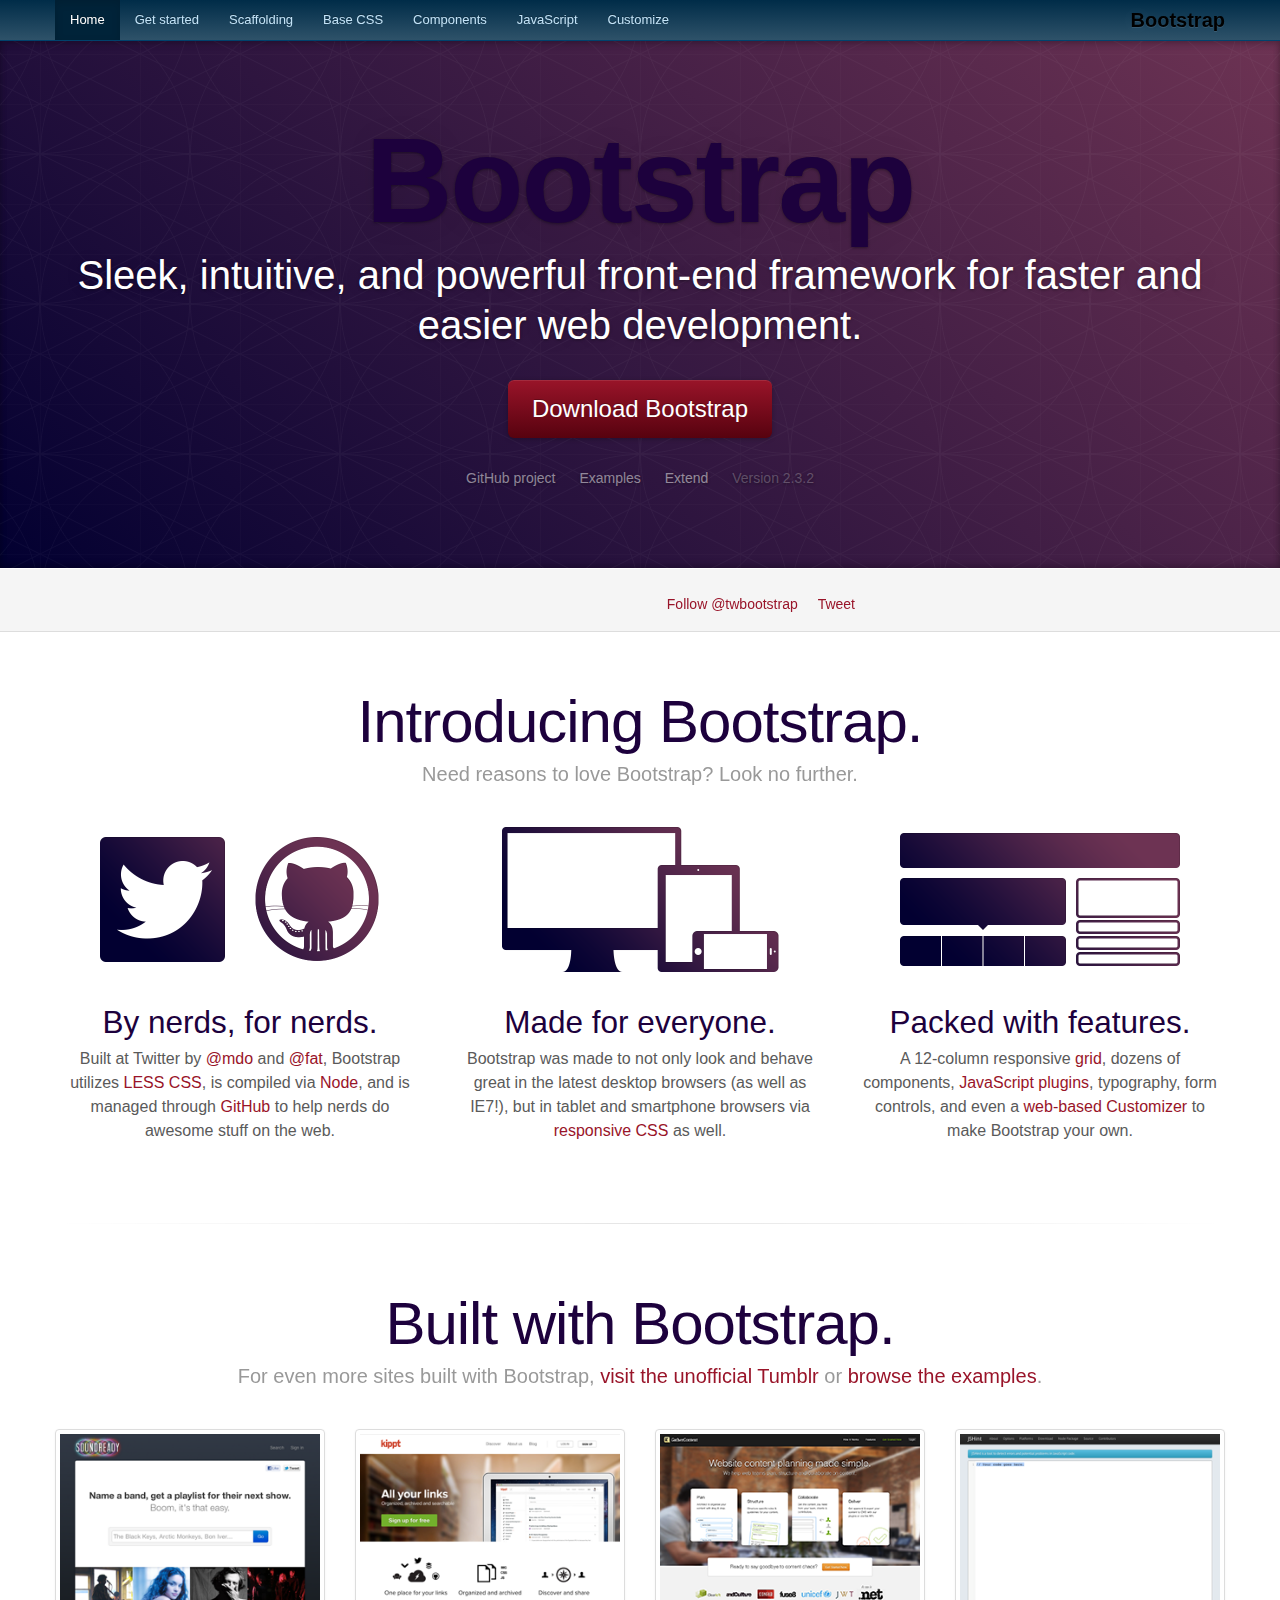
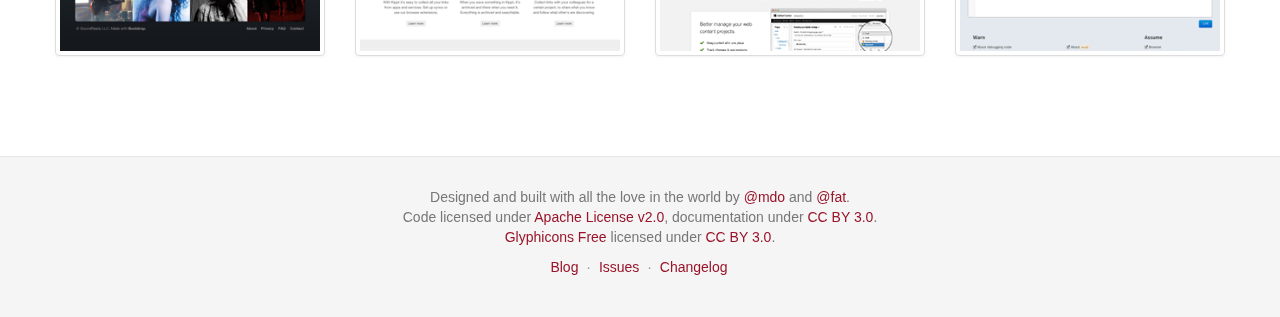
<file: bootstrap-2.3.2-master/docs/index.html>
<!DOCTYPE html>
<html lang="en">
  <head>
    <meta charset="utf-8">
    <title>Bootstrap</title>
    <meta name="viewport" content="width=device-width, initial-scale=1.0">
    <meta name="description" content="">
    <meta name="author" content="">

    <!-- Le styles -->
    <link href="assets/css/bootstrap.css" rel="stylesheet">
    <link href="assets/css/bootstrap-responsive.css" rel="stylesheet">
    <link href="assets/css/docs.css" rel="stylesheet">
    <link href="assets/js/google-code-prettify/prettify.css" rel="stylesheet">

    <!-- Le HTML5 shim, for IE6-8 support of HTML5 elements -->
    <!--[if lt IE 9]>
      <script src="assets/js/html5shiv.js"></script>
    <![endif]-->

    <!-- Le fav and touch icons -->
    <link rel="apple-touch-icon-precomposed" sizes="144x144" href="assets/ico/apple-touch-icon-144-precomposed.png">
    <link rel="apple-touch-icon-precomposed" sizes="114x114" href="assets/ico/apple-touch-icon-114-precomposed.png">
      <link rel="apple-touch-icon-precomposed" sizes="72x72" href="assets/ico/apple-touch-icon-72-precomposed.png">
                    <link rel="apple-touch-icon-precomposed" href="assets/ico/apple-touch-icon-57-precomposed.png">
                                   <link rel="shortcut icon" href="assets/ico/favicon.png">

  </head>

  <body data-spy="scroll" data-target=".bs-docs-sidebar">

    <!-- Navbar
    ================================================== -->
    <div class="navbar navbar-inverse navbar-fixed-top">
      <div class="navbar-inner">
        <div class="container">
          <button type="button" class="btn btn-navbar" data-toggle="collapse" data-target=".nav-collapse">
            <span class="icon-bar"></span>
            <span class="icon-bar"></span>
            <span class="icon-bar"></span>
          </button>
          <a class="brand" href="./index.html">Bootstrap</a>
          <div class="nav-collapse collapse">
            <ul class="nav">
              <li class="active">
                <a href="./index.html">Home</a>
              </li>
              <li class="">
                <a href="./getting-started.html">Get started</a>
              </li>
              <li class="">
                <a href="./scaffolding.html">Scaffolding</a>
              </li>
              <li class="">
                <a href="./base-css.html">Base CSS</a>
              </li>
              <li class="">
                <a href="./components.html">Components</a>
              </li>
              <li class="">
                <a href="./javascript.html">JavaScript</a>
              </li>
              <li class="">
                <a href="./customize.html">Customize</a>
              </li>
            </ul>
          </div>
        </div>
      </div>
    </div>

<div class="jumbotron masthead">
  <div class="container">
    <h1>Bootstrap</h1>
    <p>Sleek, intuitive, and powerful front-end framework for faster and easier web development.</p>
    <p>
      <a href="https://github.com/twbs/bootstrap/archive/v2.3.2.zip" class="btn btn-primary btn-large" >Download Bootstrap</a>
    </p>
    <ul class="masthead-links">
      <li>
        <a href="http://github.com/twbs/bootstrap" >GitHub project</a>
      </li>
      <li>
        <a href="./getting-started.html#examples" >Examples</a>
      </li>
      <li>
        <a href="./extend.html" >Extend</a>
      </li>
      <li>
        Version 2.3.2
      </li>
    </ul>
  </div>
</div>

<div class="bs-docs-social">
  <div class="container">
    <ul class="bs-docs-social-buttons">
      <li>
        <iframe class="github-btn" src="http://ghbtns.com/github-btn.html?user=twbs&repo=bootstrap&type=watch&count=true" allowtransparency="true" frameborder="0" scrolling="0" width="100px" height="20px"></iframe>
      </li>
      <li>
        <iframe class="github-btn" src="http://ghbtns.com/github-btn.html?user=twbs&repo=bootstrap&type=fork&count=true" allowtransparency="true" frameborder="0" scrolling="0" width="102px" height="20px"></iframe>
      </li>
      <li class="follow-btn">
        <a href="https://twitter.com/twbootstrap" class="twitter-follow-button" data-link-color="#0069D6" data-show-count="true">Follow @twbootstrap</a>
      </li>
      <li class="tweet-btn">
        <a href="https://twitter.com/share" class="twitter-share-button" data-url="http://getbootstrap.com" data-count="horizontal" data-via="twbootstrap" data-related="mdo:Creator of Bootstrap">Tweet</a>
      </li>
    </ul>
  </div>
</div>

<div class="container">

  <div class="marketing">

    <h1>Introducing Bootstrap.</h1>
    <p class="marketing-byline">Need reasons to love Bootstrap? Look no further.</p>

    <div class="row-fluid">
      <div class="span4">
        <img class="marketing-img" src="assets/img/bs-docs-twitter-github.png">
        <h2>By nerds, for nerds.</h2>
        <p>Built at Twitter by <a href="http://twitter.com/mdo">@mdo</a> and <a href="http://twitter.com/fat">@fat</a>, Bootstrap utilizes <a href="http://lesscss.org">LESS CSS</a>, is compiled via <a href="http://nodejs.org">Node</a>, and is managed through <a href="http://github.com">GitHub</a> to help nerds do awesome stuff on the web.</p>
      </div>
      <div class="span4">
        <img class="marketing-img" src="assets/img/bs-docs-responsive-illustrations.png">
        <h2>Made for everyone.</h2>
        <p>Bootstrap was made to not only look and behave great in the latest desktop browsers (as well as IE7!), but in tablet and smartphone browsers via <a href="./scaffolding.html#responsive">responsive CSS</a> as well.</p>
      </div>
      <div class="span4">
        <img class="marketing-img" src="assets/img/bs-docs-bootstrap-features.png">
        <h2>Packed with features.</h2>
        <p>A 12-column responsive <a href="./scaffolding.html#gridSystem">grid</a>, dozens of components, <a href="./javascript.html">JavaScript plugins</a>, typography, form controls, and even a <a href="./customize.html">web-based Customizer</a> to make Bootstrap your own.</p>
      </div>
    </div>

    <hr class="soften">

    <h1>Built with Bootstrap.</h1>
    <p class="marketing-byline">For even more sites built with Bootstrap, <a href="http://builtwithbootstrap.tumblr.com/" target="_blank">visit the unofficial Tumblr</a> or <a href="./getting-started.html#examples">browse the examples</a>.</p>
    <div class="row-fluid">
      <ul class="thumbnails example-sites">
        <li class="span3">
          <a class="thumbnail" href="http://soundready.fm/" target="_blank">
            <img src="assets/img/example-sites/soundready.png" alt="SoundReady.fm">
          </a>
        </li>
        <li class="span3">
          <a class="thumbnail" href="http://kippt.com/" target="_blank">
            <img src="assets/img/example-sites/kippt.png" alt="Kippt">
          </a>
        </li>
        <li class="span3">
          <a class="thumbnail" href="http://www.gathercontent.com/" target="_blank">
            <img src="assets/img/example-sites/gathercontent.png" alt="Gather Content">
          </a>
        </li>
        <li class="span3">
          <a class="thumbnail" href="http://www.jshint.com/" target="_blank">
            <img src="assets/img/example-sites/jshint.png" alt="JS Hint">
          </a>
        </li>
      </ul>
     </div>

  </div>

</div>



    <!-- Footer
    ================================================== -->
    <footer class="footer">
      <div class="container">
        <p>Designed and built with all the love in the world by <a href="http://twitter.com/mdo" target="_blank">@mdo</a> and <a href="http://twitter.com/fat" target="_blank">@fat</a>.</p>
        <p>Code licensed under <a href="http://www.apache.org/licenses/LICENSE-2.0" target="_blank">Apache License v2.0</a>, documentation under <a href="http://creativecommons.org/licenses/by/3.0/">CC BY 3.0</a>.</p>
        <p><a href="http://glyphicons.com">Glyphicons Free</a> licensed under <a href="http://creativecommons.org/licenses/by/3.0/">CC BY 3.0</a>.</p>
        <ul class="footer-links">
          <li><a href="http://blog.getbootstrap.com">Blog</a></li>
          <li class="muted">&middot;</li>
          <li><a href="https://github.com/twbs/bootstrap/issues?state=open">Issues</a></li>
          <li class="muted">&middot;</li>
          <li><a href="https://github.com/twbs/bootstrap/releases">Changelog</a></li>
        </ul>
      </div>
    </footer>



    <!-- Le javascript
    ================================================== -->
    <!-- Placed at the end of the document so the pages load faster -->
    <script type="text/javascript" src="http://platform.twitter.com/widgets.js"></script>
    <script src="assets/js/jquery.js"></script>
    <script src="assets/js/bootstrap-transition.js"></script>
    <script src="assets/js/bootstrap-alert.js"></script>
    <script src="assets/js/bootstrap-modal.js"></script>
    <script src="assets/js/bootstrap-dropdown.js"></script>
    <script src="assets/js/bootstrap-scrollspy.js"></script>
    <script src="assets/js/bootstrap-tab.js"></script>
    <script src="assets/js/bootstrap-tooltip.js"></script>
    <script src="assets/js/bootstrap-popover.js"></script>
    <script src="assets/js/bootstrap-button.js"></script>
    <script src="assets/js/bootstrap-collapse.js"></script>
    <script src="assets/js/bootstrap-carousel.js"></script>
    <script src="assets/js/bootstrap-typeahead.js"></script>
    <script src="assets/js/bootstrap-affix.js"></script>

    <script src="assets/js/holder/holder.js"></script>
    <script src="assets/js/google-code-prettify/prettify.js"></script>

    <script src="assets/js/application.js"></script>



  </body>
</html>
</file>
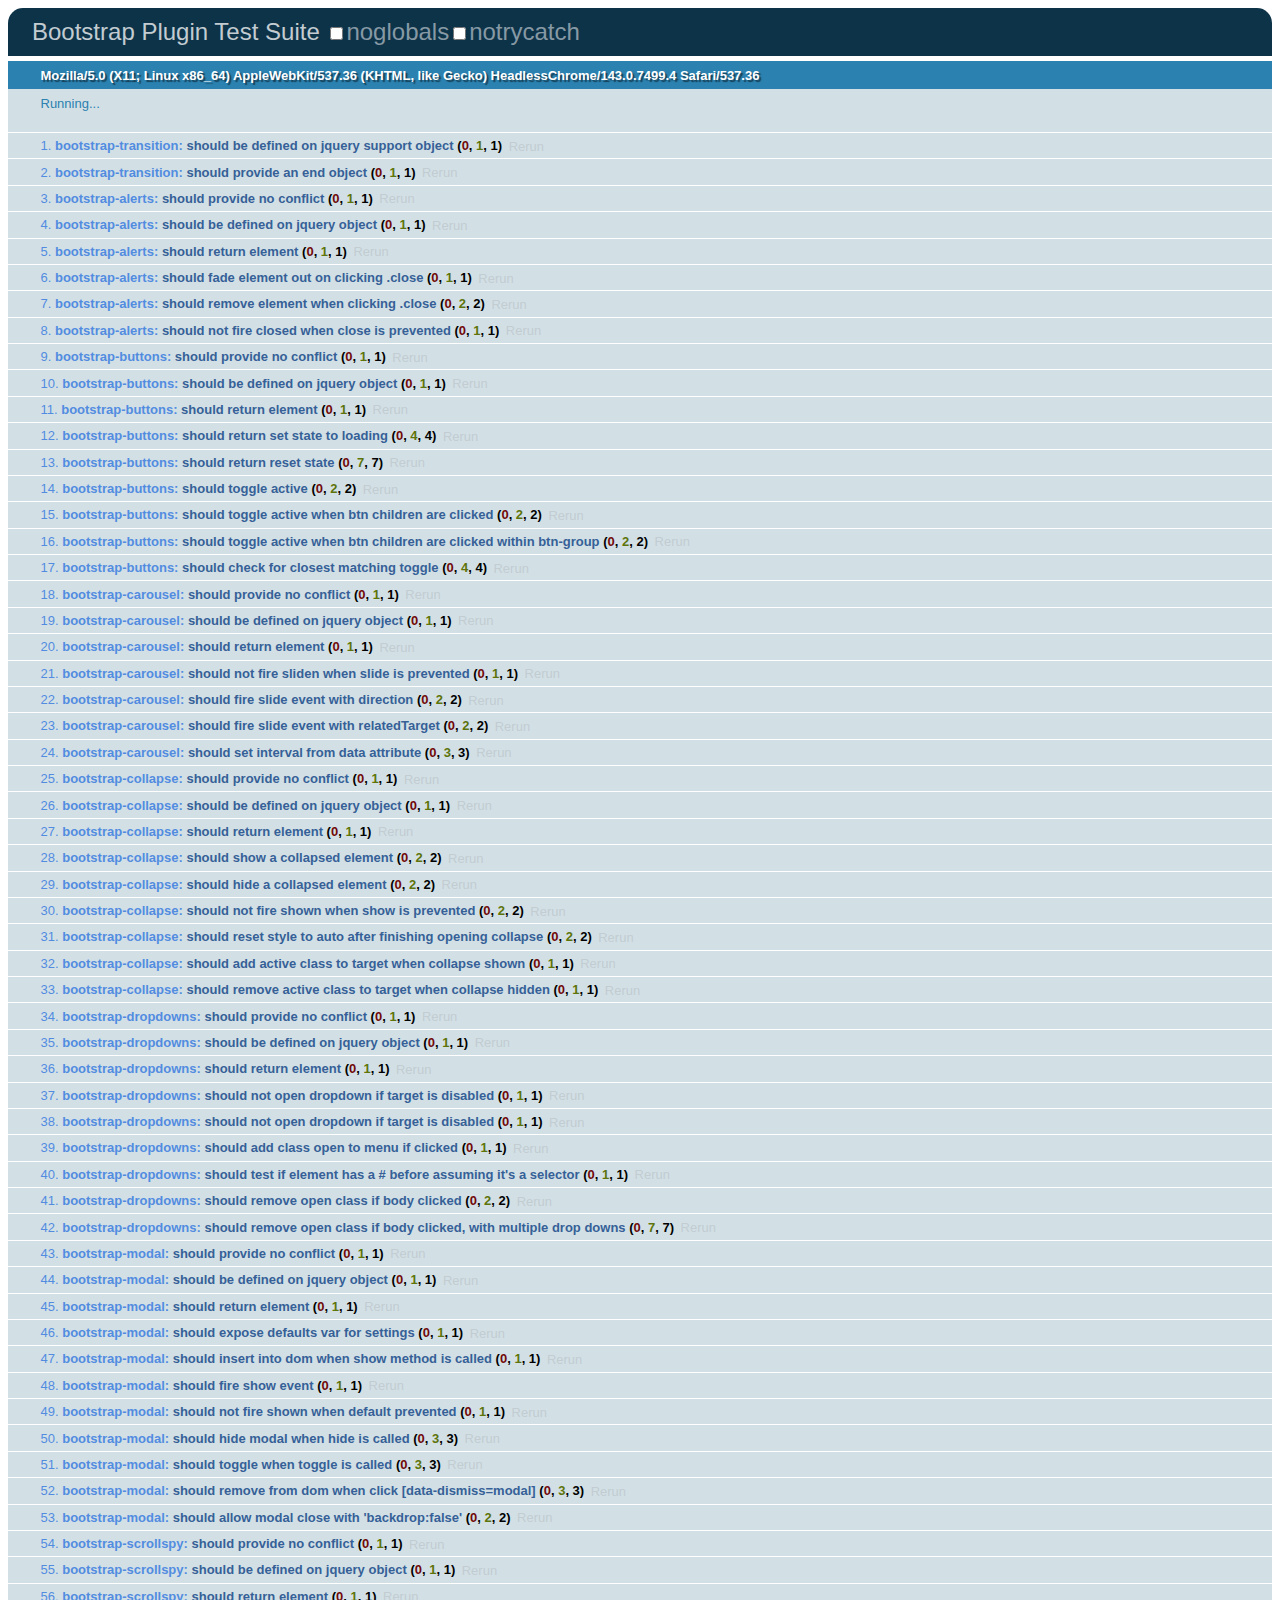
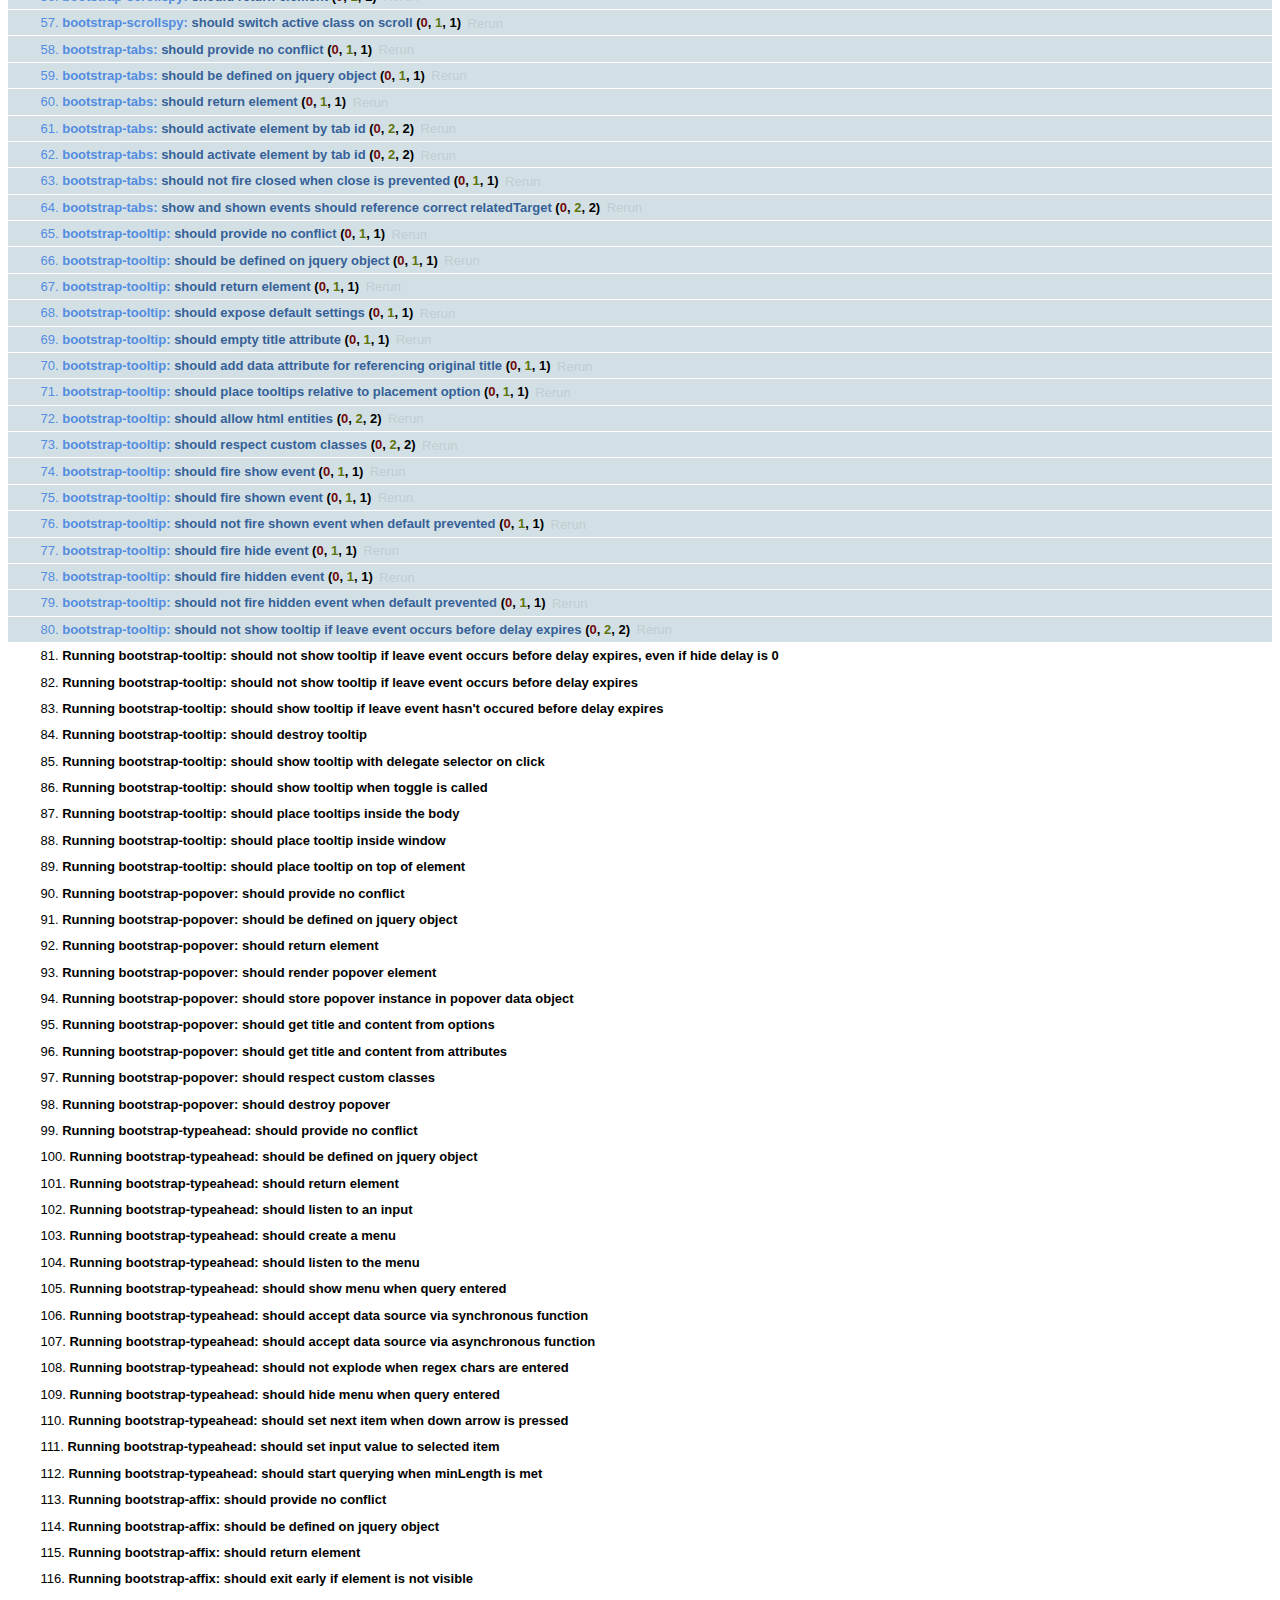
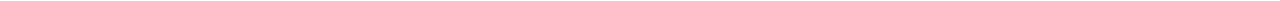
<file: bootstrap-2.3.2-master/js/tests/index.html>
<!DOCTYPE HTML>
<html>
<head>
  <title>Bootstrap Plugin Test Suite</title>

  <!-- jquery -->
  <!--<script src="http://code.jquery.com/jquery-1.7.min.js"></script>-->
  <script src="vendor/jquery.js"></script>

  <!-- qunit -->
  <link rel="stylesheet" href="vendor/qunit.css" type="text/css" media="screen" />
  <script src="vendor/qunit.js"></script>

  <!-- phantomjs logging script-->
  <script src="unit/bootstrap-phantom.js"></script>

  <!--  plugin sources -->
  <script src="../../js/bootstrap-transition.js"></script>
  <script src="../../js/bootstrap-alert.js"></script>
  <script src="../../js/bootstrap-button.js"></script>
  <script src="../../js/bootstrap-carousel.js"></script>
  <script src="../../js/bootstrap-collapse.js"></script>
  <script src="../../js/bootstrap-dropdown.js"></script>
  <script src="../../js/bootstrap-modal.js"></script>
  <script src="../../js/bootstrap-scrollspy.js"></script>
  <script src="../../js/bootstrap-tab.js"></script>
  <script src="../../js/bootstrap-tooltip.js"></script>
  <script src="../../js/bootstrap-popover.js"></script>
  <script src="../../js/bootstrap-typeahead.js"></script>
  <script src="../../js/bootstrap-affix.js"></script>

  <!-- unit tests -->
  <script src="unit/bootstrap-transition.js"></script>
  <script src="unit/bootstrap-alert.js"></script>
  <script src="unit/bootstrap-button.js"></script>
  <script src="unit/bootstrap-carousel.js"></script>
  <script src="unit/bootstrap-collapse.js"></script>
  <script src="unit/bootstrap-dropdown.js"></script>
  <script src="unit/bootstrap-modal.js"></script>
  <script src="unit/bootstrap-scrollspy.js"></script>
  <script src="unit/bootstrap-tab.js"></script>
  <script src="unit/bootstrap-tooltip.js"></script>
  <script src="unit/bootstrap-popover.js"></script>
  <script src="unit/bootstrap-typeahead.js"></script>
  <script src="unit/bootstrap-affix.js"></script>
</head>
<body>
  <div>
    <h1 id="qunit-header">Bootstrap Plugin Test Suite</h1>
    <h2 id="qunit-banner"></h2>
    <h2 id="qunit-userAgent"></h2>
    <ol id="qunit-tests"></ol>
    <div id="qunit-fixture"></div>
  </div>
</body>
</html>
</file>
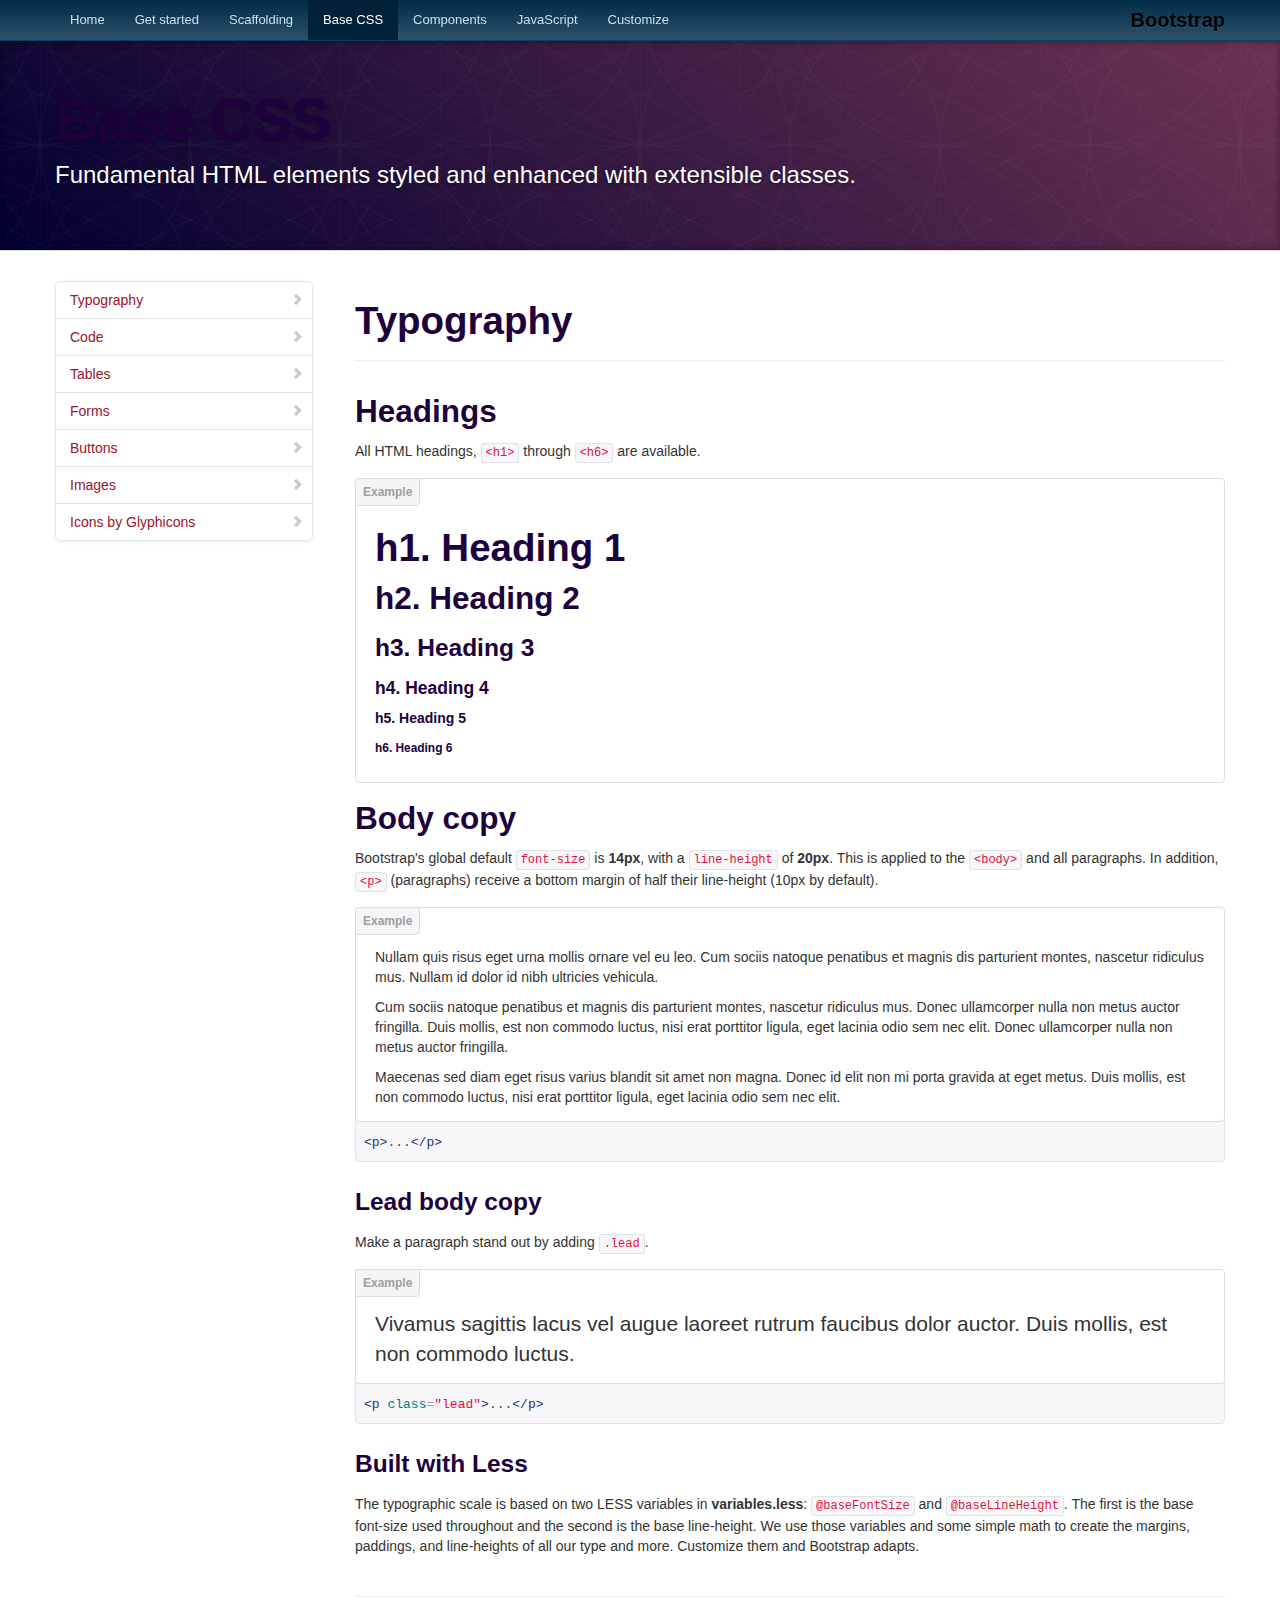
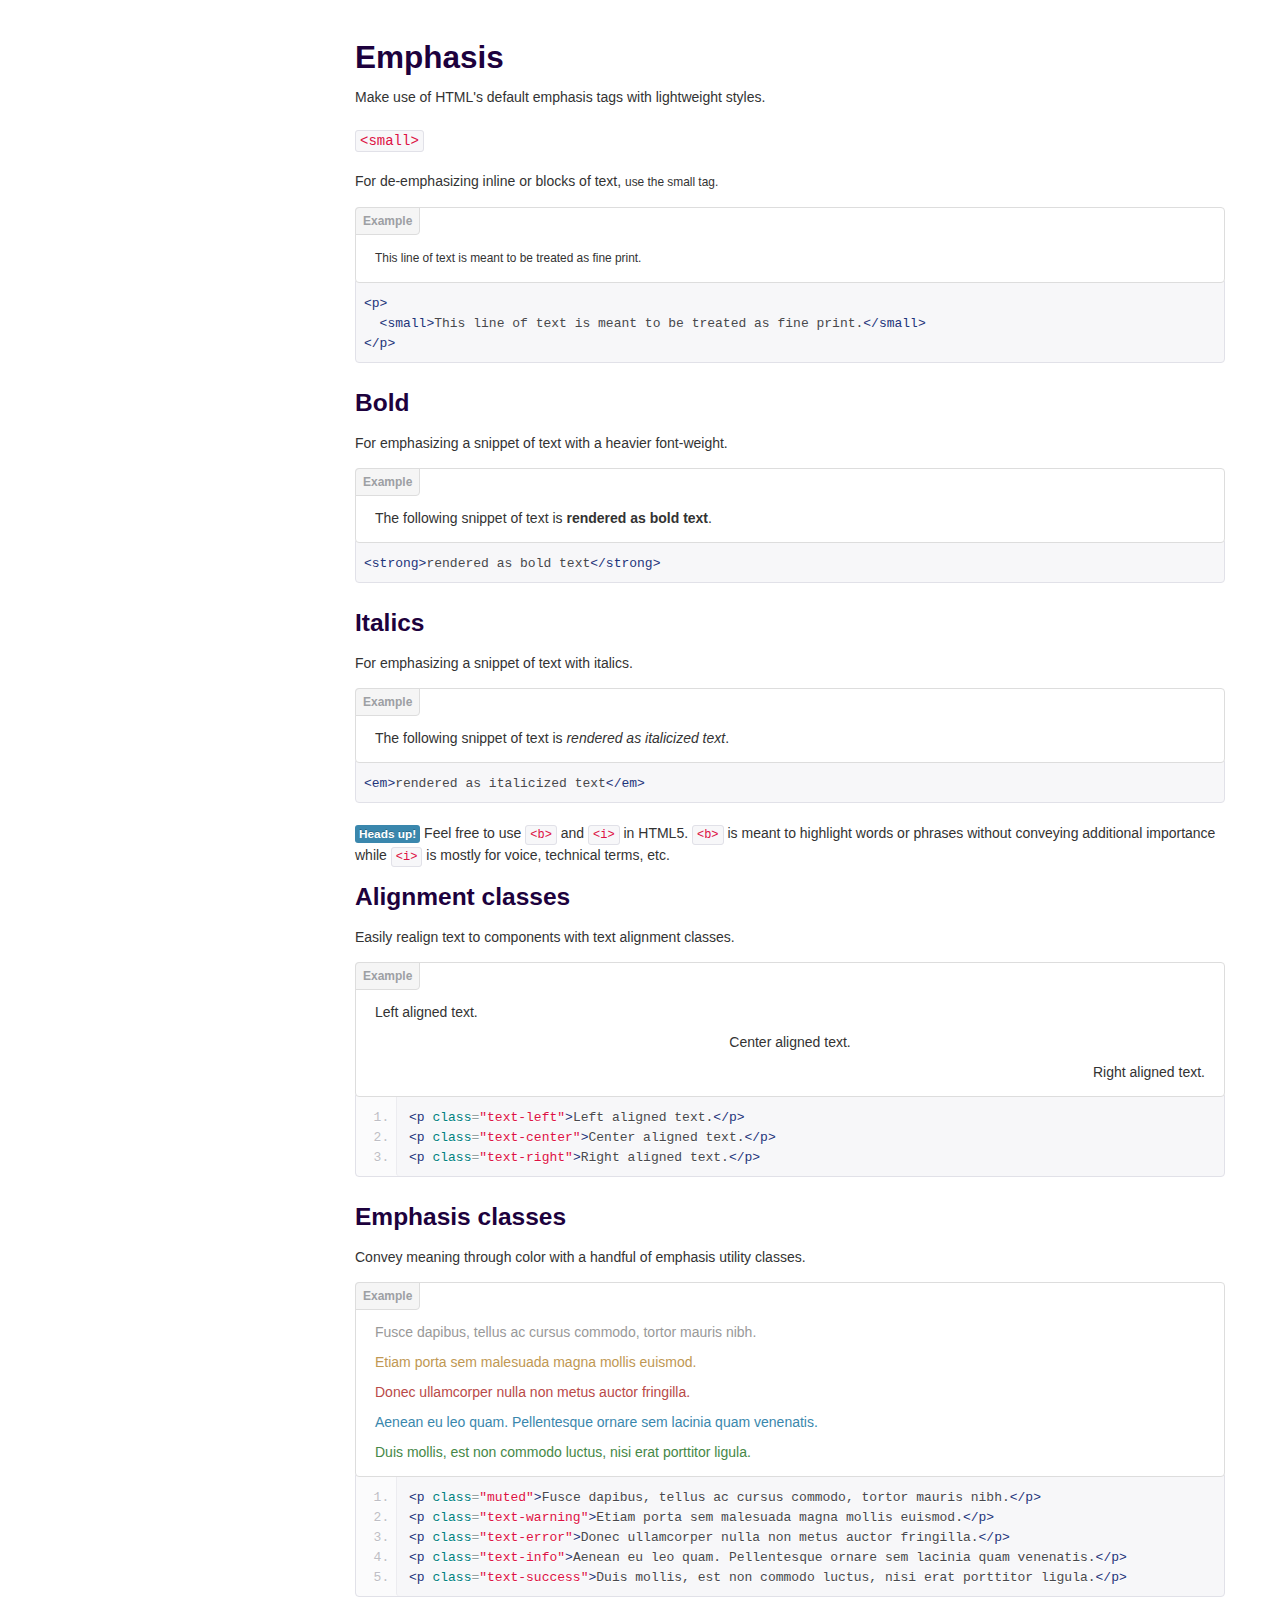
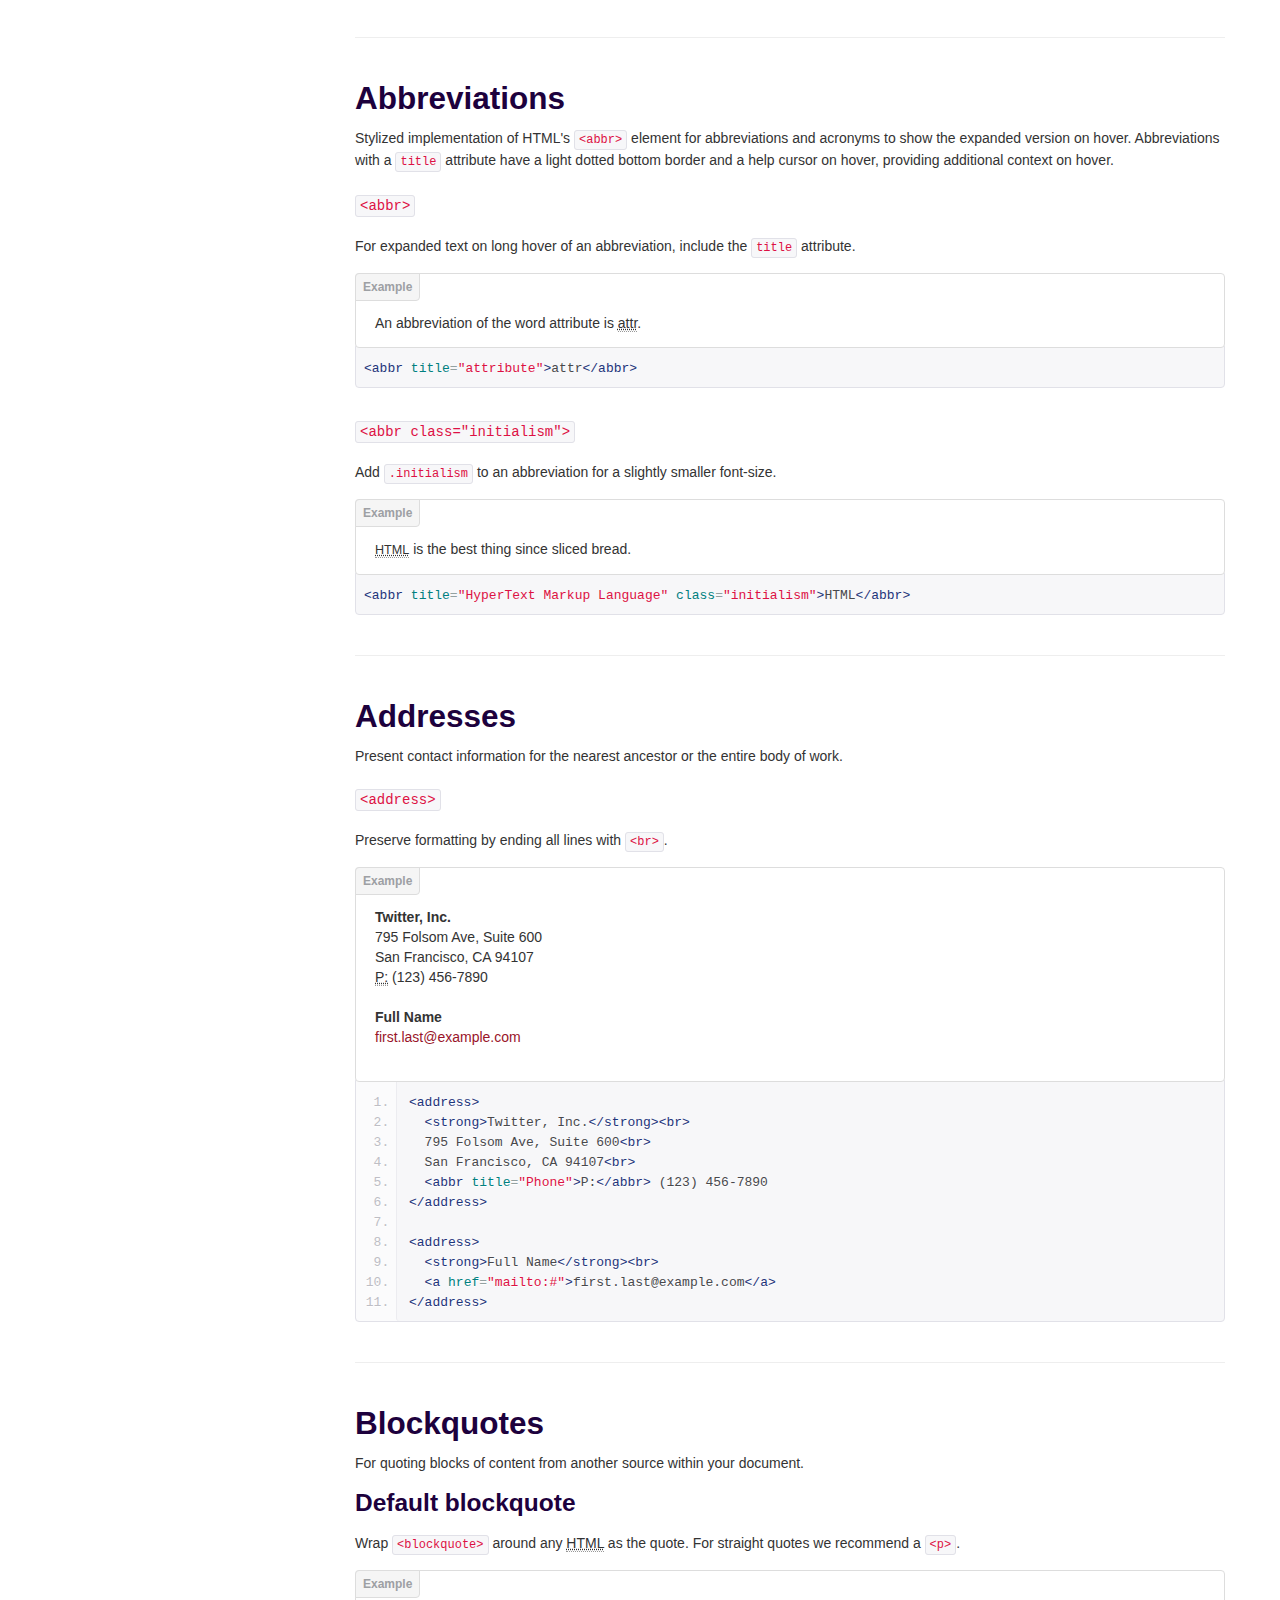
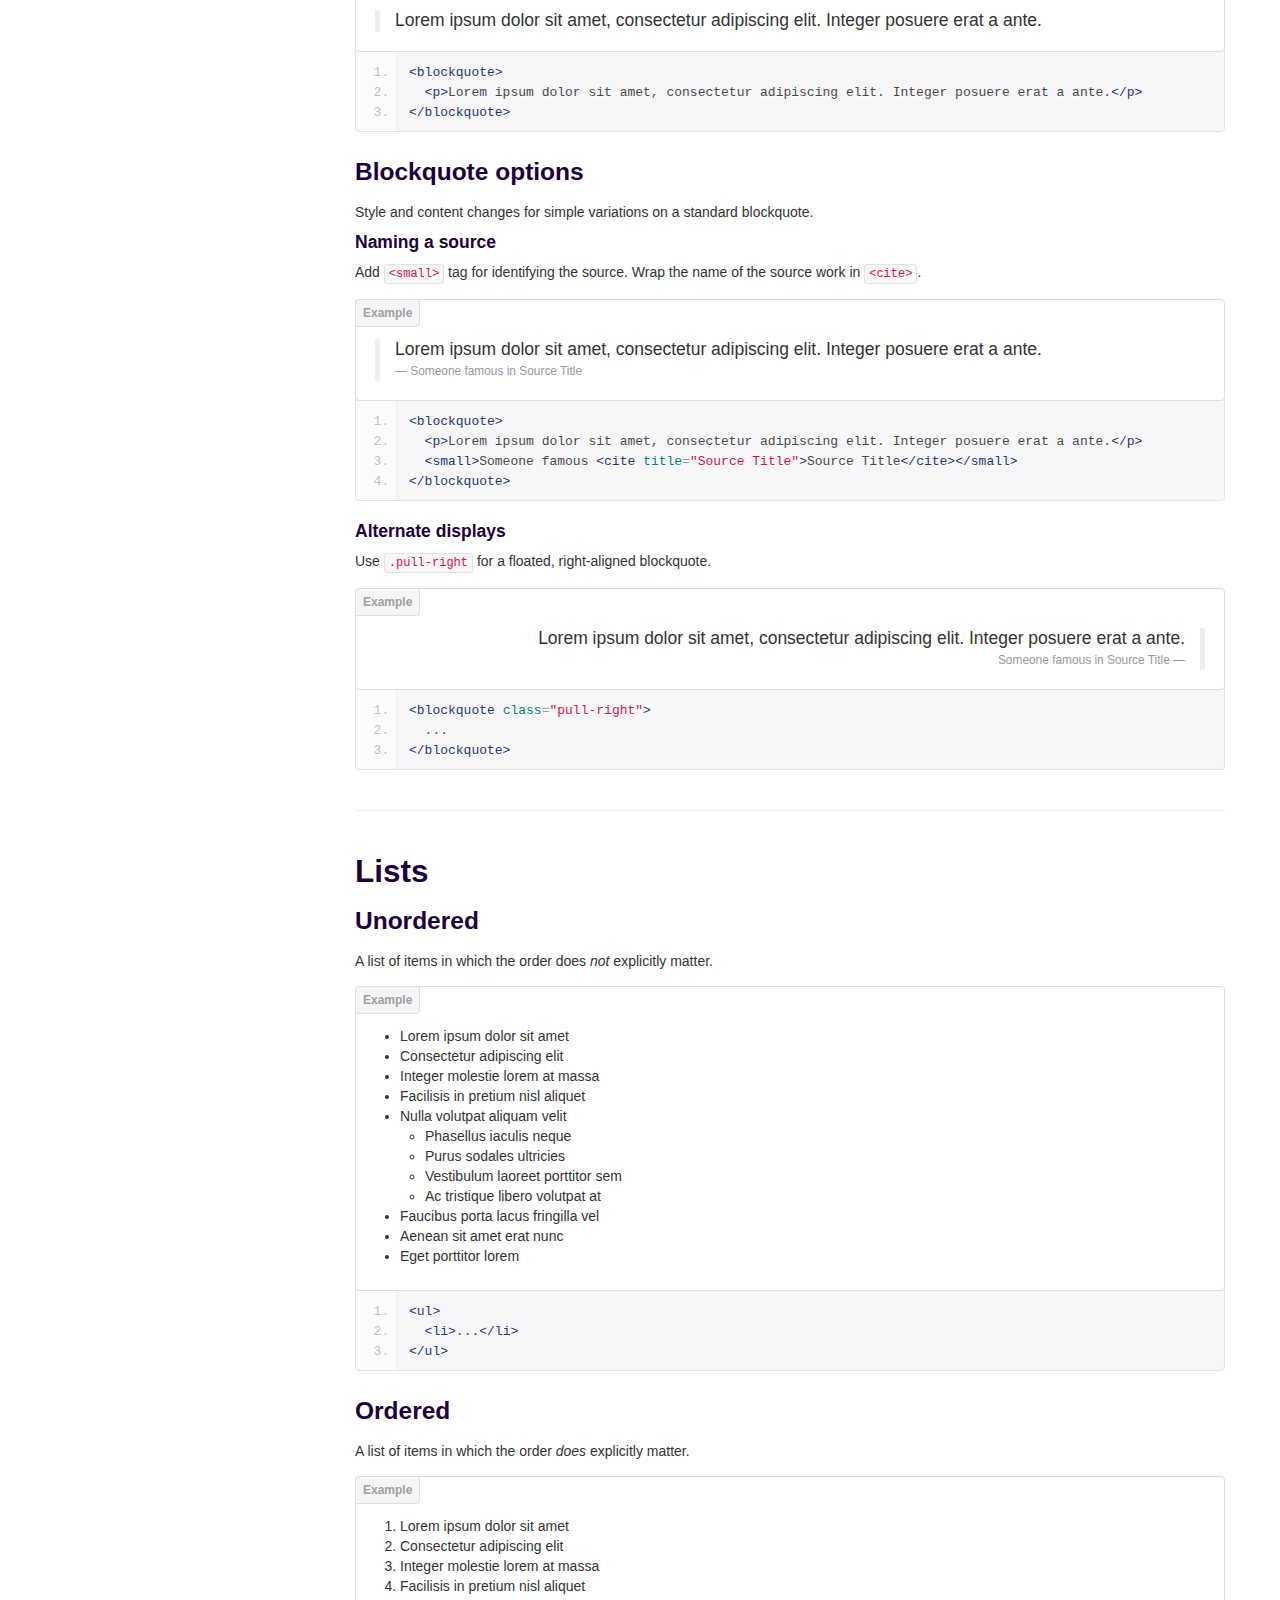
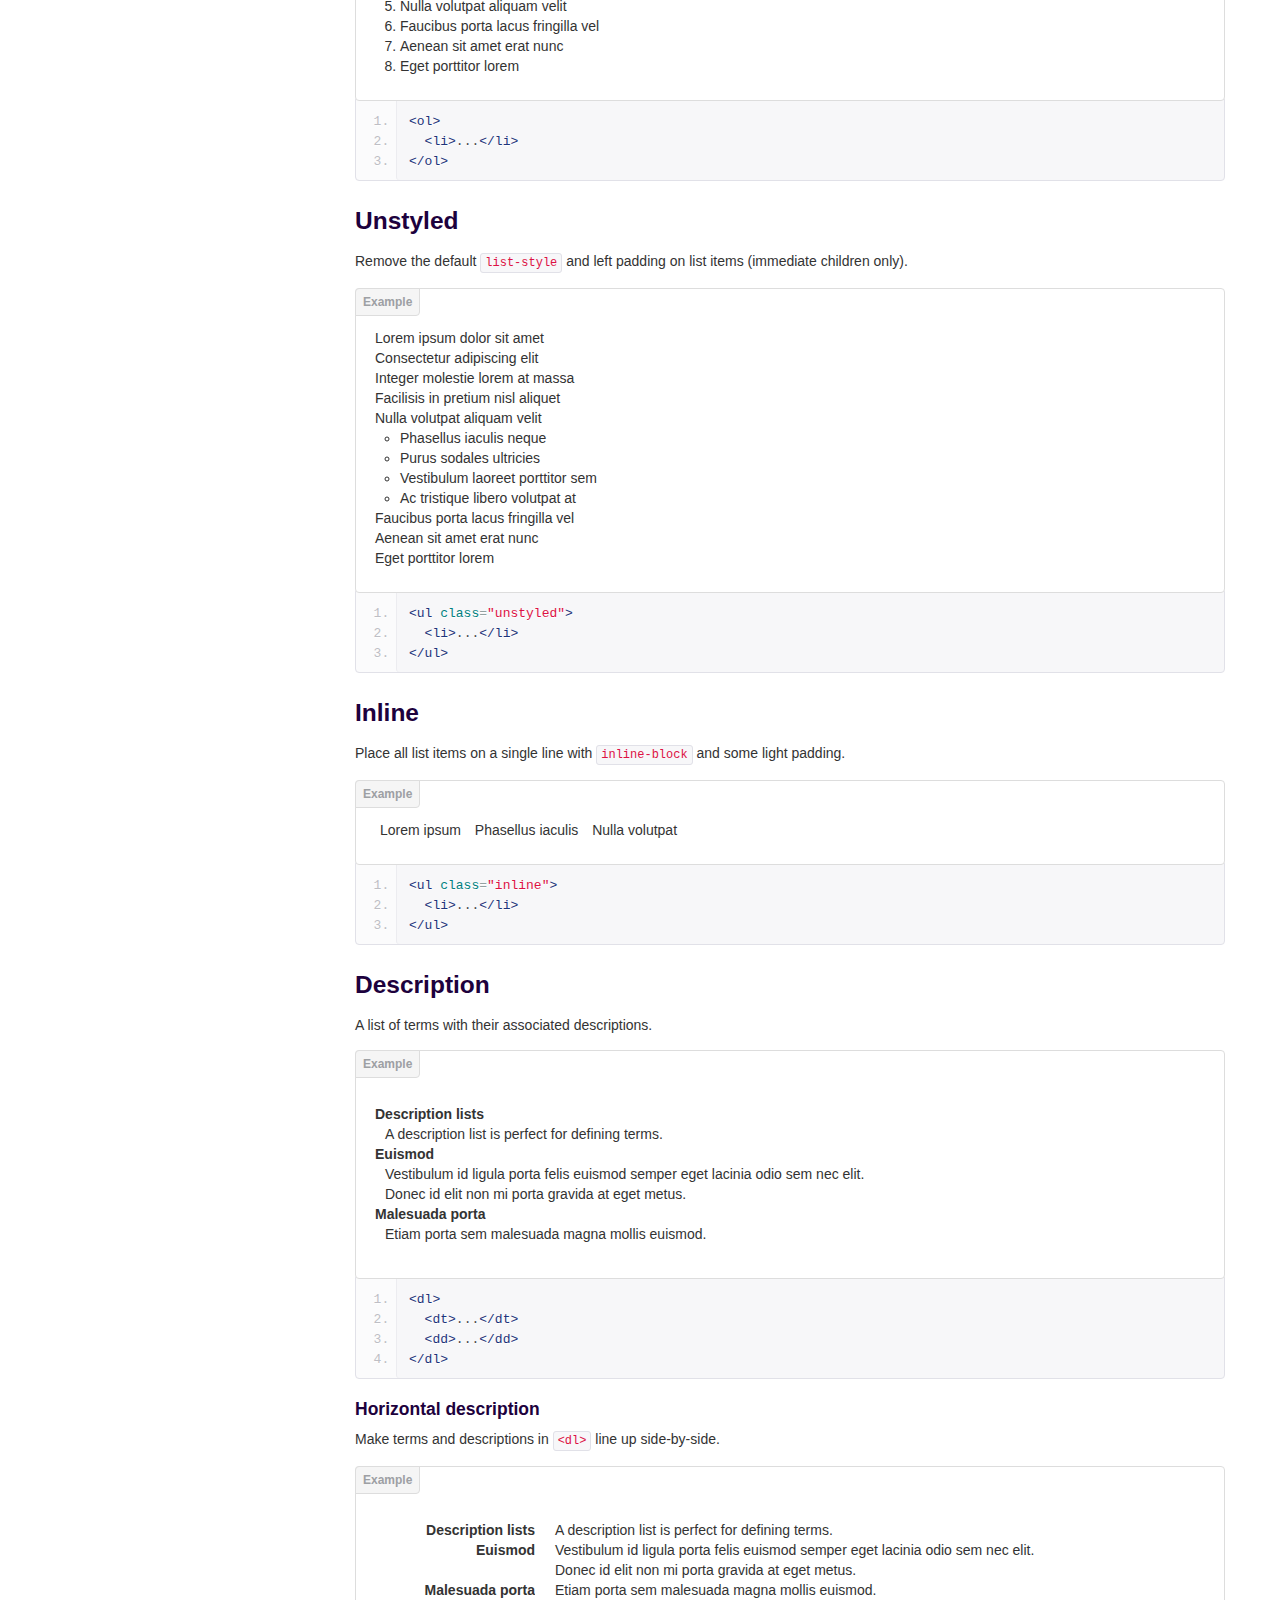
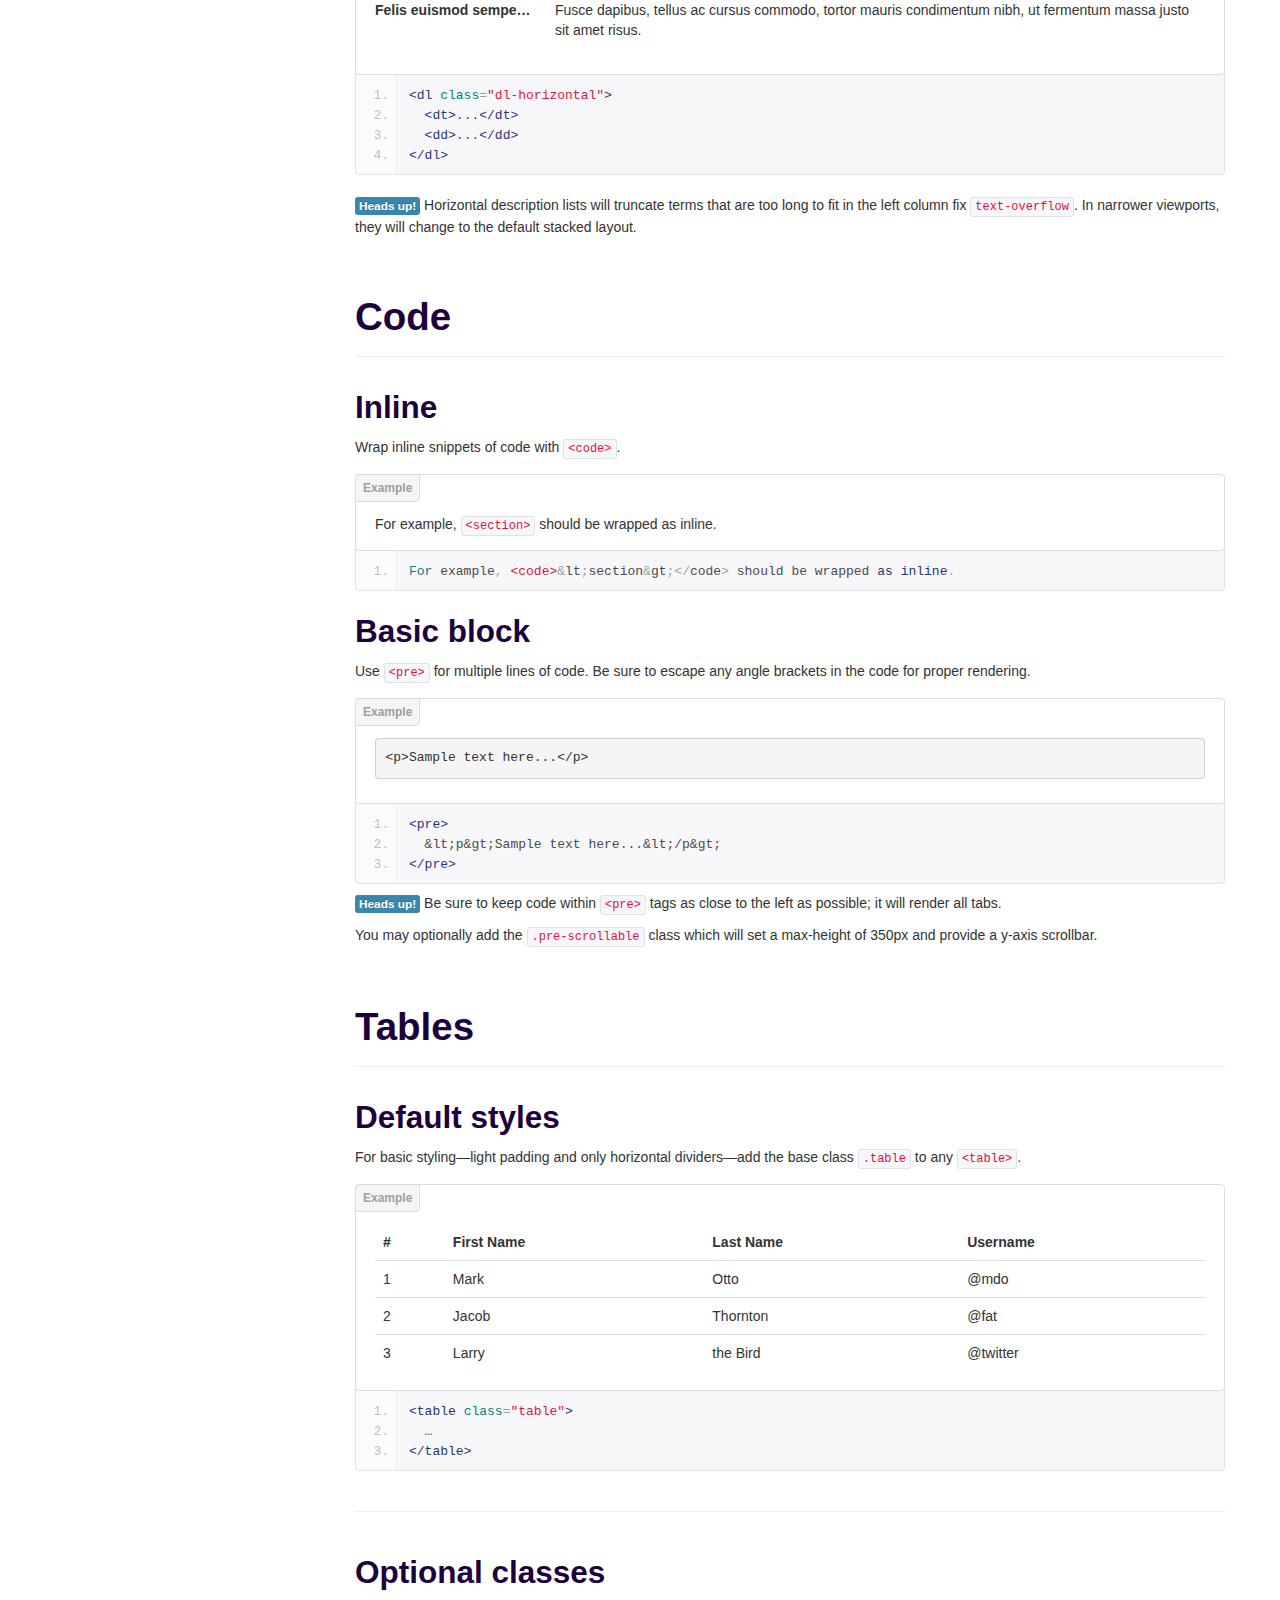
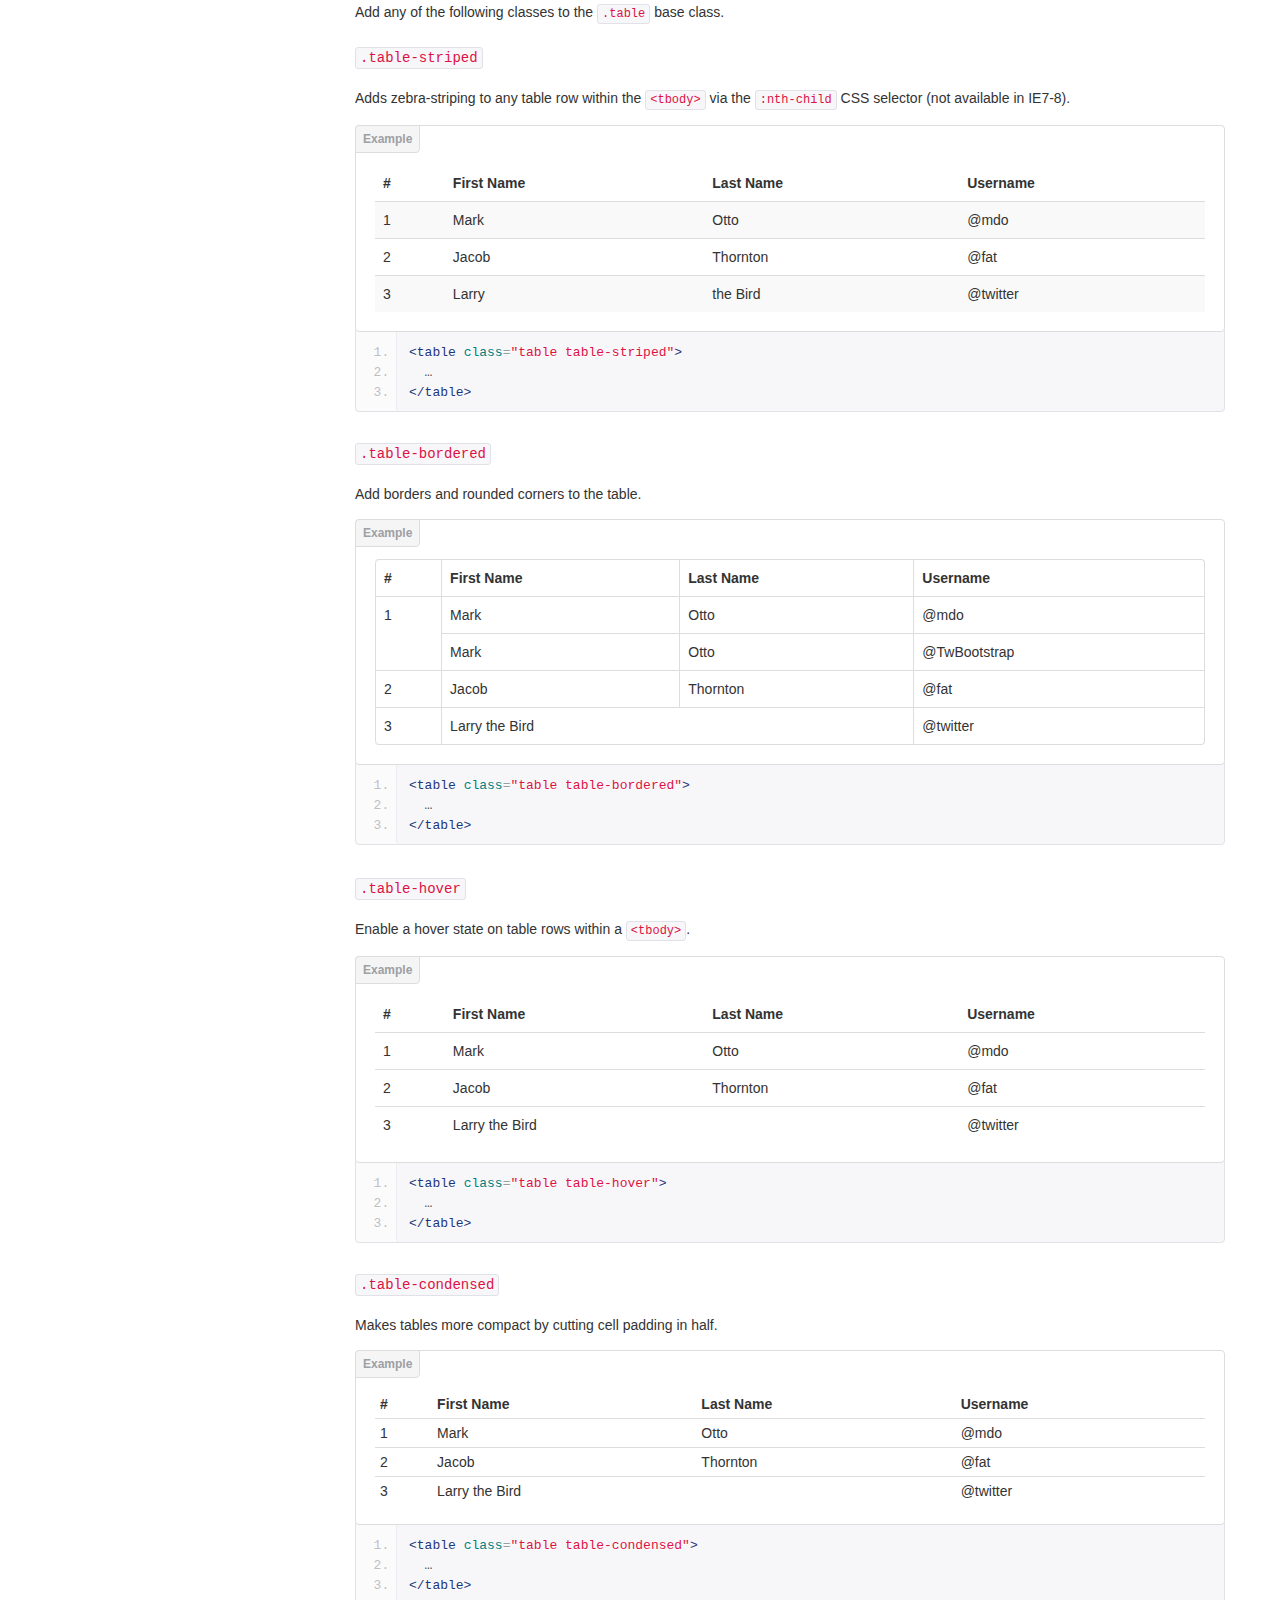
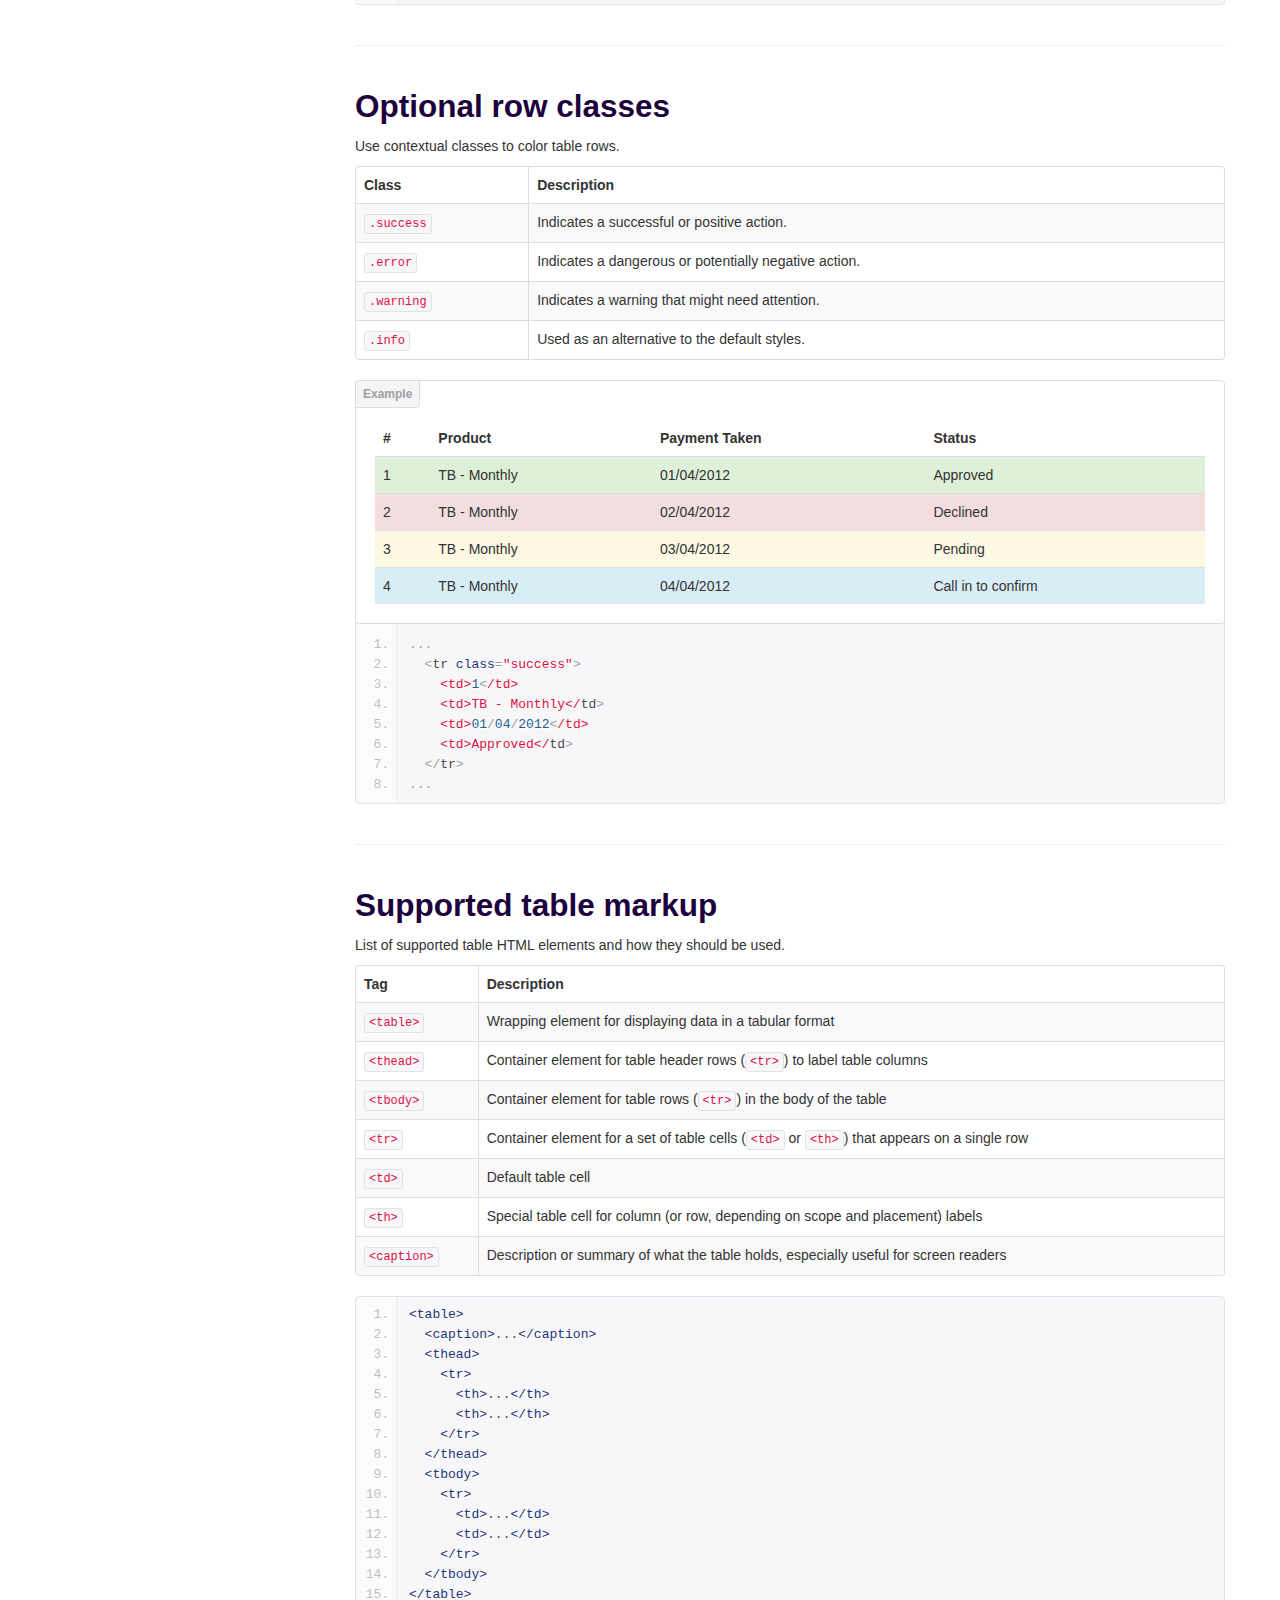
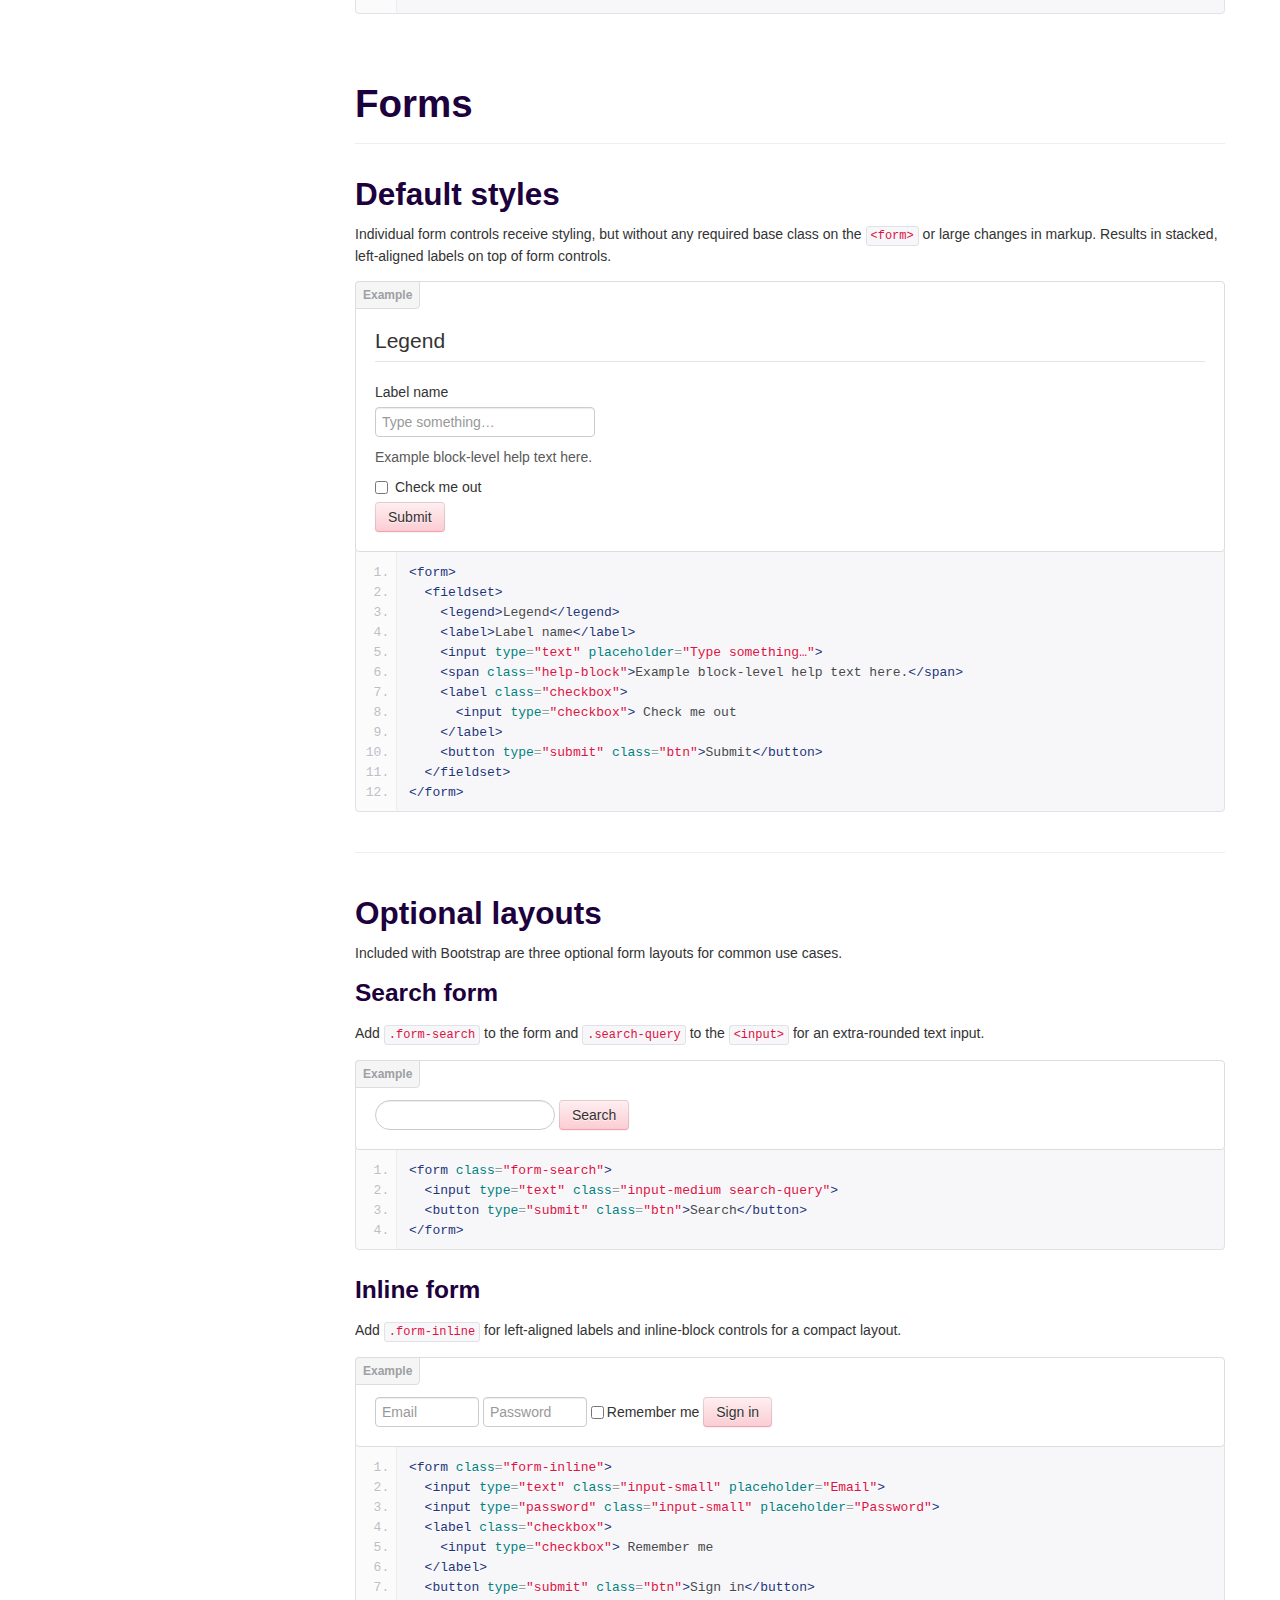
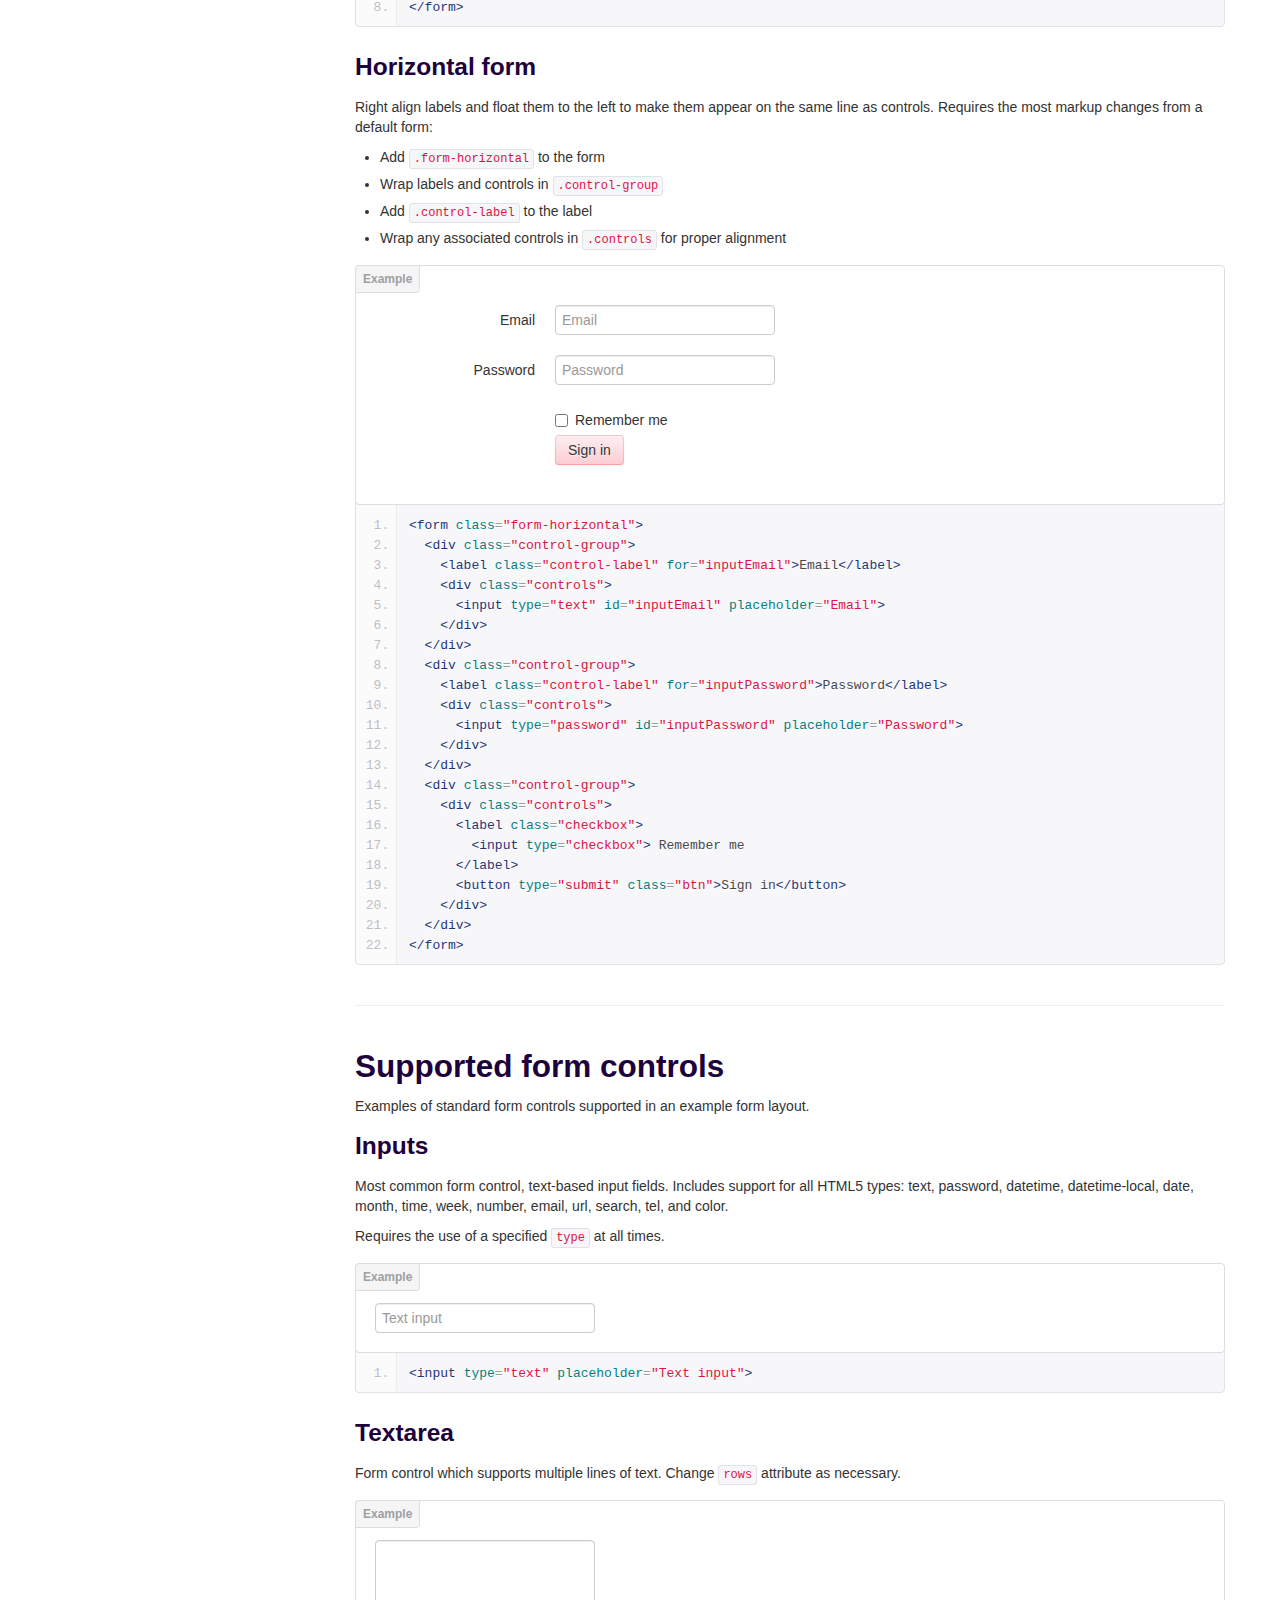
<file: bootstrap-2.3.2-master/docs/base-css.html>
<!DOCTYPE html>
<html lang="en">
  <head>
    <meta charset="utf-8">
    <title>Base · Bootstrap</title>
    <meta name="viewport" content="width=device-width, initial-scale=1.0">
    <meta name="description" content="">
    <meta name="author" content="">

    <!-- Le styles -->
    <link href="assets/css/bootstrap.css" rel="stylesheet">
    <link href="assets/css/bootstrap-responsive.css" rel="stylesheet">
    <link href="assets/css/docs.css" rel="stylesheet">
    <link href="assets/js/google-code-prettify/prettify.css" rel="stylesheet">

    <!-- Le HTML5 shim, for IE6-8 support of HTML5 elements -->
    <!--[if lt IE 9]>
      <script src="assets/js/html5shiv.js"></script>
    <![endif]-->

    <!-- Le fav and touch icons -->
    <link rel="apple-touch-icon-precomposed" sizes="144x144" href="assets/ico/apple-touch-icon-144-precomposed.png">
    <link rel="apple-touch-icon-precomposed" sizes="114x114" href="assets/ico/apple-touch-icon-114-precomposed.png">
      <link rel="apple-touch-icon-precomposed" sizes="72x72" href="assets/ico/apple-touch-icon-72-precomposed.png">
                    <link rel="apple-touch-icon-precomposed" href="assets/ico/apple-touch-icon-57-precomposed.png">
                                   <link rel="shortcut icon" href="assets/ico/favicon.png">

  </head>

  <body data-spy="scroll" data-target=".bs-docs-sidebar">

    <!-- Navbar
    ================================================== -->
    <div class="navbar navbar-inverse navbar-fixed-top">
      <div class="navbar-inner">
        <div class="container">
          <button type="button" class="btn btn-navbar" data-toggle="collapse" data-target=".nav-collapse">
            <span class="icon-bar"></span>
            <span class="icon-bar"></span>
            <span class="icon-bar"></span>
          </button>
          <a class="brand" href="./index.html">Bootstrap</a>
          <div class="nav-collapse collapse">
            <ul class="nav">
              <li class="">
                <a href="./index.html">Home</a>
              </li>
              <li class="">
                <a href="./getting-started.html">Get started</a>
              </li>
              <li class="">
                <a href="./scaffolding.html">Scaffolding</a>
              </li>
              <li class="active">
                <a href="./base-css.html">Base CSS</a>
              </li>
              <li class="">
                <a href="./components.html">Components</a>
              </li>
              <li class="">
                <a href="./javascript.html">JavaScript</a>
              </li>
              <li class="">
                <a href="./customize.html">Customize</a>
              </li>
            </ul>
          </div>
        </div>
      </div>
    </div>

<!-- Subhead
================================================== -->
<header class="jumbotron subhead" id="overview">
  <div class="container">
    <h1>Base CSS</h1>
    <p class="lead">Fundamental HTML elements styled and enhanced with extensible classes.</p>
  </div>
</header>


  <div class="container">

    <!-- Docs nav
    ================================================== -->
    <div class="row">
      <div class="span3 bs-docs-sidebar">
        <ul class="nav nav-list bs-docs-sidenav">
          <li><a href="#typography"><i class="icon-chevron-right"></i> Typography</a></li>
          <li><a href="#code"><i class="icon-chevron-right"></i> Code</a></li>
          <li><a href="#tables"><i class="icon-chevron-right"></i> Tables</a></li>
          <li><a href="#forms"><i class="icon-chevron-right"></i> Forms</a></li>
          <li><a href="#buttons"><i class="icon-chevron-right"></i> Buttons</a></li>
          <li><a href="#images"><i class="icon-chevron-right"></i> Images</a></li>
          <li><a href="#icons"><i class="icon-chevron-right"></i> Icons by Glyphicons</a></li>
        </ul>
      </div>
      <div class="span9">



        <!-- Typography
        ================================================== -->
        <section id="typography">
          <div class="page-header">
            <h1>Typography</h1>
          </div>

          <h2 id="headings">Headings</h2>
          <p>All HTML headings, <code>&lt;h1&gt;</code> through <code>&lt;h6&gt;</code> are available.</p>
          <div class="bs-docs-example">
            <h1>h1. Heading 1</h1>
            <h2>h2. Heading 2</h2>
            <h3>h3. Heading 3</h3>
            <h4>h4. Heading 4</h4>
            <h5>h5. Heading 5</h5>
            <h6>h6. Heading 6</h6>
          </div>

          <h2 id="body-copy">Body copy</h2>
          <p>Bootstrap's global default <code>font-size</code> is <strong>14px</strong>, with a <code>line-height</code> of <strong>20px</strong>. This is applied to the <code>&lt;body&gt;</code> and all paragraphs. In addition, <code>&lt;p&gt;</code> (paragraphs) receive a bottom margin of half their line-height (10px by default).</p>
          <div class="bs-docs-example">
            <p>Nullam quis risus eget urna mollis ornare vel eu leo. Cum sociis natoque penatibus et magnis dis parturient montes, nascetur ridiculus mus. Nullam id dolor id nibh ultricies vehicula.</p>
            <p>Cum sociis natoque penatibus et magnis dis parturient montes, nascetur ridiculus mus. Donec ullamcorper nulla non metus auctor fringilla. Duis mollis, est non commodo luctus, nisi erat porttitor ligula, eget lacinia odio sem nec elit. Donec ullamcorper nulla non metus auctor fringilla.</p>
            <p>Maecenas sed diam eget risus varius blandit sit amet non magna. Donec id elit non mi porta gravida at eget metus. Duis mollis, est non commodo luctus, nisi erat porttitor ligula, eget lacinia odio sem nec elit.</p>
          </div>
          <pre class="prettyprint">&lt;p&gt;...&lt;/p&gt;</pre>

          <h3>Lead body copy</h3>
          <p>Make a paragraph stand out by adding <code>.lead</code>.</p>
          <div class="bs-docs-example">
            <p class="lead">Vivamus sagittis lacus vel augue laoreet rutrum faucibus dolor auctor. Duis mollis, est non commodo luctus.</p>
          </div>
          <pre class="prettyprint">&lt;p class="lead"&gt;...&lt;/p&gt;</pre>

          <h3>Built with Less</h3>
          <p>The typographic scale is based on two LESS variables in <strong>variables.less</strong>: <code>@baseFontSize</code> and <code>@baseLineHeight</code>. The first is the base font-size used throughout and the second is the base line-height. We use those variables and some simple math to create the margins, paddings, and line-heights of all our type and more. Customize them and Bootstrap adapts.</p>


          <hr class="bs-docs-separator">


          <h2 id="emphasis">Emphasis</h2>
          <p>Make use of HTML's default emphasis tags with lightweight styles.</p>

          <h3><code>&lt;small&gt;</code></h3>
          <p>For de-emphasizing inline or blocks of text, <small>use the small tag.</small></p>
          <div class="bs-docs-example">
            <p><small>This line of text is meant to be treated as fine print.</small></p>
          </div>
<pre class="prettyprint">
&lt;p&gt;
  &lt;small&gt;This line of text is meant to be treated as fine print.&lt;/small&gt;
&lt;/p&gt;
</pre>

          <h3>Bold</h3>
          <p>For emphasizing a snippet of text with a heavier font-weight.</p>
          <div class="bs-docs-example">
            <p>The following snippet of text is <strong>rendered as bold text</strong>.</p>
          </div>
          <pre class="prettyprint">&lt;strong&gt;rendered as bold text&lt;/strong&gt;</pre>

          <h3>Italics</h3>
          <p>For emphasizing a snippet of text with italics.</p>
          <div class="bs-docs-example">
            <p>The following snippet of text is <em>rendered as italicized text</em>.</p>
          </div>
          <pre class="prettyprint">&lt;em&gt;rendered as italicized text&lt;/em&gt;</pre>

          <p><span class="label label-info">Heads up!</span> Feel free to use <code>&lt;b&gt;</code> and <code>&lt;i&gt;</code> in HTML5. <code>&lt;b&gt;</code> is meant to highlight words or phrases without conveying additional importance while <code>&lt;i&gt;</code> is mostly for voice, technical terms, etc.</p>

          <h3>Alignment classes</h3>
          <p>Easily realign text to components with text alignment classes.</p>
          <div class="bs-docs-example">
            <p class="text-left">Left aligned text.</p>
            <p class="text-center">Center aligned text.</p>
            <p class="text-right">Right aligned text.</p>
          </div>
<pre class="prettyprint linenums">
&lt;p class="text-left"&gt;Left aligned text.&lt;/p&gt;
&lt;p class="text-center"&gt;Center aligned text.&lt;/p&gt;
&lt;p class="text-right"&gt;Right aligned text.&lt;/p&gt;
</pre>

          <h3>Emphasis classes</h3>
          <p>Convey meaning through color with a handful of emphasis utility classes.</p>
          <div class="bs-docs-example">
            <p class="muted">Fusce dapibus, tellus ac cursus commodo, tortor mauris nibh.</p>
            <p class="text-warning">Etiam porta sem malesuada magna mollis euismod.</p>
            <p class="text-error">Donec ullamcorper nulla non metus auctor fringilla.</p>
            <p class="text-info">Aenean eu leo quam. Pellentesque ornare sem lacinia quam venenatis.</p>
            <p class="text-success">Duis mollis, est non commodo luctus, nisi erat porttitor ligula.</p>
          </div>
<pre class="prettyprint linenums">
&lt;p class="muted"&gt;Fusce dapibus, tellus ac cursus commodo, tortor mauris nibh.&lt;/p&gt;
&lt;p class="text-warning"&gt;Etiam porta sem malesuada magna mollis euismod.&lt;/p&gt;
&lt;p class="text-error"&gt;Donec ullamcorper nulla non metus auctor fringilla.&lt;/p&gt;
&lt;p class="text-info"&gt;Aenean eu leo quam. Pellentesque ornare sem lacinia quam venenatis.&lt;/p&gt;
&lt;p class="text-success"&gt;Duis mollis, est non commodo luctus, nisi erat porttitor ligula.&lt;/p&gt;
</pre>


          <hr class="bs-docs-separator">


          <h2 id="abbreviations">Abbreviations</h2>
          <p>Stylized implementation of HTML's <code>&lt;abbr&gt;</code> element for abbreviations and acronyms to show the expanded version on hover. Abbreviations with a <code>title</code> attribute have a light dotted bottom border and a help cursor on hover, providing additional context on hover.</p>

          <h3><code>&lt;abbr&gt;</code></h3>
          <p>For expanded text on long hover of an abbreviation, include the <code>title</code> attribute.</p>
          <div class="bs-docs-example">
            <p>An abbreviation of the word attribute is <abbr title="attribute">attr</abbr>.</p>
          </div>
          <pre class="prettyprint">&lt;abbr title="attribute"&gt;attr&lt;/abbr&gt;</pre>

          <h3><code>&lt;abbr class="initialism"&gt;</code></h3>
          <p>Add <code>.initialism</code> to an abbreviation for a slightly smaller font-size.</p>
          <div class="bs-docs-example">
            <p><abbr title="HyperText Markup Language" class="initialism">HTML</abbr> is the best thing since sliced bread.</p>
          </div>
          <pre class="prettyprint">&lt;abbr title="HyperText Markup Language" class="initialism"&gt;HTML&lt;/abbr&gt;</pre>


          <hr class="bs-docs-separator">


          <h2 id="addresses">Addresses</h2>
          <p>Present contact information for the nearest ancestor or the entire body of work.</p>

          <h3><code>&lt;address&gt;</code></h3>
          <p>Preserve formatting by ending all lines with <code>&lt;br&gt;</code>.</p>
          <div class="bs-docs-example">
            <address>
              <strong>Twitter, Inc.</strong><br>
              795 Folsom Ave, Suite 600<br>
              San Francisco, CA 94107<br>
              <abbr title="Phone">P:</abbr> (123) 456-7890
            </address>
            <address>
              <strong>Full Name</strong><br>
              <a href="mailto:#">first.last@example.com</a>
            </address>
          </div>
<pre class="prettyprint linenums">
&lt;address&gt;
  &lt;strong&gt;Twitter, Inc.&lt;/strong&gt;&lt;br&gt;
  795 Folsom Ave, Suite 600&lt;br&gt;
  San Francisco, CA 94107&lt;br&gt;
  &lt;abbr title="Phone"&gt;P:&lt;/abbr&gt; (123) 456-7890
&lt;/address&gt;

&lt;address&gt;
  &lt;strong&gt;Full Name&lt;/strong&gt;&lt;br&gt;
  &lt;a href="mailto:#"&gt;first.last@example.com&lt;/a&gt;
&lt;/address&gt;
</pre>


          <hr class="bs-docs-separator">


          <h2 id="blockquotes">Blockquotes</h2>
          <p>For quoting blocks of content from another source within your document.</p>

          <h3>Default blockquote</h3>
          <p>Wrap <code>&lt;blockquote&gt;</code> around any <abbr title="HyperText Markup Language">HTML</abbr> as the quote. For straight quotes we recommend a <code>&lt;p&gt;</code>.</p>
          <div class="bs-docs-example">
            <blockquote>
              <p>Lorem ipsum dolor sit amet, consectetur adipiscing elit. Integer posuere erat a ante.</p>
            </blockquote>
          </div>
<pre class="prettyprint linenums">
&lt;blockquote&gt;
  &lt;p&gt;Lorem ipsum dolor sit amet, consectetur adipiscing elit. Integer posuere erat a ante.&lt;/p&gt;
&lt;/blockquote&gt;
</pre>

          <h3>Blockquote options</h3>
          <p>Style and content changes for simple variations on a standard blockquote.</p>

          <h4>Naming a source</h4>
          <p>Add <code>&lt;small&gt;</code> tag for identifying the source. Wrap the name of the source work in <code>&lt;cite&gt;</code>.</p>
          <div class="bs-docs-example">
            <blockquote>
              <p>Lorem ipsum dolor sit amet, consectetur adipiscing elit. Integer posuere erat a ante.</p>
              <small>Someone famous in <cite title="Source Title">Source Title</cite></small>
            </blockquote>
          </div>
<pre class="prettyprint linenums">
&lt;blockquote&gt;
  &lt;p&gt;Lorem ipsum dolor sit amet, consectetur adipiscing elit. Integer posuere erat a ante.&lt;/p&gt;
  &lt;small&gt;Someone famous &lt;cite title="Source Title"&gt;Source Title&lt;/cite&gt;&lt;/small&gt;
&lt;/blockquote&gt;
</pre>

          <h4>Alternate displays</h4>
          <p>Use <code>.pull-right</code> for a floated, right-aligned blockquote.</p>
          <div class="bs-docs-example" style="overflow: hidden;">
            <blockquote class="pull-right">
              <p>Lorem ipsum dolor sit amet, consectetur adipiscing elit. Integer posuere erat a ante.</p>
              <small>Someone famous in <cite title="Source Title">Source Title</cite></small>
            </blockquote>
          </div>
<pre class="prettyprint linenums">
&lt;blockquote class="pull-right"&gt;
  ...
&lt;/blockquote&gt;
</pre>


          <hr class="bs-docs-separator">


          <!-- Lists -->
          <h2 id="lists">Lists</h2>

          <h3>Unordered</h3>
          <p>A list of items in which the order does <em>not</em> explicitly matter.</p>
          <div class="bs-docs-example">
            <ul>
              <li>Lorem ipsum dolor sit amet</li>
              <li>Consectetur adipiscing elit</li>
              <li>Integer molestie lorem at massa</li>
              <li>Facilisis in pretium nisl aliquet</li>
              <li>Nulla volutpat aliquam velit
                <ul>
                  <li>Phasellus iaculis neque</li>
                  <li>Purus sodales ultricies</li>
                  <li>Vestibulum laoreet porttitor sem</li>
                  <li>Ac tristique libero volutpat at</li>
                </ul>
              </li>
              <li>Faucibus porta lacus fringilla vel</li>
              <li>Aenean sit amet erat nunc</li>
              <li>Eget porttitor lorem</li>
            </ul>
          </div>
<pre class="prettyprint linenums">
&lt;ul&gt;
  &lt;li&gt;...&lt;/li&gt;
&lt;/ul&gt;
</pre>

          <h3>Ordered</h3>
          <p>A list of items in which the order <em>does</em> explicitly matter.</p>
          <div class="bs-docs-example">
            <ol>
              <li>Lorem ipsum dolor sit amet</li>
              <li>Consectetur adipiscing elit</li>
              <li>Integer molestie lorem at massa</li>
              <li>Facilisis in pretium nisl aliquet</li>
              <li>Nulla volutpat aliquam velit</li>
              <li>Faucibus porta lacus fringilla vel</li>
              <li>Aenean sit amet erat nunc</li>
              <li>Eget porttitor lorem</li>
            </ol>
          </div>
<pre class="prettyprint linenums">
&lt;ol&gt;
  &lt;li&gt;...&lt;/li&gt;
&lt;/ol&gt;
</pre>

        <h3>Unstyled</h3>
        <p>Remove the default <code>list-style</code> and left padding on list items (immediate children only).</p>
        <div class="bs-docs-example">
          <ul class="unstyled">
            <li>Lorem ipsum dolor sit amet</li>
            <li>Consectetur adipiscing elit</li>
            <li>Integer molestie lorem at massa</li>
            <li>Facilisis in pretium nisl aliquet</li>
            <li>Nulla volutpat aliquam velit
              <ul>
                <li>Phasellus iaculis neque</li>
                <li>Purus sodales ultricies</li>
                <li>Vestibulum laoreet porttitor sem</li>
                <li>Ac tristique libero volutpat at</li>
              </ul>
            </li>
            <li>Faucibus porta lacus fringilla vel</li>
            <li>Aenean sit amet erat nunc</li>
            <li>Eget porttitor lorem</li>
          </ul>
        </div>
<pre class="prettyprint linenums">
&lt;ul class="unstyled"&gt;
  &lt;li&gt;...&lt;/li&gt;
&lt;/ul&gt;
</pre>

        <h3>Inline</h3>
        <p>Place all list items on a single line with <code>inline-block</code> and some light padding.</p>
        <div class="bs-docs-example">
          <ul class="inline">
            <li>Lorem ipsum</li>
            <li>Phasellus iaculis</li>
            <li>Nulla volutpat</li>
          </ul>
        </div>
<pre class="prettyprint linenums">
&lt;ul class="inline"&gt;
  &lt;li&gt;...&lt;/li&gt;
&lt;/ul&gt;
</pre>

        <h3>Description</h3>
        <p>A list of terms with their associated descriptions.</p>
        <div class="bs-docs-example">
          <dl>
            <dt>Description lists</dt>
            <dd>A description list is perfect for defining terms.</dd>
            <dt>Euismod</dt>
            <dd>Vestibulum id ligula porta felis euismod semper eget lacinia odio sem nec elit.</dd>
            <dd>Donec id elit non mi porta gravida at eget metus.</dd>
            <dt>Malesuada porta</dt>
            <dd>Etiam porta sem malesuada magna mollis euismod.</dd>
          </dl>
        </div>
<pre class="prettyprint linenums">
&lt;dl&gt;
  &lt;dt&gt;...&lt;/dt&gt;
  &lt;dd&gt;...&lt;/dd&gt;
&lt;/dl&gt;
</pre>

        <h4>Horizontal description</h4>
        <p>Make terms and descriptions in <code>&lt;dl&gt;</code> line up side-by-side.</p>
        <div class="bs-docs-example">
          <dl class="dl-horizontal">
            <dt>Description lists</dt>
            <dd>A description list is perfect for defining terms.</dd>
            <dt>Euismod</dt>
            <dd>Vestibulum id ligula porta felis euismod semper eget lacinia odio sem nec elit.</dd>
            <dd>Donec id elit non mi porta gravida at eget metus.</dd>
            <dt>Malesuada porta</dt>
            <dd>Etiam porta sem malesuada magna mollis euismod.</dd>
            <dt>Felis euismod semper eget lacinia</dt>
            <dd>Fusce dapibus, tellus ac cursus commodo, tortor mauris condimentum nibh, ut fermentum massa justo sit amet risus.</dd>
          </dl>
        </div>
<pre class="prettyprint linenums">
&lt;dl class="dl-horizontal"&gt;
  &lt;dt&gt;...&lt;/dt&gt;
  &lt;dd&gt;...&lt;/dd&gt;
&lt;/dl&gt;
</pre>
        <p>
          <span class="label label-info">Heads up!</span>
          Horizontal description lists will truncate terms that are too long to fit in the left column fix <code>text-overflow</code>. In narrower viewports, they will change to the default stacked layout.
        </p>
      </section>



        <!-- Code
        ================================================== -->
        <section id="code">
          <div class="page-header">
            <h1>Code</h1>
          </div>

          <h2>Inline</h2>
          <p>Wrap inline snippets of code with <code>&lt;code&gt;</code>.</p>
<div class="bs-docs-example">
  For example, <code>&lt;section&gt;</code> should be wrapped as inline.
</div>
<pre class="prettyprint linenums">
For example, &lt;code&gt;&amp;lt;section&amp;gt;&lt;/code&gt; should be wrapped as inline.
</pre>

          <h2>Basic block</h2>
          <p>Use <code>&lt;pre&gt;</code> for multiple lines of code. Be sure to escape any angle brackets in the code for proper rendering.</p>
<div class="bs-docs-example">
  <pre>&lt;p&gt;Sample text here...&lt;/p&gt;</pre>
</div>
<pre class="prettyprint linenums" style="margin-bottom: 9px;">
&lt;pre&gt;
  &amp;lt;p&amp;gt;Sample text here...&amp;lt;/p&amp;gt;
&lt;/pre&gt;
</pre>
          <p><span class="label label-info">Heads up!</span> Be sure to keep code within <code>&lt;pre&gt;</code> tags as close to the left as possible; it will render all tabs.</p>
          <p>You may optionally add the <code>.pre-scrollable</code> class which will set a max-height of 350px and provide a y-axis scrollbar.</p>
        </section>



        <!-- Tables
        ================================================== -->
        <section id="tables">
          <div class="page-header">
            <h1>Tables</h1>
          </div>

          <h2>Default styles</h2>
          <p>For basic styling&mdash;light padding and only horizontal dividers&mdash;add the base class <code>.table</code> to any <code>&lt;table&gt;</code>.</p>
          <div class="bs-docs-example">
            <table class="table">
              <thead>
                <tr>
                  <th>#</th>
                  <th>First Name</th>
                  <th>Last Name</th>
                  <th>Username</th>
                </tr>
              </thead>
              <tbody>
                <tr>
                  <td>1</td>
                  <td>Mark</td>
                  <td>Otto</td>
                  <td>@mdo</td>
                </tr>
                <tr>
                  <td>2</td>
                  <td>Jacob</td>
                  <td>Thornton</td>
                  <td>@fat</td>
                </tr>
                <tr>
                  <td>3</td>
                  <td>Larry</td>
                  <td>the Bird</td>
                  <td>@twitter</td>
                </tr>
              </tbody>
            </table>
          </div>
<pre class="prettyprint linenums">
&lt;table class="table"&gt;
  …
&lt;/table&gt;
</pre>


          <hr class="bs-docs-separator">


          <h2>Optional classes</h2>
          <p>Add any of the following classes to the <code>.table</code> base class.</p>

          <h3><code>.table-striped</code></h3>
          <p>Adds zebra-striping to any table row within the <code>&lt;tbody&gt;</code> via the <code>:nth-child</code> CSS selector (not available in IE7-8).</p>
          <div class="bs-docs-example">
            <table class="table table-striped">
              <thead>
                <tr>
                  <th>#</th>
                  <th>First Name</th>
                  <th>Last Name</th>
                  <th>Username</th>
                </tr>
              </thead>
              <tbody>
                <tr>
                  <td>1</td>
                  <td>Mark</td>
                  <td>Otto</td>
                  <td>@mdo</td>
                </tr>
                <tr>
                  <td>2</td>
                  <td>Jacob</td>
                  <td>Thornton</td>
                  <td>@fat</td>
                </tr>
                <tr>
                  <td>3</td>
                  <td>Larry</td>
                  <td>the Bird</td>
                  <td>@twitter</td>
                </tr>
              </tbody>
            </table>
          </div>
<pre class="prettyprint linenums" style="margin-bottom: 18px;">
&lt;table class="table table-striped"&gt;
  …
&lt;/table&gt;
</pre>

          <h3><code>.table-bordered</code></h3>
          <p>Add borders and rounded corners to the table.</p>
          <div class="bs-docs-example">
            <table class="table table-bordered">
              <thead>
                <tr>
                  <th>#</th>
                  <th>First Name</th>
                  <th>Last Name</th>
                  <th>Username</th>
                </tr>
              </thead>
              <tbody>
                <tr>
                  <td rowspan="2">1</td>
                  <td>Mark</td>
                  <td>Otto</td>
                  <td>@mdo</td>
                </tr>
                <tr>
                  <td>Mark</td>
                  <td>Otto</td>
                  <td>@TwBootstrap</td>
                </tr>
                <tr>
                  <td>2</td>
                  <td>Jacob</td>
                  <td>Thornton</td>
                  <td>@fat</td>
                </tr>
                <tr>
                  <td>3</td>
                  <td colspan="2">Larry the Bird</td>
                  <td>@twitter</td>
                </tr>
              </tbody>
            </table>
          </div>
<pre class="prettyprint linenums">
&lt;table class="table table-bordered"&gt;
  …
&lt;/table&gt;
</pre>

          <h3><code>.table-hover</code></h3>
          <p>Enable a hover state on table rows within a <code>&lt;tbody&gt;</code>.</p>
          <div class="bs-docs-example">
            <table class="table table-hover">
              <thead>
                <tr>
                  <th>#</th>
                  <th>First Name</th>
                  <th>Last Name</th>
                  <th>Username</th>
                </tr>
              </thead>
              <tbody>
                <tr>
                  <td>1</td>
                  <td>Mark</td>
                  <td>Otto</td>
                  <td>@mdo</td>
                </tr>
                <tr>
                  <td>2</td>
                  <td>Jacob</td>
                  <td>Thornton</td>
                  <td>@fat</td>
                </tr>
                <tr>
                  <td>3</td>
                  <td colspan="2">Larry the Bird</td>
                  <td>@twitter</td>
                </tr>
              </tbody>
            </table>
          </div>
<pre class="prettyprint linenums" style="margin-bottom: 18px;">
&lt;table class="table table-hover"&gt;
  …
&lt;/table&gt;
</pre>

          <h3><code>.table-condensed</code></h3>
          <p>Makes tables more compact by cutting cell padding in half.</p>
          <div class="bs-docs-example">
            <table class="table table-condensed">
              <thead>
                <tr>
                  <th>#</th>
                  <th>First Name</th>
                  <th>Last Name</th>
                  <th>Username</th>
                </tr>
              </thead>
              <tbody>
                <tr>
                  <td>1</td>
                  <td>Mark</td>
                  <td>Otto</td>
                  <td>@mdo</td>
                </tr>
                <tr>
                  <td>2</td>
                  <td>Jacob</td>
                  <td>Thornton</td>
                  <td>@fat</td>
                </tr>
                <tr>
                  <td>3</td>
                  <td colspan="2">Larry the Bird</td>
                  <td>@twitter</td>
                </tr>
              </tbody>
            </table>
          </div>
<pre class="prettyprint linenums" style="margin-bottom: 18px;">
&lt;table class="table table-condensed"&gt;
  …
&lt;/table&gt;
</pre>


          <hr class="bs-docs-separator">


          <h2>Optional row classes</h2>
          <p>Use contextual classes to color table rows.</p>
          <table class="table table-bordered table-striped">
            <colgroup>
              <col class="span1">
              <col class="span7">
            </colgroup>
            <thead>
              <tr>
                <th>Class</th>
                <th>Description</th>
              </tr>
            </thead>
            <tbody>
              <tr>
                <td>
                  <code>.success</code>
                </td>
                <td>Indicates a successful or positive action.</td>
              </tr>
              <tr>
                <td>
                  <code>.error</code>
                </td>
                <td>Indicates a dangerous or potentially negative action.</td>
              </tr>
              <tr>
                <td>
                  <code>.warning</code>
                </td>
                <td>Indicates a warning that might need attention.</td>
              </tr>
              <tr>
                <td>
                  <code>.info</code>
                </td>
                <td>Used as an alternative to the default styles.</td>
              </tr>
            </tbody>
          </table>
          <div class="bs-docs-example">
            <table class="table">
              <thead>
                <tr>
                  <th>#</th>
                  <th>Product</th>
                  <th>Payment Taken</th>
                  <th>Status</th>
                </tr>
              </thead>
              <tbody>
                <tr class="success">
                  <td>1</td>
                  <td>TB - Monthly</td>
                  <td>01/04/2012</td>
                  <td>Approved</td>
                </tr>
                <tr class="error">
                  <td>2</td>
                  <td>TB - Monthly</td>
                  <td>02/04/2012</td>
                  <td>Declined</td>
                </tr>
                <tr class="warning">
                  <td>3</td>
                  <td>TB - Monthly</td>
                  <td>03/04/2012</td>
                  <td>Pending</td>
                </tr>
                <tr class="info">
                  <td>4</td>
                  <td>TB - Monthly</td>
                  <td>04/04/2012</td>
                  <td>Call in to confirm</td>
                </tr>
              </tbody>
            </table>
          </div>
<pre class="prettyprint linenums">
...
  &lt;tr class="success"&gt;
    &lt;td&gt;1&lt;/td&gt;
    &lt;td&gt;TB - Monthly&lt;/td&gt;
    &lt;td&gt;01/04/2012&lt;/td&gt;
    &lt;td&gt;Approved&lt;/td&gt;
  &lt;/tr&gt;
...
</pre>


          <hr class="bs-docs-separator">


          <h2>Supported table markup</h2>
          <p>List of supported table HTML elements and how they should be used.</p>
          <table class="table table-bordered table-striped">
            <colgroup>
              <col class="span1">
              <col class="span7">
            </colgroup>
            <thead>
              <tr>
                <th>Tag</th>
                <th>Description</th>
              </tr>
            </thead>
            <tbody>
              <tr>
                <td>
                  <code>&lt;table&gt;</code>
                </td>
                <td>
                  Wrapping element for displaying data in a tabular format
                </td>
              </tr>
              <tr>
                <td>
                  <code>&lt;thead&gt;</code>
                </td>
                <td>
                  Container element for table header rows (<code>&lt;tr&gt;</code>) to label table columns
                </td>
              </tr>
              <tr>
                <td>
                  <code>&lt;tbody&gt;</code>
                </td>
                <td>
                  Container element for table rows (<code>&lt;tr&gt;</code>) in the body of the table
                </td>
              </tr>
              <tr>
                <td>
                  <code>&lt;tr&gt;</code>
                </td>
                <td>
                  Container element for a set of table cells (<code>&lt;td&gt;</code> or <code>&lt;th&gt;</code>) that appears on a single row
                </td>
              </tr>
              <tr>
                <td>
                  <code>&lt;td&gt;</code>
                </td>
                <td>
                  Default table cell
                </td>
              </tr>
              <tr>
                <td>
                  <code>&lt;th&gt;</code>
                </td>
                <td>
                  Special table cell for column (or row, depending on scope and placement) labels
                </td>
              </tr>
              <tr>
                <td>
                  <code>&lt;caption&gt;</code>
                </td>
                <td>
                  Description or summary of what the table holds, especially useful for screen readers
                </td>
              </tr>
            </tbody>
          </table>
<pre class="prettyprint linenums">
&lt;table&gt;
  &lt;caption&gt;...&lt;/caption&gt;
  &lt;thead&gt;
    &lt;tr&gt;
      &lt;th&gt;...&lt;/th&gt;
      &lt;th&gt;...&lt;/th&gt;
    &lt;/tr&gt;
  &lt;/thead&gt;
  &lt;tbody&gt;
    &lt;tr&gt;
      &lt;td&gt;...&lt;/td&gt;
      &lt;td&gt;...&lt;/td&gt;
    &lt;/tr&gt;
  &lt;/tbody&gt;
&lt;/table&gt;
</pre>

        </section>



        <!-- Forms
        ================================================== -->
        <section id="forms">
          <div class="page-header">
            <h1>Forms</h1>
          </div>

          <h2>Default styles</h2>
          <p>Individual form controls receive styling, but without any required base class on the <code>&lt;form&gt;</code> or large changes in markup. Results in stacked, left-aligned labels on top of form controls.</p>
          <form class="bs-docs-example">
            <fieldset>
              <legend>Legend</legend>
              <label>Label name</label>
              <input type="text" placeholder="Type something…">
              <span class="help-block">Example block-level help text here.</span>
              <label class="checkbox">
                <input type="checkbox"> Check me out
              </label>
              <button type="submit" class="btn">Submit</button>
            </fieldset>
          </form>
<pre class="prettyprint linenums">
&lt;form&gt;
  &lt;fieldset&gt;
    &lt;legend&gt;Legend&lt;/legend&gt;
    &lt;label&gt;Label name&lt;/label&gt;
    &lt;input type="text" placeholder="Type something…"&gt;
    &lt;span class="help-block"&gt;Example block-level help text here.&lt;/span&gt;
    &lt;label class="checkbox"&gt;
      &lt;input type="checkbox"&gt; Check me out
    &lt;/label&gt;
    &lt;button type="submit" class="btn"&gt;Submit&lt;/button&gt;
  &lt;/fieldset&gt;
&lt;/form&gt;
</pre>


          <hr class="bs-docs-separator">


          <h2>Optional layouts</h2>
          <p>Included with Bootstrap are three optional form layouts for common use cases.</p>

          <h3>Search form</h3>
          <p>Add <code>.form-search</code> to the form and <code>.search-query</code> to the <code>&lt;input&gt;</code> for an extra-rounded text input.</p>
          <form class="bs-docs-example form-search">
            <input type="text" class="input-medium search-query">
            <button type="submit" class="btn">Search</button>
          </form>
<pre class="prettyprint linenums">
&lt;form class="form-search"&gt;
  &lt;input type="text" class="input-medium search-query"&gt;
  &lt;button type="submit" class="btn"&gt;Search&lt;/button&gt;
&lt;/form&gt;
</pre>

          <h3>Inline form</h3>
          <p>Add <code>.form-inline</code> for left-aligned labels and inline-block controls for a compact layout.</p>
          <form class="bs-docs-example form-inline">
            <input type="text" class="input-small" placeholder="Email">
            <input type="password" class="input-small" placeholder="Password">
            <label class="checkbox">
              <input type="checkbox"> Remember me
            </label>
            <button type="submit" class="btn">Sign in</button>
          </form>
<pre class="prettyprint linenums">
&lt;form class="form-inline"&gt;
  &lt;input type="text" class="input-small" placeholder="Email"&gt;
  &lt;input type="password" class="input-small" placeholder="Password"&gt;
  &lt;label class="checkbox"&gt;
    &lt;input type="checkbox"&gt; Remember me
  &lt;/label&gt;
  &lt;button type="submit" class="btn"&gt;Sign in&lt;/button&gt;
&lt;/form&gt;
</pre>

          <h3>Horizontal form</h3>
          <p>Right align labels and float them to the left to make them appear on the same line as controls. Requires the most markup changes from a default form:</p>
          <ul>
            <li>Add <code>.form-horizontal</code> to the form</li>
            <li>Wrap labels and controls in <code>.control-group</code></li>
            <li>Add <code>.control-label</code> to the label</li>
            <li>Wrap any associated controls in <code>.controls</code> for proper alignment</li>
          </ul>
          <form class="bs-docs-example form-horizontal">
            <div class="control-group">
              <label class="control-label" for="inputEmail">Email</label>
              <div class="controls">
                <input type="text" id="inputEmail" placeholder="Email">
              </div>
            </div>
            <div class="control-group">
              <label class="control-label" for="inputPassword">Password</label>
              <div class="controls">
                <input type="password" id="inputPassword" placeholder="Password">
              </div>
            </div>
            <div class="control-group">
              <div class="controls">
                <label class="checkbox">
                  <input type="checkbox"> Remember me
                </label>
                <button type="submit" class="btn">Sign in</button>
              </div>
            </div>
          </form>
<pre class="prettyprint linenums">
&lt;form class="form-horizontal"&gt;
  &lt;div class="control-group"&gt;
    &lt;label class="control-label" for="inputEmail"&gt;Email&lt;/label&gt;
    &lt;div class="controls"&gt;
      &lt;input type="text" id="inputEmail" placeholder="Email"&gt;
    &lt;/div&gt;
  &lt;/div&gt;
  &lt;div class="control-group"&gt;
    &lt;label class="control-label" for="inputPassword"&gt;Password&lt;/label&gt;
    &lt;div class="controls"&gt;
      &lt;input type="password" id="inputPassword" placeholder="Password"&gt;
    &lt;/div&gt;
  &lt;/div&gt;
  &lt;div class="control-group"&gt;
    &lt;div class="controls"&gt;
      &lt;label class="checkbox"&gt;
        &lt;input type="checkbox"&gt; Remember me
      &lt;/label&gt;
      &lt;button type="submit" class="btn"&gt;Sign in&lt;/button&gt;
    &lt;/div&gt;
  &lt;/div&gt;
&lt;/form&gt;
</pre>


          <hr class="bs-docs-separator">


          <h2>Supported form controls</h2>
          <p>Examples of standard form controls supported in an example form layout.</p>

          <h3>Inputs</h3>
          <p>Most common form control, text-based input fields. Includes support for all HTML5 types: text, password, datetime, datetime-local, date, month, time, week, number, email, url, search, tel, and color.</p>
          <p>Requires the use of a specified <code>type</code> at all times.</p>
          <form class="bs-docs-example form-inline">
            <input type="text" placeholder="Text input">
          </form>
<pre class="prettyprint linenums">
&lt;input type="text" placeholder="Text input"&gt;
</pre>

          <h3>Textarea</h3>
          <p>Form control which supports multiple lines of text. Change <code>rows</code> attribute as necessary.</p>
          <form class="bs-docs-example form-inline">
            <textarea rows="3"></textarea>
          </form>
<pre class="prettyprint linenums">
&lt;textarea rows="3"&gt;&lt;/textarea&gt;
</pre>

          <h3>Checkboxes and radios</h3>
          <p>Checkboxes are for selecting one or several options in a list while radios are for selecting one option from many.</p>
          <h4>Default (stacked)</h4>
          <form class="bs-docs-example">
            <label class="checkbox">
              <input type="checkbox" value="">
              Option one is this and that&mdash;be sure to include why it's great
            </label>
            <br>
            <label class="radio">
              <input type="radio" name="optionsRadios" id="optionsRadios1" value="option1" checked>
              Option one is this and that&mdash;be sure to include why it's great
            </label>
            <label class="radio">
              <input type="radio" name="optionsRadios" id="optionsRadios2" value="option2">
              Option two can be something else and selecting it will deselect option one
            </label>
          </form>
<pre class="prettyprint linenums">
&lt;label class="checkbox"&gt;
  &lt;input type="checkbox" value=""&gt;
  Option one is this and that&mdash;be sure to include why it's great
&lt;/label&gt;

&lt;label class="radio"&gt;
  &lt;input type="radio" name="optionsRadios" id="optionsRadios1" value="option1" checked&gt;
  Option one is this and that&mdash;be sure to include why it's great
&lt;/label&gt;
&lt;label class="radio"&gt;
  &lt;input type="radio" name="optionsRadios" id="optionsRadios2" value="option2"&gt;
  Option two can be something else and selecting it will deselect option one
&lt;/label&gt;
</pre>

          <h4>Inline checkboxes</h4>
          <p>Add the <code>.inline</code> class to a series of checkboxes or radios for controls appear on the same line.</p>
          <form class="bs-docs-example">
            <label class="checkbox inline">
              <input type="checkbox" id="inlineCheckbox1" value="option1"> 1
            </label>
            <label class="checkbox inline">
              <input type="checkbox" id="inlineCheckbox2" value="option2"> 2
            </label>
            <label class="checkbox inline">
              <input type="checkbox" id="inlineCheckbox3" value="option3"> 3
            </label>
          </form>
<pre class="prettyprint linenums">
&lt;label class="checkbox inline"&gt;
  &lt;input type="checkbox" id="inlineCheckbox1" value="option1"&gt; 1
&lt;/label&gt;
&lt;label class="checkbox inline"&gt;
  &lt;input type="checkbox" id="inlineCheckbox2" value="option2"&gt; 2
&lt;/label&gt;
&lt;label class="checkbox inline"&gt;
  &lt;input type="checkbox" id="inlineCheckbox3" value="option3"&gt; 3
&lt;/label&gt;
</pre>

          <h3>Selects</h3>
          <p>Use the default option or specify a <code>multiple="multiple"</code> to show multiple options at once.</p>
          <form class="bs-docs-example">
            <select>
              <option>1</option>
              <option>2</option>
              <option>3</option>
              <option>4</option>
              <option>5</option>
            </select>
            <br>
            <select multiple="multiple">
              <option>1</option>
              <option>2</option>
              <option>3</option>
              <option>4</option>
              <option>5</option>
            </select>
          </form>
<pre class="prettyprint linenums">
&lt;select&gt;
  &lt;option&gt;1&lt;/option&gt;
  &lt;option&gt;2&lt;/option&gt;
  &lt;option&gt;3&lt;/option&gt;
  &lt;option&gt;4&lt;/option&gt;
  &lt;option&gt;5&lt;/option&gt;
&lt;/select&gt;

&lt;select multiple="multiple"&gt;
  &lt;option&gt;1&lt;/option&gt;
  &lt;option&gt;2&lt;/option&gt;
  &lt;option&gt;3&lt;/option&gt;
  &lt;option&gt;4&lt;/option&gt;
  &lt;option&gt;5&lt;/option&gt;
&lt;/select&gt;
</pre>


          <hr class="bs-docs-separator">


          <h2>Extending form controls</h2>
          <p>Adding on top of existing browser controls, Bootstrap includes other useful form components.</p>

          <h3>Prepended and appended inputs</h3>
          <p>Add text or buttons before or after any text-based input. Do note that <code>select</code> elements are not supported here.</p>

          <h4>Default options</h4>
          <p>Wrap an <code>.add-on</code> and an <code>input</code> with one of two classes to prepend or append text to an input.</p>
          <form class="bs-docs-example">
            <div class="input-prepend">
              <span class="add-on">@</span>
              <input class="span2" id="prependedInput" type="text" placeholder="Username">
            </div>
            <br>
            <div class="input-append">
              <input class="span2" id="appendedInput" type="text">
              <span class="add-on">.00</span>
            </div>
          </form>
<pre class="prettyprint linenums">
&lt;div class="input-prepend"&gt;
  &lt;span class="add-on"&gt;@&lt;/span&gt;
  &lt;input class="span2" id="prependedInput" type="text" placeholder="Username"&gt;
&lt;/div&gt;
&lt;div class="input-append"&gt;
  &lt;input class="span2" id="appendedInput" type="text"&gt;
  &lt;span class="add-on"&gt;.00&lt;/span&gt;
&lt;/div&gt;
</pre>

          <h4>Combined</h4>
          <p>Use both classes and two instances of <code>.add-on</code> to prepend and append an input.</p>
          <form class="bs-docs-example form-inline">
            <div class="input-prepend input-append">
              <span class="add-on">$</span>
              <input class="span2" id="appendedPrependedInput" type="text">
              <span class="add-on">.00</span>
            </div>
          </form>
<pre class="prettyprint linenums">
&lt;div class="input-prepend input-append"&gt;
  &lt;span class="add-on"&gt;$&lt;/span&gt;
  &lt;input class="span2" id="appendedPrependedInput" type="text"&gt;
  &lt;span class="add-on"&gt;.00&lt;/span&gt;
&lt;/div&gt;
</pre>

          <h4>Buttons instead of text</h4>
          <p>Instead of a <code>&lt;span&gt;</code> with text, use a <code>.btn</code> to attach a button (or two) to an input.</p>
          <form class="bs-docs-example">
            <div class="input-append">
              <input class="span2" id="appendedInputButton" type="text">
              <button class="btn" type="button">Go!</button>
            </div>
          </form>
<pre class="prettyprint linenums">
&lt;div class="input-append"&gt;
  &lt;input class="span2" id="appendedInputButton" type="text"&gt;
  &lt;button class="btn" type="button"&gt;Go!&lt;/button&gt;
&lt;/div&gt;
</pre>
          <form class="bs-docs-example">
            <div class="input-append">
              <input class="span2" id="appendedInputButtons" type="text">
              <button class="btn" type="button">Search</button>
              <button class="btn" type="button">Options</button>
            </div>
          </form>
<pre class="prettyprint linenums">
&lt;div class="input-append"&gt;
  &lt;input class="span2" id="appendedInputButtons" type="text"&gt;
  &lt;button class="btn" type="button"&gt;Search&lt;/button&gt;
  &lt;button class="btn" type="button"&gt;Options&lt;/button&gt;
&lt;/div&gt;
</pre>

          <h4>Button dropdowns</h4>
          <p></p>
          <form class="bs-docs-example">
            <div class="input-append">
              <input class="span2" id="appendedDropdownButton" type="text">
              <div class="btn-group">
                <button class="btn dropdown-toggle" data-toggle="dropdown">Action <span class="caret"></span></button>
                <ul class="dropdown-menu">
                  <li><a href="#">Action</a></li>
                  <li><a href="#">Another action</a></li>
                  <li><a href="#">Something else here</a></li>
                  <li class="divider"></li>
                  <li><a href="#">Separated link</a></li>
                </ul>
              </div><!-- /btn-group -->
            </div><!-- /input-append -->
          </form>
<pre class="prettyprint linenums">
&lt;div class="input-append"&gt;
  &lt;input class="span2" id="appendedDropdownButton" type="text"&gt;
  &lt;div class="btn-group"&gt;
    &lt;button class="btn dropdown-toggle" data-toggle="dropdown"&gt;
      Action
      &lt;span class="caret"&gt;&lt;/span&gt;
    &lt;/button&gt;
    &lt;ul class="dropdown-menu"&gt;
      ...
    &lt;/ul&gt;
  &lt;/div&gt;
&lt;/div&gt;
</pre>

          <form class="bs-docs-example">
            <div class="input-prepend">
              <div class="btn-group">
                <button class="btn dropdown-toggle" data-toggle="dropdown">Action <span class="caret"></span></button>
                <ul class="dropdown-menu">
                  <li><a href="#">Action</a></li>
                  <li><a href="#">Another action</a></li>
                  <li><a href="#">Something else here</a></li>
                  <li class="divider"></li>
                  <li><a href="#">Separated link</a></li>
                </ul>
              </div><!-- /btn-group -->
              <input class="span2" id="prependedDropdownButton" type="text">
            </div><!-- /input-prepend -->
          </form>
<pre class="prettyprint linenums">
&lt;div class="input-prepend"&gt;
  &lt;div class="btn-group"&gt;
    &lt;button class="btn dropdown-toggle" data-toggle="dropdown"&gt;
      Action
      &lt;span class="caret"&gt;&lt;/span&gt;
    &lt;/button&gt;
    &lt;ul class="dropdown-menu"&gt;
      ...
    &lt;/ul&gt;
  &lt;/div&gt;
  &lt;input class="span2" id="prependedDropdownButton" type="text"&gt;
&lt;/div&gt;
</pre>

          <form class="bs-docs-example">
            <div class="input-prepend input-append">
              <div class="btn-group">
                <button class="btn dropdown-toggle" data-toggle="dropdown">Action <span class="caret"></span></button>
                <ul class="dropdown-menu">
                  <li><a href="#">Action</a></li>
                  <li><a href="#">Another action</a></li>
                  <li><a href="#">Something else here</a></li>
                  <li class="divider"></li>
                  <li><a href="#">Separated link</a></li>
                </ul>
              </div><!-- /btn-group -->
              <input class="span2" id="appendedPrependedDropdownButton" type="text">
              <div class="btn-group">
                <button class="btn dropdown-toggle" data-toggle="dropdown">Action <span class="caret"></span></button>
                <ul class="dropdown-menu">
                  <li><a href="#">Action</a></li>
                  <li><a href="#">Another action</a></li>
                  <li><a href="#">Something else here</a></li>
                  <li class="divider"></li>
                  <li><a href="#">Separated link</a></li>
                </ul>
              </div><!-- /btn-group -->
            </div><!-- /input-prepend input-append -->
          </form>
<pre class="prettyprint linenums">
&lt;div class="input-prepend input-append"&gt;
  &lt;div class="btn-group"&gt;
    &lt;button class="btn dropdown-toggle" data-toggle="dropdown"&gt;
      Action
      &lt;span class="caret"&gt;&lt;/span&gt;
    &lt;/button&gt;
    &lt;ul class="dropdown-menu"&gt;
      ...
    &lt;/ul&gt;
  &lt;/div&gt;
  &lt;input class="span2" id="appendedPrependedDropdownButton" type="text"&gt;
  &lt;div class="btn-group"&gt;
    &lt;button class="btn dropdown-toggle" data-toggle="dropdown"&gt;
      Action
      &lt;span class="caret"&gt;&lt;/span&gt;
    &lt;/button&gt;
    &lt;ul class="dropdown-menu"&gt;
      ...
    &lt;/ul&gt;
  &lt;/div&gt;
&lt;/div&gt;
</pre>

          <h4>Segmented dropdown groups</h4>
          <form class="bs-docs-example">
            <div class="input-prepend">
              <div class="btn-group">
                <button class="btn" tabindex="-1">Action</button>
                <button class="btn dropdown-toggle" data-toggle="dropdown" tabindex="-1">
                  <span class="caret"></span>
                </button>
                <ul class="dropdown-menu">
                  <li><a href="#">Action</a></li>
                  <li><a href="#">Another action</a></li>
                  <li><a href="#">Something else here</a></li>
                  <li class="divider"></li>
                  <li><a href="#">Separated link</a></li>
                </ul>
              </div>
              <input type="text">
            </div>
            <div class="input-append">
              <input type="text">
              <div class="btn-group">
                <button class="btn" tabindex="-1">Action</button>
                <button class="btn dropdown-toggle" data-toggle="dropdown" tabindex="-1">
                  <span class="caret"></span>
                </button>
                <ul class="dropdown-menu">
                  <li><a href="#">Action</a></li>
                  <li><a href="#">Another action</a></li>
                  <li><a href="#">Something else here</a></li>
                  <li class="divider"></li>
                  <li><a href="#">Separated link</a></li>
                </ul>
              </div>
            </div>
          </form>
<pre class="prettyprint linenums">
&lt;form&gt;
  &lt;div class="input-prepend"&gt;
    &lt;div class="btn-group"&gt;...&lt;/div&gt;
    &lt;input type="text"&gt;
  &lt;/div&gt;
  &lt;div class="input-append"&gt;
    &lt;input type="text"&gt;
    &lt;div class="btn-group"&gt;...&lt;/div&gt;
  &lt;/div&gt;
&lt;/form&gt;
</pre>

          <h4>Search form</h4>
          <form class="bs-docs-example form-search">
            <div class="input-append">
              <input type="text" class="span2 search-query">
              <button type="submit" class="btn">Search</button>
            </div>
            <div class="input-prepend">
              <button type="submit" class="btn">Search</button>
              <input type="text" class="span2 search-query">
            </div>
          </form>
<pre class="prettyprint linenums">
&lt;form class="form-search"&gt;
  &lt;div class="input-append"&gt;
    &lt;input type="text" class="span2 search-query"&gt;
    &lt;button type="submit" class="btn"&gt;Search&lt;/button&gt;
  &lt;/div&gt;
  &lt;div class="input-prepend"&gt;
    &lt;button type="submit" class="btn"&gt;Search&lt;/button&gt;
    &lt;input type="text" class="span2 search-query"&gt;
  &lt;/div&gt;
&lt;/form&gt;
</pre>

          <h3>Control sizing</h3>
          <p>Use relative sizing classes like <code>.input-large</code> or match your inputs to the grid column sizes using <code>.span*</code> classes.</p>

          <h4>Block level inputs</h4>
          <p>Make any <code>&lt;input&gt;</code> or <code>&lt;textarea&gt;</code> element behave like a block level element.</p>
          <form class="bs-docs-example" style="padding-bottom: 15px;">
            <div class="controls">
              <input class="input-block-level" type="text" placeholder=".input-block-level">
            </div>
          </form>
<pre class="prettyprint linenums">
&lt;input class="input-block-level" type="text" placeholder=".input-block-level"&gt;
</pre>

          <h4>Relative sizing</h4>
          <form class="bs-docs-example" style="padding-bottom: 15px;">
            <div class="controls docs-input-sizes">
              <input class="input-mini" type="text" placeholder=".input-mini">
              <input class="input-small" type="text" placeholder=".input-small">
              <input class="input-medium" type="text" placeholder=".input-medium">
              <input class="input-large" type="text" placeholder=".input-large">
              <input class="input-xlarge" type="text" placeholder=".input-xlarge">
              <input class="input-xxlarge" type="text" placeholder=".input-xxlarge">
            </div>
          </form>
<pre class="prettyprint linenums">
&lt;input class="input-mini" type="text" placeholder=".input-mini"&gt;
&lt;input class="input-small" type="text" placeholder=".input-small"&gt;
&lt;input class="input-medium" type="text" placeholder=".input-medium"&gt;
&lt;input class="input-large" type="text" placeholder=".input-large"&gt;
&lt;input class="input-xlarge" type="text" placeholder=".input-xlarge"&gt;
&lt;input class="input-xxlarge" type="text" placeholder=".input-xxlarge"&gt;
</pre>
          <p>
            <span class="label label-info">Heads up!</span> In future versions, we'll be altering the use of these relative input classes to match our button sizes. For example, <code>.input-large</code> will increase the padding and font-size of an input.
          </p>

          <h4>Grid sizing</h4>
          <p>Use <code>.span1</code> to <code>.span12</code> for inputs that match the same sizes of the grid columns.</p>
          <form class="bs-docs-example" style="padding-bottom: 15px;">
            <div class="controls docs-input-sizes">
              <input class="span1" type="text" placeholder=".span1">
              <input class="span2" type="text" placeholder=".span2">
              <input class="span3" type="text" placeholder=".span3">
              <select class="span1">
                <option>1</option>
                <option>2</option>
                <option>3</option>
                <option>4</option>
                <option>5</option>
              </select>
              <select class="span2">
                <option>1</option>
                <option>2</option>
                <option>3</option>
                <option>4</option>
                <option>5</option>
              </select>
              <select class="span3">
                <option>1</option>
                <option>2</option>
                <option>3</option>
                <option>4</option>
                <option>5</option>
              </select>
            </div>
          </form>
<pre class="prettyprint linenums">
&lt;input class="span1" type="text" placeholder=".span1"&gt;
&lt;input class="span2" type="text" placeholder=".span2"&gt;
&lt;input class="span3" type="text" placeholder=".span3"&gt;
&lt;select class="span1"&gt;
  ...
&lt;/select&gt;
&lt;select class="span2"&gt;
  ...
&lt;/select&gt;
&lt;select class="span3"&gt;
  ...
&lt;/select&gt;
</pre>

          <p>For multiple grid inputs per line, <strong>use the <code>.controls-row</code> modifier class for proper spacing</strong>. It floats the inputs to collapse white-space, sets the proper margins, and clears the float.</p>
          <form class="bs-docs-example" style="padding-bottom: 15px;">
            <div class="controls">
              <input class="span5" type="text" placeholder=".span5">
            </div>
            <div class="controls controls-row">
              <input class="span4" type="text" placeholder=".span4">
              <input class="span1" type="text" placeholder=".span1">
            </div>
            <div class="controls controls-row">
              <input class="span3" type="text" placeholder=".span3">
              <input class="span2" type="text" placeholder=".span2">
            </div>
            <div class="controls controls-row">
              <input class="span2" type="text" placeholder=".span2">
              <input class="span3" type="text" placeholder=".span3">
            </div>
            <div class="controls controls-row">
              <input class="span1" type="text" placeholder=".span1">
              <input class="span4" type="text" placeholder=".span4">
            </div>
          </form>
<pre class="prettyprint linenums">
&lt;div class="controls"&gt;
  &lt;input class="span5" type="text" placeholder=".span5"&gt;
&lt;/div&gt;
&lt;div class="controls controls-row"&gt;
  &lt;input class="span4" type="text" placeholder=".span4"&gt;
  &lt;input class="span1" type="text" placeholder=".span1"&gt;
&lt;/div&gt;
...
</pre>

          <h3>Uneditable inputs</h3>
          <p>Present data in a form that's not editable without using actual form markup.</p>
          <form class="bs-docs-example">
            <span class="input-xlarge uneditable-input">Some value here</span>
          </form>
<pre class="prettyprint linenums">
&lt;span class="input-xlarge uneditable-input"&gt;Some value here&lt;/span&gt;
</pre>

          <h3>Form actions</h3>
          <p>End a form with a group of actions (buttons). When placed within a <code>.form-actions</code>, the buttons will automatically indent to line up with the form controls.</p>
          <form class="bs-docs-example">
            <div class="form-actions">
              <button type="submit" class="btn btn-primary">Save changes</button>
              <button type="button" class="btn">Cancel</button>
            </div>
          </form>
<pre class="prettyprint linenums">
&lt;div class="form-actions"&gt;
  &lt;button type="submit" class="btn btn-primary"&gt;Save changes&lt;/button&gt;
  &lt;button type="button" class="btn"&gt;Cancel&lt;/button&gt;
&lt;/div&gt;
</pre>

          <h3>Help text</h3>
          <p>Inline and block level support for help text that appears around form controls.</p>
          <h4>Inline help</h4>
          <form class="bs-docs-example form-inline">
            <input type="text"> <span class="help-inline">Inline help text</span>
          </form>
<pre class="prettyprint linenums">
&lt;input type="text"&gt;&lt;span class="help-inline"&gt;Inline help text&lt;/span&gt;
</pre>

          <h4>Block help</h4>
          <form class="bs-docs-example form-inline">
            <input type="text">
            <span class="help-block">A longer block of help text that breaks onto a new line and may extend beyond one line.</span>
          </form>
<pre class="prettyprint linenums">
&lt;input type="text"&gt;&lt;span class="help-block"&gt;A longer block of help text that breaks onto a new line and may extend beyond one line.&lt;/span&gt;
</pre>


          <hr class="bs-docs-separator">


          <h2>Form control states</h2>
          <p>Provide feedback to users or visitors with basic feedback states on form controls and labels.</p>

          <h3>Input focus</h3>
          <p>We remove the default <code>outline</code> styles on some form controls and apply a <code>box-shadow</code> in its place for <code>:focus</code>.</p>
          <form class="bs-docs-example form-inline">
            <input class="input-xlarge focused" id="focusedInput" type="text" value="This is focused...">
          </form>
<pre class="prettyprint linenums">
&lt;input class="input-xlarge" id="focusedInput" type="text" value="This is focused..."&gt;
</pre>

          <h3>Invalid inputs</h3>
          <p>Style inputs via default browser functionality with <code>:invalid</code>. Specify a <code>type</code>, add the <code>required</code> attribute if the field is not optional, and (if applicable) specify a <code>pattern</code>.</p>
          <p>This is not available in versions of Internet Explorer 7-9 due to lack of support for CSS pseudo selectors.</p>
          <form class="bs-docs-example form-inline">
            <input class="span3" type="email" placeholder="test@example.com" required>
          </form>
<pre class="prettyprint linenums">
&lt;input class="span3" type="email" required&gt;
</pre>

          <h3>Disabled inputs</h3>
          <p>Add the <code>disabled</code> attribute on an input to prevent user input and trigger a slightly different look.</p>
          <form class="bs-docs-example form-inline">
            <input class="input-xlarge" id="disabledInput" type="text" placeholder="Disabled input here…" disabled>
          </form>
<pre class="prettyprint linenums">
&lt;input class="input-xlarge" id="disabledInput" type="text" placeholder="Disabled input here..." disabled&gt;
</pre>

          <h3>Validation states</h3>
          <p>Bootstrap includes validation styles for error, warning, info, and success messages. To use, add the appropriate class to the surrounding <code>.control-group</code>.</p>

          <form class="bs-docs-example form-horizontal">
            <div class="control-group warning">
              <label class="control-label" for="inputWarning">Input with warning</label>
              <div class="controls">
                <input type="text" id="inputWarning">
                <span class="help-inline">Something may have gone wrong</span>
              </div>
            </div>
            <div class="control-group error">
              <label class="control-label" for="inputError">Input with error</label>
              <div class="controls">
                <input type="text" id="inputError">
                <span class="help-inline">Please correct the error</span>
              </div>
            </div>
            <div class="control-group info">
              <label class="control-label" for="inputInfo">Input with info</label>
              <div class="controls">
                <input type="text" id="inputInfo">
                <span class="help-inline">Username is taken</span>
              </div>
            </div>
            <div class="control-group success">
              <label class="control-label" for="inputSuccess">Input with success</label>
              <div class="controls">
                <input type="text" id="inputSuccess">
                <span class="help-inline">Woohoo!</span>
              </div>
            </div>
          </form>
<pre class="prettyprint linenums">
&lt;div class="control-group warning"&gt;
  &lt;label class="control-label" for="inputWarning"&gt;Input with warning&lt;/label&gt;
  &lt;div class="controls"&gt;
    &lt;input type="text" id="inputWarning"&gt;
    &lt;span class="help-inline"&gt;Something may have gone wrong&lt;/span&gt;
  &lt;/div&gt;
&lt;/div&gt;

&lt;div class="control-group error"&gt;
  &lt;label class="control-label" for="inputError"&gt;Input with error&lt;/label&gt;
  &lt;div class="controls"&gt;
    &lt;input type="text" id="inputError"&gt;
    &lt;span class="help-inline"&gt;Please correct the error&lt;/span&gt;
  &lt;/div&gt;
&lt;/div&gt;

&lt;div class="control-group info"&gt;
  &lt;label class="control-label" for="inputInfo"&gt;Input with info&lt;/label&gt;
  &lt;div class="controls"&gt;
    &lt;input type="text" id="inputInfo"&gt;
    &lt;span class="help-inline"&gt;Username is already taken&lt;/span&gt;
  &lt;/div&gt;
&lt;/div&gt;

&lt;div class="control-group success"&gt;
  &lt;label class="control-label" for="inputSuccess"&gt;Input with success&lt;/label&gt;
  &lt;div class="controls"&gt;
    &lt;input type="text" id="inputSuccess"&gt;
    &lt;span class="help-inline"&gt;Woohoo!&lt;/span&gt;
  &lt;/div&gt;
&lt;/div&gt;
</pre>

        </section>



        <!-- Buttons
        ================================================== -->
        <section id="buttons">
          <div class="page-header">
            <h1>Buttons</h1>
          </div>

          <h2>Default buttons</h2>
          <p>Button styles can be applied to anything with the <code>.btn</code> class applied. However, typically you'll want to apply these to only <code>&lt;a&gt;</code> and <code>&lt;button&gt;</code> elements for the best rendering.</p>
          <table class="table table-bordered table-striped">
            <thead>
              <tr>
                <th>Button</th>
                <th>class=""</th>
                <th>Description</th>
              </tr>
            </thead>
            <tbody>
              <tr>
                <td><button type="button" class="btn">Default</button></td>
                <td><code>btn</code></td>
                <td>Standard gray button with gradient</td>
              </tr>
              <tr>
                <td><button type="button" class="btn btn-primary">Primary</button></td>
                <td><code>btn btn-primary</code></td>
                <td>Provides extra visual weight and identifies the primary action in a set of buttons</td>
              </tr>
              <tr>
                <td><button type="button" class="btn btn-info">Info</button></td>
                <td><code>btn btn-info</code></td>
                <td>Used as an alternative to the default styles</td>
              </tr>
              <tr>
                <td><button type="button" class="btn btn-success">Success</button></td>
                <td><code>btn btn-success</code></td>
                <td>Indicates a successful or positive action</td>
              </tr>
              <tr>
                <td><button type="button" class="btn btn-warning">Warning</button></td>
                <td><code>btn btn-warning</code></td>
                <td>Indicates caution should be taken with this action</td>
              </tr>
              <tr>
                <td><button type="button" class="btn btn-danger">Danger</button></td>
                <td><code>btn btn-danger</code></td>
                <td>Indicates a dangerous or potentially negative action</td>
              </tr>
              <tr>
                <td><button type="button" class="btn btn-inverse">Inverse</button></td>
                <td><code>btn btn-inverse</code></td>
                <td>Alternate dark gray button, not tied to a semantic action or use</td>
              </tr>
              <tr>
                <td><button type="button" class="btn btn-link">Link</button></td>
                <td><code>btn btn-link</code></td>
                <td>Deemphasize a button by making it look like a link while maintaining button behavior</td>
              </tr>
            </tbody>
          </table>

          <h4>Cross browser compatibility</h4>
          <p>IE9 doesn't crop background gradients on rounded corners, so we remove it. Related, IE9 jankifies disabled <code>button</code> elements, rendering text gray with a nasty text-shadow that we cannot fix.</p>


          <h2>Button sizes</h2>
          <p>Fancy larger or smaller buttons? Add <code>.btn-large</code>, <code>.btn-small</code>, or <code>.btn-mini</code> for additional sizes.</p>
          <div class="bs-docs-example">
            <p>
              <button type="button" class="btn btn-large btn-primary">Large button</button>
              <button type="button" class="btn btn-large">Large button</button>
            </p>
            <p>
              <button type="button" class="btn btn-primary">Default button</button>
              <button type="button" class="btn">Default button</button>
            </p>
            <p>
              <button type="button" class="btn btn-small btn-primary">Small button</button>
              <button type="button" class="btn btn-small">Small button</button>
            </p>
            <p>
              <button type="button" class="btn btn-mini btn-primary">Mini button</button>
              <button type="button" class="btn btn-mini">Mini button</button>
            </p>
          </div>
<pre class="prettyprint linenums">
&lt;p&gt;
  &lt;button class="btn btn-large btn-primary" type="button"&gt;Large button&lt;/button&gt;
  &lt;button class="btn btn-large" type="button"&gt;Large button&lt;/button&gt;
&lt;/p&gt;
&lt;p&gt;
  &lt;button class="btn btn-primary" type="button"&gt;Default button&lt;/button&gt;
  &lt;button class="btn" type="button"&gt;Default button&lt;/button&gt;
&lt;/p&gt;
&lt;p&gt;
  &lt;button class="btn btn-small btn-primary" type="button"&gt;Small button&lt;/button&gt;
  &lt;button class="btn btn-small" type="button"&gt;Small button&lt;/button&gt;
&lt;/p&gt;
&lt;p&gt;
  &lt;button class="btn btn-mini btn-primary" type="button"&gt;Mini button&lt;/button&gt;
  &lt;button class="btn btn-mini" type="button"&gt;Mini button&lt;/button&gt;
&lt;/p&gt;
</pre>
          <p>Create block level buttons&mdash;those that span the full width of a parent&mdash; by adding <code>.btn-block</code>.</p>
          <div class="bs-docs-example">
            <div class="well" style="max-width: 400px; margin: 0 auto 10px;">
              <button type="button" class="btn btn-large btn-block btn-primary">Block level button</button>
              <button type="button" class="btn btn-large btn-block">Block level button</button>
            </div>
          </div>
<pre class="prettyprint linenums">
&lt;button class="btn btn-large btn-block btn-primary" type="button"&gt;Block level button&lt;/button&gt;
&lt;button class="btn btn-large btn-block" type="button"&gt;Block level button&lt;/button&gt;
</pre>


          <h2>Disabled state</h2>
          <p>Make buttons look unclickable by fading them back 50%.</p>

          <h3>Anchor element</h3>
          <p>Add the <code>.disabled</code> class to <code>&lt;a&gt;</code> buttons.</p>
          <p class="bs-docs-example">
            <a href="#" class="btn btn-large btn-primary disabled">Primary link</a>
            <a href="#" class="btn btn-large disabled">Link</a>
          </p>
<pre class="prettyprint linenums">
&lt;a href="#" class="btn btn-large btn-primary disabled"&gt;Primary link&lt;/a&gt;
&lt;a href="#" class="btn btn-large disabled"&gt;Link&lt;/a&gt;
</pre>
          <p>
            <span class="label label-info">Heads up!</span>
            We use <code>.disabled</code> as a utility class here, similar to the common <code>.active</code> class, so no prefix is required. Also, this class is only for aesthetic; you must use custom JavaScript to disable links here.
          </p>

          <h3>Button element</h3>
          <p>Add the <code>disabled</code> attribute to <code>&lt;button&gt;</code> buttons.</p>
          <p class="bs-docs-example">
            <button type="button" class="btn btn-large btn-primary disabled" disabled="disabled">Primary button</button>
            <button type="button" class="btn btn-large" disabled>Button</button>
          </p>
<pre class="prettyprint linenums">
&lt;button type="button" class="btn btn-large btn-primary disabled" disabled="disabled"&gt;Primary button&lt;/button&gt;
&lt;button type="button" class="btn btn-large" disabled&gt;Button&lt;/button&gt;
</pre>


          <h2>One class, multiple tags</h2>
          <p>Use the <code>.btn</code> class on an <code>&lt;a&gt;</code>, <code>&lt;button&gt;</code>, or <code>&lt;input&gt;</code> element.</p>
          <form class="bs-docs-example">
            <a class="btn" href="">Link</a>
            <button class="btn" type="submit">Button</button>
            <input class="btn" type="button" value="Input">
            <input class="btn" type="submit" value="Submit">
          </form>
<pre class="prettyprint linenums">
&lt;a class="btn" href=""&gt;Link&lt;/a&gt;
&lt;button class="btn" type="submit"&gt;Button&lt;/button&gt;
&lt;input class="btn" type="button" value="Input"&gt;
&lt;input class="btn" type="submit" value="Submit"&gt;
</pre>
          <p>As a best practice, try to match the element for your context to ensure matching cross-browser rendering. If you have an <code>input</code>, use an <code>&lt;input type="submit"&gt;</code> for your button.</p>

        </section>



        <!-- Images
        ================================================== -->
        <section id="images">
          <div class="page-header">
            <h1>Images</h1>
          </div>

          <p>Add classes to an <code>&lt;img&gt;</code> element to easily style images in any project.</p>
          <div class="bs-docs-example bs-docs-example-images">
            <img data-src="holder.js/140x140" class="img-rounded">
            <img data-src="holder.js/140x140" class="img-circle">
            <img data-src="holder.js/140x140" class="img-polaroid">
          </div>
<pre class="prettyprint linenums">
&lt;img src="..." class="img-rounded"&gt;
&lt;img src="..." class="img-circle"&gt;
&lt;img src="..." class="img-polaroid"&gt;
</pre>
          <p><span class="label label-info">Heads up!</span> <code>.img-rounded</code> and <code>.img-circle</code> do not work in IE7-8 due to lack of <code>border-radius</code> support.</p>


        </section>



        <!-- Icons
        ================================================== -->
        <section id="icons">
          <div class="page-header">
            <h1>Icons <small>by <a href="http://glyphicons.com" target="_blank">Glyphicons</a></small></h1>
          </div>

          <h2>Icon glyphs</h2>
          <p>140 icons in sprite form, available in dark gray (default) and white, provided by <a href="http://glyphicons.com" target="_blank">Glyphicons</a>.</p>
          <ul class="the-icons clearfix">
            <li><i class="icon-glass"></i> icon-glass</li>
            <li><i class="icon-music"></i> icon-music</li>
            <li><i class="icon-search"></i> icon-search</li>
            <li><i class="icon-envelope"></i> icon-envelope</li>
            <li><i class="icon-heart"></i> icon-heart</li>
            <li><i class="icon-star"></i> icon-star</li>
            <li><i class="icon-star-empty"></i> icon-star-empty</li>
            <li><i class="icon-user"></i> icon-user</li>
            <li><i class="icon-film"></i> icon-film</li>
            <li><i class="icon-th-large"></i> icon-th-large</li>
            <li><i class="icon-th"></i> icon-th</li>
            <li><i class="icon-th-list"></i> icon-th-list</li>
            <li><i class="icon-ok"></i> icon-ok</li>
            <li><i class="icon-remove"></i> icon-remove</li>
            <li><i class="icon-zoom-in"></i> icon-zoom-in</li>
            <li><i class="icon-zoom-out"></i> icon-zoom-out</li>
            <li><i class="icon-off"></i> icon-off</li>
            <li><i class="icon-signal"></i> icon-signal</li>
            <li><i class="icon-cog"></i> icon-cog</li>
            <li><i class="icon-trash"></i> icon-trash</li>
            <li><i class="icon-home"></i> icon-home</li>
            <li><i class="icon-file"></i> icon-file</li>
            <li><i class="icon-time"></i> icon-time</li>
            <li><i class="icon-road"></i> icon-road</li>
            <li><i class="icon-download-alt"></i> icon-download-alt</li>
            <li><i class="icon-download"></i> icon-download</li>
            <li><i class="icon-upload"></i> icon-upload</li>
            <li><i class="icon-inbox"></i> icon-inbox</li>

            <li><i class="icon-play-circle"></i> icon-play-circle</li>
            <li><i class="icon-repeat"></i> icon-repeat</li>
            <li><i class="icon-refresh"></i> icon-refresh</li>
            <li><i class="icon-list-alt"></i> icon-list-alt</li>
            <li><i class="icon-lock"></i> icon-lock</li>
            <li><i class="icon-flag"></i> icon-flag</li>
            <li><i class="icon-headphones"></i> icon-headphones</li>
            <li><i class="icon-volume-off"></i> icon-volume-off</li>
            <li><i class="icon-volume-down"></i> icon-volume-down</li>
            <li><i class="icon-volume-up"></i> icon-volume-up</li>
            <li><i class="icon-qrcode"></i> icon-qrcode</li>
            <li><i class="icon-barcode"></i> icon-barcode</li>
            <li><i class="icon-tag"></i> icon-tag</li>
            <li><i class="icon-tags"></i> icon-tags</li>
            <li><i class="icon-book"></i> icon-book</li>
            <li><i class="icon-bookmark"></i> icon-bookmark</li>
            <li><i class="icon-print"></i> icon-print</li>
            <li><i class="icon-camera"></i> icon-camera</li>
            <li><i class="icon-font"></i> icon-font</li>
            <li><i class="icon-bold"></i> icon-bold</li>
            <li><i class="icon-italic"></i> icon-italic</li>
            <li><i class="icon-text-height"></i> icon-text-height</li>
            <li><i class="icon-text-width"></i> icon-text-width</li>
            <li><i class="icon-align-left"></i> icon-align-left</li>
            <li><i class="icon-align-center"></i> icon-align-center</li>
            <li><i class="icon-align-right"></i> icon-align-right</li>
            <li><i class="icon-align-justify"></i> icon-align-justify</li>
            <li><i class="icon-list"></i> icon-list</li>

            <li><i class="icon-indent-left"></i> icon-indent-left</li>
            <li><i class="icon-indent-right"></i> icon-indent-right</li>
            <li><i class="icon-facetime-video"></i> icon-facetime-video</li>
            <li><i class="icon-picture"></i> icon-picture</li>
            <li><i class="icon-pencil"></i> icon-pencil</li>
            <li><i class="icon-map-marker"></i> icon-map-marker</li>
            <li><i class="icon-adjust"></i> icon-adjust</li>
            <li><i class="icon-tint"></i> icon-tint</li>
            <li><i class="icon-edit"></i> icon-edit</li>
            <li><i class="icon-share"></i> icon-share</li>
            <li><i class="icon-check"></i> icon-check</li>
            <li><i class="icon-move"></i> icon-move</li>
            <li><i class="icon-step-backward"></i> icon-step-backward</li>
            <li><i class="icon-fast-backward"></i> icon-fast-backward</li>
            <li><i class="icon-backward"></i> icon-backward</li>
            <li><i class="icon-play"></i> icon-play</li>
            <li><i class="icon-pause"></i> icon-pause</li>
            <li><i class="icon-stop"></i> icon-stop</li>
            <li><i class="icon-forward"></i> icon-forward</li>
            <li><i class="icon-fast-forward"></i> icon-fast-forward</li>
            <li><i class="icon-step-forward"></i> icon-step-forward</li>
            <li><i class="icon-eject"></i> icon-eject</li>
            <li><i class="icon-chevron-left"></i> icon-chevron-left</li>
            <li><i class="icon-chevron-right"></i> icon-chevron-right</li>
            <li><i class="icon-plus-sign"></i> icon-plus-sign</li>
            <li><i class="icon-minus-sign"></i> icon-minus-sign</li>
            <li><i class="icon-remove-sign"></i> icon-remove-sign</li>
            <li><i class="icon-ok-sign"></i> icon-ok-sign</li>

            <li><i class="icon-question-sign"></i> icon-question-sign</li>
            <li><i class="icon-info-sign"></i> icon-info-sign</li>
            <li><i class="icon-screenshot"></i> icon-screenshot</li>
            <li><i class="icon-remove-circle"></i> icon-remove-circle</li>
            <li><i class="icon-ok-circle"></i> icon-ok-circle</li>
            <li><i class="icon-ban-circle"></i> icon-ban-circle</li>
            <li><i class="icon-arrow-left"></i> icon-arrow-left</li>
            <li><i class="icon-arrow-right"></i> icon-arrow-right</li>
            <li><i class="icon-arrow-up"></i> icon-arrow-up</li>
            <li><i class="icon-arrow-down"></i> icon-arrow-down</li>
            <li><i class="icon-share-alt"></i> icon-share-alt</li>
            <li><i class="icon-resize-full"></i> icon-resize-full</li>
            <li><i class="icon-resize-small"></i> icon-resize-small</li>
            <li><i class="icon-plus"></i> icon-plus</li>
            <li><i class="icon-minus"></i> icon-minus</li>
            <li><i class="icon-asterisk"></i> icon-asterisk</li>
            <li><i class="icon-exclamation-sign"></i> icon-exclamation-sign</li>
            <li><i class="icon-gift"></i> icon-gift</li>
            <li><i class="icon-leaf"></i> icon-leaf</li>
            <li><i class="icon-fire"></i> icon-fire</li>
            <li><i class="icon-eye-open"></i> icon-eye-open</li>
            <li><i class="icon-eye-close"></i> icon-eye-close</li>
            <li><i class="icon-warning-sign"></i> icon-warning-sign</li>
            <li><i class="icon-plane"></i> icon-plane</li>
            <li><i class="icon-calendar"></i> icon-calendar</li>
            <li><i class="icon-random"></i> icon-random</li>
            <li><i class="icon-comment"></i> icon-comment</li>
            <li><i class="icon-magnet"></i> icon-magnet</li>

            <li><i class="icon-chevron-up"></i> icon-chevron-up</li>
            <li><i class="icon-chevron-down"></i> icon-chevron-down</li>
            <li><i class="icon-retweet"></i> icon-retweet</li>
            <li><i class="icon-shopping-cart"></i> icon-shopping-cart</li>
            <li><i class="icon-folder-close"></i> icon-folder-close</li>
            <li><i class="icon-folder-open"></i> icon-folder-open</li>
            <li><i class="icon-resize-vertical"></i> icon-resize-vertical</li>
            <li><i class="icon-resize-horizontal"></i> icon-resize-horizontal</li>
            <li><i class="icon-hdd"></i> icon-hdd</li>
            <li><i class="icon-bullhorn"></i> icon-bullhorn</li>
            <li><i class="icon-bell"></i> icon-bell</li>
            <li><i class="icon-certificate"></i> icon-certificate</li>
            <li><i class="icon-thumbs-up"></i> icon-thumbs-up</li>
            <li><i class="icon-thumbs-down"></i> icon-thumbs-down</li>
            <li><i class="icon-hand-right"></i> icon-hand-right</li>
            <li><i class="icon-hand-left"></i> icon-hand-left</li>
            <li><i class="icon-hand-up"></i> icon-hand-up</li>
            <li><i class="icon-hand-down"></i> icon-hand-down</li>
            <li><i class="icon-circle-arrow-right"></i> icon-circle-arrow-right</li>
            <li><i class="icon-circle-arrow-left"></i> icon-circle-arrow-left</li>
            <li><i class="icon-circle-arrow-up"></i> icon-circle-arrow-up</li>
            <li><i class="icon-circle-arrow-down"></i> icon-circle-arrow-down</li>
            <li><i class="icon-globe"></i> icon-globe</li>
            <li><i class="icon-wrench"></i> icon-wrench</li>
            <li><i class="icon-tasks"></i> icon-tasks</li>
            <li><i class="icon-filter"></i> icon-filter</li>
            <li><i class="icon-briefcase"></i> icon-briefcase</li>
            <li><i class="icon-fullscreen"></i> icon-fullscreen</li>
          </ul>

          <h3>Glyphicons attribution</h3>
          <p><a href="http://glyphicons.com/">Glyphicons</a> Halflings are normally not available for free, but an arrangement between Bootstrap and the Glyphicons creators have made this possible at no cost to you as developers. As a thank you, we ask you to include an optional link back to <a href="http://glyphicons.com/">Glyphicons</a> whenever practical.</p>


          <hr class="bs-docs-separator">


          <h2>How to use</h2>
          <p>All icons require an <code>&lt;i&gt;</code> tag with a unique class, prefixed with <code>icon-</code>. To use, place the following code just about anywhere:</p>
<pre class="prettyprint linenums">
&lt;i class="icon-search"&gt;&lt;/i&gt;
</pre>
          <p>There are also styles available for inverted (white) icons, made ready with one extra class. We will specifically enforce this class on hover and active states for nav and dropdown links.</p>
<pre class="prettyprint linenums">
&lt;i class="icon-search icon-white"&gt;&lt;/i&gt;
</pre>
          <p>
            <span class="label label-info">Heads up!</span>
            When using beside strings of text, as in buttons or nav links, be sure to leave a space after the <code>&lt;i&gt;</code> tag for proper spacing.
          </p>


          <hr class="bs-docs-separator">


          <h2>Icon examples</h2>
          <p>Use them in buttons, button groups for a toolbar, navigation, or prepended form inputs.</p>

          <h4>Buttons</h4>

          <h5>Button group in a button toolbar</h5>
          <div class="bs-docs-example">
            <div class="btn-toolbar">
              <div class="btn-group">
                <a class="btn" href="#"><i class="icon-align-left"></i></a>
                <a class="btn" href="#"><i class="icon-align-center"></i></a>
                <a class="btn" href="#"><i class="icon-align-right"></i></a>
                <a class="btn" href="#"><i class="icon-align-justify"></i></a>
              </div>
            </div>
          </div>
<pre class="prettyprint linenums">
&lt;div class="btn-toolbar"&gt;
  &lt;div class="btn-group"&gt;
    &lt;a class="btn" href="#"&gt;&lt;i class="icon-align-left"&gt;&lt;/i&gt;&lt;/a&gt;
    &lt;a class="btn" href="#"&gt;&lt;i class="icon-align-center"&gt;&lt;/i&gt;&lt;/a&gt;
    &lt;a class="btn" href="#"&gt;&lt;i class="icon-align-right"&gt;&lt;/i&gt;&lt;/a&gt;
    &lt;a class="btn" href="#"&gt;&lt;i class="icon-align-justify"&gt;&lt;/i&gt;&lt;/a&gt;
  &lt;/div&gt;
&lt;/div&gt;
</pre>

          <h5>Dropdown in a button group</h5>
          <div class="bs-docs-example">
            <div class="btn-group">
              <a class="btn btn-primary" href="#"><i class="icon-user icon-white"></i> User</a>
              <a class="btn btn-primary dropdown-toggle" data-toggle="dropdown" href="#"><span class="caret"></span></a>
              <ul class="dropdown-menu">
                <li><a href="#"><i class="icon-pencil"></i> Edit</a></li>
                <li><a href="#"><i class="icon-trash"></i> Delete</a></li>
                <li><a href="#"><i class="icon-ban-circle"></i> Ban</a></li>
                <li class="divider"></li>
                <li><a href="#"><i class="i"></i> Make admin</a></li>
              </ul>
            </div>
          </div>
<pre class="prettyprint linenums">
&lt;div class="btn-group"&gt;
  &lt;a class="btn btn-primary" href="#"&gt;&lt;i class="icon-user icon-white"&gt;&lt;/i&gt; User&lt;/a&gt;
  &lt;a class="btn btn-primary dropdown-toggle" data-toggle="dropdown" href="#"&gt;&lt;span class="caret"&gt;&lt;/span&gt;&lt;/a&gt;
  &lt;ul class="dropdown-menu"&gt;
    &lt;li&gt;&lt;a href="#"&gt;&lt;i class="icon-pencil"&gt;&lt;/i&gt; Edit&lt;/a&gt;&lt;/li&gt;
    &lt;li&gt;&lt;a href="#"&gt;&lt;i class="icon-trash"&gt;&lt;/i&gt; Delete&lt;/a&gt;&lt;/li&gt;
    &lt;li&gt;&lt;a href="#"&gt;&lt;i class="icon-ban-circle"&gt;&lt;/i&gt; Ban&lt;/a&gt;&lt;/li&gt;
    &lt;li class="divider"&gt;&lt;/li&gt;
    &lt;li&gt;&lt;a href="#"&gt;&lt;i class="i"&gt;&lt;/i&gt; Make admin&lt;/a&gt;&lt;/li&gt;
  &lt;/ul&gt;
&lt;/div&gt;
</pre>

          <h5>Button sizes</h5>
          <div class="bs-docs-example">
            <a class="btn btn-large" href="#"><i class="icon-star"></i> Star</a>
            <a class="btn btn-small" href="#"><i class="icon-star"></i> Star</a>
            <a class="btn btn-mini" href="#"><i class="icon-star"></i> Star</a>
          </div>
<pre class="prettyprint linenums">
&lt;a class="btn btn-large" href="#"&gt;&lt;i class="icon-star"&gt;&lt;/i&gt; Star&lt;/a&gt;
&lt;a class="btn btn-small" href="#"&gt;&lt;i class="icon-star"&gt;&lt;/i&gt; Star&lt;/a&gt;
&lt;a class="btn btn-mini" href="#"&gt;&lt;i class="icon-star"&gt;&lt;/i&gt; Star&lt;/a&gt;
</pre>

          <h4>Navigation</h4>
          <div class="bs-docs-example">
            <div class="well" style="padding: 8px 0; margin-bottom: 0;">
              <ul class="nav nav-list">
                <li class="active"><a href="#"><i class="icon-home icon-white"></i> Home</a></li>
                <li><a href="#"><i class="icon-book"></i> Library</a></li>
                <li><a href="#"><i class="icon-pencil"></i> Applications</a></li>
                <li><a href="#"><i class="i"></i> Misc</a></li>
              </ul>
            </div>
          </div>
<pre class="prettyprint linenums">
&lt;ul class="nav nav-list"&gt;
  &lt;li class="active"&gt;&lt;a href="#"&gt;&lt;i class="icon-home icon-white"&gt;&lt;/i&gt; Home&lt;/a&gt;&lt;/li&gt;
  &lt;li&gt;&lt;a href="#"&gt;&lt;i class="icon-book"&gt;&lt;/i&gt; Library&lt;/a&gt;&lt;/li&gt;
  &lt;li&gt;&lt;a href="#"&gt;&lt;i class="icon-pencil"&gt;&lt;/i&gt; Applications&lt;/a&gt;&lt;/li&gt;
  &lt;li&gt;&lt;a href="#"&gt;&lt;i class="i"&gt;&lt;/i&gt; Misc&lt;/a&gt;&lt;/li&gt;
&lt;/ul&gt;
</pre>

          <h4>Form fields</h4>
          <form class="bs-docs-example form-horizontal">
            <div class="control-group">
              <label class="control-label" for="inputIcon">Email address</label>
              <div class="controls">
                <div class="input-prepend">
                  <span class="add-on"><i class="icon-envelope"></i></span><input class="span2" id="inputIcon" type="text">
                </div>
              </div>
            </div>
          </form>
<pre class="prettyprint linenums">
&lt;div class="control-group"&gt;
  &lt;label class="control-label" for="inputIcon"&gt;Email address&lt;/label&gt;
  &lt;div class="controls"&gt;
    &lt;div class="input-prepend"&gt;
      &lt;span class="add-on"&gt;&lt;i class="icon-envelope"&gt;&lt;/i&gt;&lt;/span&gt;
      &lt;input class="span2" id="inputIcon" type="text"&gt;
    &lt;/div&gt;
  &lt;/div&gt;
&lt;/div&gt;
</pre>

        </section>



      </div>
    </div>

  </div>



    <!-- Footer
    ================================================== -->
    <footer class="footer">
      <div class="container">
        <p>Designed and built with all the love in the world by <a href="http://twitter.com/mdo" target="_blank">@mdo</a> and <a href="http://twitter.com/fat" target="_blank">@fat</a>.</p>
        <p>Code licensed under <a href="http://www.apache.org/licenses/LICENSE-2.0" target="_blank">Apache License v2.0</a>, documentation under <a href="http://creativecommons.org/licenses/by/3.0/">CC BY 3.0</a>.</p>
        <p><a href="http://glyphicons.com">Glyphicons Free</a> licensed under <a href="http://creativecommons.org/licenses/by/3.0/">CC BY 3.0</a>.</p>
        <ul class="footer-links">
          <li><a href="http://blog.getbootstrap.com">Blog</a></li>
          <li class="muted">&middot;</li>
          <li><a href="https://github.com/twbs/bootstrap/issues?state=open">Issues</a></li>
          <li class="muted">&middot;</li>
          <li><a href="https://github.com/twbs/bootstrap/releases">Changelog</a></li>
        </ul>
      </div>
    </footer>



    <!-- Le javascript
    ================================================== -->
    <!-- Placed at the end of the document so the pages load faster -->
    <script type="text/javascript" src="http://platform.twitter.com/widgets.js"></script>
    <script src="assets/js/jquery.js"></script>
    <script src="assets/js/bootstrap-transition.js"></script>
    <script src="assets/js/bootstrap-alert.js"></script>
    <script src="assets/js/bootstrap-modal.js"></script>
    <script src="assets/js/bootstrap-dropdown.js"></script>
    <script src="assets/js/bootstrap-scrollspy.js"></script>
    <script src="assets/js/bootstrap-tab.js"></script>
    <script src="assets/js/bootstrap-tooltip.js"></script>
    <script src="assets/js/bootstrap-popover.js"></script>
    <script src="assets/js/bootstrap-button.js"></script>
    <script src="assets/js/bootstrap-collapse.js"></script>
    <script src="assets/js/bootstrap-carousel.js"></script>
    <script src="assets/js/bootstrap-typeahead.js"></script>
    <script src="assets/js/bootstrap-affix.js"></script>

    <script src="assets/js/holder/holder.js"></script>
    <script src="assets/js/google-code-prettify/prettify.js"></script>

    <script src="assets/js/application.js"></script>



  </body>
</html>
</file>
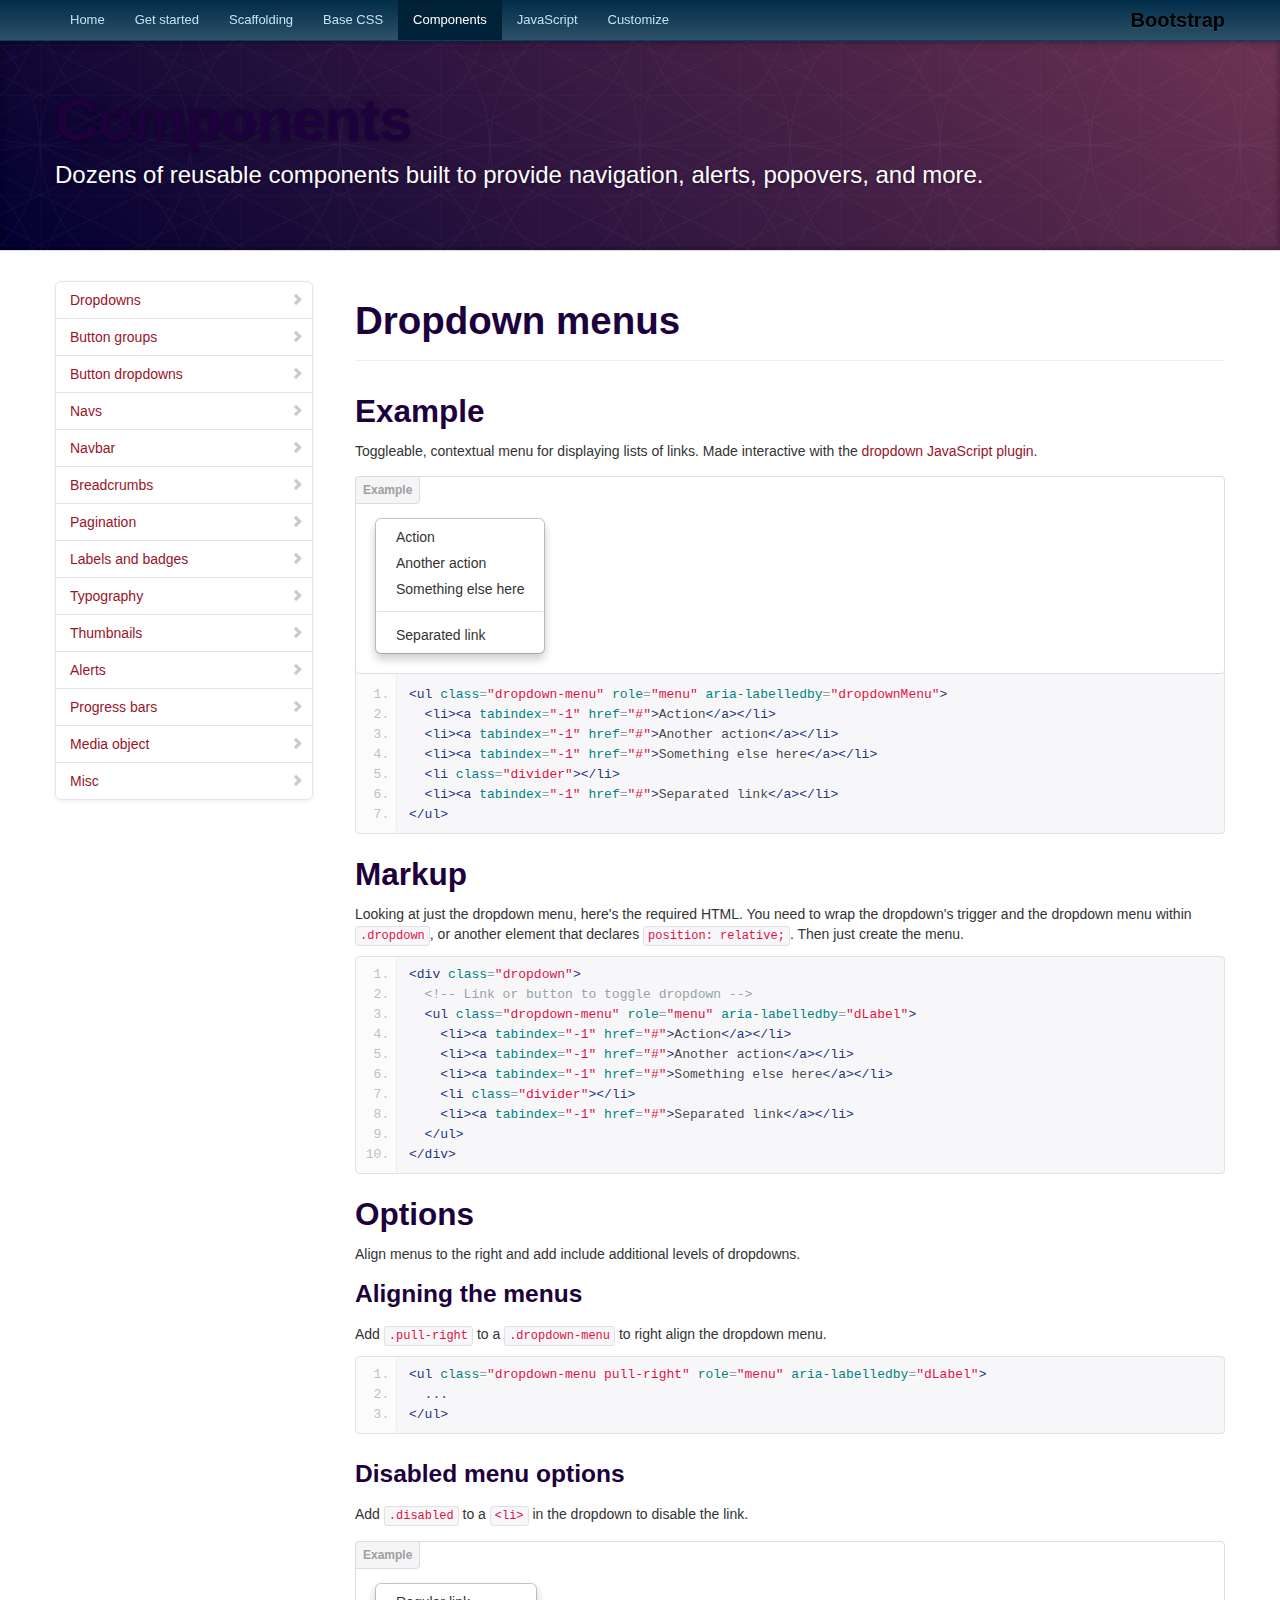
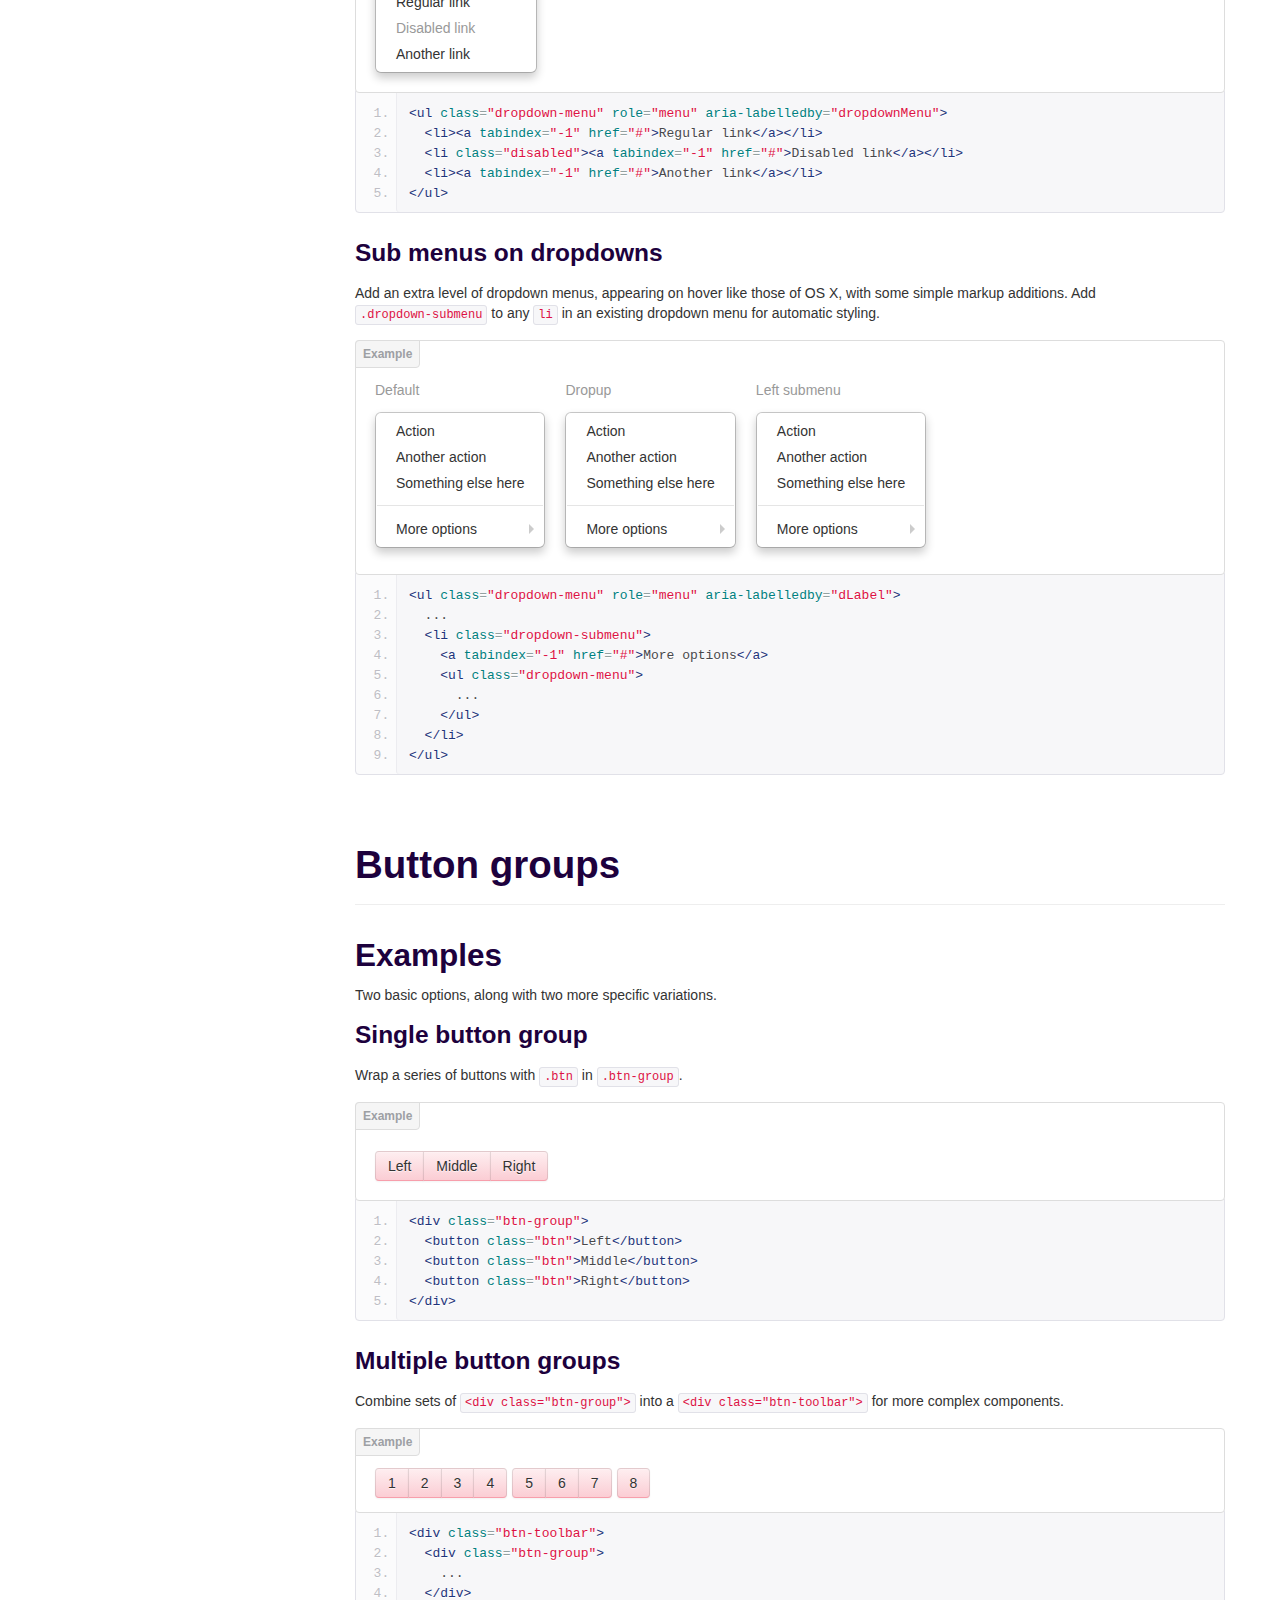
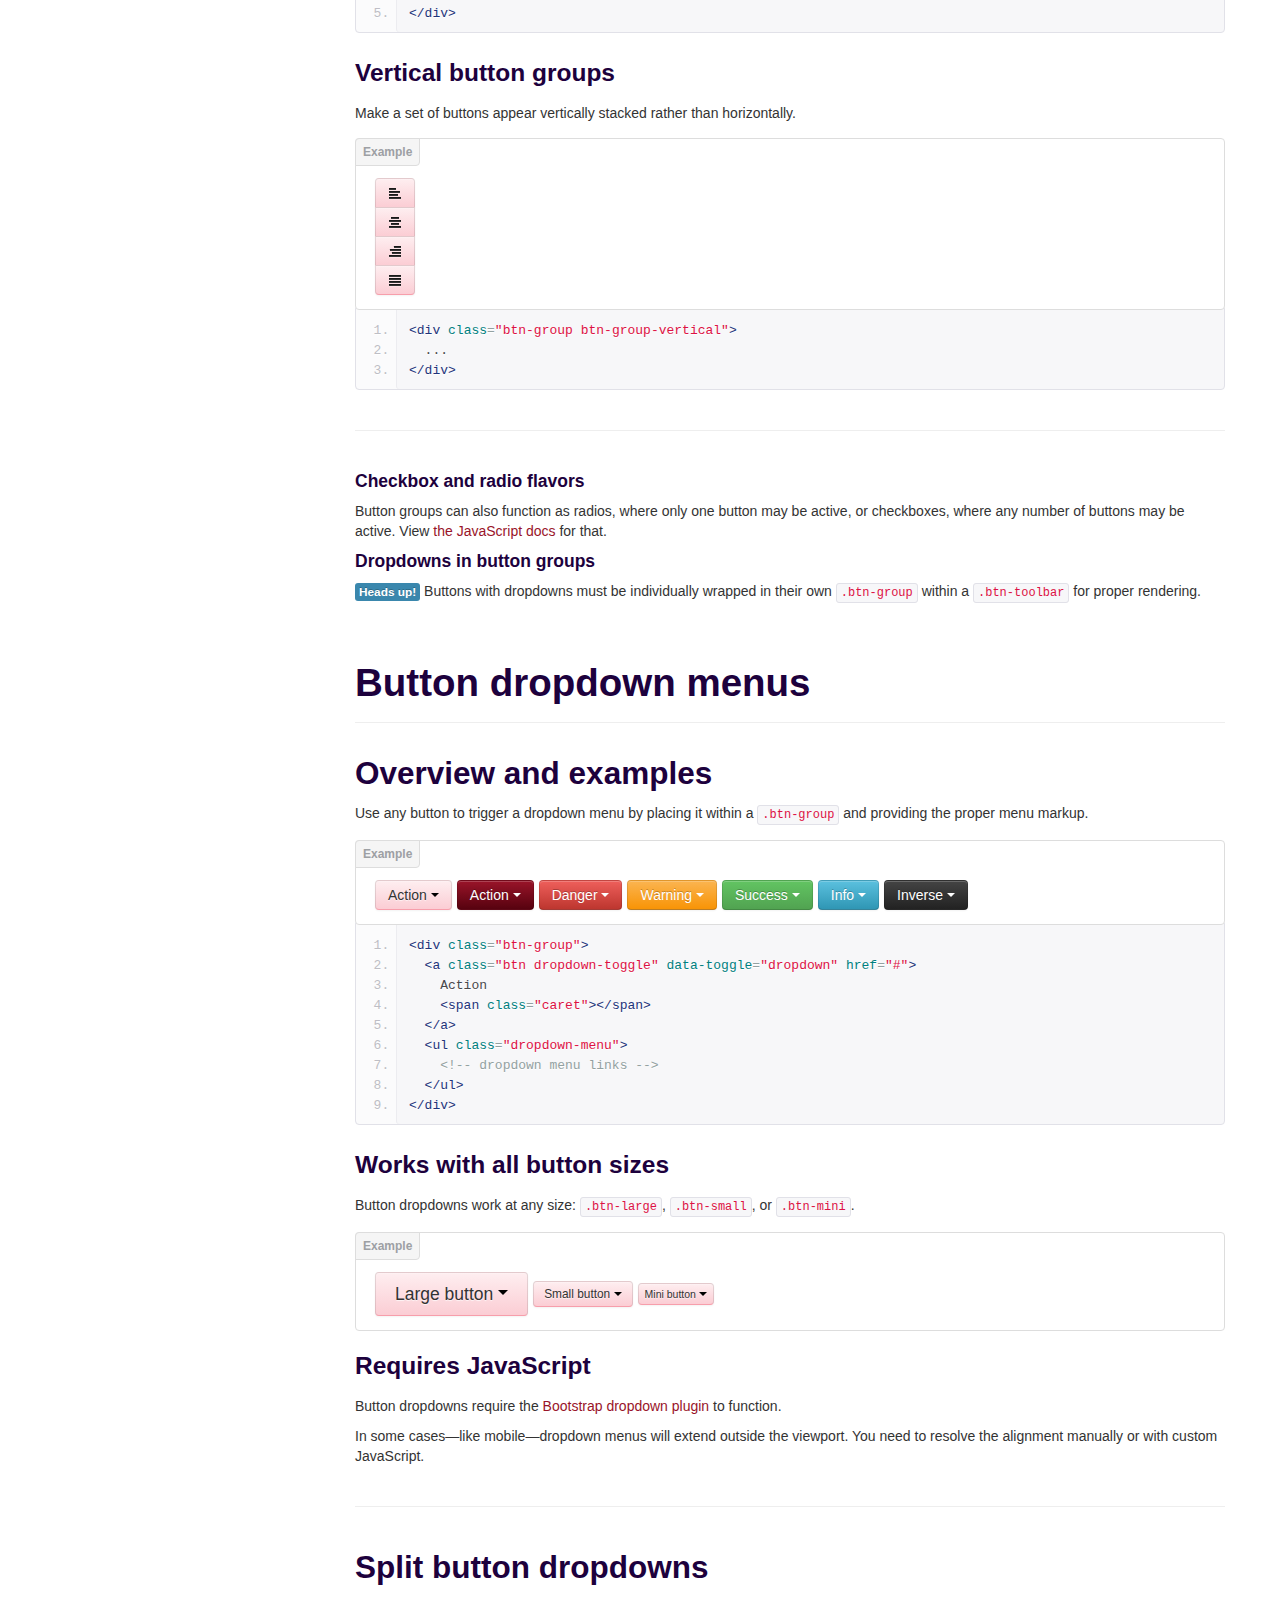
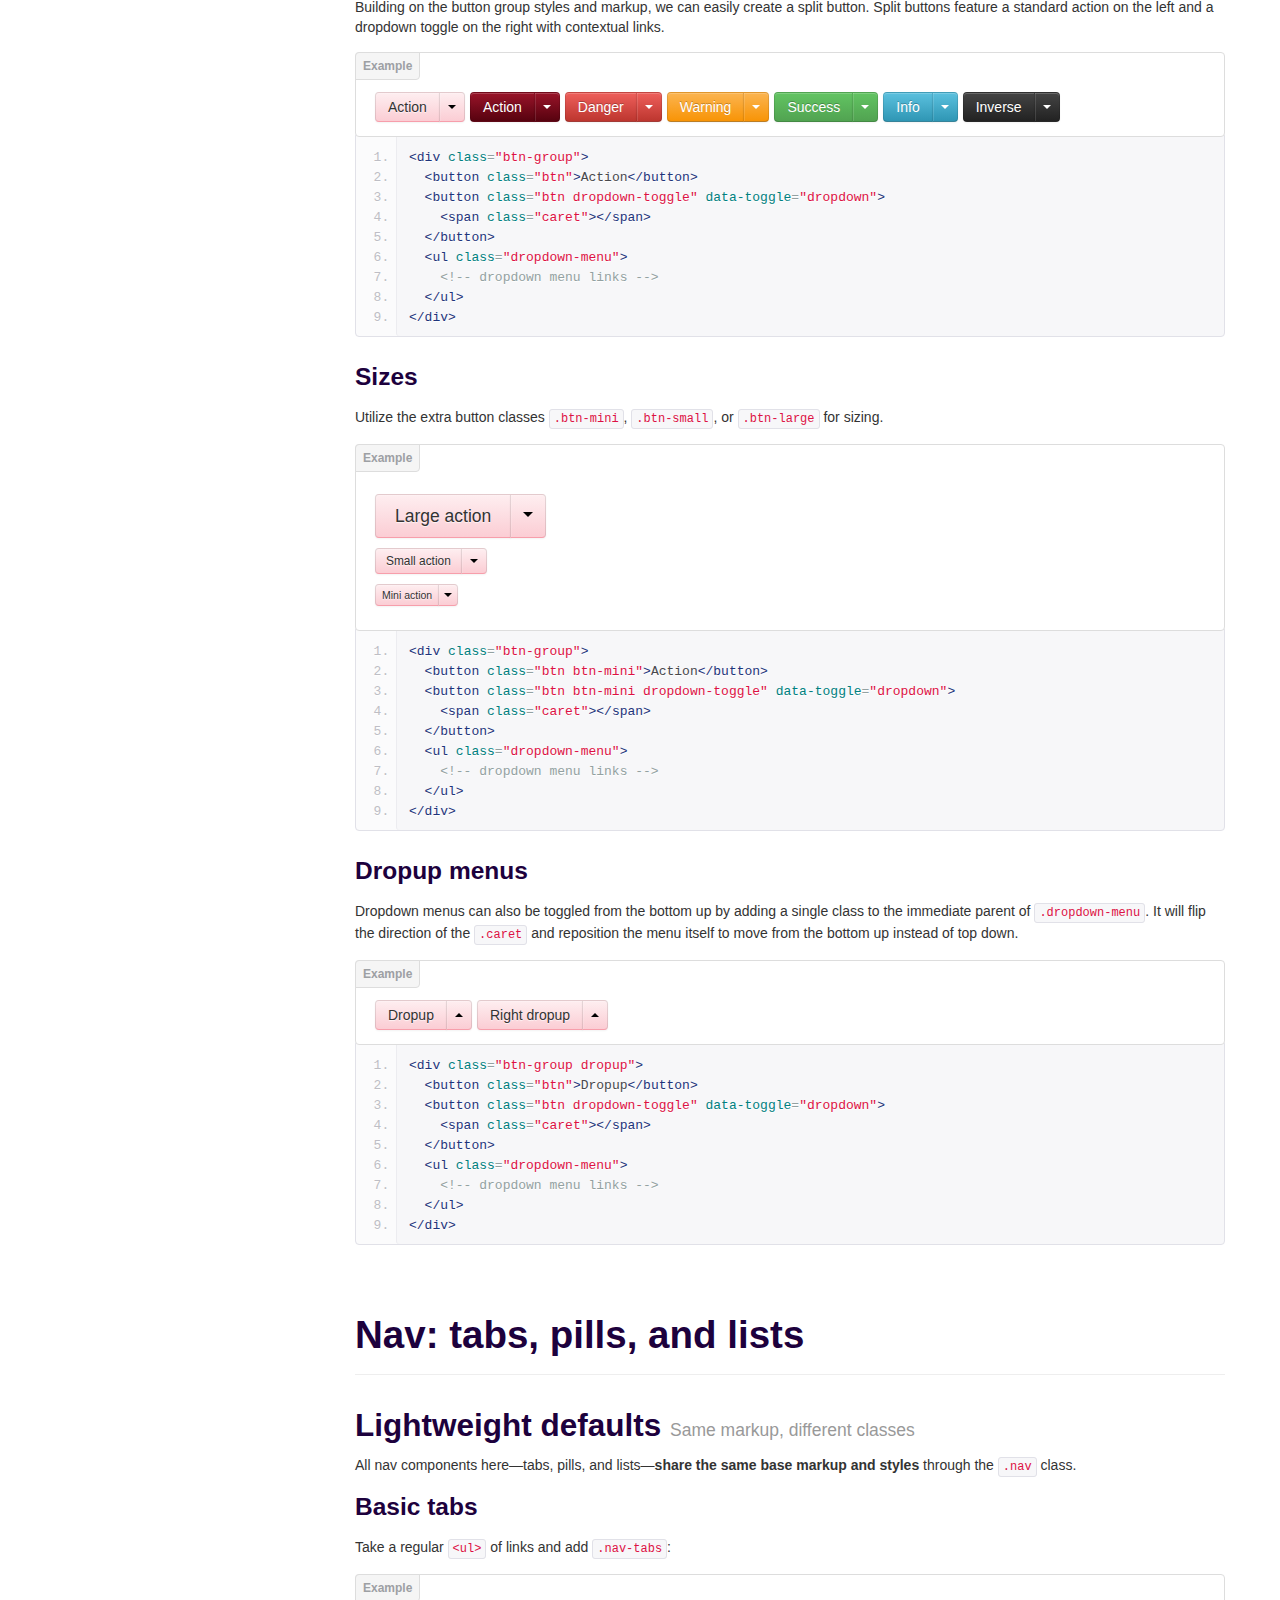
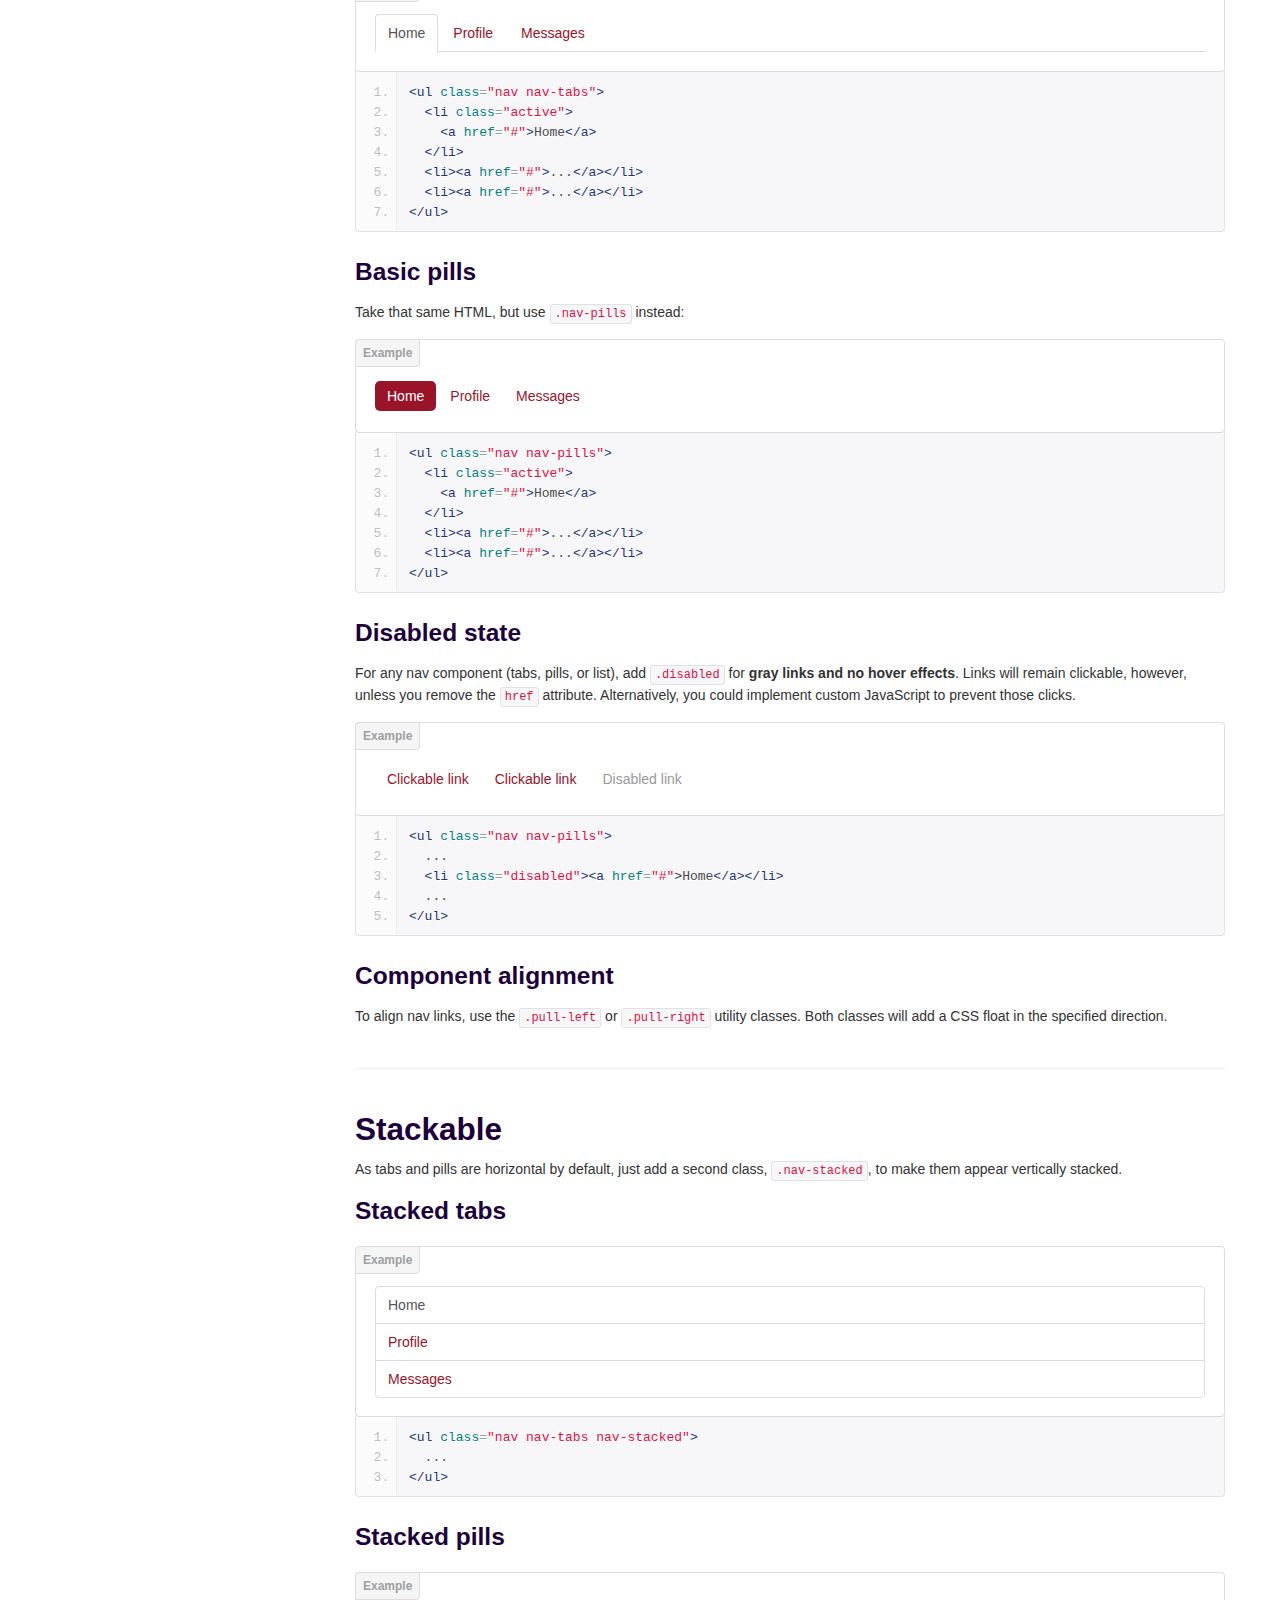
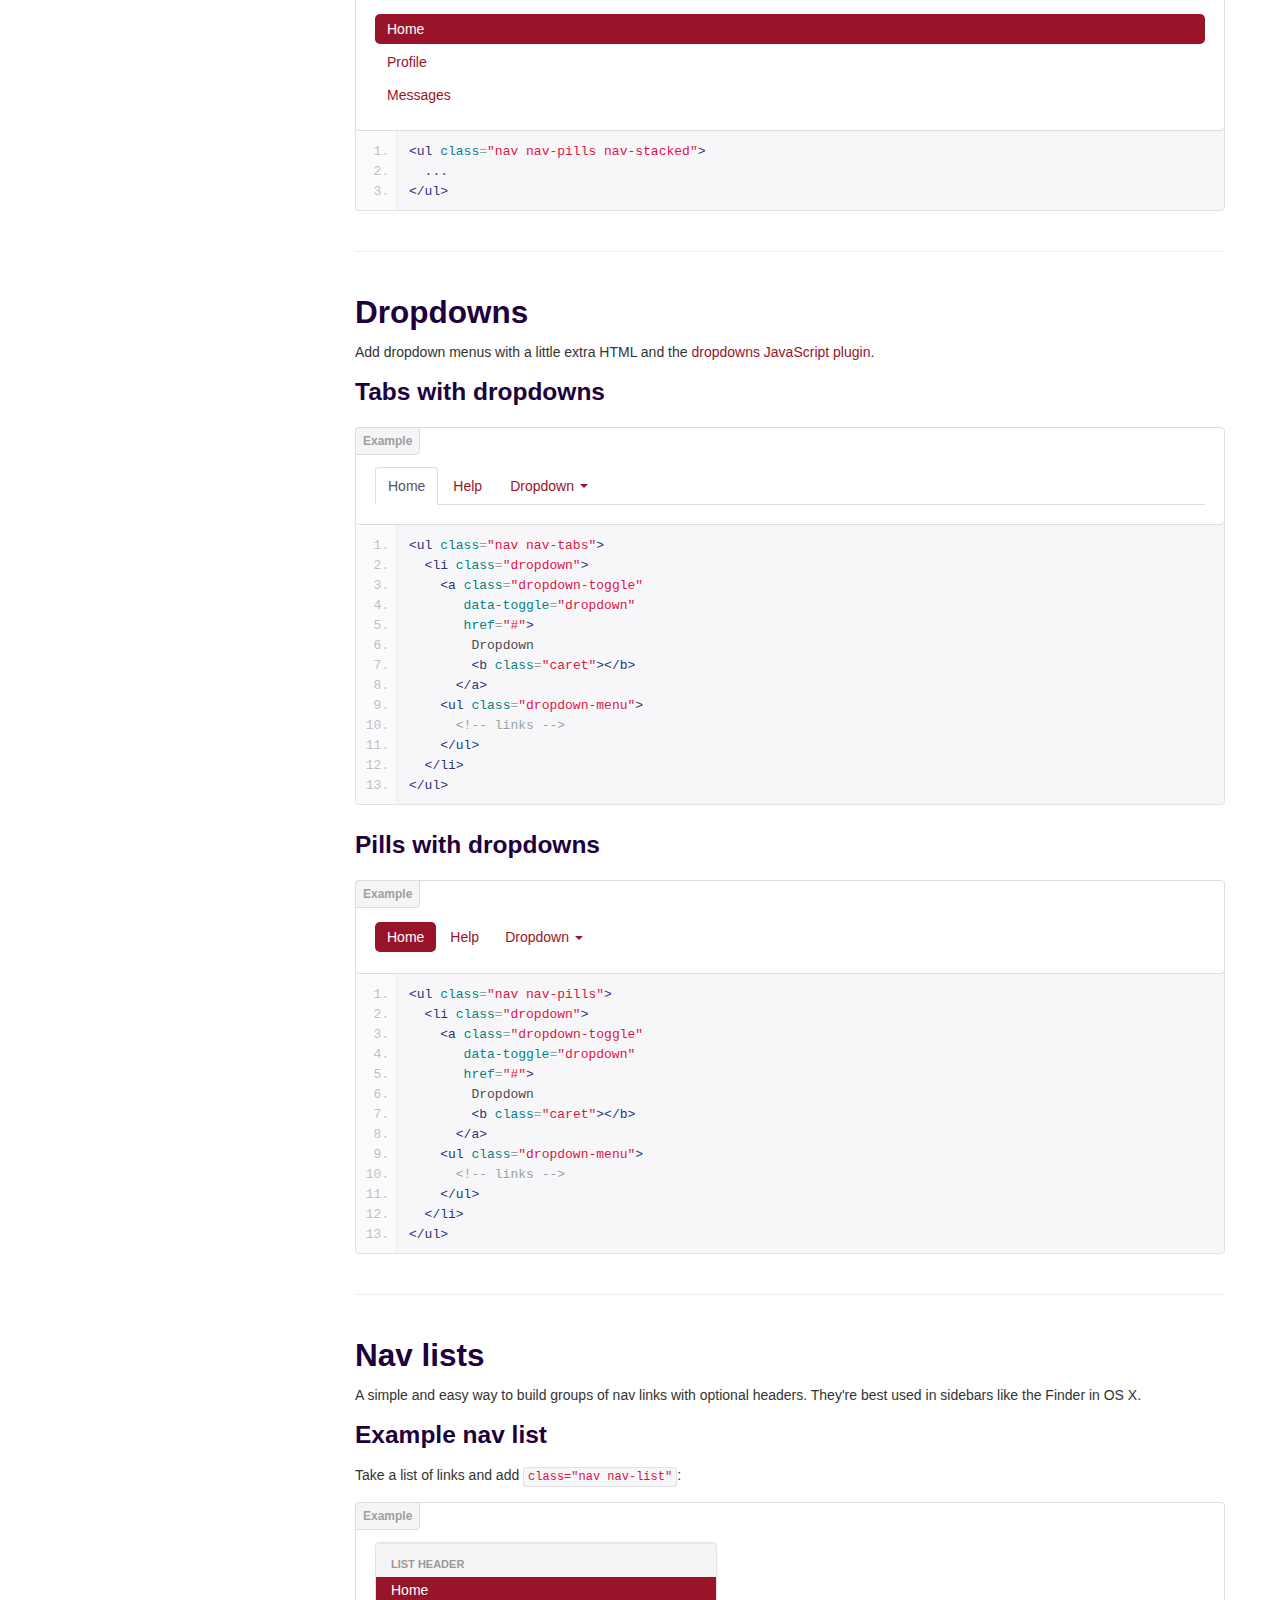
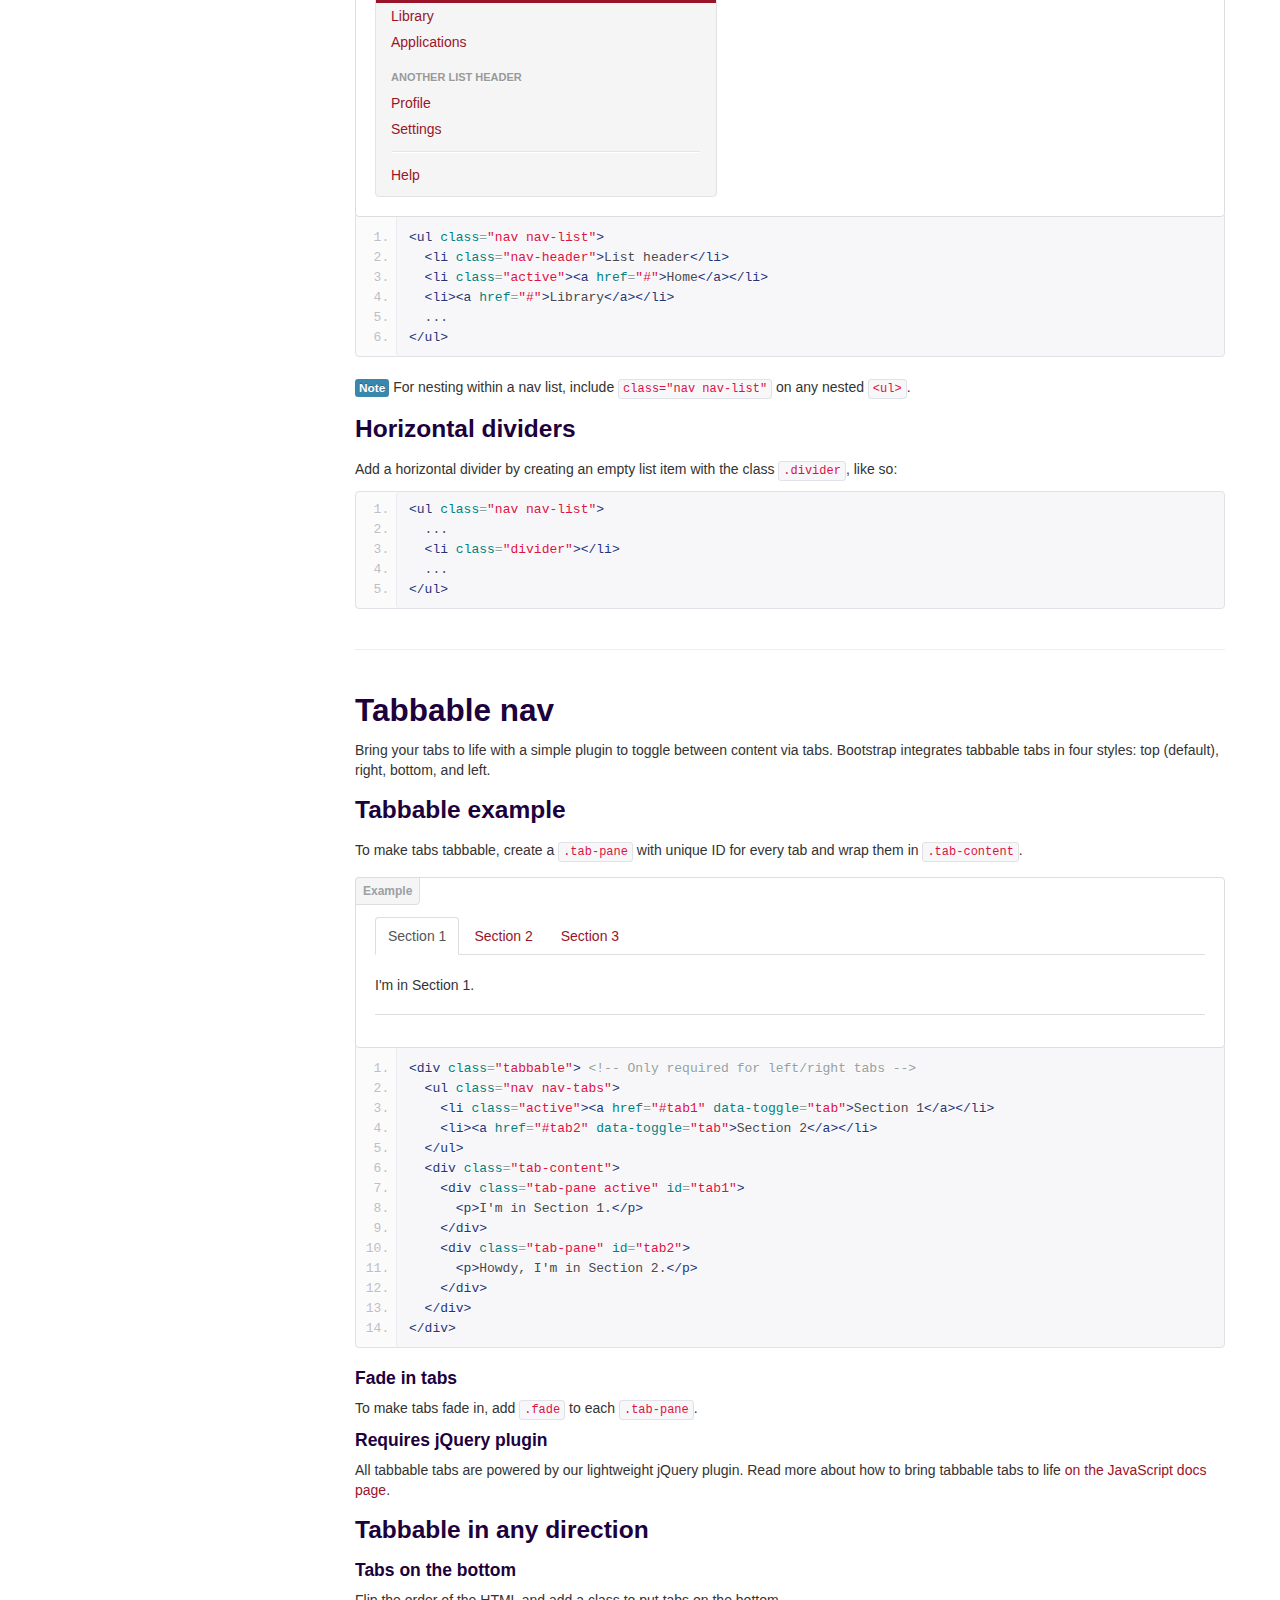
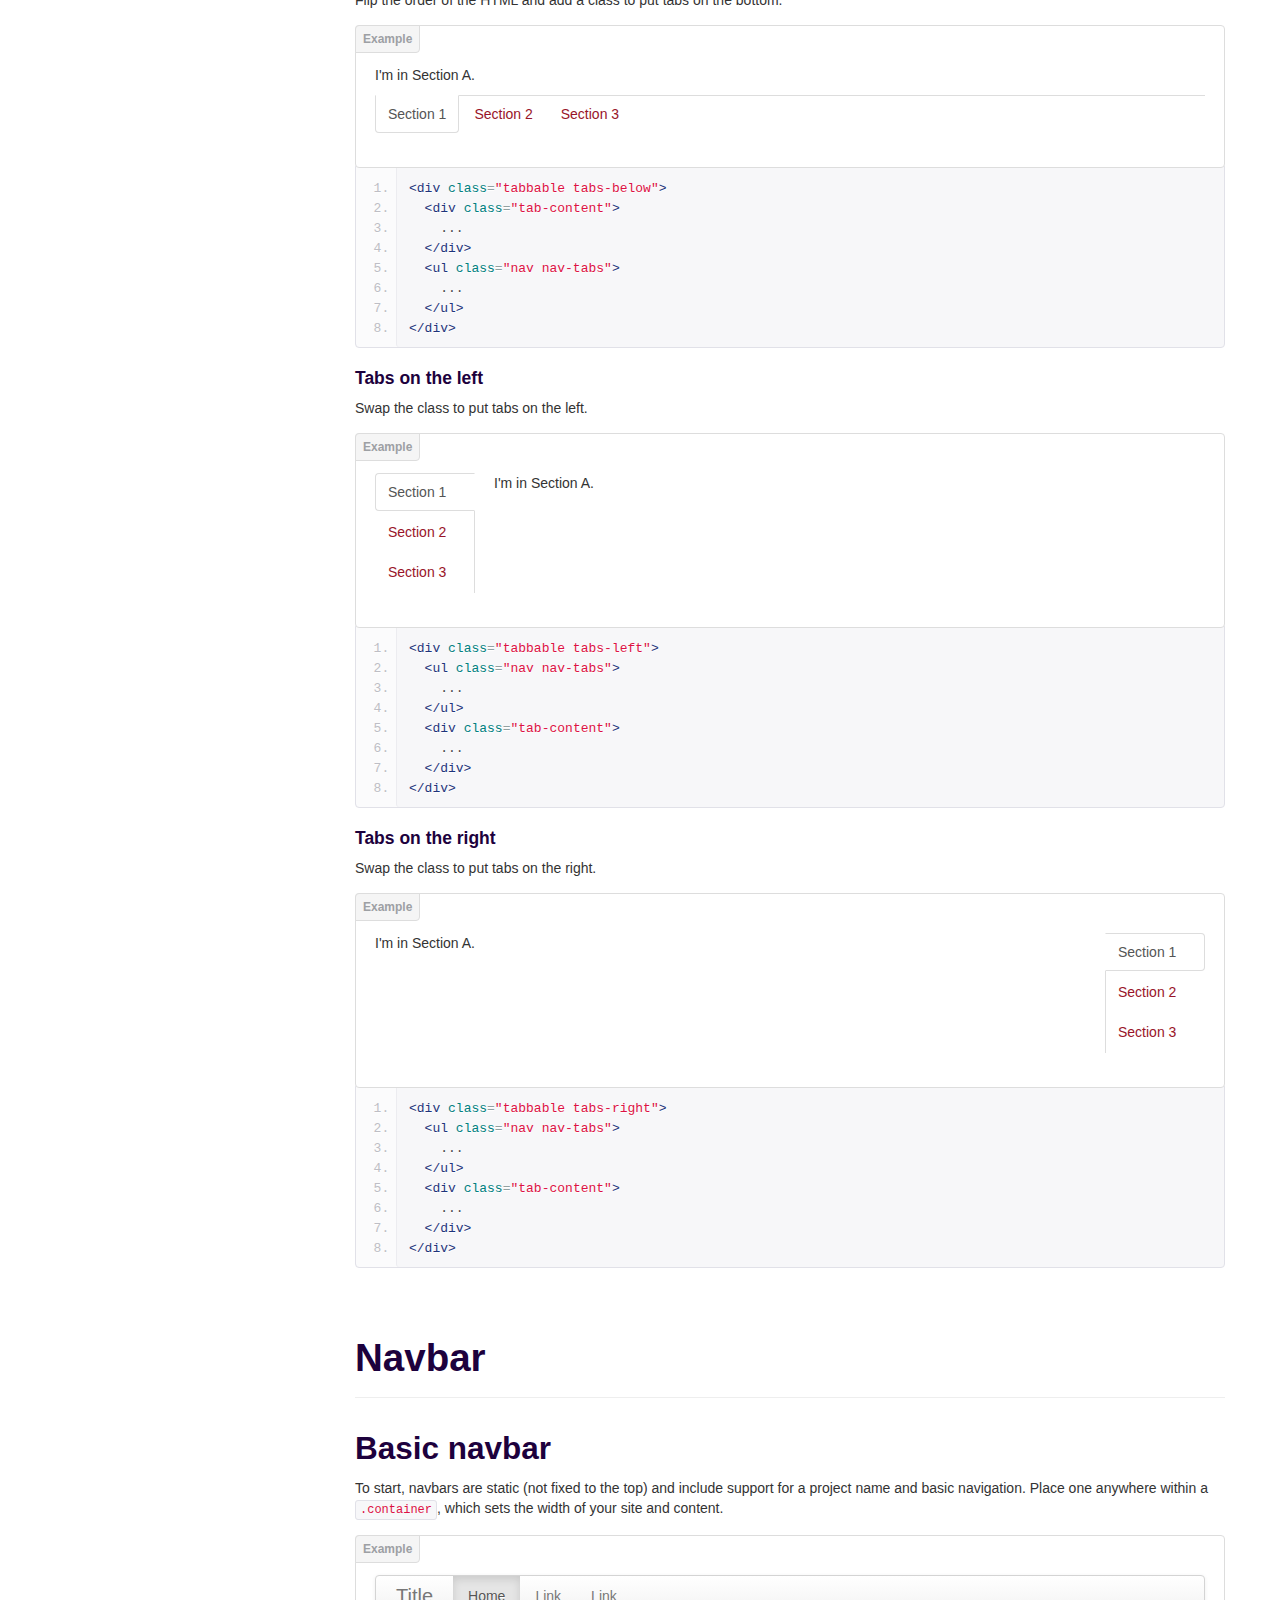
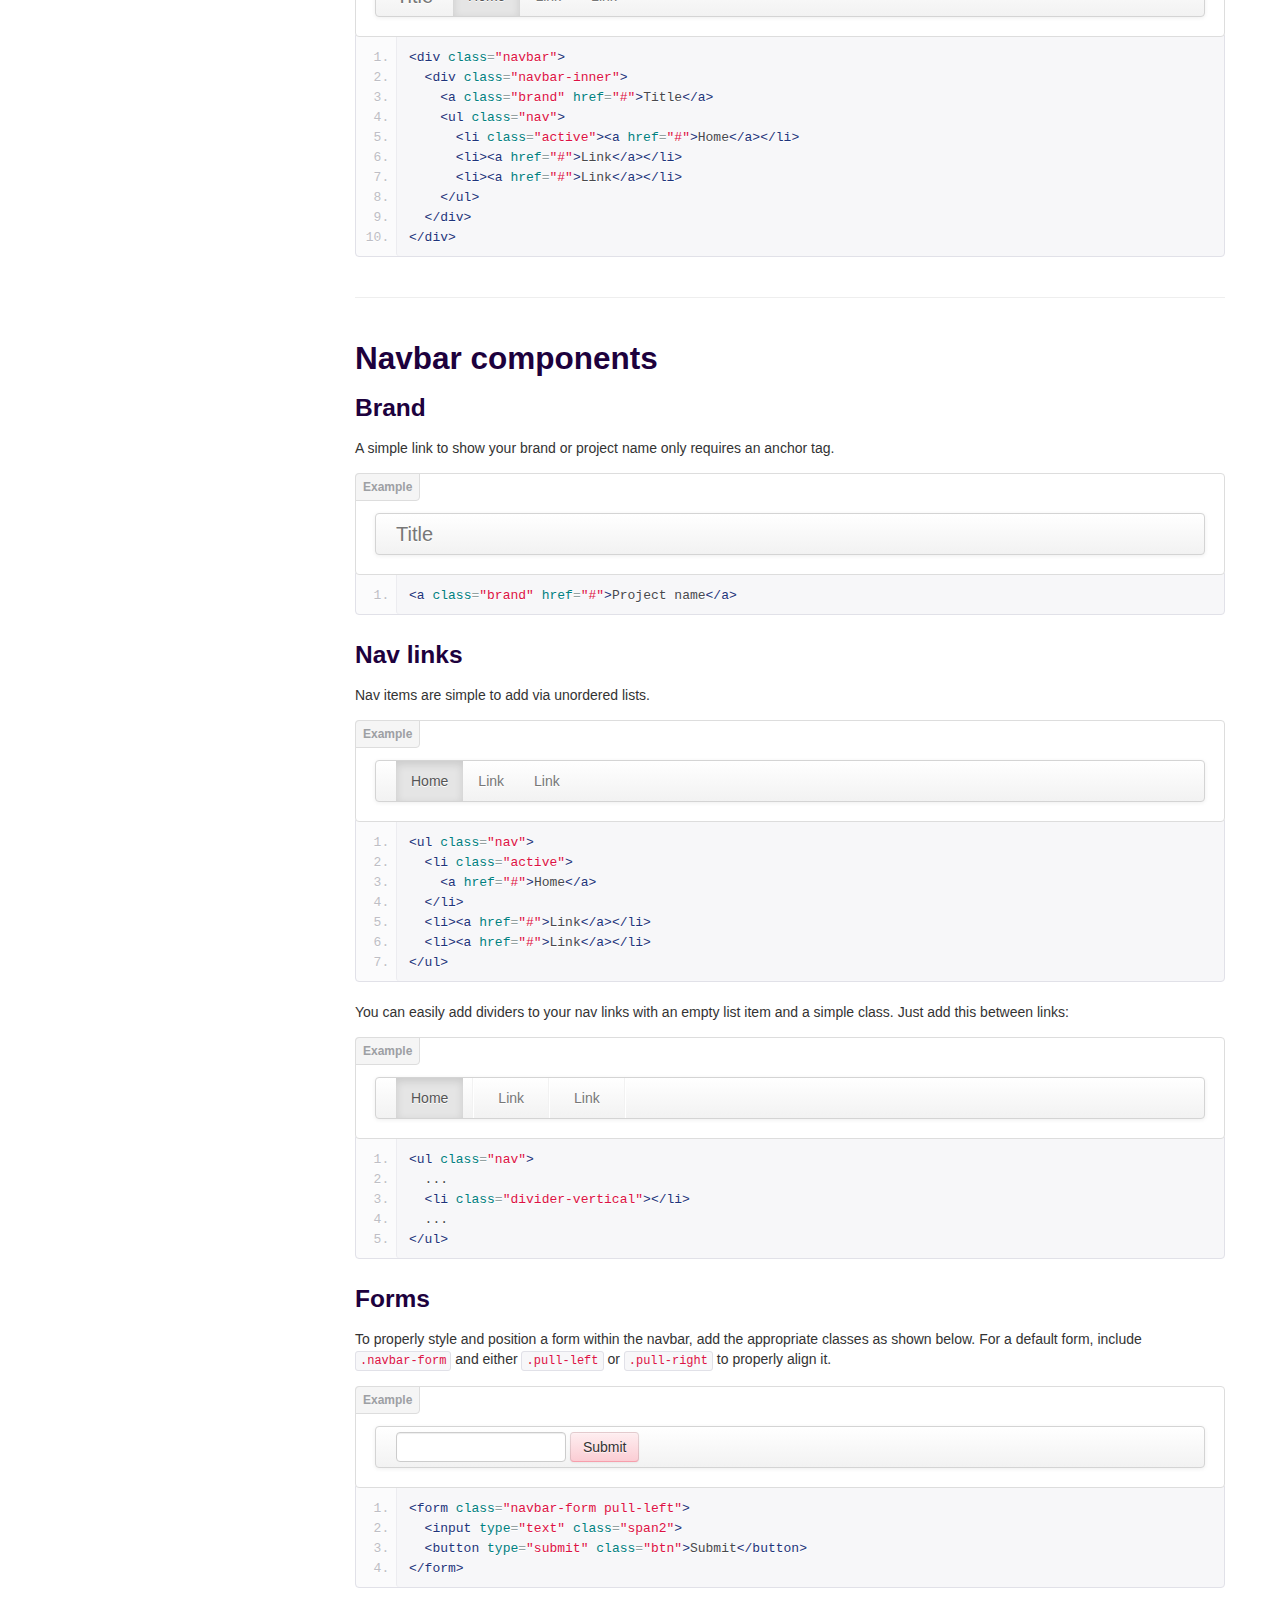
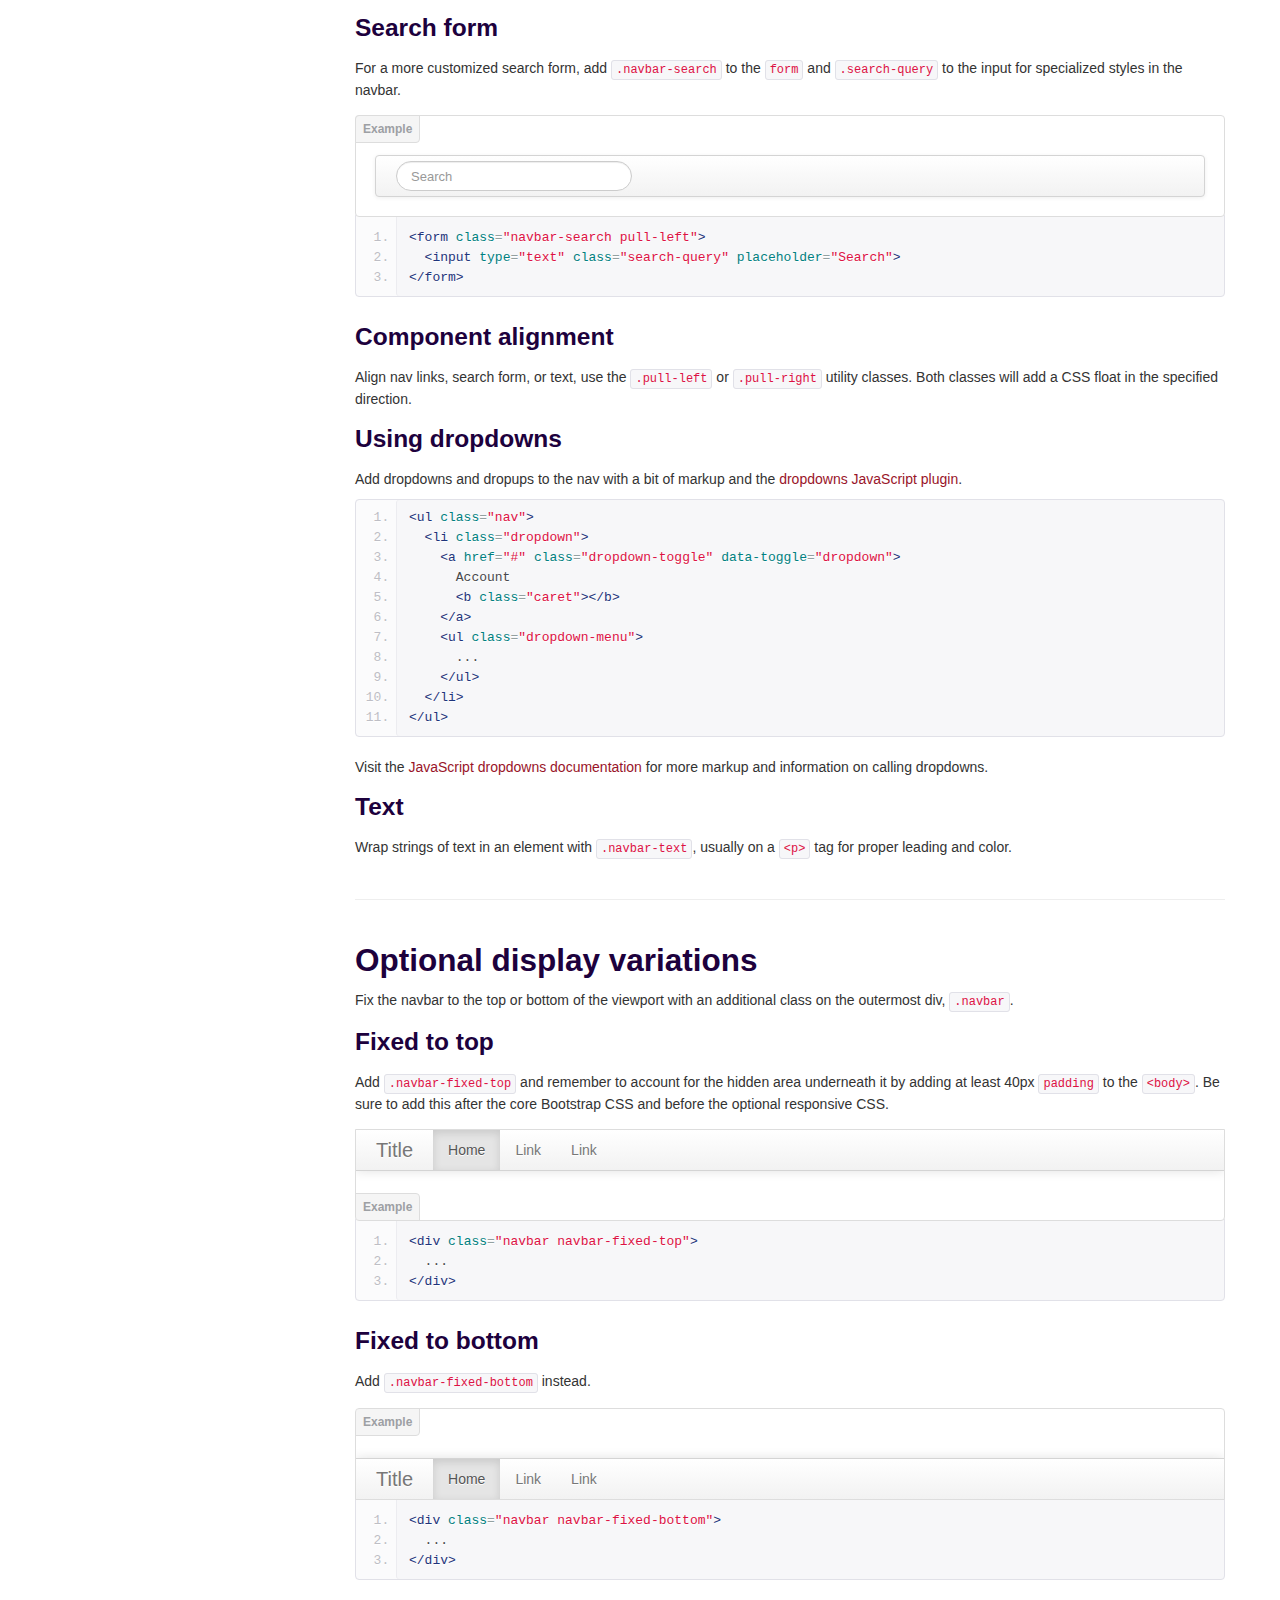
<file: bootstrap-2.3.2-master/docs/components.html>
<!DOCTYPE html>
<html lang="en">
  <head>
    <meta charset="utf-8">
    <title>Components · Bootstrap</title>
    <meta name="viewport" content="width=device-width, initial-scale=1.0">
    <meta name="description" content="">
    <meta name="author" content="">

    <!-- Le styles -->
    <link href="assets/css/bootstrap.css" rel="stylesheet">
    <link href="assets/css/bootstrap-responsive.css" rel="stylesheet">
    <link href="assets/css/docs.css" rel="stylesheet">
    <link href="assets/js/google-code-prettify/prettify.css" rel="stylesheet">

    <!-- Le HTML5 shim, for IE6-8 support of HTML5 elements -->
    <!--[if lt IE 9]>
      <script src="assets/js/html5shiv.js"></script>
    <![endif]-->

    <!-- Le fav and touch icons -->
    <link rel="apple-touch-icon-precomposed" sizes="144x144" href="assets/ico/apple-touch-icon-144-precomposed.png">
    <link rel="apple-touch-icon-precomposed" sizes="114x114" href="assets/ico/apple-touch-icon-114-precomposed.png">
      <link rel="apple-touch-icon-precomposed" sizes="72x72" href="assets/ico/apple-touch-icon-72-precomposed.png">
                    <link rel="apple-touch-icon-precomposed" href="assets/ico/apple-touch-icon-57-precomposed.png">
                                   <link rel="shortcut icon" href="assets/ico/favicon.png">

  </head>

  <body data-spy="scroll" data-target=".bs-docs-sidebar">

    <!-- Navbar
    ================================================== -->
    <div class="navbar navbar-inverse navbar-fixed-top">
      <div class="navbar-inner">
        <div class="container">
          <button type="button" class="btn btn-navbar" data-toggle="collapse" data-target=".nav-collapse">
            <span class="icon-bar"></span>
            <span class="icon-bar"></span>
            <span class="icon-bar"></span>
          </button>
          <a class="brand" href="./index.html">Bootstrap</a>
          <div class="nav-collapse collapse">
            <ul class="nav">
              <li class="">
                <a href="./index.html">Home</a>
              </li>
              <li class="">
                <a href="./getting-started.html">Get started</a>
              </li>
              <li class="">
                <a href="./scaffolding.html">Scaffolding</a>
              </li>
              <li class="">
                <a href="./base-css.html">Base CSS</a>
              </li>
              <li class="active">
                <a href="./components.html">Components</a>
              </li>
              <li class="">
                <a href="./javascript.html">JavaScript</a>
              </li>
              <li class="">
                <a href="./customize.html">Customize</a>
              </li>
            </ul>
          </div>
        </div>
      </div>
    </div>

<!-- Subhead
================================================== -->
<header class="jumbotron subhead" id="overview">
  <div class="container">
    <h1>Components</h1>
    <p class="lead">Dozens of reusable components built to provide navigation, alerts, popovers, and more.</p>
  </div>
</header>


  <div class="container">

    <!-- Docs nav
    ================================================== -->
    <div class="row">
      <div class="span3 bs-docs-sidebar">
        <ul class="nav nav-list bs-docs-sidenav">
          <li><a href="#dropdowns"><i class="icon-chevron-right"></i> Dropdowns</a></li>
          <li><a href="#buttonGroups"><i class="icon-chevron-right"></i> Button groups</a></li>
          <li><a href="#buttonDropdowns"><i class="icon-chevron-right"></i> Button dropdowns</a></li>
          <li><a href="#navs"><i class="icon-chevron-right"></i> Navs</a></li>
          <li><a href="#navbar"><i class="icon-chevron-right"></i> Navbar</a></li>
          <li><a href="#breadcrumbs"><i class="icon-chevron-right"></i> Breadcrumbs</a></li>
          <li><a href="#pagination"><i class="icon-chevron-right"></i> Pagination</a></li>
          <li><a href="#labels-badges"><i class="icon-chevron-right"></i> Labels and badges</a></li>
          <li><a href="#typography"><i class="icon-chevron-right"></i> Typography</a></li>
          <li><a href="#thumbnails"><i class="icon-chevron-right"></i> Thumbnails</a></li>
          <li><a href="#alerts"><i class="icon-chevron-right"></i> Alerts</a></li>
          <li><a href="#progress"><i class="icon-chevron-right"></i> Progress bars</a></li>
          <li><a href="#media"><i class="icon-chevron-right"></i> Media object</a></li>
          <li><a href="#misc"><i class="icon-chevron-right"></i> Misc</a></li>
        </ul>
      </div>
      <div class="span9">



        <!-- Dropdowns
        ================================================== -->
        <section id="dropdowns">
          <div class="page-header">
            <h1>Dropdown menus</h1>
          </div>

          <h2>Example</h2>
          <p>Toggleable, contextual menu for displaying lists of links. Made interactive with the <a href="./javascript.html#dropdowns">dropdown JavaScript plugin</a>.</p>
          <div class="bs-docs-example">
            <div class="dropdown clearfix">
              <ul class="dropdown-menu" role="menu" aria-labelledby="dropdownMenu" style="display: block; position: static; margin-bottom: 5px; *width: 180px;">
                <li><a tabindex="-1" href="#">Action</a></li>
                <li><a tabindex="-1" href="#">Another action</a></li>
                <li><a tabindex="-1" href="#">Something else here</a></li>
                <li class="divider"></li>
                <li><a tabindex="-1" href="#">Separated link</a></li>
              </ul>
            </div>
          </div>
<pre class="prettyprint linenums">
&lt;ul class="dropdown-menu" role="menu" aria-labelledby="dropdownMenu"&gt;
  &lt;li&gt;&lt;a tabindex="-1" href="#"&gt;Action&lt;/a&gt;&lt;/li&gt;
  &lt;li&gt;&lt;a tabindex="-1" href="#"&gt;Another action&lt;/a&gt;&lt;/li&gt;
  &lt;li&gt;&lt;a tabindex="-1" href="#"&gt;Something else here&lt;/a&gt;&lt;/li&gt;
  &lt;li class="divider"&gt;&lt;/li&gt;
  &lt;li&gt;&lt;a tabindex="-1" href="#"&gt;Separated link&lt;/a&gt;&lt;/li&gt;
&lt;/ul&gt;
</pre>

          <h2>Markup</h2>
          <p>Looking at just the dropdown menu, here's the required HTML. You need to wrap the dropdown's trigger and the dropdown menu within <code>.dropdown</code>, or another element that declares <code>position: relative;</code>. Then just create the menu.</p>

<pre class="prettyprint linenums">
&lt;div class="dropdown"&gt;
  &lt;!-- Link or button to toggle dropdown --&gt;
  &lt;ul class="dropdown-menu" role="menu" aria-labelledby="dLabel"&gt;
    &lt;li&gt;&lt;a tabindex="-1" href="#"&gt;Action&lt;/a&gt;&lt;/li&gt;
    &lt;li&gt;&lt;a tabindex="-1" href="#"&gt;Another action&lt;/a&gt;&lt;/li&gt;
    &lt;li&gt;&lt;a tabindex="-1" href="#"&gt;Something else here&lt;/a&gt;&lt;/li&gt;
    &lt;li class="divider"&gt;&lt;/li&gt;
    &lt;li&gt;&lt;a tabindex="-1" href="#"&gt;Separated link&lt;/a&gt;&lt;/li&gt;
  &lt;/ul&gt;
&lt;/div&gt;
</pre>

          <h2>Options</h2>
          <p>Align menus to the right and add include additional levels of dropdowns.</p>

          <h3>Aligning the menus</h3>
          <p>Add <code>.pull-right</code> to a <code>.dropdown-menu</code> to right align the dropdown menu.</p>
<pre class="prettyprint linenums">
&lt;ul class="dropdown-menu pull-right" role="menu" aria-labelledby="dLabel"&gt;
  ...
&lt;/ul&gt;
</pre>

          <h3>Disabled menu options</h3>
          <p>Add <code>.disabled</code> to a <code>&lt;li&gt;</code> in the dropdown to disable the link.</p>
          <div class="bs-docs-example">
            <div class="dropdown clearfix">
              <ul class="dropdown-menu" role="menu" aria-labelledby="dropdownMenu" style="display: block; position: static; margin-bottom: 5px; *width: 180px;">
                <li><a tabindex="-1" href="#">Regular link</a></li>
                <li class="disabled"><a tabindex="-1" href="#">Disabled link</a></li>
                <li><a tabindex="-1" href="#">Another link</a></li>
              </ul>
            </div>
          </div>
<pre class="prettyprint linenums">
&lt;ul class="dropdown-menu" role="menu" aria-labelledby="dropdownMenu"&gt;
  &lt;li&gt;&lt;a tabindex="-1" href="#"&gt;Regular link&lt;/a&gt;&lt;/li&gt;
  &lt;li class="disabled"&gt;&lt;a tabindex="-1" href="#"&gt;Disabled link&lt;/a&gt;&lt;/li&gt;
  &lt;li&gt;&lt;a tabindex="-1" href="#"&gt;Another link&lt;/a&gt;&lt;/li&gt;
&lt;/ul&gt;
</pre>

          <h3>Sub menus on dropdowns</h3>
          <p>Add an extra level of dropdown menus, appearing on hover like those of OS X, with some simple markup additions. Add <code>.dropdown-submenu</code> to any <code>li</code> in an existing dropdown menu for automatic styling.</p>
          <div class="bs-docs-example bs-docs-example-submenus">

            <div class="pull-left">
              <p class="muted">Default</p>
              <div class="dropdown clearfix">
                <ul class="dropdown-menu" role="menu" aria-labelledby="dropdownMenu">
                  <li><a tabindex="-1" href="#">Action</a></li>
                  <li><a tabindex="-1" href="#">Another action</a></li>
                  <li><a tabindex="-1" href="#">Something else here</a></li>
                  <li class="divider"></li>
                  <li class="dropdown-submenu">
                    <a tabindex="-1" href="#">More options</a>
                    <ul class="dropdown-menu">
                      <li><a tabindex="-1" href="#">Second level link</a></li>
                      <li><a tabindex="-1" href="#">Second level link</a></li>
                      <li><a tabindex="-1" href="#">Second level link</a></li>
                      <li><a tabindex="-1" href="#">Second level link</a></li>
                      <li><a tabindex="-1" href="#">Second level link</a></li>
                    </ul>
                  </li>
                </ul>
              </div>
            </div>

            <div class="pull-left">
              <p class="muted">Dropup</p>
              <div class="dropup">
                <ul class="dropdown-menu" role="menu" aria-labelledby="dropdownMenu">
                  <li><a tabindex="-1" href="#">Action</a></li>
                  <li><a tabindex="-1" href="#">Another action</a></li>
                  <li><a tabindex="-1" href="#">Something else here</a></li>
                  <li class="divider"></li>
                  <li class="dropdown-submenu">
                    <a tabindex="-1" href="#">More options</a>
                    <ul class="dropdown-menu">
                      <li><a tabindex="-1" href="#">Second level link</a></li>
                      <li><a tabindex="-1" href="#">Second level link</a></li>
                      <li><a tabindex="-1" href="#">Second level link</a></li>
                      <li><a tabindex="-1" href="#">Second level link</a></li>
                      <li><a tabindex="-1" href="#">Second level link</a></li>
                    </ul>
                  </li>
                </ul>
              </div>
            </div>

            <div class="pull-left">
              <p class="muted">Left submenu</p>
              <div class="dropdown">
                <ul class="dropdown-menu" role="menu" aria-labelledby="dropdownMenu">
                  <li><a tabindex="-1" href="#">Action</a></li>
                  <li><a tabindex="-1" href="#">Another action</a></li>
                  <li><a tabindex="-1" href="#">Something else here</a></li>
                  <li class="divider"></li>
                  <li class="dropdown-submenu pull-left">
                    <a tabindex="-1" href="#">More options</a>
                    <ul class="dropdown-menu">
                      <li><a tabindex="-1" href="#">Second level link</a></li>
                      <li><a tabindex="-1" href="#">Second level link</a></li>
                      <li><a tabindex="-1" href="#">Second level link</a></li>
                      <li><a tabindex="-1" href="#">Second level link</a></li>
                      <li><a tabindex="-1" href="#">Second level link</a></li>
                    </ul>
                  </li>
                </ul>
              </div>
            </div>

          </div>
<pre class="prettyprint linenums">
&lt;ul class="dropdown-menu" role="menu" aria-labelledby="dLabel"&gt;
  ...
  &lt;li class="dropdown-submenu"&gt;
    &lt;a tabindex="-1" href="#"&gt;More options&lt;/a&gt;
    &lt;ul class="dropdown-menu"&gt;
      ...
    &lt;/ul&gt;
  &lt;/li&gt;
&lt;/ul&gt;
</pre>

        </section>




        <!-- Button Groups
        ================================================== -->
        <section id="buttonGroups">
          <div class="page-header">
            <h1>Button groups</h1>
          </div>

          <h2>Examples</h2>
          <p>Two basic options, along with two more specific variations.</p>

          <h3>Single button group</h3>
          <p>Wrap a series of buttons with <code>.btn</code> in <code>.btn-group</code>.</p>
          <div class="bs-docs-example">
            <div class="btn-group" style="margin: 9px 0 5px;">
              <button class="btn">Left</button>
              <button class="btn">Middle</button>
              <button class="btn">Right</button>
            </div>
          </div>
<pre class="prettyprint linenums">
&lt;div class="btn-group"&gt;
  &lt;button class="btn"&gt;Left&lt;/button&gt;
  &lt;button class="btn"&gt;Middle&lt;/button&gt;
  &lt;button class="btn"&gt;Right&lt;/button&gt;
&lt;/div&gt;
</pre>

          <h3>Multiple button groups</h3>
          <p>Combine sets of <code>&lt;div class="btn-group"&gt;</code> into a <code>&lt;div class="btn-toolbar"&gt;</code> for more complex components.</p>
          <div class="bs-docs-example">
            <div class="btn-toolbar" style="margin: 0;">
              <div class="btn-group">
                <button class="btn">1</button>
                <button class="btn">2</button>
                <button class="btn">3</button>
                <button class="btn">4</button>
              </div>
              <div class="btn-group">
                <button class="btn">5</button>
                <button class="btn">6</button>
                <button class="btn">7</button>
              </div>
              <div class="btn-group">
                <button class="btn">8</button>
              </div>
            </div>
          </div>
<pre class="prettyprint linenums">
&lt;div class="btn-toolbar"&gt;
  &lt;div class="btn-group"&gt;
    ...
  &lt;/div&gt;
&lt;/div&gt;
</pre>

          <h3>Vertical button groups</h3>
          <p>Make a set of buttons appear vertically stacked rather than horizontally.</p>
          <div class="bs-docs-example">
            <div class="btn-group btn-group-vertical">
              <button type="button" class="btn"><i class="icon-align-left"></i></button>
              <button type="button" class="btn"><i class="icon-align-center"></i></button>
              <button type="button" class="btn"><i class="icon-align-right"></i></button>
              <button type="button" class="btn"><i class="icon-align-justify"></i></button>
            </div>
          </div>
<pre class="prettyprint linenums">
&lt;div class="btn-group btn-group-vertical"&gt;
  ...
&lt;/div&gt;
</pre>


          <hr class="bs-docs-separator">


          <h4>Checkbox and radio flavors</h4>
          <p>Button groups can also function as radios, where only one button may be active, or checkboxes, where any number of buttons may be active. View <a href="./javascript.html#buttons">the JavaScript docs</a> for that.</p>

          <h4>Dropdowns in button groups</h4>
          <p><span class="label label-info">Heads up!</span> Buttons with dropdowns must be individually wrapped in their own <code>.btn-group</code> within a <code>.btn-toolbar</code> for proper rendering.</p>
        </section>



        <!-- Split button dropdowns
        ================================================== -->
        <section id="buttonDropdowns">
          <div class="page-header">
            <h1>Button dropdown menus</h1>
          </div>


          <h2>Overview and examples</h2>
          <p>Use any button to trigger a dropdown menu by placing it within a <code>.btn-group</code> and providing the proper menu markup.</p>
          <div class="bs-docs-example">
            <div class="btn-toolbar" style="margin: 0;">
              <div class="btn-group">
                <button class="btn dropdown-toggle" data-toggle="dropdown">Action <span class="caret"></span></button>
                <ul class="dropdown-menu">
                  <li><a href="#">Action</a></li>
                  <li><a href="#">Another action</a></li>
                  <li><a href="#">Something else here</a></li>
                  <li class="divider"></li>
                  <li><a href="#">Separated link</a></li>
                </ul>
              </div><!-- /btn-group -->
              <div class="btn-group">
                <button class="btn btn-primary dropdown-toggle" data-toggle="dropdown">Action <span class="caret"></span></button>
                <ul class="dropdown-menu">
                  <li><a href="#">Action</a></li>
                  <li><a href="#">Another action</a></li>
                  <li><a href="#">Something else here</a></li>
                  <li class="divider"></li>
                  <li><a href="#">Separated link</a></li>
                </ul>
              </div><!-- /btn-group -->
              <div class="btn-group">
                <button class="btn btn-danger dropdown-toggle" data-toggle="dropdown">Danger <span class="caret"></span></button>
                <ul class="dropdown-menu">
                  <li><a href="#">Action</a></li>
                  <li><a href="#">Another action</a></li>
                  <li><a href="#">Something else here</a></li>
                  <li class="divider"></li>
                  <li><a href="#">Separated link</a></li>
                </ul>
              </div><!-- /btn-group -->
              <div class="btn-group">
                <button class="btn btn-warning dropdown-toggle" data-toggle="dropdown">Warning <span class="caret"></span></button>
                <ul class="dropdown-menu">
                  <li><a href="#">Action</a></li>
                  <li><a href="#">Another action</a></li>
                  <li><a href="#">Something else here</a></li>
                  <li class="divider"></li>
                  <li><a href="#">Separated link</a></li>
                </ul>
              </div><!-- /btn-group -->
              <div class="btn-group">
                <button class="btn btn-success dropdown-toggle" data-toggle="dropdown">Success <span class="caret"></span></button>
                <ul class="dropdown-menu">
                  <li><a href="#">Action</a></li>
                  <li><a href="#">Another action</a></li>
                  <li><a href="#">Something else here</a></li>
                  <li class="divider"></li>
                  <li><a href="#">Separated link</a></li>
                </ul>
              </div><!-- /btn-group -->
              <div class="btn-group">
                <button class="btn btn-info dropdown-toggle" data-toggle="dropdown">Info <span class="caret"></span></button>
                <ul class="dropdown-menu">
                  <li><a href="#">Action</a></li>
                  <li><a href="#">Another action</a></li>
                  <li><a href="#">Something else here</a></li>
                  <li class="divider"></li>
                  <li><a href="#">Separated link</a></li>
                </ul>
              </div><!-- /btn-group -->
              <div class="btn-group">
                <button class="btn btn-inverse dropdown-toggle" data-toggle="dropdown">Inverse <span class="caret"></span></button>
                <ul class="dropdown-menu">
                  <li><a href="#">Action</a></li>
                  <li><a href="#">Another action</a></li>
                  <li><a href="#">Something else here</a></li>
                  <li class="divider"></li>
                  <li><a href="#">Separated link</a></li>
                </ul>
              </div><!-- /btn-group -->
            </div><!-- /btn-toolbar -->
          </div>
<pre class="prettyprint linenums">
&lt;div class="btn-group"&gt;
  &lt;a class="btn dropdown-toggle" data-toggle="dropdown" href="#"&gt;
    Action
    &lt;span class="caret"&gt;&lt;/span&gt;
  &lt;/a&gt;
  &lt;ul class="dropdown-menu"&gt;
    &lt;!-- dropdown menu links --&gt;
  &lt;/ul&gt;
&lt;/div&gt;
</pre>

          <h3>Works with all button sizes</h3>
          <p>Button dropdowns work at any size:  <code>.btn-large</code>, <code>.btn-small</code>, or <code>.btn-mini</code>.</p>
          <div class="bs-docs-example">
            <div class="btn-toolbar" style="margin: 0;">
              <div class="btn-group">
                <button class="btn btn-large dropdown-toggle" data-toggle="dropdown">Large button <span class="caret"></span></button>
                <ul class="dropdown-menu">
                  <li><a href="#">Action</a></li>
                  <li><a href="#">Another action</a></li>
                  <li><a href="#">Something else here</a></li>
                  <li class="divider"></li>
                  <li><a href="#">Separated link</a></li>
                </ul>
              </div><!-- /btn-group -->
              <div class="btn-group">
                <button class="btn btn-small dropdown-toggle" data-toggle="dropdown">Small button <span class="caret"></span></button>
                <ul class="dropdown-menu">
                  <li><a href="#">Action</a></li>
                  <li><a href="#">Another action</a></li>
                  <li><a href="#">Something else here</a></li>
                  <li class="divider"></li>
                  <li><a href="#">Separated link</a></li>
                </ul>
              </div><!-- /btn-group -->
              <div class="btn-group">
                <button class="btn btn-mini dropdown-toggle" data-toggle="dropdown">Mini button <span class="caret"></span></button>
                <ul class="dropdown-menu">
                  <li><a href="#">Action</a></li>
                  <li><a href="#">Another action</a></li>
                  <li><a href="#">Something else here</a></li>
                  <li class="divider"></li>
                  <li><a href="#">Separated link</a></li>
                </ul>
              </div><!-- /btn-group -->
            </div><!-- /btn-toolbar -->
          </div>

          <h3>Requires JavaScript</h3>
          <p>Button dropdowns require the <a href="./javascript.html#dropdowns">Bootstrap dropdown plugin</a> to function.</p>
          <p>In some cases&mdash;like mobile&mdash;dropdown menus will extend outside the viewport. You need to resolve the alignment manually or with custom JavaScript.</p>


          <hr class="bs-docs-separator">


          <h2>Split button dropdowns</h2>
          <p>Building on the button group styles and markup, we can easily create a split button. Split buttons feature a standard action on the left and a dropdown toggle on the right with contextual links.</p>
          <div class="bs-docs-example">
            <div class="btn-toolbar" style="margin: 0;">
              <div class="btn-group">
                <button class="btn">Action</button>
                <button class="btn dropdown-toggle" data-toggle="dropdown"><span class="caret"></span></button>
                <ul class="dropdown-menu">
                  <li><a href="#">Action</a></li>
                  <li><a href="#">Another action</a></li>
                  <li><a href="#">Something else here</a></li>
                  <li class="divider"></li>
                  <li><a href="#">Separated link</a></li>
                </ul>
              </div><!-- /btn-group -->
              <div class="btn-group">
                <button class="btn btn-primary">Action</button>
                <button class="btn btn-primary dropdown-toggle" data-toggle="dropdown"><span class="caret"></span></button>
                <ul class="dropdown-menu">
                  <li><a href="#">Action</a></li>
                  <li><a href="#">Another action</a></li>
                  <li><a href="#">Something else here</a></li>
                  <li class="divider"></li>
                  <li><a href="#">Separated link</a></li>
                </ul>
              </div><!-- /btn-group -->
              <div class="btn-group">
                <button class="btn btn-danger">Danger</button>
                <button class="btn btn-danger dropdown-toggle" data-toggle="dropdown"><span class="caret"></span></button>
                <ul class="dropdown-menu">
                  <li><a href="#">Action</a></li>
                  <li><a href="#">Another action</a></li>
                  <li><a href="#">Something else here</a></li>
                  <li class="divider"></li>
                  <li><a href="#">Separated link</a></li>
                </ul>
              </div><!-- /btn-group -->
              <div class="btn-group">
                <button class="btn btn-warning">Warning</button>
                <button class="btn btn-warning dropdown-toggle" data-toggle="dropdown"><span class="caret"></span></button>
                <ul class="dropdown-menu">
                  <li><a href="#">Action</a></li>
                  <li><a href="#">Another action</a></li>
                  <li><a href="#">Something else here</a></li>
                  <li class="divider"></li>
                  <li><a href="#">Separated link</a></li>
                </ul>
              </div><!-- /btn-group -->
              <div class="btn-group">
                <button class="btn btn-success">Success</button>
                <button class="btn btn-success dropdown-toggle" data-toggle="dropdown"><span class="caret"></span></button>
                <ul class="dropdown-menu">
                  <li><a href="#">Action</a></li>
                  <li><a href="#">Another action</a></li>
                  <li><a href="#">Something else here</a></li>
                  <li class="divider"></li>
                  <li><a href="#">Separated link</a></li>
                </ul>
              </div><!-- /btn-group -->
              <div class="btn-group">
                <button class="btn btn-info">Info</button>
                <button class="btn btn-info dropdown-toggle" data-toggle="dropdown"><span class="caret"></span></button>
                <ul class="dropdown-menu">
                  <li><a href="#">Action</a></li>
                  <li><a href="#">Another action</a></li>
                  <li><a href="#">Something else here</a></li>
                  <li class="divider"></li>
                  <li><a href="#">Separated link</a></li>
                </ul>
              </div><!-- /btn-group -->
              <div class="btn-group">
                <button class="btn btn-inverse">Inverse</button>
                <button class="btn btn-inverse dropdown-toggle" data-toggle="dropdown"><span class="caret"></span></button>
                <ul class="dropdown-menu">
                  <li><a href="#">Action</a></li>
                  <li><a href="#">Another action</a></li>
                  <li><a href="#">Something else here</a></li>
                  <li class="divider"></li>
                  <li><a href="#">Separated link</a></li>
                </ul>
              </div><!-- /btn-group -->
            </div><!-- /btn-toolbar -->
          </div>
<pre class="prettyprint linenums">
&lt;div class="btn-group"&gt;
  &lt;button class="btn"&gt;Action&lt;/button&gt;
  &lt;button class="btn dropdown-toggle" data-toggle="dropdown"&gt;
    &lt;span class="caret"&gt;&lt;/span&gt;
  &lt;/button&gt;
  &lt;ul class="dropdown-menu"&gt;
    &lt;!-- dropdown menu links --&gt;
  &lt;/ul&gt;
&lt;/div&gt;
</pre>

          <h3>Sizes</h3>
          <p>Utilize the extra button classes <code>.btn-mini</code>, <code>.btn-small</code>, or <code>.btn-large</code> for sizing.</p>
          <div class="bs-docs-example">
            <div class="btn-toolbar">
              <div class="btn-group">
                <button class="btn btn-large">Large action</button>
                <button class="btn btn-large dropdown-toggle" data-toggle="dropdown"><span class="caret"></span></button>
                <ul class="dropdown-menu">
                  <li><a href="#">Action</a></li>
                  <li><a href="#">Another action</a></li>
                  <li><a href="#">Something else here</a></li>
                  <li class="divider"></li>
                  <li><a href="#">Separated link</a></li>
                </ul>
              </div><!-- /btn-group -->
            </div><!-- /btn-toolbar -->
            <div class="btn-toolbar">
              <div class="btn-group">
                <button class="btn btn-small">Small action</button>
                <button class="btn btn-small dropdown-toggle" data-toggle="dropdown"><span class="caret"></span></button>
                <ul class="dropdown-menu">
                  <li><a href="#">Action</a></li>
                  <li><a href="#">Another action</a></li>
                  <li><a href="#">Something else here</a></li>
                  <li class="divider"></li>
                  <li><a href="#">Separated link</a></li>
                </ul>
              </div><!-- /btn-group -->
            </div><!-- /btn-toolbar -->
            <div class="btn-toolbar">
              <div class="btn-group">
                <button class="btn btn-mini">Mini action</button>
                <button class="btn btn-mini dropdown-toggle" data-toggle="dropdown"><span class="caret"></span></button>
                <ul class="dropdown-menu">
                  <li><a href="#">Action</a></li>
                  <li><a href="#">Another action</a></li>
                  <li><a href="#">Something else here</a></li>
                  <li class="divider"></li>
                  <li><a href="#">Separated link</a></li>
                </ul>
              </div><!-- /btn-group -->
            </div><!-- /btn-toolbar -->
          </div>
<pre class="prettyprint linenums">
&lt;div class="btn-group"&gt;
  &lt;button class="btn btn-mini"&gt;Action&lt;/button&gt;
  &lt;button class="btn btn-mini dropdown-toggle" data-toggle="dropdown"&gt;
    &lt;span class="caret"&gt;&lt;/span&gt;
  &lt;/button&gt;
  &lt;ul class="dropdown-menu"&gt;
    &lt;!-- dropdown menu links --&gt;
  &lt;/ul&gt;
&lt;/div&gt;
</pre>

          <h3>Dropup menus</h3>
          <p>Dropdown menus can also be toggled from the bottom up by adding a single class to the immediate parent of <code>.dropdown-menu</code>. It will flip the direction of the <code>.caret</code> and reposition the menu itself to move from the bottom up instead of top down.</p>
          <div class="bs-docs-example">
            <div class="btn-toolbar" style="margin: 0;">
              <div class="btn-group dropup">
                <button class="btn">Dropup</button>
                <button class="btn dropdown-toggle" data-toggle="dropdown"><span class="caret"></span></button>
                <ul class="dropdown-menu">
                  <li><a href="#">Action</a></li>
                  <li><a href="#">Another action</a></li>
                  <li><a href="#">Something else here</a></li>
                  <li class="divider"></li>
                  <li><a href="#">Separated link</a></li>
                </ul>
              </div><!-- /btn-group -->
              <div class="btn-group dropup">
                <button class="btn primary">Right dropup</button>
                <button class="btn primary dropdown-toggle" data-toggle="dropdown"><span class="caret"></span></button>
                <ul class="dropdown-menu pull-right">
                  <li><a href="#">Action</a></li>
                  <li><a href="#">Another action</a></li>
                  <li><a href="#">Something else here</a></li>
                  <li class="divider"></li>
                  <li><a href="#">Separated link</a></li>
                </ul>
              </div><!-- /btn-group -->
            </div>
          </div>
<pre class="prettyprint linenums">
&lt;div class="btn-group dropup"&gt;
  &lt;button class="btn"&gt;Dropup&lt;/button&gt;
  &lt;button class="btn dropdown-toggle" data-toggle="dropdown"&gt;
    &lt;span class="caret"&gt;&lt;/span&gt;
  &lt;/button&gt;
  &lt;ul class="dropdown-menu"&gt;
    &lt;!-- dropdown menu links --&gt;
  &lt;/ul&gt;
&lt;/div&gt;
</pre>

        </section>



        <!-- Nav, Tabs, & Pills
        ================================================== -->
        <section id="navs">
          <div class="page-header">
            <h1>Nav: tabs, pills, and lists</small></h1>
          </div>

          <h2>Lightweight defaults <small>Same markup, different classes</small></h2>
          <p>All nav components here&mdash;tabs, pills, and lists&mdash;<strong>share the same base markup and styles</strong> through the <code>.nav</code> class.</p>

          <h3>Basic tabs</h3>
          <p>Take a regular <code>&lt;ul&gt;</code> of links and add <code>.nav-tabs</code>:</p>
          <div class="bs-docs-example">
            <ul class="nav nav-tabs">
              <li class="active"><a href="#">Home</a></li>
              <li><a href="#">Profile</a></li>
              <li><a href="#">Messages</a></li>
            </ul>
          </div>
<pre class="prettyprint linenums">
&lt;ul class="nav nav-tabs"&gt;
  &lt;li class="active"&gt;
    &lt;a href="#"&gt;Home&lt;/a&gt;
  &lt;/li&gt;
  &lt;li&gt;&lt;a href="#"&gt;...&lt;/a&gt;&lt;/li&gt;
  &lt;li&gt;&lt;a href="#"&gt;...&lt;/a&gt;&lt;/li&gt;
&lt;/ul&gt;
</pre>

          <h3>Basic pills</h3>
          <p>Take that same HTML, but use <code>.nav-pills</code> instead:</p>
          <div class="bs-docs-example">
            <ul class="nav nav-pills">
              <li class="active"><a href="#">Home</a></li>
              <li><a href="#">Profile</a></li>
              <li><a href="#">Messages</a></li>
            </ul>
          </div>
<pre class="prettyprint linenums">
&lt;ul class="nav nav-pills"&gt;
  &lt;li class="active"&gt;
    &lt;a href="#"&gt;Home&lt;/a&gt;
  &lt;/li&gt;
  &lt;li&gt;&lt;a href="#"&gt;...&lt;/a&gt;&lt;/li&gt;
  &lt;li&gt;&lt;a href="#"&gt;...&lt;/a&gt;&lt;/li&gt;
&lt;/ul&gt;
</pre>

          <h3>Disabled state</h3>
          <p>For any nav component (tabs, pills, or list), add <code>.disabled</code> for <strong>gray links and no hover effects</strong>. Links will remain clickable, however, unless you remove the <code>href</code> attribute. Alternatively, you could implement custom JavaScript to prevent those clicks.</p>
          <div class="bs-docs-example">
            <ul class="nav nav-pills">
              <li><a href="#">Clickable link</a></li>
              <li><a href="#">Clickable link</a></li>
              <li class="disabled"><a href="#">Disabled link</a></li>
            </ul>
          </div>
<pre class="prettyprint linenums">
&lt;ul class="nav nav-pills"&gt;
  ...
  &lt;li class="disabled"&gt;&lt;a href="#"&gt;Home&lt;/a&gt;&lt;/li&gt;
  ...
&lt;/ul&gt;
</pre>

          <h3>Component alignment</h3>
          <p>To align nav links, use the <code>.pull-left</code> or <code>.pull-right</code> utility classes. Both classes will add a CSS float in the specified direction.</p>


          <hr class="bs-docs-separator">


          <h2>Stackable</h2>
          <p>As tabs and pills are horizontal by default, just add a second class, <code>.nav-stacked</code>, to make them appear vertically stacked.</p>

          <h3>Stacked tabs</h3>
          <div class="bs-docs-example">
            <ul class="nav nav-tabs nav-stacked">
              <li class="active"><a href="#">Home</a></li>
              <li><a href="#">Profile</a></li>
              <li><a href="#">Messages</a></li>
            </ul>
          </div>
<pre class="prettyprint linenums">
&lt;ul class="nav nav-tabs nav-stacked"&gt;
  ...
&lt;/ul&gt;
</pre>

          <h3>Stacked pills</h3>
          <div class="bs-docs-example">
            <ul class="nav nav-pills nav-stacked">
              <li class="active"><a href="#">Home</a></li>
              <li><a href="#">Profile</a></li>
              <li><a href="#">Messages</a></li>
            </ul>
          </div>
<pre class="prettyprint linenums">
&lt;ul class="nav nav-pills nav-stacked"&gt;
  ...
&lt;/ul&gt;
</pre>


          <hr class="bs-docs-separator">


          <h2>Dropdowns</h2>
          <p>Add dropdown menus with a little extra HTML and the <a href="./javascript.html#dropdowns">dropdowns JavaScript plugin</a>.</p>

          <h3>Tabs with dropdowns</h3>
          <div class="bs-docs-example">
            <ul class="nav nav-tabs">
              <li class="active"><a href="#">Home</a></li>
              <li><a href="#">Help</a></li>
              <li class="dropdown">
                <a class="dropdown-toggle" data-toggle="dropdown" href="#">Dropdown <b class="caret"></b></a>
                <ul class="dropdown-menu">
                  <li><a href="#">Action</a></li>
                  <li><a href="#">Another action</a></li>
                  <li><a href="#">Something else here</a></li>
                  <li class="divider"></li>
                  <li><a href="#">Separated link</a></li>
                </ul>
              </li>
            </ul>
          </div>
<pre class="prettyprint linenums">
&lt;ul class="nav nav-tabs"&gt;
  &lt;li class="dropdown"&gt;
    &lt;a class="dropdown-toggle"
       data-toggle="dropdown"
       href="#"&gt;
        Dropdown
        &lt;b class="caret"&gt;&lt;/b&gt;
      &lt;/a&gt;
    &lt;ul class="dropdown-menu"&gt;
      &lt;!-- links --&gt;
    &lt;/ul&gt;
  &lt;/li&gt;
&lt;/ul&gt;
</pre>

          <h3>Pills with dropdowns</h3>
          <div class="bs-docs-example">
            <ul class="nav nav-pills">
              <li class="active"><a href="#">Home</a></li>
              <li><a href="#">Help</a></li>
              <li class="dropdown">
                <a class="dropdown-toggle" data-toggle="dropdown" href="#">Dropdown <b class="caret"></b></a>
                <ul class="dropdown-menu">
                  <li><a href="#">Action</a></li>
                  <li><a href="#">Another action</a></li>
                  <li><a href="#">Something else here</a></li>
                  <li class="divider"></li>
                  <li><a href="#">Separated link</a></li>
                </ul>
              </li>
            </ul>
          </div>
<pre class="prettyprint linenums">
&lt;ul class="nav nav-pills"&gt;
  &lt;li class="dropdown"&gt;
    &lt;a class="dropdown-toggle"
       data-toggle="dropdown"
       href="#"&gt;
        Dropdown
        &lt;b class="caret"&gt;&lt;/b&gt;
      &lt;/a&gt;
    &lt;ul class="dropdown-menu"&gt;
      &lt;!-- links --&gt;
    &lt;/ul&gt;
  &lt;/li&gt;
&lt;/ul&gt;
</pre>


          <hr class="bs-docs-separator">


          <h2>Nav lists</h2>
          <p>A simple and easy way to build groups of nav links with optional headers. They're best used in sidebars like the Finder in OS X.</p>

          <h3>Example nav list</h3>
          <p>Take a list of links and add <code>class="nav nav-list"</code>:</p>
          <div class="bs-docs-example">
            <div class="well" style="max-width: 340px; padding: 8px 0;">
              <ul class="nav nav-list">
                <li class="nav-header">List header</li>
                <li class="active"><a href="#">Home</a></li>
                <li><a href="#">Library</a></li>
                <li><a href="#">Applications</a></li>
                <li class="nav-header">Another list header</li>
                <li><a href="#">Profile</a></li>
                <li><a href="#">Settings</a></li>
                <li class="divider"></li>
                <li><a href="#">Help</a></li>
              </ul>
            </div> <!-- /well -->
          </div>
<pre class="prettyprint linenums">
&lt;ul class="nav nav-list"&gt;
  &lt;li class="nav-header"&gt;List header&lt;/li&gt;
  &lt;li class="active"&gt;&lt;a href="#"&gt;Home&lt;/a&gt;&lt;/li&gt;
  &lt;li&gt;&lt;a href="#"&gt;Library&lt;/a&gt;&lt;/li&gt;
  ...
&lt;/ul&gt;
</pre>
          <p>
            <span class="label label-info">Note</span>
            For nesting within a nav list, include <code>class="nav nav-list"</code> on any nested <code>&lt;ul&gt;</code>.
          </p>

          <h3>Horizontal dividers</h3>
          <p>Add a horizontal divider by creating an empty list item with the class <code>.divider</code>, like so:</p>
<pre class="prettyprint linenums">
&lt;ul class="nav nav-list"&gt;
  ...
  &lt;li class="divider"&gt;&lt;/li&gt;
  ...
&lt;/ul&gt;
</pre>


          <hr class="bs-docs-separator">


          <h2>Tabbable nav</h2>
          <p>Bring your tabs to life with a simple plugin to toggle between content via tabs. Bootstrap integrates tabbable tabs in four styles: top (default), right, bottom, and left.</p>

          <h3>Tabbable example</h3>
          <p>To make tabs tabbable, create a <code>.tab-pane</code> with unique ID for every tab and wrap them in <code>.tab-content</code>.</p>
          <div class="bs-docs-example">
            <div class="tabbable" style="margin-bottom: 18px;">
              <ul class="nav nav-tabs">
                <li class="active"><a href="#tab1" data-toggle="tab">Section 1</a></li>
                <li><a href="#tab2" data-toggle="tab">Section 2</a></li>
                <li><a href="#tab3" data-toggle="tab">Section 3</a></li>
              </ul>
              <div class="tab-content" style="padding-bottom: 9px; border-bottom: 1px solid #ddd;">
                <div class="tab-pane active" id="tab1">
                  <p>I'm in Section 1.</p>
                </div>
                <div class="tab-pane" id="tab2">
                  <p>Howdy, I'm in Section 2.</p>
                </div>
                <div class="tab-pane" id="tab3">
                  <p>What up girl, this is Section 3.</p>
                </div>
              </div>
            </div> <!-- /tabbable -->
          </div>
<pre class="prettyprint linenums">
&lt;div class="tabbable"&gt; &lt;!-- Only required for left/right tabs --&gt;
  &lt;ul class="nav nav-tabs"&gt;
    &lt;li class="active"&gt;&lt;a href="#tab1" data-toggle="tab"&gt;Section 1&lt;/a&gt;&lt;/li&gt;
    &lt;li&gt;&lt;a href="#tab2" data-toggle="tab"&gt;Section 2&lt;/a&gt;&lt;/li&gt;
  &lt;/ul&gt;
  &lt;div class="tab-content"&gt;
    &lt;div class="tab-pane active" id="tab1"&gt;
      &lt;p&gt;I'm in Section 1.&lt;/p&gt;
    &lt;/div&gt;
    &lt;div class="tab-pane" id="tab2"&gt;
      &lt;p&gt;Howdy, I'm in Section 2.&lt;/p&gt;
    &lt;/div&gt;
  &lt;/div&gt;
&lt;/div&gt;
</pre>

          <h4>Fade in tabs</h4>
          <p>To make tabs fade in, add <code>.fade</code> to each <code>.tab-pane</code>.</p>

          <h4>Requires jQuery plugin</h4>
          <p>All tabbable tabs are powered by our lightweight jQuery plugin. Read more about how to bring tabbable tabs to life <a href="./javascript.html#tabs">on the JavaScript docs page</a>.</p>

          <h3>Tabbable in any direction</h3>

          <h4>Tabs on the bottom</h4>
          <p>Flip the order of the HTML and add a class to put tabs on the bottom.</p>
          <div class="bs-docs-example">
            <div class="tabbable tabs-below">
              <div class="tab-content">
                <div class="tab-pane active" id="A">
                  <p>I'm in Section A.</p>
                </div>
                <div class="tab-pane" id="B">
                  <p>Howdy, I'm in Section B.</p>
                </div>
                <div class="tab-pane" id="C">
                  <p>What up girl, this is Section C.</p>
                </div>
              </div>
              <ul class="nav nav-tabs">
                <li class="active"><a href="#A" data-toggle="tab">Section 1</a></li>
                <li><a href="#B" data-toggle="tab">Section 2</a></li>
                <li><a href="#C" data-toggle="tab">Section 3</a></li>
              </ul>
            </div> <!-- /tabbable -->
          </div>
<pre class="prettyprint linenums">
&lt;div class="tabbable tabs-below"&gt;
  &lt;div class="tab-content"&gt;
    ...
  &lt;/div&gt;
  &lt;ul class="nav nav-tabs"&gt;
    ...
  &lt;/ul&gt;
&lt;/div&gt;
</pre>

          <h4>Tabs on the left</h4>
          <p>Swap the class to put tabs on the left.</p>
          <div class="bs-docs-example">
            <div class="tabbable tabs-left">
              <ul class="nav nav-tabs">
                <li class="active"><a href="#lA" data-toggle="tab">Section 1</a></li>
                <li><a href="#lB" data-toggle="tab">Section 2</a></li>
                <li><a href="#lC" data-toggle="tab">Section 3</a></li>
              </ul>
              <div class="tab-content">
                <div class="tab-pane active" id="lA">
                  <p>I'm in Section A.</p>
                </div>
                <div class="tab-pane" id="lB">
                  <p>Howdy, I'm in Section B.</p>
                </div>
                <div class="tab-pane" id="lC">
                  <p>What up girl, this is Section C.</p>
                </div>
              </div>
            </div> <!-- /tabbable -->
          </div>
<pre class="prettyprint linenums">
&lt;div class="tabbable tabs-left"&gt;
  &lt;ul class="nav nav-tabs"&gt;
    ...
  &lt;/ul&gt;
  &lt;div class="tab-content"&gt;
    ...
  &lt;/div&gt;
&lt;/div&gt;
</pre>

          <h4>Tabs on the right</h4>
          <p>Swap the class to put tabs on the right.</p>
          <div class="bs-docs-example">
            <div class="tabbable tabs-right">
              <ul class="nav nav-tabs">
                <li class="active"><a href="#rA" data-toggle="tab">Section 1</a></li>
                <li><a href="#rB" data-toggle="tab">Section 2</a></li>
                <li><a href="#rC" data-toggle="tab">Section 3</a></li>
              </ul>
              <div class="tab-content">
                <div class="tab-pane active" id="rA">
                  <p>I'm in Section A.</p>
                </div>
                <div class="tab-pane" id="rB">
                  <p>Howdy, I'm in Section B.</p>
                </div>
                <div class="tab-pane" id="rC">
                  <p>What up girl, this is Section C.</p>
                </div>
              </div>
            </div> <!-- /tabbable -->
          </div>
<pre class="prettyprint linenums">
&lt;div class="tabbable tabs-right"&gt;
  &lt;ul class="nav nav-tabs"&gt;
    ...
  &lt;/ul&gt;
  &lt;div class="tab-content"&gt;
    ...
  &lt;/div&gt;
&lt;/div&gt;
</pre>

        </section>



        <!-- Navbar
        ================================================== -->
        <section id="navbar">
          <div class="page-header">
            <h1>Navbar</h1>
          </div>


          <h2>Basic navbar</h2>
          <p>To start, navbars are static (not fixed to the top) and include support for a project name and basic navigation. Place one anywhere within a <code>.container</code>, which sets the width of your site and content.</p>
          <div class="bs-docs-example">
            <div class="navbar">
              <div class="navbar-inner">
                <a class="brand" href="#">Title</a>
                <ul class="nav">
                  <li class="active"><a href="#">Home</a></li>
                  <li><a href="#">Link</a></li>
                  <li><a href="#">Link</a></li>
                </ul>
              </div>
            </div>
          </div>
<pre class="prettyprint linenums">
&lt;div class="navbar"&gt;
  &lt;div class="navbar-inner"&gt;
    &lt;a class="brand" href="#"&gt;Title&lt;/a&gt;
    &lt;ul class="nav"&gt;
      &lt;li class="active"&gt;&lt;a href="#"&gt;Home&lt;/a&gt;&lt;/li&gt;
      &lt;li&gt;&lt;a href="#"&gt;Link&lt;/a&gt;&lt;/li&gt;
      &lt;li&gt;&lt;a href="#"&gt;Link&lt;/a&gt;&lt;/li&gt;
    &lt;/ul&gt;
  &lt;/div&gt;
&lt;/div&gt;
</pre>


          <hr class="bs-docs-separator">


          <h2>Navbar components</h2>

          <h3>Brand</h3>
          <p>A simple link to show your brand or project name only requires an anchor tag.</p>
          <div class="bs-docs-example">
            <div class="navbar">
              <div class="navbar-inner">
                <a class="brand" href="#">Title</a>
              </div>
            </div>
          </div>
<pre class="prettyprint linenums">
&lt;a class="brand" href="#"&gt;Project name&lt;/a&gt;
</pre>

          <h3>Nav links</h3>
          <p>Nav items are simple to add via unordered lists.</p>
          <div class="bs-docs-example">
            <div class="navbar">
              <div class="navbar-inner">
                <ul class="nav">
                  <li class="active"><a href="#">Home</a></li>
                  <li><a href="#">Link</a></li>
                  <li><a href="#">Link</a></li>
                </ul>
              </div>
            </div>
          </div>
<pre class="prettyprint linenums">
&lt;ul class="nav"&gt;
  &lt;li class="active"&gt;
    &lt;a href="#">Home&lt;/a&gt;
  &lt;/li&gt;
  &lt;li&gt;&lt;a href="#"&gt;Link&lt;/a&gt;&lt;/li&gt;
  &lt;li&gt;&lt;a href="#"&gt;Link&lt;/a&gt;&lt;/li&gt;
&lt;/ul&gt;
</pre>
          <p>You can easily add dividers to your nav links with an empty list item and a simple class. Just add this between links:</p>
          <div class="bs-docs-example">
            <div class="navbar">
              <div class="navbar-inner">
                <ul class="nav">
                  <li class="active"><a href="#">Home</a></li>
                  <li class="divider-vertical"></li>
                  <li><a href="#">Link</a></li>
                  <li class="divider-vertical"></li>
                  <li><a href="#">Link</a></li>
                  <li class="divider-vertical"></li>
                </ul>
              </div>
            </div>
          </div>
<pre class="prettyprint linenums">
&lt;ul class="nav"&gt;
  ...
  &lt;li class="divider-vertical"&gt;&lt;/li&gt;
  ...
&lt;/ul&gt;
</pre>

          <h3>Forms</h3>
          <p>To properly style and position a form within the navbar, add the appropriate classes as shown below. For a default form, include <code>.navbar-form</code> and either <code>.pull-left</code> or <code>.pull-right</code> to properly align it.</p>
          <div class="bs-docs-example">
            <div class="navbar">
              <div class="navbar-inner">
                <form class="navbar-form pull-left">
                  <input type="text" class="span2">
                  <button type="submit" class="btn">Submit</button>
                </form>
              </div>
            </div>
          </div>
<pre class="prettyprint linenums">
&lt;form class="navbar-form pull-left"&gt;
  &lt;input type="text" class="span2"&gt;
  &lt;button type="submit" class="btn"&gt;Submit&lt;/button&gt;
&lt;/form&gt;
</pre>

          <h3>Search form</h3>
          <p>For a more customized search form, add <code>.navbar-search</code> to the <code>form</code> and <code>.search-query</code> to the input for specialized styles in the navbar.</p>
          <div class="bs-docs-example">
            <div class="navbar">
              <div class="navbar-inner">
                <form class="navbar-search pull-left">
                  <input type="text" class="search-query" placeholder="Search">
                </form>
              </div>
            </div>
          </div>
<pre class="prettyprint linenums">
&lt;form class="navbar-search pull-left"&gt;
  &lt;input type="text" class="search-query" placeholder="Search"&gt;
&lt;/form&gt;
</pre>

          <h3>Component alignment</h3>
          <p>Align nav links, search form, or text, use the <code>.pull-left</code> or <code>.pull-right</code> utility classes. Both classes will add a CSS float in the specified direction.</p>

          <h3>Using dropdowns</h3>
          <p>Add dropdowns and dropups to the nav with a bit of markup and the <a href="./javascript.html#dropdowns">dropdowns JavaScript plugin</a>.</p>
<pre class="prettyprint linenums">
&lt;ul class="nav"&gt;
  &lt;li class="dropdown"&gt;
    &lt;a href="#" class="dropdown-toggle" data-toggle="dropdown">
      Account
      &lt;b class="caret"&gt;&lt;/b&gt;
    &lt;/a&gt;
    &lt;ul class="dropdown-menu"&gt;
      ...
    &lt;/ul&gt;
  &lt;/li&gt;
&lt;/ul&gt;
</pre>
          <p>Visit the <a href="./javascript.html#dropdowns">JavaScript dropdowns documentation</a> for more markup and information on calling dropdowns.</p>

          <h3>Text</h3>
          <p>Wrap strings of text in an element with <code>.navbar-text</code>, usually on a <code>&lt;p&gt;</code> tag for proper leading and color.</p>


          <hr class="bs-docs-separator">


          <h2>Optional display variations</h2>
          <p>Fix the navbar to the top or bottom of the viewport with an additional class on the outermost div, <code>.navbar</code>.</p>

          <h3>Fixed to top</h3>
          <p>Add <code>.navbar-fixed-top</code> and remember to account for the hidden area underneath it by adding at least 40px <code>padding</code> to the <code>&lt;body&gt;</code>. Be sure to add this after the core Bootstrap CSS and before the optional responsive CSS.</p>
          <div class="bs-docs-example bs-navbar-top-example">
            <div class="navbar navbar-fixed-top" style="position: absolute;">
              <div class="navbar-inner">
                <div class="container" style="width: auto; padding: 0 20px;">
                  <a class="brand" href="#">Title</a>
                  <ul class="nav">
                    <li class="active"><a href="#">Home</a></li>
                    <li><a href="#">Link</a></li>
                    <li><a href="#">Link</a></li>
                  </ul>
                </div>
              </div>
            </div>
          </div>
<pre class="prettyprint linenums">
&lt;div class="navbar navbar-fixed-top"&gt;
  ...
&lt;/div&gt;
</pre>

          <h3>Fixed to bottom</h3>
          <p>Add <code>.navbar-fixed-bottom</code> instead.</p>
          <div class="bs-docs-example bs-navbar-bottom-example">
            <div class="navbar navbar-fixed-bottom" style="position: absolute;">
              <div class="navbar-inner">
                <div class="container" style="width: auto; padding: 0 20px;">
                  <a class="brand" href="#">Title</a>
                  <ul class="nav">
                    <li class="active"><a href="#">Home</a></li>
                    <li><a href="#">Link</a></li>
                    <li><a href="#">Link</a></li>
                  </ul>
                </div>
              </div>
            </div>
          </div>
<pre class="prettyprint linenums">
&lt;div class="navbar navbar-fixed-bottom"&gt;
  ...
&lt;/div&gt;
</pre>

          <h3>Static top navbar</h3>
          <p>Create a full-width navbar that scrolls away with the page by adding <code>.navbar-static-top</code>. Unlike the <code>.navbar-fixed-top</code> class, you do not need to change any padding on the <code>body</code>.</p>
          <div class="bs-docs-example bs-navbar-top-example">
            <div class="navbar navbar-static-top" style="margin: -1px -1px 0;">
              <div class="navbar-inner">
                <div class="container" style="width: auto; padding: 0 20px;">
                  <a class="brand" href="#">Title</a>
                  <ul class="nav">
                    <li class="active"><a href="#">Home</a></li>
                    <li><a href="#">Link</a></li>
                    <li><a href="#">Link</a></li>
                  </ul>
                </div>
              </div>
            </div>
          </div>
<pre class="prettyprint linenums">
&lt;div class="navbar navbar-static-top"&gt;
  ...
&lt;/div&gt;
</pre>


          <hr class="bs-docs-separator">


          <h2>Responsive navbar</h2>
          <p>To implement a collapsing responsive navbar, wrap your navbar content in a containing div, <code>.nav-collapse.collapse</code>, and add the navbar toggle button, <code>.btn-navbar</code>.</p>
          <div class="bs-docs-example">
            <div class="navbar">
              <div class="navbar-inner">
                <div class="container">
                  <a class="btn btn-navbar" data-toggle="collapse" data-target=".navbar-responsive-collapse">
                    <span class="icon-bar"></span>
                    <span class="icon-bar"></span>
                    <span class="icon-bar"></span>
                  </a>
                  <a class="brand" href="#">Title</a>
                  <div class="nav-collapse collapse navbar-responsive-collapse">
                    <ul class="nav">
                      <li class="active"><a href="#">Home</a></li>
                      <li><a href="#">Link</a></li>
                      <li><a href="#">Link</a></li>
                      <li class="dropdown">
                        <a href="#" class="dropdown-toggle" data-toggle="dropdown">Dropdown <b class="caret"></b></a>
                        <ul class="dropdown-menu">
                          <li><a href="#">Action</a></li>
                          <li><a href="#">Another action</a></li>
                          <li><a href="#">Something else here</a></li>
                          <li class="divider"></li>
                          <li class="nav-header">Nav header</li>
                          <li><a href="#">Separated link</a></li>
                          <li><a href="#">One more separated link</a></li>
                        </ul>
                      </li>
                    </ul>
                    <form class="navbar-search pull-left" action="">
                      <input type="text" class="search-query span2" placeholder="Search">
                    </form>
                    <ul class="nav pull-right">
                      <li><a href="#">Link</a></li>
                      <li class="divider-vertical"></li>
                      <li class="dropdown">
                        <a href="#" class="dropdown-toggle" data-toggle="dropdown">Dropdown <b class="caret"></b></a>
                        <ul class="dropdown-menu">
                          <li><a href="#">Action</a></li>
                          <li><a href="#">Another action</a></li>
                          <li><a href="#">Something else here</a></li>
                          <li class="divider"></li>
                          <li><a href="#">Separated link</a></li>
                        </ul>
                      </li>
                    </ul>
                  </div><!-- /.nav-collapse -->
                </div>
              </div><!-- /navbar-inner -->
            </div><!-- /navbar -->
          </div>
<pre class="prettyprint linenums">
&lt;div class="navbar"&gt;
  &lt;div class="navbar-inner"&gt;
    &lt;div class="container"&gt;

      &lt;!-- .btn-navbar is used as the toggle for collapsed navbar content --&gt;
      &lt;a class="btn btn-navbar" data-toggle="collapse" data-target=".nav-collapse"&gt;
        &lt;span class="icon-bar"&gt;&lt;/span&gt;
        &lt;span class="icon-bar"&gt;&lt;/span&gt;
        &lt;span class="icon-bar"&gt;&lt;/span&gt;
      &lt;/a&gt;

      &lt;!-- Be sure to leave the brand out there if you want it shown --&gt;
      &lt;a class="brand" href="#"&gt;Project name&lt;/a&gt;

      &lt;!-- Everything you want hidden at 940px or less, place within here --&gt;
      &lt;div class="nav-collapse collapse"&gt;
        &lt;!-- .nav, .navbar-search, .navbar-form, etc --&gt;
      &lt;/div&gt;

    &lt;/div&gt;
  &lt;/div&gt;
&lt;/div&gt;
</pre>
          <div class="alert alert-info">
            <strong>Heads up!</strong> The responsive navbar requires the <a href="./javascript.html#collapse">collapse plugin</a> and <a href="./scaffolding.html#responsive">responsive Bootstrap CSS file</a>.
          </div>


          <hr class="bs-docs-separator">


          <h2>Inverted variation</h2>
          <p>Modify the look of the navbar by adding <code>.navbar-inverse</code>.</p>
          <div class="bs-docs-example">
            <div class="navbar navbar-inverse" style="position: static;">
              <div class="navbar-inner">
                <div class="container">
                  <a class="btn btn-navbar" data-toggle="collapse" data-target=".navbar-inverse-collapse">
                    <span class="icon-bar"></span>
                    <span class="icon-bar"></span>
                    <span class="icon-bar"></span>
                  </a>
                  <a class="brand" href="#">Title</a>
                  <div class="nav-collapse collapse navbar-inverse-collapse">
                    <ul class="nav">
                      <li class="active"><a href="#">Home</a></li>
                      <li><a href="#">Link</a></li>
                      <li><a href="#">Link</a></li>
                      <li class="dropdown">
                        <a href="#" class="dropdown-toggle" data-toggle="dropdown">Dropdown <b class="caret"></b></a>
                        <ul class="dropdown-menu">
                          <li><a href="#">Action</a></li>
                          <li><a href="#">Another action</a></li>
                          <li><a href="#">Something else here</a></li>
                          <li class="divider"></li>
                          <li class="nav-header">Nav header</li>
                          <li><a href="#">Separated link</a></li>
                          <li><a href="#">One more separated link</a></li>
                        </ul>
                      </li>
                    </ul>
                    <form class="navbar-search pull-left" action="">
                      <input type="text" class="search-query span2" placeholder="Search">
                    </form>
                    <ul class="nav pull-right">
                      <li><a href="#">Link</a></li>
                      <li class="divider-vertical"></li>
                      <li class="dropdown">
                        <a href="#" class="dropdown-toggle" data-toggle="dropdown">Dropdown <b class="caret"></b></a>
                        <ul class="dropdown-menu">
                          <li><a href="#">Action</a></li>
                          <li><a href="#">Another action</a></li>
                          <li><a href="#">Something else here</a></li>
                          <li class="divider"></li>
                          <li><a href="#">Separated link</a></li>
                        </ul>
                      </li>
                    </ul>
                  </div><!-- /.nav-collapse -->
                </div>
              </div><!-- /navbar-inner -->
            </div><!-- /navbar -->
          </div>
<pre class="prettyprint linenums">
&lt;div class="navbar navbar-inverse"&gt;
  ...
&lt;/div&gt;
</pre>

        </section>



        <!-- Breadcrumbs
        ================================================== -->
        <section id="breadcrumbs">
          <div class="page-header">
            <h1>Breadcrumbs <small></small></h1>
          </div>

          <h2>Examples</h2>
          <p>A single example shown as it might be displayed across multiple pages.</p>
          <div class="bs-docs-example">
            <ul class="breadcrumb">
              <li class="active">Home</li>
            </ul>
            <ul class="breadcrumb">
              <li><a href="#">Home</a> <span class="divider">/</span></li>
              <li class="active">Library</li>
            </ul>
            <ul class="breadcrumb" style="margin-bottom: 5px;">
              <li><a href="#">Home</a> <span class="divider">/</span></li>
              <li><a href="#">Library</a> <span class="divider">/</span></li>
              <li class="active">Data</li>
            </ul>
          </div>
<pre class="prettyprint linenums">
&lt;ul class="breadcrumb"&gt;
  &lt;li&gt;&lt;a href="#"&gt;Home&lt;/a&gt; &lt;span class="divider"&gt;/&lt;/span&gt;&lt;/li&gt;
  &lt;li&gt;&lt;a href="#"&gt;Library&lt;/a&gt; &lt;span class="divider"&gt;/&lt;/span&gt;&lt;/li&gt;
  &lt;li class="active"&gt;Data&lt;/li&gt;
&lt;/ul&gt;
</pre>

        </section>



        <!-- Pagination
        ================================================== -->
        <section id="pagination">
          <div class="page-header">
            <h1>Pagination <small>Two options for paging through content</small></h1>
          </div>

          <h2>Standard pagination</h2>
          <p>Simple pagination inspired by Rdio, great for apps and search results. The large block is hard to miss, easily scalable, and provides large click areas.</p>
          <div class="bs-docs-example">
            <div class="pagination">
              <ul>
                <li><a href="#">&laquo;</a></li>
                <li><a href="#">1</a></li>
                <li><a href="#">2</a></li>
                <li><a href="#">3</a></li>
                <li><a href="#">4</a></li>
                <li><a href="#">5</a></li>
                <li><a href="#">&raquo;</a></li>
              </ul>
            </div>
          </div>
<pre class="prettyprint linenums">
&lt;div class="pagination"&gt;
  &lt;ul&gt;
    &lt;li&gt;&lt;a href="#"&gt;Prev&lt;/a&gt;&lt;/li&gt;
    &lt;li&gt;&lt;a href="#"&gt;1&lt;/a&gt;&lt;/li&gt;
    &lt;li&gt;&lt;a href="#"&gt;2&lt;/a&gt;&lt;/li&gt;
    &lt;li&gt;&lt;a href="#"&gt;3&lt;/a&gt;&lt;/li&gt;
    &lt;li&gt;&lt;a href="#"&gt;4&lt;/a&gt;&lt;/li&gt;
    &lt;li&gt;&lt;a href="#"&gt;5&lt;/a&gt;&lt;/li&gt;
    &lt;li&gt;&lt;a href="#"&gt;Next&lt;/a&gt;&lt;/li&gt;
  &lt;/ul&gt;
&lt;/div&gt;
</pre>


          <hr class="bs-docs-separator">


          <h2>Options</h2>

          <h3>Disabled and active states</h3>
          <p>Links are customizable for different circumstances. Use <code>.disabled</code> for unclickable links and <code>.active</code> to indicate the current page.</p>
          <div class="bs-docs-example">
            <div class="pagination pagination-centered">
              <ul>
                <li class="disabled"><a href="#">&laquo;</a></li>
                <li class="active"><a href="#">1</a></li>
                <li><a href="#">2</a></li>
                <li><a href="#">3</a></li>
                <li><a href="#">4</a></li>
                <li><a href="#">5</a></li>
                <li><a href="#">&raquo;</a></li>
             </ul>
            </div>
          </div>
<pre class="prettyprint linenums">
&lt;div class="pagination"&gt;
  &lt;ul&gt;
    &lt;li class="disabled"&gt;&lt;a href="#"&gt;&amp;laquo;&lt;/a&gt;&lt;/li&gt;
    &lt;li class="active"&gt;&lt;a href="#"&gt;1&lt;/a&gt;&lt;/li&gt;
    ...
  &lt;/ul&gt;
&lt;/div&gt;
</pre>
          <p>You can optionally swap out active or disabled anchors for spans to remove click functionality while retaining intended styles.</p>
<pre class="prettyprint linenums">
&lt;div class="pagination"&gt;
  &lt;ul&gt;
    &lt;li class="disabled"&gt;&lt;span&gt;&amp;laquo;&lt;/span&gt;&lt;/li&gt;
    &lt;li class="active"&gt;&lt;span&gt;1&lt;/span&gt;&lt;/li&gt;
    ...
  &lt;/ul&gt;
&lt;/div&gt;
</pre>

          <h3>Sizes</h3>
          <p>Fancy larger or smaller pagination? Add <code>.pagination-large</code>, <code>.pagination-small</code>, or <code>.pagination-mini</code> for additional sizes.</p>
          <div class="bs-docs-example">
            <div class="pagination pagination-large">
              <ul>
                <li><a href="#">&laquo;</a></li>
                <li><a href="#">1</a></li>
                <li><a href="#">2</a></li>
                <li><a href="#">3</a></li>
                <li><a href="#">4</a></li>
                <li><a href="#">5</a></li>
                <li><a href="#">&raquo;</a></li>
              </ul>
            </div>
            <div class="pagination">
              <ul>
                <li><a href="#">&laquo;</a></li>
                <li><a href="#">1</a></li>
                <li><a href="#">2</a></li>
                <li><a href="#">3</a></li>
                <li><a href="#">4</a></li>
                <li><a href="#">5</a></li>
                <li><a href="#">&raquo;</a></li>
             </ul>
            </div>
            <div class="pagination pagination-small">
              <ul>
                <li><a href="#">&laquo;</a></li>
                <li><a href="#">1</a></li>
                <li><a href="#">2</a></li>
                <li><a href="#">3</a></li>
                <li><a href="#">4</a></li>
                <li><a href="#">5</a></li>
                <li><a href="#">&raquo;</a></li>
              </ul>
            </div>
            <div class="pagination pagination-mini">
              <ul>
                <li><a href="#">&laquo;</a></li>
                <li><a href="#">1</a></li>
                <li><a href="#">2</a></li>
                <li><a href="#">3</a></li>
                <li><a href="#">4</a></li>
                <li><a href="#">5</a></li>
                <li><a href="#">&raquo;</a></li>
              </ul>
            </div>
          </div>
<pre class="prettyprint linenums">
&lt;div class="pagination pagination-large"&gt;
  &lt;ul&gt;
    ...
  &lt;/ul&gt;
&lt;/div&gt;
&lt;div class="pagination"&gt;
  &lt;ul&gt;
    ...
  &lt;/ul&gt;
&lt;/div&gt;
&lt;div class="pagination pagination-small"&gt;
  &lt;ul&gt;
    ...
  &lt;/ul&gt;
&lt;/div&gt;
&lt;div class="pagination pagination-mini"&gt;
  &lt;ul&gt;
    ...
  &lt;/ul&gt;
&lt;/div&gt;
</pre>

          <h3>Alignment</h3>
          <p>Add one of two optional classes to change the alignment of pagination links: <code>.pagination-centered</code> and <code>.pagination-right</code>.</p>
          <div class="bs-docs-example">
            <div class="pagination pagination-centered">
              <ul>
                <li><a href="#">&laquo;</a></li>
                <li><a href="#">1</a></li>
                <li><a href="#">2</a></li>
                <li><a href="#">3</a></li>
                <li><a href="#">4</a></li>
                <li><a href="#">5</a></li>
                <li><a href="#">&raquo;</a></li>
             </ul>
            </div>
          </div>
<pre class="prettyprint linenums">
&lt;div class="pagination pagination-centered"&gt;
  ...
&lt;/div&gt;
</pre>
          <div class="bs-docs-example">
            <div class="pagination pagination-right">
              <ul>
                <li><a href="#">&laquo;</a></li>
                <li><a href="#">1</a></li>
                <li><a href="#">2</a></li>
                <li><a href="#">3</a></li>
                <li><a href="#">4</a></li>
                <li><a href="#">5</a></li>
                <li><a href="#">&raquo;</a></li>
              </ul>
            </div>
          </div>
<pre class="prettyprint linenums">
&lt;div class="pagination pagination-right"&gt;
  ...
&lt;/div&gt;
</pre>


          <hr class="bs-docs-separator">


          <h2>Pager</h2>
          <p>Quick previous and next links for simple pagination implementations with light markup and styles. It's great for simple sites like blogs or magazines.</p>

          <h3>Default example</h3>
          <p>By default, the pager centers links.</p>
          <div class="bs-docs-example">
            <ul class="pager">
              <li><a href="#">Previous</a></li>
              <li><a href="#">Next</a></li>
            </ul>
          </div>
<pre class="prettyprint linenums">
&lt;ul class="pager"&gt;
  &lt;li&gt;&lt;a href="#"&gt;Previous&lt;/a&gt;&lt;/li&gt;
  &lt;li&gt;&lt;a href="#"&gt;Next&lt;/a&gt;&lt;/li&gt;
&lt;/ul&gt;
</pre>

          <h3>Aligned links</h3>
          <p>Alternatively, you can align each link to the sides:</p>
          <div class="bs-docs-example">
            <ul class="pager">
              <li class="previous"><a href="#">&larr; Older</a></li>
              <li class="next"><a href="#">Newer &rarr;</a></li>
            </ul>
          </div>
<pre class="prettyprint linenums">
&lt;ul class="pager"&gt;
  &lt;li class="previous"&gt;
    &lt;a href="#"&gt;&amp;larr; Older&lt;/a&gt;
  &lt;/li&gt;
  &lt;li class="next"&gt;
    &lt;a href="#"&gt;Newer &amp;rarr;&lt;/a&gt;
  &lt;/li&gt;
&lt;/ul&gt;
</pre>

          <h3>Optional disabled state</h3>
          <p>Pager links also use the general <code>.disabled</code> utility class from the pagination.</p>
          <div class="bs-docs-example">
            <ul class="pager">
              <li class="previous disabled"><a href="#">&larr; Older</a></li>
              <li class="next"><a href="#">Newer &rarr;</a></li>
            </ul>
          </div>
<pre class="prettyprint linenums">
&lt;ul class="pager"&gt;
  &lt;li class="previous disabled"&gt;
    &lt;a href="#"&gt;&amp;larr; Older&lt;/a&gt;
  &lt;/li&gt;
  ...
&lt;/ul&gt;
</pre>

        </section>



        <!-- Labels and badges
        ================================================== -->
        <section id="labels-badges">
          <div class="page-header">
            <h1>Labels and badges</h1>
          </div>
          <h3>Labels</h3>
          <table class="table table-bordered table-striped">
            <thead>
              <tr>
                <th>Labels</th>
                <th>Markup</th>
              </tr>
            </thead>
            <tbody>
              <tr>
                <td>
                  <span class="label">Default</span>
                </td>
                <td>
                  <code>&lt;span class="label"&gt;Default&lt;/span&gt;</code>
                </td>
              </tr>
              <tr>
                <td>
                  <span class="label label-success">Success</span>
                </td>
                <td>
                  <code>&lt;span class="label label-success"&gt;Success&lt;/span&gt;</code>
                </td>
              </tr>
              <tr>
                <td>
                  <span class="label label-warning">Warning</span>
                </td>
                <td>
                  <code>&lt;span class="label label-warning"&gt;Warning&lt;/span&gt;</code>
                </td>
              </tr>
              <tr>
                <td>
                  <span class="label label-important">Important</span>
                </td>
                <td>
                  <code>&lt;span class="label label-important"&gt;Important&lt;/span&gt;</code>
                </td>
              </tr>
              <tr>
                <td>
                  <span class="label label-info">Info</span>
                </td>
                <td>
                  <code>&lt;span class="label label-info"&gt;Info&lt;/span&gt;</code>
                </td>
              </tr>
              <tr>
                <td>
                  <span class="label label-inverse">Inverse</span>
                </td>
                <td>
                  <code>&lt;span class="label label-inverse"&gt;Inverse&lt;/span&gt;</code>
                </td>
              </tr>
            </tbody>
          </table>

          <h3>Badges</h3>
          <table class="table table-bordered table-striped">
            <thead>
              <tr>
                <th>Name</th>
                <th>Example</th>
                <th>Markup</th>
              </tr>
            </thead>
            <tbody>
              <tr>
                <td>
                  Default
                </td>
                <td>
                  <span class="badge">1</span>
                </td>
                <td>
                  <code>&lt;span class="badge"&gt;1&lt;/span&gt;</code>
                </td>
              </tr>
              <tr>
                <td>
                  Success
                </td>
                <td>
                  <span class="badge badge-success">2</span>
                </td>
                <td>
                  <code>&lt;span class="badge badge-success"&gt;2&lt;/span&gt;</code>
                </td>
              </tr>
              <tr>
                <td>
                  Warning
                </td>
                <td>
                  <span class="badge badge-warning">4</span>
                </td>
                <td>
                  <code>&lt;span class="badge badge-warning"&gt;4&lt;/span&gt;</code>
                </td>
              </tr>
              <tr>
                <td>
                  Important
                </td>
                <td>
                  <span class="badge badge-important">6</span>
                </td>
                <td>
                  <code>&lt;span class="badge badge-important"&gt;6&lt;/span&gt;</code>
                </td>
              </tr>
              <tr>
                <td>
                  Info
                </td>
                <td>
                  <span class="badge badge-info">8</span>
                </td>
                <td>
                  <code>&lt;span class="badge badge-info"&gt;8&lt;/span&gt;</code>
                </td>
              </tr>
              <tr>
                <td>
                  Inverse
                </td>
                <td>
                  <span class="badge badge-inverse">10</span>
                </td>
                <td>
                  <code>&lt;span class="badge badge-inverse"&gt;10&lt;/span&gt;</code>
                </td>
              </tr>
            </tbody>
          </table>

          <h3>Easily collapsible</h3>
          <p>For easy implementation, labels and badges will simply collapse (via CSS's <code>:empty</code> selector) when no content exists within.</p>

        </section>



        <!-- Typographic components
        ================================================== -->
        <section id="typography">
          <div class="page-header">
            <h1>Typographic components</h1>
          </div>

          <h2>Hero unit</h2>
          <p>A lightweight, flexible component to showcase key content on your site. It works well on marketing and content-heavy sites.</p>
          <div class="bs-docs-example">
            <div class="hero-unit">
              <h1>Hello, world!</h1>
              <p>This is a simple hero unit, a simple jumbotron-style component for calling extra attention to featured content or information.</p>
              <p><a class="btn btn-primary btn-large">Learn more</a></p>
            </div>
          </div>
<pre class="prettyprint linenums">
&lt;div class="hero-unit"&gt;
  &lt;h1&gt;Heading&lt;/h1&gt;
  &lt;p&gt;Tagline&lt;/p&gt;
  &lt;p&gt;
    &lt;a class="btn btn-primary btn-large"&gt;
      Learn more
    &lt;/a&gt;
  &lt;/p&gt;
&lt;/div&gt;
</pre>

          <h2>Page header</h2>
          <p>A simple shell for an <code>h1</code> to appropriately space out and segment sections of content on a page. It can utilize the <code>h1</code>'s default <code>small</code>, element as well most other components (with additional styles).</p>
          <div class="bs-docs-example">
            <div class="page-header">
              <h1>Example page header <small>Subtext for header</small></h1>
            </div>
          </div>
<pre class="prettyprint linenums">
&lt;div class="page-header"&gt;
  &lt;h1&gt;Example page header &lt;small&gt;Subtext for header&lt;/small&gt;&lt;/h1&gt;
&lt;/div&gt;
</pre>

        </section>



        <!-- Thumbnails
        ================================================== -->
        <section id="thumbnails">
          <div class="page-header">
            <h1>Thumbnails <small>Grids of images, videos, text, and more</small></h1>
          </div>

          <h2>Default thumbnails</h2>
          <p>By default, Bootstrap's thumbnails are designed to showcase linked images with minimal required markup.</p>
          <div class="row-fluid">
            <ul class="thumbnails">
              <li class="span3">
                <a href="#" class="thumbnail">
                  <img data-src="holder.js/260x180" alt="">
                </a>
              </li>
              <li class="span3">
                <a href="#" class="thumbnail">
                  <img data-src="holder.js/260x180" alt="">
                </a>
              </li>
              <li class="span3">
                <a href="#" class="thumbnail">
                  <img data-src="holder.js/260x180" alt="">
                </a>
              </li>
              <li class="span3">
                <a href="#" class="thumbnail">
                  <img data-src="holder.js/260x180" alt="">
                </a>
              </li>
            </ul>
          </div>

          <h2>Highly customizable</h2>
          <p>With a bit of extra markup, it's possible to add any kind of HTML content like headings, paragraphs, or buttons into thumbnails.</p>
          <div class="row-fluid">
            <ul class="thumbnails">
              <li class="span4">
                <div class="thumbnail">
                  <img data-src="holder.js/300x200" alt="">
                  <div class="caption">
                    <h3>Thumbnail label</h3>
                    <p>Cras justo odio, dapibus ac facilisis in, egestas eget quam. Donec id elit non mi porta gravida at eget metus. Nullam id dolor id nibh ultricies vehicula ut id elit.</p>
                    <p><a href="#" class="btn btn-primary">Action</a> <a href="#" class="btn">Action</a></p>
                  </div>
                </div>
              </li>
              <li class="span4">
                <div class="thumbnail">
                  <img data-src="holder.js/300x200" alt="">
                  <div class="caption">
                    <h3>Thumbnail label</h3>
                    <p>Cras justo odio, dapibus ac facilisis in, egestas eget quam. Donec id elit non mi porta gravida at eget metus. Nullam id dolor id nibh ultricies vehicula ut id elit.</p>
                    <p><a href="#" class="btn btn-primary">Action</a> <a href="#" class="btn">Action</a></p>
                  </div>
                </div>
              </li>
              <li class="span4">
                <div class="thumbnail">
                  <img data-src="holder.js/300x200" alt="">
                  <div class="caption">
                    <h3>Thumbnail label</h3>
                    <p>Cras justo odio, dapibus ac facilisis in, egestas eget quam. Donec id elit non mi porta gravida at eget metus. Nullam id dolor id nibh ultricies vehicula ut id elit.</p>
                    <p><a href="#" class="btn btn-primary">Action</a> <a href="#" class="btn">Action</a></p>
                  </div>
                </div>
              </li>
            </ul>
          </div>

          <h3>Why use thumbnails</h3>
          <p>Thumbnails (previously <code>.media-grid</code> up until v1.4) are great for grids of photos or videos, image search results, retail products, portfolios, and much more. They can be links or static content.</p>

          <h3>Simple, flexible markup</h3>
          <p>Thumbnail markup is simple&mdash;a <code>ul</code> with any number of <code>li</code> elements is all that is required. It's also super flexible, allowing for any type of content with just a bit more markup to wrap your contents.</p>

          <h3>Uses grid column sizes</h3>
          <p>Lastly, the thumbnails component uses existing grid system classes&mdash;like <code>.span2</code> or <code>.span3</code>&mdash;for control of thumbnail dimensions.</p>

          <h2>Markup</h2>
          <p>As mentioned previously, the required markup for thumbnails is light and straightforward. Here's a look at the default setup <strong>for linked images</strong>:</p>
<pre class="prettyprint linenums">
&lt;ul class="thumbnails"&gt;
  &lt;li class="span4"&gt;
    &lt;a href="#" class="thumbnail"&gt;
      &lt;img data-src="holder.js/300x200" alt=""&gt;
    &lt;/a&gt;
  &lt;/li&gt;
  ...
&lt;/ul&gt;
</pre>
          <p>For custom HTML content in thumbnails, the markup changes slightly. To allow block level content anywhere, we swap the <code>&lt;a&gt;</code> for a <code>&lt;div&gt;</code> like so:</p>
<pre class="prettyprint linenums">
&lt;ul class="thumbnails"&gt;
  &lt;li class="span4"&gt;
    &lt;div class="thumbnail"&gt;
      &lt;img data-src="holder.js/300x200" alt=""&gt;
      &lt;h3&gt;Thumbnail label&lt;/h3&gt;
      &lt;p&gt;Thumbnail caption...&lt;/p&gt;
    &lt;/div&gt;
  &lt;/li&gt;
  ...
&lt;/ul&gt;
</pre>

          <h2>More examples</h2>
          <p>Explore all your options with the various grid classes available to you. You can also mix and match different sizes.</p>
          <ul class="thumbnails">
            <li class="span4">
              <a href="#" class="thumbnail">
                <img data-src="holder.js/360x270" alt="">
              </a>
            </li>
            <li class="span3">
              <a href="#" class="thumbnail">
                <img data-src="holder.js/260x120" alt="">
              </a>
            </li>
            <li class="span2">
              <a href="#" class="thumbnail">
                <img data-src="holder.js/160x120" alt="">
              </a>
            </li>
            <li class="span3">
              <a href="#" class="thumbnail">
                <img data-src="holder.js/260x120" alt="">
              </a>
            </li>
            <li class="span2">
              <a href="#" class="thumbnail">
                <img data-src="holder.js/160x120" alt="">
              </a>
            </li>
          </ul>

        </section>




        <!-- Alerts
        ================================================== -->
        <section id="alerts">
          <div class="page-header">
            <h1>Alerts <small>Styles for success, warning, and error messages</small></h1>
          </div>

          <h2>Default alert</h2>
          <p>Wrap any text and an optional dismiss button in <code>.alert</code> for a basic warning alert message.</p>
          <div class="bs-docs-example">
            <div class="alert">
              <button type="button" class="close" data-dismiss="alert">&times;</button>
              <strong>Warning!</strong> Best check yo self, you're not looking too good.
            </div>
          </div>
<pre class="prettyprint linenums">
&lt;div class="alert"&gt;
  &lt;button type="button" class="close" data-dismiss="alert"&gt;&amp;times;&lt;/button&gt;
  &lt;strong&gt;Warning!&lt;/strong&gt; Best check yo self, you're not looking too good.
&lt;/div&gt;
</pre>

          <h3>Dismiss buttons</h3>
          <p>Mobile Safari and Mobile Opera browsers, in addition to the <code>data-dismiss="alert"</code> attribute, require an <code>href="#"</code> for the dismissal of alerts when using an <code>&lt;a&gt;</code> tag.</p>
          <pre class="prettyprint linenums">&lt;a href="#" class="close" data-dismiss="alert"&gt;&amp;times;&lt;/a&gt;</pre>
          <p>Alternatively, you may use a <code>&lt;button&gt;</code> element with the data attribute, which we have opted to do for our docs. When using <code>&lt;button&gt;</code>, you must include <code>type="button"</code> or your forms may not submit.</p>
          <pre class="prettyprint linenums">&lt;button type="button" class="close" data-dismiss="alert"&gt;&amp;times;&lt;/button&gt;</pre>

          <h3>Dismiss alerts via JavaScript</h3>
          <p>Use the <a href="./javascript.html#alerts">alerts jQuery plugin</a> for quick and easy dismissal of alerts.</p>


          <hr class="bs-docs-separator">


          <h2>Options</h2>
          <p>For longer messages, increase the padding on the top and bottom of the alert wrapper by adding <code>.alert-block</code>.</p>
          <div class="bs-docs-example">
            <div class="alert alert-block">
              <button type="button" class="close" data-dismiss="alert">&times;</button>
              <h4>Warning!</h4>
              <p>Best check yo self, you're not looking too good. Nulla vitae elit libero, a pharetra augue. Praesent commodo cursus magna, vel scelerisque nisl consectetur et.</p>
            </div>
          </div>
<pre class="prettyprint linenums">
&lt;div class="alert alert-block"&gt;
  &lt;button type="button" class="close" data-dismiss="alert"&gt;&amp;times;&lt;/button&gt;
  &lt;h4&gt;Warning!&lt;/h4&gt;
  Best check yo self, you're not...
&lt;/div&gt;
</pre>


          <hr class="bs-docs-separator">


          <h2>Contextual alternatives</h2>
          <p>Add optional classes to change an alert's connotation.</p>

          <h3>Error or danger</h3>
          <div class="bs-docs-example">
            <div class="alert alert-error">
              <button type="button" class="close" data-dismiss="alert">&times;</button>
              <strong>Oh snap!</strong> Change a few things up and try submitting again.
            </div>
          </div>
<pre class="prettyprint linenums">
&lt;div class="alert alert-error"&gt;
  ...
&lt;/div&gt;
</pre>

          <h3>Success</h3>
          <div class="bs-docs-example">
            <div class="alert alert-success">
              <button type="button" class="close" data-dismiss="alert">&times;</button>
              <strong>Well done!</strong> You successfully read this important alert message.
            </div>
          </div>
<pre class="prettyprint linenums">
&lt;div class="alert alert-success"&gt;
  ...
&lt;/div&gt;
</pre>

          <h3>Information</h3>
          <div class="bs-docs-example">
            <div class="alert alert-info">
              <button type="button" class="close" data-dismiss="alert">&times;</button>
              <strong>Heads up!</strong> This alert needs your attention, but it's not super important.
            </div>
          </div>
<pre class="prettyprint linenums">
&lt;div class="alert alert-info"&gt;
  ...
&lt;/div&gt;
</pre>

        </section>




        <!-- Progress bars
        ================================================== -->
        <section id="progress">
          <div class="page-header">
            <h1>Progress bars <small>For loading, redirecting, or action status</small></h1>
          </div>

          <h2>Examples and markup</h2>

          <h3>Basic</h3>
          <p>Default progress bar with a vertical gradient.</p>
          <div class="bs-docs-example">
            <div class="progress">
              <div class="bar" style="width: 60%;"></div>
            </div>
          </div>
<pre class="prettyprint linenums">
&lt;div class="progress"&gt;
  &lt;div class="bar" style="width: 60%;"&gt;&lt;/div&gt;
&lt;/div&gt;
</pre>

          <h3>Striped</h3>
          <p>Uses a gradient to create a striped effect. Not available in IE7-8.</p>
          <div class="bs-docs-example">
            <div class="progress progress-striped">
              <div class="bar" style="width: 20%;"></div>
            </div>
          </div>
<pre class="prettyprint linenums">
&lt;div class="progress progress-striped"&gt;
  &lt;div class="bar" style="width: 20%;"&gt;&lt;/div&gt;
&lt;/div&gt;
</pre>

          <h3>Animated</h3>
          <p>Add <code>.active</code> to <code>.progress-striped</code> to animate the stripes right to left. Not available in all versions of IE.</p>
          <div class="bs-docs-example">
            <div class="progress progress-striped active">
              <div class="bar" style="width: 45%"></div>
            </div>
          </div>
<pre class="prettyprint linenums">
&lt;div class="progress progress-striped active"&gt;
  &lt;div class="bar" style="width: 40%;"&gt;&lt;/div&gt;
&lt;/div&gt;
</pre>

          <h3>Stacked</h3>
          <p>Place multiple bars into the same <code>.progress</code> to stack them.</p>
          <div class="bs-docs-example">
            <div class="progress">
              <div class="bar bar-success" style="width: 35%"></div>
              <div class="bar bar-warning" style="width: 20%"></div>
              <div class="bar bar-danger" style="width: 10%"></div>
            </div>
          </div>
<pre class="prettyprint linenums">
&lt;div class="progress"&gt;
  &lt;div class="bar bar-success" style="width: 35%;"&gt;&lt;/div&gt;
  &lt;div class="bar bar-warning" style="width: 20%;"&gt;&lt;/div&gt;
  &lt;div class="bar bar-danger" style="width: 10%;"&gt;&lt;/div&gt;
&lt;/div&gt;
</pre>


          <hr class="bs-docs-separator">


          <h2>Options</h2>

          <h3>Additional colors</h3>
          <p>Progress bars use some of the same button and alert classes for consistent styles.</p>
          <div class="bs-docs-example">
            <div class="progress progress-info" style="margin-bottom: 9px;">
              <div class="bar" style="width: 20%"></div>
            </div>
            <div class="progress progress-success" style="margin-bottom: 9px;">
              <div class="bar" style="width: 40%"></div>
            </div>
            <div class="progress progress-warning" style="margin-bottom: 9px;">
              <div class="bar" style="width: 60%"></div>
            </div>
            <div class="progress progress-danger">
              <div class="bar" style="width: 80%"></div>
            </div>
          </div>
<pre class="prettyprint linenums">
&lt;div class="progress progress-info"&gt;
  &lt;div class="bar" style="width: 20%"&gt;&lt;/div&gt;
&lt;/div&gt;
&lt;div class="progress progress-success"&gt;
  &lt;div class="bar" style="width: 40%"&gt;&lt;/div&gt;
&lt;/div&gt;
&lt;div class="progress progress-warning"&gt;
  &lt;div class="bar" style="width: 60%"&gt;&lt;/div&gt;
&lt;/div&gt;
&lt;div class="progress progress-danger"&gt;
  &lt;div class="bar" style="width: 80%"&gt;&lt;/div&gt;
&lt;/div&gt;
</pre>

          <h3>Striped bars</h3>
          <p>Similar to the solid colors, we have varied striped progress bars.</p>
          <div class="bs-docs-example">
            <div class="progress progress-info progress-striped" style="margin-bottom: 9px;">
              <div class="bar" style="width: 20%"></div>
            </div>
            <div class="progress progress-success progress-striped" style="margin-bottom: 9px;">
              <div class="bar" style="width: 40%"></div>
            </div>
            <div class="progress progress-warning progress-striped" style="margin-bottom: 9px;">
              <div class="bar" style="width: 60%"></div>
            </div>
            <div class="progress progress-danger progress-striped">
              <div class="bar" style="width: 80%"></div>
            </div>
          </div>
<pre class="prettyprint linenums">
&lt;div class="progress progress-info progress-striped"&gt;
  &lt;div class="bar" style="width: 20%"&gt;&lt;/div&gt;
&lt;/div&gt;
&lt;div class="progress progress-success progress-striped"&gt;
  &lt;div class="bar" style="width: 40%"&gt;&lt;/div&gt;
&lt;/div&gt;
&lt;div class="progress progress-warning progress-striped"&gt;
  &lt;div class="bar" style="width: 60%"&gt;&lt;/div&gt;
&lt;/div&gt;
&lt;div class="progress progress-danger progress-striped"&gt;
  &lt;div class="bar" style="width: 80%"&gt;&lt;/div&gt;
&lt;/div&gt;
</pre>


          <hr class="bs-docs-separator">


          <h2>Browser support</h2>
          <p>Progress bars use CSS3 gradients, transitions, and animations to achieve all their effects. These features are not supported in IE7-9 or older versions of Firefox.</p>
          <p>Versions earlier than Internet Explorer 10 and Opera 12 do not support animations.</p>

        </section>




        <!-- Media object
        ================================================== -->
        <section id="media">
          <div class="page-header">
            <h1>Media object</h1>
          </div>
          <p class="lead">Abstract object styles for building various types of components (like blog comments, Tweets, etc) that feature a left- or right-aligned image alongside textual content.</p>

          <h2>Default example</h2>
          <p>The default media allow to float a media object (images, video, audio) to the left or right of a content block.</p>
          <div class="bs-docs-example">
            <div class="media">
              <a class="pull-left" href="#">
                <img class="media-object" data-src="holder.js/64x64">
              </a>
              <div class="media-body">
                <h4 class="media-heading">Media heading</h4>
                Cras sit amet nibh libero, in gravida nulla. Nulla vel metus scelerisque ante sollicitudin commodo. Cras purus odio, vestibulum in vulputate at, tempus viverra turpis. Fusce condimentum nunc ac nisi vulputate fringilla. Donec lacinia congue felis in faucibus.
              </div>
            </div>
            <div class="media">
              <a class="pull-left" href="#">
                <img class="media-object" data-src="holder.js/64x64">
              </a>
              <div class="media-body">
                <h4 class="media-heading">Media heading</h4>
                Cras sit amet nibh libero, in gravida nulla. Nulla vel metus scelerisque ante sollicitudin commodo. Cras purus odio, vestibulum in vulputate at, tempus viverra turpis. Fusce condimentum nunc ac nisi vulputate fringilla. Donec lacinia congue felis in faucibus.
                <div class="media">
                  <a class="pull-left" href="#">
                    <img class="media-object" data-src="holder.js/64x64">
                  </a>
                  <div class="media-body">
                    <h4 class="media-heading">Media heading</h4>
                    Cras sit amet nibh libero, in gravida nulla. Nulla vel metus scelerisque ante sollicitudin commodo. Cras purus odio, vestibulum in vulputate at, tempus viverra turpis. Fusce condimentum nunc ac nisi vulputate fringilla. Donec lacinia congue felis in faucibus.
                  </div>
                </div>
              </div>
            </div>
          </div>
<pre class="prettyprint linenums">
&lt;div class="media"&gt;
  &lt;a class="pull-left" href="#"&gt;
    &lt;img class="media-object" data-src="holder.js/64x64"&gt;
  &lt;/a&gt;
  &lt;div class="media-body"&gt;
    &lt;h4 class="media-heading"&gt;Media heading&lt;/h4&gt;
    ...

    &lt;!-- Nested media object --&gt;
    &lt;div class="media"&gt;
      ...
    &lt;/div&gt;
  &lt;/div&gt;
&lt;/div&gt;
</pre>


          <hr class="bs-docs-separator">


          <h2>Media list</h2>
          <p>With a bit of extra markup, you can use media inside list (useful for comment threads or articles lists).</p>
          <div class="bs-docs-example">
            <ul class="media-list">
              <li class="media">
                <a class="pull-left" href="#">
                  <img class="media-object" data-src="holder.js/64x64">
                </a>
                <div class="media-body">
                  <h4 class="media-heading">Media heading</h4>
                  <p>Cras sit amet nibh libero, in gravida nulla. Nulla vel metus scelerisque ante sollicitudin commodo. Cras purus odio, vestibulum in vulputate at, tempus viverra turpis.</p>
                  <!-- Nested media object -->
                  <div class="media">
                    <a class="pull-left" href="#">
                      <img class="media-object" data-src="holder.js/64x64">
                    </a>
                    <div class="media-body">
                      <h4 class="media-heading">Nested media heading</h4>
                      Cras sit amet nibh libero, in gravida nulla. Nulla vel metus scelerisque ante sollicitudin commodo. Cras purus odio, vestibulum in vulputate at, tempus viverra turpis.
                      <!-- Nested media object -->
                      <div class="media">
                        <a class="pull-left" href="#">
                          <img class="media-object" data-src="holder.js/64x64">
                        </a>
                        <div class="media-body">
                          <h4 class="media-heading">Nested media heading</h4>
                          Cras sit amet nibh libero, in gravida nulla. Nulla vel metus scelerisque ante sollicitudin commodo. Cras purus odio, vestibulum in vulputate at, tempus viverra turpis.
                        </div>
                      </div>
                    </div>
                  </div>
                  <!-- Nested media object -->
                  <div class="media">
                    <a class="pull-left" href="#">
                      <img class="media-object" data-src="holder.js/64x64">
                    </a>
                    <div class="media-body">
                      <h4 class="media-heading">Nested media heading</h4>
                      Cras sit amet nibh libero, in gravida nulla. Nulla vel metus scelerisque ante sollicitudin commodo. Cras purus odio, vestibulum in vulputate at, tempus viverra turpis.
                    </div>
                  </div>
                </div>
              </li>
              <li class="media">
                <a class="pull-right" href="#">
                  <img class="media-object" data-src="holder.js/64x64">
                </a>
                <div class="media-body">
                  <h4 class="media-heading">Media heading</h4>
                  Cras sit amet nibh libero, in gravida nulla. Nulla vel metus scelerisque ante sollicitudin commodo. Cras purus odio, vestibulum in vulputate at, tempus viverra turpis.
                </div>
              </li>
            </ul>
          </div>
<pre class="prettyprint linenums">
&lt;ul class="media-list"&gt;
  &lt;li class="media"&gt;
    &lt;a class="pull-left" href="#"&gt;
      &lt;img class="media-object" data-src="holder.js/64x64"&gt;
    &lt;/a&gt;
    &lt;div class="media-body"&gt;
      &lt;h4 class="media-heading"&gt;Media heading&lt;/h4&gt;
      ...

      &lt;!-- Nested media object --&gt;
      &lt;div class="media"&gt;
        ...
     &lt;/div&gt;
    &lt;/div&gt;
  &lt;/li&gt;
&lt;/ul&gt;
</pre>

</section>





        <!-- Miscellaneous
        ================================================== -->
        <section id="misc">
          <div class="page-header">
            <h1>Miscellaneous <small>Lightweight utility components</small></h1>
          </div>

          <h2>Wells</h2>
          <p>Use the well as a simple effect on an element to give it an inset effect.</p>
          <div class="bs-docs-example">
            <div class="well">
              Look, I'm in a well!
            </div>
          </div>
<pre class="prettyprint linenums">
&lt;div class="well"&gt;
  ...
&lt;/div&gt;
</pre>
          <h3>Optional classes</h3>
          <p>Control padding and rounded corners with two optional modifier classes.</p>
          <div class="bs-docs-example">
            <div class="well well-large">
              Look, I'm in a well!
            </div>
          </div>
<pre class="prettyprint linenums">
&lt;div class="well well-large"&gt;
  ...
&lt;/div&gt;
</pre>
          <div class="bs-docs-example">
            <div class="well well-small">
              Look, I'm in a well!
            </div>
          </div>
<pre class="prettyprint linenums">
&lt;div class="well well-small"&gt;
  ...
&lt;/div&gt;
</pre>

          <h2>Close icon</h2>
          <p>Use the generic close icon for dismissing content like modals and alerts.</p>
          <div class="bs-docs-example">
            <p><button class="close" style="float: none;">&times;</button></p>
          </div>
          <pre class="prettyprint linenums">&lt;button class="close"&gt;&amp;times;&lt;/button&gt;</pre>
          <p>iOS devices require an <code>href="#"</code> for click events if you would rather use an anchor.</p>
          <pre class="prettyprint linenums">&lt;a class="close" href="#"&gt;&amp;times;&lt;/a&gt;</pre>

          <h2>Helper classes</h2>
          <p>Simple, focused classes for small display or behavior tweaks.</p>

          <h4>.pull-left</h4>
          <p>Float an element left</p>
<pre class="prettyprint linenums">
class="pull-left"
</pre>
<pre class="prettyprint linenums">
.pull-left {
  float: left;
}
</pre>

          <h4>.pull-right</h4>
          <p>Float an element right</p>
<pre class="prettyprint linenums">
class="pull-right"
</pre>
<pre class="prettyprint linenums">
.pull-right {
  float: right;
}
</pre>

          <h4>.muted</h4>
          <p>Change an element's color to <code>#999</code></p>
<pre class="prettyprint linenums">
class="muted"
</pre>
<pre class="prettyprint linenums">
.muted {
  color: #999;
}
</pre>

          <h4>.clearfix</h4>
          <p>Clear the <code>float</code> on any element</p>
<pre class="prettyprint linenums">
class="clearfix"
</pre>
<pre class="prettyprint linenums">
.clearfix {
  *zoom: 1;
  &:before,
  &:after {
    display: table;
    content: "";
  }
  &:after {
    clear: both;
  }
}
</pre>

        </section>



      </div>
    </div>

  </div>



    <!-- Footer
    ================================================== -->
    <footer class="footer">
      <div class="container">
        <p>Designed and built with all the love in the world by <a href="http://twitter.com/mdo" target="_blank">@mdo</a> and <a href="http://twitter.com/fat" target="_blank">@fat</a>.</p>
        <p>Code licensed under <a href="http://www.apache.org/licenses/LICENSE-2.0" target="_blank">Apache License v2.0</a>, documentation under <a href="http://creativecommons.org/licenses/by/3.0/">CC BY 3.0</a>.</p>
        <p><a href="http://glyphicons.com">Glyphicons Free</a> licensed under <a href="http://creativecommons.org/licenses/by/3.0/">CC BY 3.0</a>.</p>
        <ul class="footer-links">
          <li><a href="http://blog.getbootstrap.com">Blog</a></li>
          <li class="muted">&middot;</li>
          <li><a href="https://github.com/twbs/bootstrap/issues?state=open">Issues</a></li>
          <li class="muted">&middot;</li>
          <li><a href="https://github.com/twbs/bootstrap/releases">Changelog</a></li>
        </ul>
      </div>
    </footer>



    <!-- Le javascript
    ================================================== -->
    <!-- Placed at the end of the document so the pages load faster -->
    <script type="text/javascript" src="http://platform.twitter.com/widgets.js"></script>
    <script src="assets/js/jquery.js"></script>
    <script src="assets/js/bootstrap-transition.js"></script>
    <script src="assets/js/bootstrap-alert.js"></script>
    <script src="assets/js/bootstrap-modal.js"></script>
    <script src="assets/js/bootstrap-dropdown.js"></script>
    <script src="assets/js/bootstrap-scrollspy.js"></script>
    <script src="assets/js/bootstrap-tab.js"></script>
    <script src="assets/js/bootstrap-tooltip.js"></script>
    <script src="assets/js/bootstrap-popover.js"></script>
    <script src="assets/js/bootstrap-button.js"></script>
    <script src="assets/js/bootstrap-collapse.js"></script>
    <script src="assets/js/bootstrap-carousel.js"></script>
    <script src="assets/js/bootstrap-typeahead.js"></script>
    <script src="assets/js/bootstrap-affix.js"></script>

    <script src="assets/js/holder/holder.js"></script>
    <script src="assets/js/google-code-prettify/prettify.js"></script>

    <script src="assets/js/application.js"></script>



  </body>
</html>
</file>
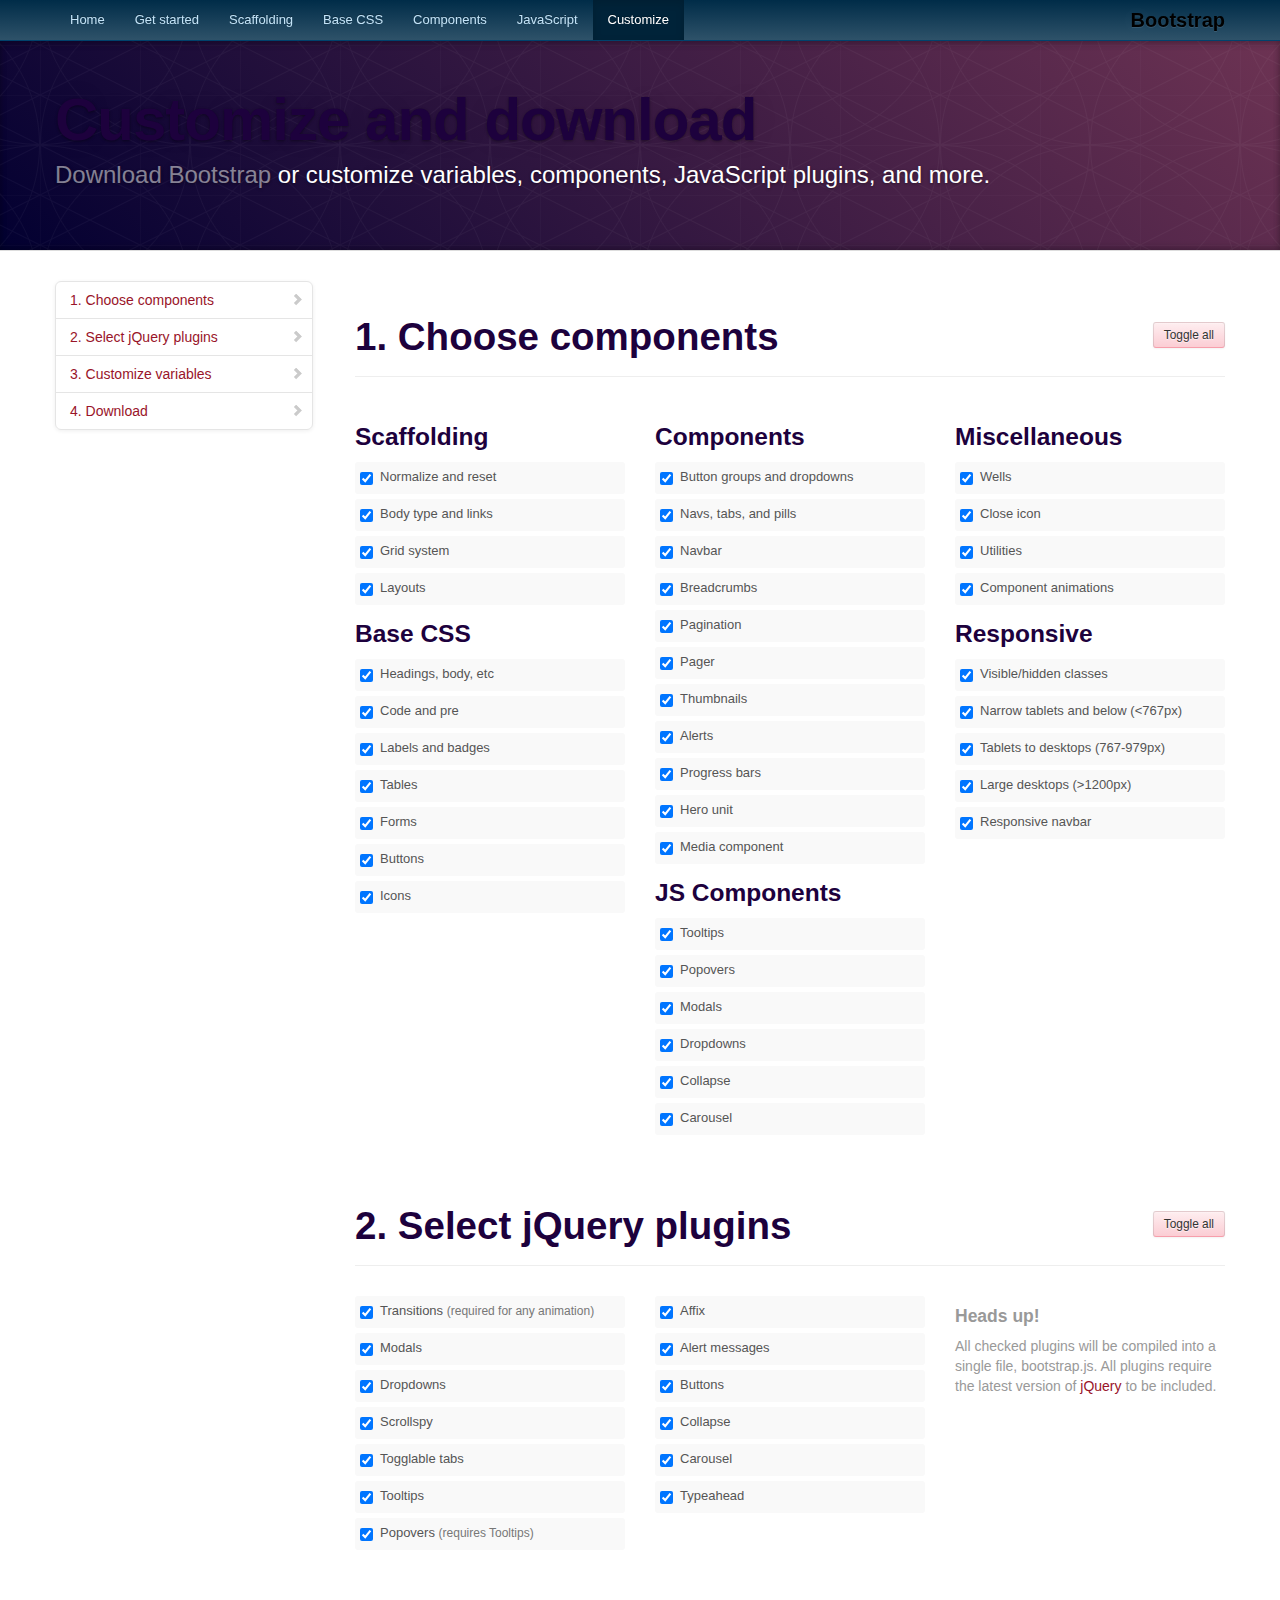
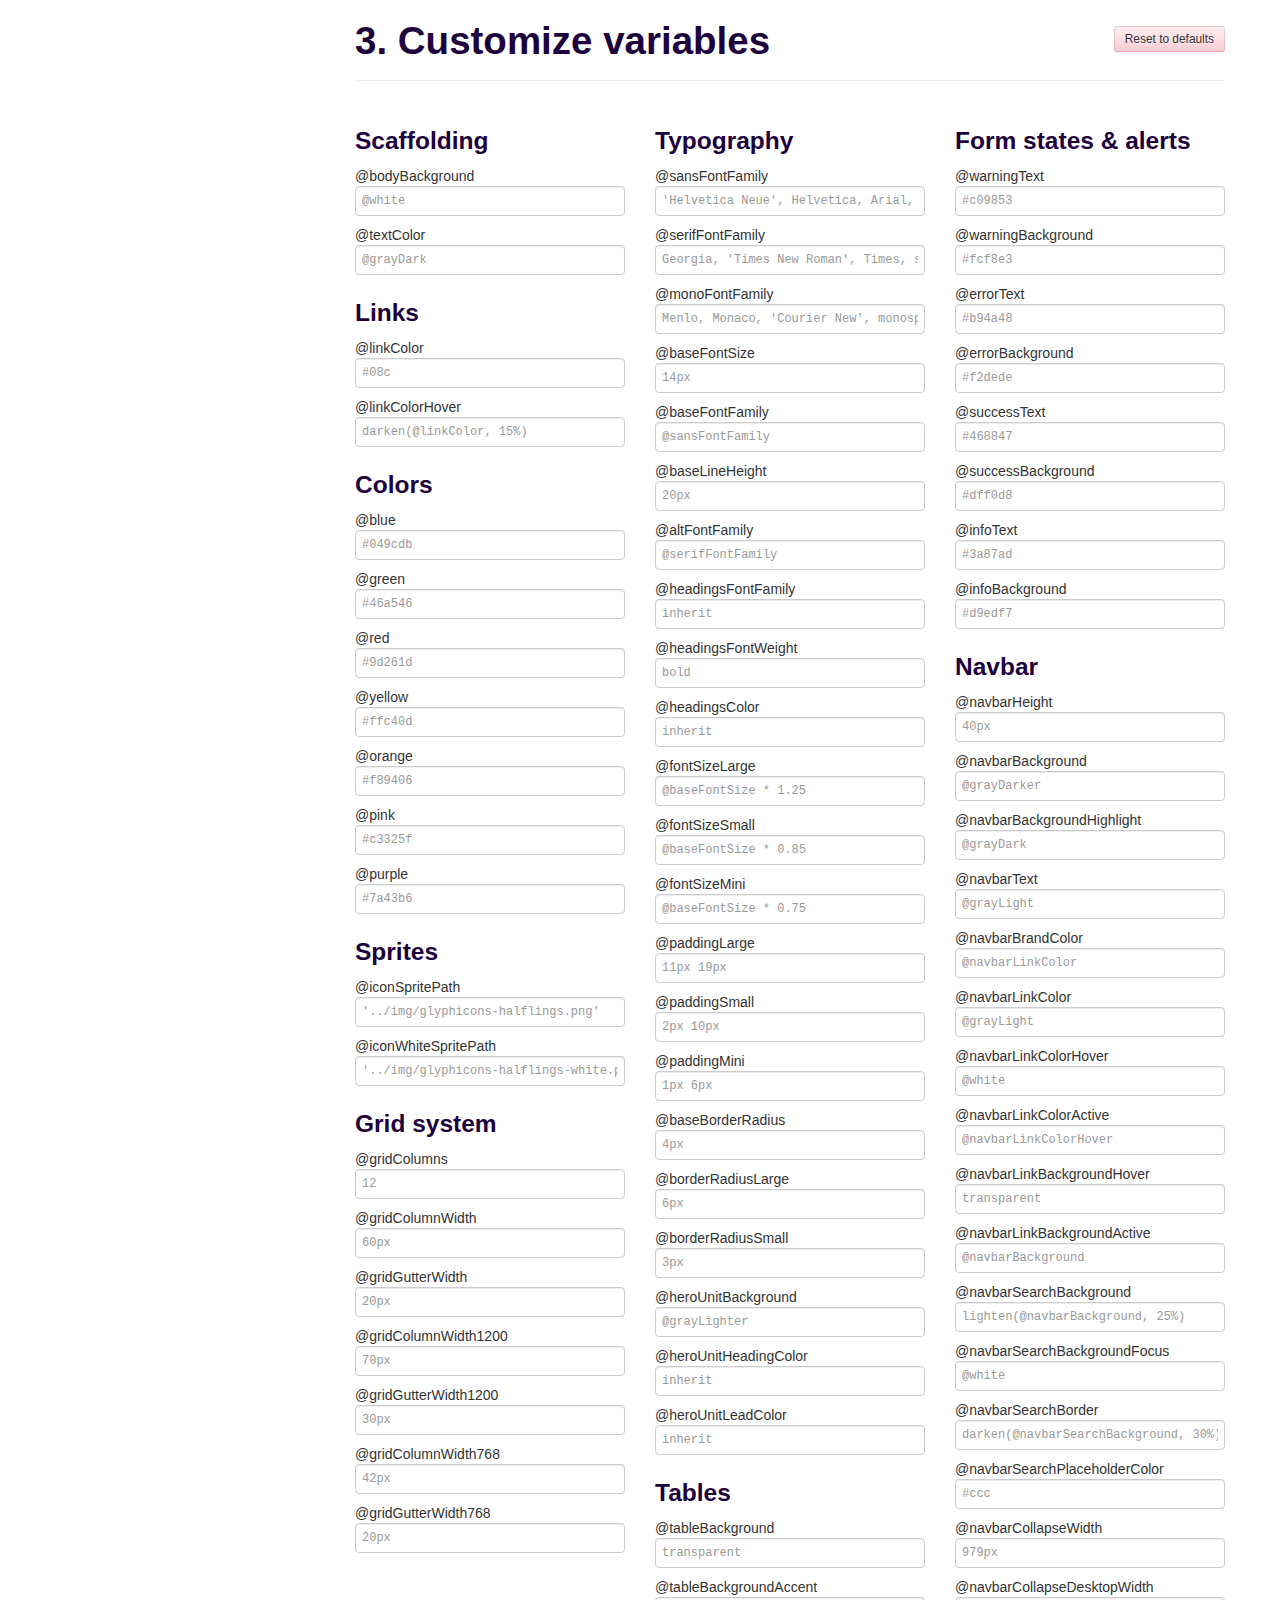
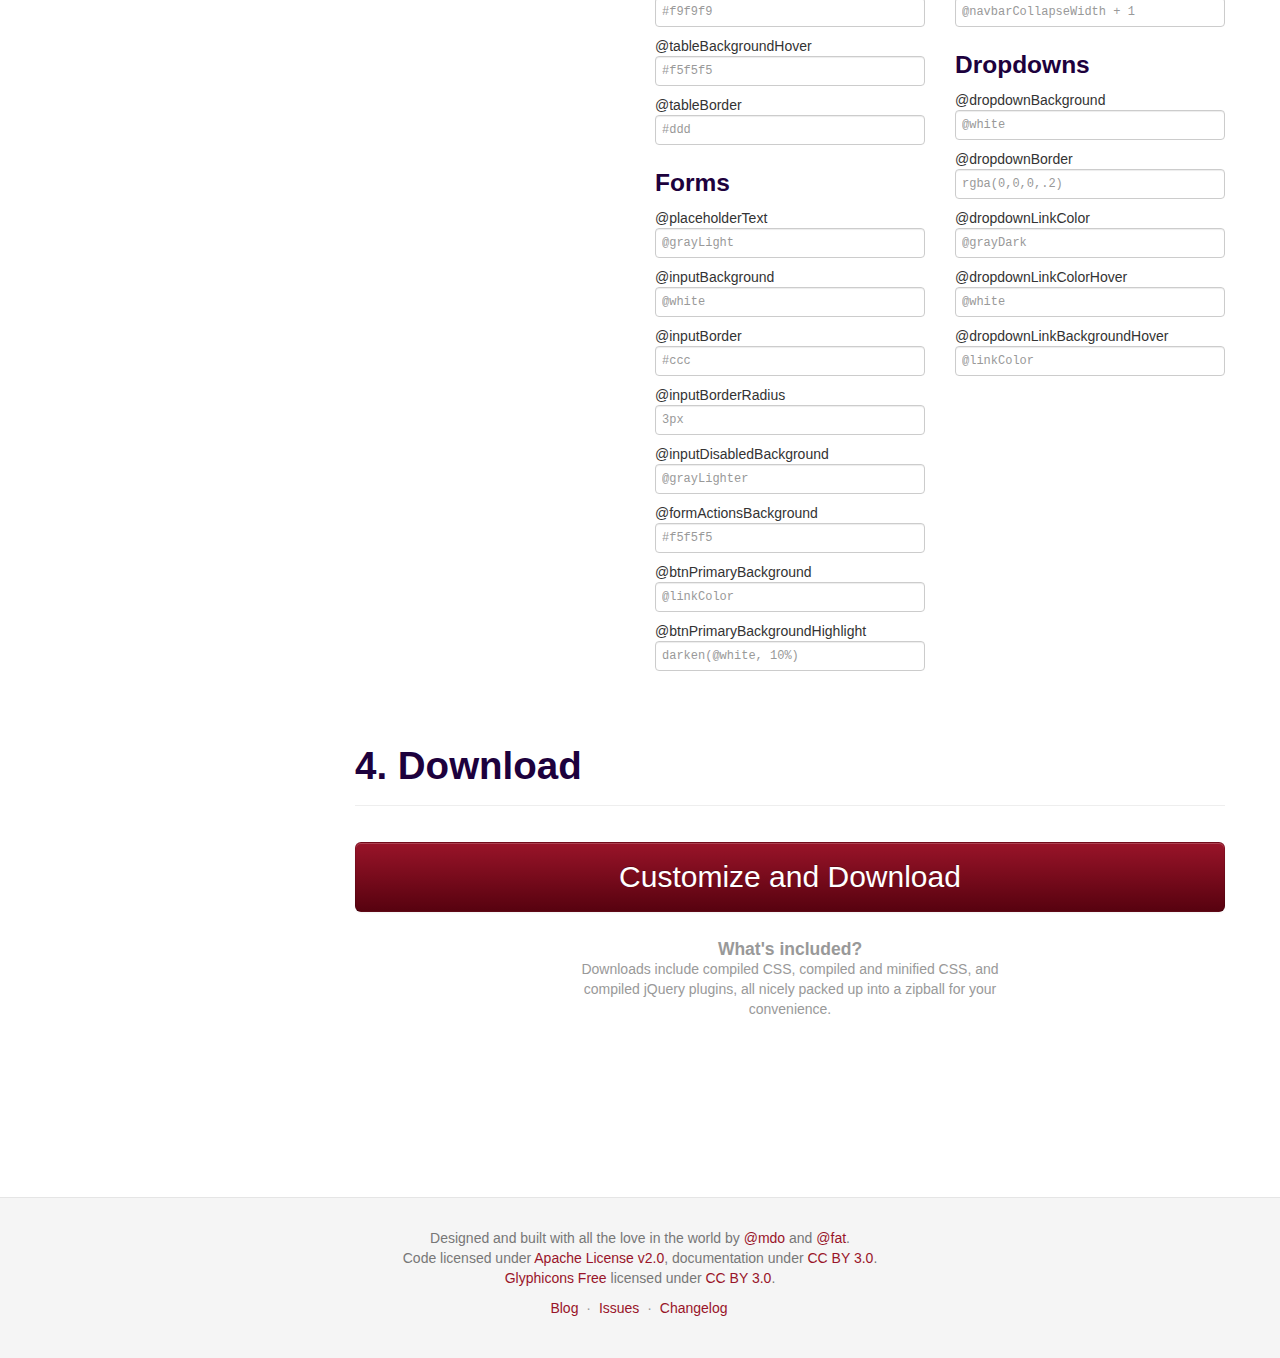
<file: bootstrap-2.3.2-master/docs/customize.html>
<!DOCTYPE html>
<html lang="en">
  <head>
    <meta charset="utf-8">
    <title>Customize · Bootstrap</title>
    <meta name="viewport" content="width=device-width, initial-scale=1.0">
    <meta name="description" content="">
    <meta name="author" content="">

    <!-- Le styles -->
    <link href="assets/css/bootstrap.css" rel="stylesheet">
    <link href="assets/css/bootstrap-responsive.css" rel="stylesheet">
    <link href="assets/css/docs.css" rel="stylesheet">
    <link href="assets/js/google-code-prettify/prettify.css" rel="stylesheet">

    <!-- Le HTML5 shim, for IE6-8 support of HTML5 elements -->
    <!--[if lt IE 9]>
      <script src="assets/js/html5shiv.js"></script>
    <![endif]-->

    <!-- Le fav and touch icons -->
    <link rel="apple-touch-icon-precomposed" sizes="144x144" href="assets/ico/apple-touch-icon-144-precomposed.png">
    <link rel="apple-touch-icon-precomposed" sizes="114x114" href="assets/ico/apple-touch-icon-114-precomposed.png">
      <link rel="apple-touch-icon-precomposed" sizes="72x72" href="assets/ico/apple-touch-icon-72-precomposed.png">
                    <link rel="apple-touch-icon-precomposed" href="assets/ico/apple-touch-icon-57-precomposed.png">
                                   <link rel="shortcut icon" href="assets/ico/favicon.png">

  </head>

  <body data-spy="scroll" data-target=".bs-docs-sidebar">

    <!-- Navbar
    ================================================== -->
    <div class="navbar navbar-inverse navbar-fixed-top">
      <div class="navbar-inner">
        <div class="container">
          <button type="button" class="btn btn-navbar" data-toggle="collapse" data-target=".nav-collapse">
            <span class="icon-bar"></span>
            <span class="icon-bar"></span>
            <span class="icon-bar"></span>
          </button>
          <a class="brand" href="./index.html">Bootstrap</a>
          <div class="nav-collapse collapse">
            <ul class="nav">
              <li class="">
                <a href="./index.html">Home</a>
              </li>
              <li class="">
                <a href="./getting-started.html">Get started</a>
              </li>
              <li class="">
                <a href="./scaffolding.html">Scaffolding</a>
              </li>
              <li class="">
                <a href="./base-css.html">Base CSS</a>
              </li>
              <li class="">
                <a href="./components.html">Components</a>
              </li>
              <li class="">
                <a href="./javascript.html">JavaScript</a>
              </li>
              <li class="active">
                <a href="./customize.html">Customize</a>
              </li>
            </ul>
          </div>
        </div>
      </div>
    </div>

<!-- Masthead
================================================== -->
<header class="jumbotron subhead" id="overview">
  <div class="container">
    <h1>Customize and download</h1>
    <p class="lead"><a href="https://github.com/twbs/bootstrap/archive/v2.3.2.zip">Download Bootstrap</a> or customize variables, components, JavaScript plugins, and more.</p>
  </div>
</header>


  <div class="container">

    <!-- Docs nav
    ================================================== -->
    <div class="row">
      <div class="span3 bs-docs-sidebar">
        <ul class="nav nav-list bs-docs-sidenav">
          <li><a href="#components"><i class="icon-chevron-right"></i> 1. Choose components</a></li>
          <li><a href="#plugins"><i class="icon-chevron-right"></i> 2. Select jQuery plugins</a></li>
          <li><a href="#variables"><i class="icon-chevron-right"></i> 3. Customize variables</a></li>
          <li><a href="#download"><i class="icon-chevron-right"></i> 4. Download</a></li>
        </ul>
      </div>
      <div class="span9">


        <!-- Customize form
        ================================================== -->
        <form>
          <section class="download" id="components">
            <div class="page-header">
              <a class="btn btn-small pull-right toggle-all" href="#">Toggle all</a>
              <h1>
                1. Choose components
              </h1>
            </div>
            <div class="row download-builder">
              <div class="span3">
                <h3>Scaffolding</h3>
                <label class="checkbox"><input checked="checked" type="checkbox" value="reset.less"> Normalize and reset</label>
                <label class="checkbox"><input checked="checked" type="checkbox" value="scaffolding.less"> Body type and links</label>
                <label class="checkbox"><input checked="checked" type="checkbox" value="grid.less"> Grid system</label>
                <label class="checkbox"><input checked="checked" type="checkbox" value="layouts.less"> Layouts</label>
                <h3>Base CSS</h3>
                <label class="checkbox"><input checked="checked" type="checkbox" value="type.less"> Headings, body, etc</label>
                <label class="checkbox"><input checked="checked" type="checkbox" value="code.less"> Code and pre</label>
                <label class="checkbox"><input checked="checked" type="checkbox" value="labels-badges.less"> Labels and badges</label>
                <label class="checkbox"><input checked="checked" type="checkbox" value="tables.less"> Tables</label>
                <label class="checkbox"><input checked="checked" type="checkbox" value="forms.less"> Forms</label>
                <label class="checkbox"><input checked="checked" type="checkbox" value="buttons.less"> Buttons</label>
                <label class="checkbox"><input checked="checked" type="checkbox" value="sprites.less"> Icons</label>
              </div><!-- /span -->
              <div class="span3">
                <h3>Components</h3>
                <label class="checkbox"><input checked="checked" type="checkbox" value="button-groups.less"> Button groups and dropdowns</label>
                <label class="checkbox"><input checked="checked" type="checkbox" value="navs.less"> Navs, tabs, and pills</label>
                <label class="checkbox"><input checked="checked" type="checkbox" value="navbar.less"> Navbar</label>
                <label class="checkbox"><input checked="checked" type="checkbox" value="breadcrumbs.less"> Breadcrumbs</label>
                <label class="checkbox"><input checked="checked" type="checkbox" value="pagination.less"> Pagination</label>
                <label class="checkbox"><input checked="checked" type="checkbox" value="pager.less"> Pager</label>
                <label class="checkbox"><input checked="checked" type="checkbox" value="thumbnails.less"> Thumbnails</label>
                <label class="checkbox"><input checked="checked" type="checkbox" value="alerts.less"> Alerts</label>
                <label class="checkbox"><input checked="checked" type="checkbox" value="progress-bars.less"> Progress bars</label>
                <label class="checkbox"><input checked="checked" type="checkbox" value="hero-unit.less"> Hero unit</label>
                <label class="checkbox"><input checked="checked" type="checkbox" value="media.less"> Media component</label>
                <h3>JS Components</h3>
                <label class="checkbox"><input checked="checked" type="checkbox" value="tooltip.less"> Tooltips</label>
                <label class="checkbox"><input checked="checked" type="checkbox" value="popovers.less"> Popovers</label>
                <label class="checkbox"><input checked="checked" type="checkbox" value="modals.less"> Modals</label>
                <label class="checkbox"><input checked="checked" type="checkbox" value="dropdowns.less"> Dropdowns</label>
                <label class="checkbox"><input checked="checked" type="checkbox" value="accordion.less"> Collapse</label>
                <label class="checkbox"><input checked="checked" type="checkbox" value="carousel.less"> Carousel</label>
              </div><!-- /span -->
              <div class="span3">
                <h3>Miscellaneous</h3>
                <label class="checkbox"><input checked="checked" type="checkbox" value="wells.less"> Wells</label>
                <label class="checkbox"><input checked="checked" type="checkbox" value="close.less"> Close icon</label>
                <label class="checkbox"><input checked="checked" type="checkbox" value="utilities.less"> Utilities</label>
                <label class="checkbox"><input checked="checked" type="checkbox" value="component-animations.less"> Component animations</label>
                <h3>Responsive</h3>
                <label class="checkbox"><input checked="checked" type="checkbox" value="responsive-utilities.less"> Visible/hidden classes</label>
                <label class="checkbox"><input checked="checked" type="checkbox" value="responsive-767px-max.less"> Narrow tablets and below (<767px)</label>
                <label class="checkbox"><input checked="checked" type="checkbox" value="responsive-768px-979px.less"> Tablets to desktops (767-979px)</label>
                <label class="checkbox"><input checked="checked" type="checkbox" value="responsive-1200px-min.less"> Large desktops (>1200px)</label>
                <label class="checkbox"><input checked="checked" type="checkbox" value="responsive-navbar.less"> Responsive navbar</label>
              </div><!-- /span -->
            </div><!-- /row -->
          </section>

          <section class="download" id="plugins">
            <div class="page-header">
              <a class="btn btn-small pull-right toggle-all" href="#">Toggle all</a>
              <h1>
                2. Select jQuery plugins
              </h1>
            </div>
            <div class="row download-builder">
              <div class="span3">
                <label class="checkbox">
                  <input type="checkbox" checked="true" value="bootstrap-transition.js">
                  Transitions <small>(required for any animation)</small>
                </label>
                <label class="checkbox">
                  <input type="checkbox" checked="true" value="bootstrap-modal.js">
                  Modals
                </label>
                <label class="checkbox">
                  <input type="checkbox" checked="true" value="bootstrap-dropdown.js">
                  Dropdowns
                </label>
                <label class="checkbox">
                  <input type="checkbox" checked="true" value="bootstrap-scrollspy.js">
                  Scrollspy
                </label>
                <label class="checkbox">
                  <input type="checkbox" checked="true" value="bootstrap-tab.js">
                  Togglable tabs
                </label>
                <label class="checkbox">
                  <input type="checkbox" checked="true" value="bootstrap-tooltip.js">
                  Tooltips
                </label>
                <label class="checkbox">
                  <input type="checkbox" checked="true" value="bootstrap-popover.js">
                  Popovers <small>(requires Tooltips)</small>
                </label>
              </div><!-- /span -->
              <div class="span3">
                <label class="checkbox">
                  <input type="checkbox" checked="true" value="bootstrap-affix.js">
                  Affix
                </label>
                <label class="checkbox">
                  <input type="checkbox" checked="true" value="bootstrap-alert.js">
                  Alert messages
                </label>
                <label class="checkbox">
                  <input type="checkbox" checked="true" value="bootstrap-button.js">
                  Buttons
                </label>
                <label class="checkbox">
                  <input type="checkbox" checked="true" value="bootstrap-collapse.js">
                  Collapse
                </label>
                <label class="checkbox">
                  <input type="checkbox" checked="true" value="bootstrap-carousel.js">
                  Carousel
                </label>
                <label class="checkbox">
                  <input type="checkbox" checked="true" value="bootstrap-typeahead.js">
                  Typeahead
                </label>
              </div><!-- /span -->
              <div class="span3">
                <h4 class="muted">Heads up!</h4>
                <p class="muted">All checked plugins will be compiled into a single file, bootstrap.js. All plugins require the latest version of <a href="http://jquery.com/" target="_blank">jQuery</a> to be included.</p>
              </div><!-- /span -->
            </div><!-- /row -->
          </section>


          <section class="download" id="variables">
            <div class="page-header">
              <a class="btn btn-small pull-right toggle-all" href="#">Reset to defaults</a>
              <h1>
                3. Customize variables
              </h1>
            </div>
            <div class="row download-builder">
              <div class="span3">
                <h3>Scaffolding</h3>
                <label>@bodyBackground</label>
                <input type="text" class="span3" placeholder="@white">
                <label>@textColor</label>
                <input type="text" class="span3" placeholder="@grayDark">

                <h3>Links</h3>
                <label>@linkColor</label>
                <input type="text" class="span3" placeholder="#08c">
                <label>@linkColorHover</label>
                <input type="text" class="span3" placeholder="darken(@linkColor, 15%)">
                <h3>Colors</h3>
                <label>@blue</label>
                <input type="text" class="span3" placeholder="#049cdb">
                <label>@green</label>
                <input type="text" class="span3" placeholder="#46a546">
                <label>@red</label>
                <input type="text" class="span3" placeholder="#9d261d">
                <label>@yellow</label>
                <input type="text" class="span3" placeholder="#ffc40d">
                <label>@orange</label>
                <input type="text" class="span3" placeholder="#f89406">
                <label>@pink</label>
                <input type="text" class="span3" placeholder="#c3325f">
                <label>@purple</label>
                <input type="text" class="span3" placeholder="#7a43b6">

                <h3>Sprites</h3>
                <label>@iconSpritePath</label>
                <input type="text" class="span3" placeholder="'../img/glyphicons-halflings.png'">
                <label>@iconWhiteSpritePath</label>
                <input type="text" class="span3" placeholder="'../img/glyphicons-halflings-white.png'">

                <h3>Grid system</h3>
                <label>@gridColumns</label>
                <input type="text" class="span3" placeholder="12">
                <label>@gridColumnWidth</label>
                <input type="text" class="span3" placeholder="60px">
                <label>@gridGutterWidth</label>
                <input type="text" class="span3" placeholder="20px">
                <label>@gridColumnWidth1200</label>
                <input type="text" class="span3" placeholder="70px">
                <label>@gridGutterWidth1200</label>
                <input type="text" class="span3" placeholder="30px">
                <label>@gridColumnWidth768</label>
                <input type="text" class="span3" placeholder="42px">
                <label>@gridGutterWidth768</label>
                <input type="text" class="span3" placeholder="20px">

              </div><!-- /span -->
              <div class="span3">

                <h3>Typography</h3>
                <label>@sansFontFamily</label>
                <input type="text" class="span3" placeholder="'Helvetica Neue', Helvetica, Arial, sans-serif">
                <label>@serifFontFamily</label>
                <input type="text" class="span3" placeholder="Georgia, 'Times New Roman', Times, serif">
                <label>@monoFontFamily</label>
                <input type="text" class="span3" placeholder="Menlo, Monaco, 'Courier New', monospace">

                <label>@baseFontSize</label>
                <input type="text" class="span3" placeholder="14px">
                <label>@baseFontFamily</label>
                <input type="text" class="span3" placeholder="@sansFontFamily">
                <label>@baseLineHeight</label>
                <input type="text" class="span3" placeholder="20px">

                <label>@altFontFamily</label>
                <input type="text" class="span3" placeholder="@serifFontFamily">
                <label>@headingsFontFamily</label>
                <input type="text" class="span3" placeholder="inherit">
                <label>@headingsFontWeight</label>
                <input type="text" class="span3" placeholder="bold">
                <label>@headingsColor</label>
                <input type="text" class="span3" placeholder="inherit">

                <label>@fontSizeLarge</label>
                <input type="text" class="span3" placeholder="@baseFontSize * 1.25">
                <label>@fontSizeSmall</label>
                <input type="text" class="span3" placeholder="@baseFontSize * 0.85">
                <label>@fontSizeMini</label>
                <input type="text" class="span3" placeholder="@baseFontSize * 0.75">

                <label>@paddingLarge</label>
                <input type="text" class="span3" placeholder="11px 19px">
                <label>@paddingSmall</label>
                <input type="text" class="span3" placeholder="2px 10px">
                <label>@paddingMini</label>
                <input type="text" class="span3" placeholder="1px 6px">

                <label>@baseBorderRadius</label>
                <input type="text" class="span3" placeholder="4px">
                <label>@borderRadiusLarge</label>
                <input type="text" class="span3" placeholder="6px">
                <label>@borderRadiusSmall</label>
                <input type="text" class="span3" placeholder="3px">

                <label>@heroUnitBackground</label>
                <input type="text" class="span3" placeholder="@grayLighter">
                <label>@heroUnitHeadingColor</label>
                <input type="text" class="span3" placeholder="inherit">
                <label>@heroUnitLeadColor</label>
                <input type="text" class="span3" placeholder="inherit">

                <h3>Tables</h3>
                <label>@tableBackground</label>
                <input type="text" class="span3" placeholder="transparent">
                <label>@tableBackgroundAccent</label>
                <input type="text" class="span3" placeholder="#f9f9f9">
                <label>@tableBackgroundHover</label>
                <input type="text" class="span3" placeholder="#f5f5f5">
                <label>@tableBorder</label>
                <input type="text" class="span3" placeholder="#ddd">

                <h3>Forms</h3>
                <label>@placeholderText</label>
                <input type="text" class="span3" placeholder="@grayLight">
                <label>@inputBackground</label>
                <input type="text" class="span3" placeholder="@white">
                <label>@inputBorder</label>
                <input type="text" class="span3" placeholder="#ccc">
                <label>@inputBorderRadius</label>
                <input type="text" class="span3" placeholder="3px">
                <label>@inputDisabledBackground</label>
                <input type="text" class="span3" placeholder="@grayLighter">
                <label>@formActionsBackground</label>
                <input type="text" class="span3" placeholder="#f5f5f5">
                <label>@btnPrimaryBackground</label>
                <input type="text" class="span3" placeholder="@linkColor">
                <label>@btnPrimaryBackgroundHighlight</label>
                <input type="text" class="span3" placeholder="darken(@white, 10%)">

              </div><!-- /span -->
              <div class="span3">

                <h3>Form states &amp; alerts</h3>
                <label>@warningText</label>
                <input type="text" class="span3" placeholder="#c09853">
                <label>@warningBackground</label>
                <input type="text" class="span3" placeholder="#fcf8e3">
                <label>@errorText</label>
                <input type="text" class="span3" placeholder="#b94a48">
                <label>@errorBackground</label>
                <input type="text" class="span3" placeholder="#f2dede">
                <label>@successText</label>
                <input type="text" class="span3" placeholder="#468847">
                <label>@successBackground</label>
                <input type="text" class="span3" placeholder="#dff0d8">
                <label>@infoText</label>
                <input type="text" class="span3" placeholder="#3a87ad">
                <label>@infoBackground</label>
                <input type="text" class="span3" placeholder="#d9edf7">

                <h3>Navbar</h3>
                <label>@navbarHeight</label>
                <input type="text" class="span3" placeholder="40px">
                <label>@navbarBackground</label>
                <input type="text" class="span3" placeholder="@grayDarker">
                <label>@navbarBackgroundHighlight</label>
                <input type="text" class="span3" placeholder="@grayDark">
                <label>@navbarText</label>
                <input type="text" class="span3" placeholder="@grayLight">
                <label>@navbarBrandColor</label>
                <input type="text" class="span3" placeholder="@navbarLinkColor">
                <label>@navbarLinkColor</label>
                <input type="text" class="span3" placeholder="@grayLight">
                <label>@navbarLinkColorHover</label>
                <input type="text" class="span3" placeholder="@white">
                <label>@navbarLinkColorActive</label>
                <input type="text" class="span3" placeholder="@navbarLinkColorHover">
                <label>@navbarLinkBackgroundHover</label>
                <input type="text" class="span3" placeholder="transparent">
                <label>@navbarLinkBackgroundActive</label>
                <input type="text" class="span3" placeholder="@navbarBackground">
                <label>@navbarSearchBackground</label>
                <input type="text" class="span3" placeholder="lighten(@navbarBackground, 25%)">
                <label>@navbarSearchBackgroundFocus</label>
                <input type="text" class="span3" placeholder="@white">
                <label>@navbarSearchBorder</label>
                <input type="text" class="span3" placeholder="darken(@navbarSearchBackground, 30%)">
                <label>@navbarSearchPlaceholderColor</label>
                <input type="text" class="span3" placeholder="#ccc">

                <label>@navbarCollapseWidth</label>
                <input type="text" class="span3" placeholder="979px">
                <label>@navbarCollapseDesktopWidth</label>
                <input type="text" class="span3" placeholder="@navbarCollapseWidth + 1">

                <h3>Dropdowns</h3>
                <label>@dropdownBackground</label>
                <input type="text" class="span3" placeholder="@white">
                <label>@dropdownBorder</label>
                <input type="text" class="span3" placeholder="rgba(0,0,0,.2)">
                <label>@dropdownLinkColor</label>
                <input type="text" class="span3" placeholder="@grayDark">
                <label>@dropdownLinkColorHover</label>
                <input type="text" class="span3" placeholder="@white">
                <label>@dropdownLinkBackgroundHover</label>
                <input type="text" class="span3" placeholder="@linkColor">
              </div><!-- /span -->
            </div><!-- /row -->
          </section>

          <section class="download" id="download">
            <div class="page-header">
              <h1>
                4. Download
              </h1>
            </div>
            <div class="download-btn">
              <a class="btn btn-primary" href="#" >Customize and Download</a>
              <h4>What's included?</h4>
              <p>Downloads include compiled CSS, compiled and minified CSS, and compiled jQuery plugins, all nicely packed up into a zipball for your convenience.</p>
            </div>
          </section><!-- /download -->
        </form>



      </div>
    </div>

  </div>



    <!-- Footer
    ================================================== -->
    <footer class="footer">
      <div class="container">
        <p>Designed and built with all the love in the world by <a href="http://twitter.com/mdo" target="_blank">@mdo</a> and <a href="http://twitter.com/fat" target="_blank">@fat</a>.</p>
        <p>Code licensed under <a href="http://www.apache.org/licenses/LICENSE-2.0" target="_blank">Apache License v2.0</a>, documentation under <a href="http://creativecommons.org/licenses/by/3.0/">CC BY 3.0</a>.</p>
        <p><a href="http://glyphicons.com">Glyphicons Free</a> licensed under <a href="http://creativecommons.org/licenses/by/3.0/">CC BY 3.0</a>.</p>
        <ul class="footer-links">
          <li><a href="http://blog.getbootstrap.com">Blog</a></li>
          <li class="muted">&middot;</li>
          <li><a href="https://github.com/twbs/bootstrap/issues?state=open">Issues</a></li>
          <li class="muted">&middot;</li>
          <li><a href="https://github.com/twbs/bootstrap/releases">Changelog</a></li>
        </ul>
      </div>
    </footer>



    <!-- Le javascript
    ================================================== -->
    <!-- Placed at the end of the document so the pages load faster -->
    <script type="text/javascript" src="http://platform.twitter.com/widgets.js"></script>
    <script src="assets/js/jquery.js"></script>
    <script src="assets/js/bootstrap-transition.js"></script>
    <script src="assets/js/bootstrap-alert.js"></script>
    <script src="assets/js/bootstrap-modal.js"></script>
    <script src="assets/js/bootstrap-dropdown.js"></script>
    <script src="assets/js/bootstrap-scrollspy.js"></script>
    <script src="assets/js/bootstrap-tab.js"></script>
    <script src="assets/js/bootstrap-tooltip.js"></script>
    <script src="assets/js/bootstrap-popover.js"></script>
    <script src="assets/js/bootstrap-button.js"></script>
    <script src="assets/js/bootstrap-collapse.js"></script>
    <script src="assets/js/bootstrap-carousel.js"></script>
    <script src="assets/js/bootstrap-typeahead.js"></script>
    <script src="assets/js/bootstrap-affix.js"></script>

    <script src="assets/js/holder/holder.js"></script>
    <script src="assets/js/google-code-prettify/prettify.js"></script>

    <script src="assets/js/application.js"></script>



  </body>
</html>
</file>
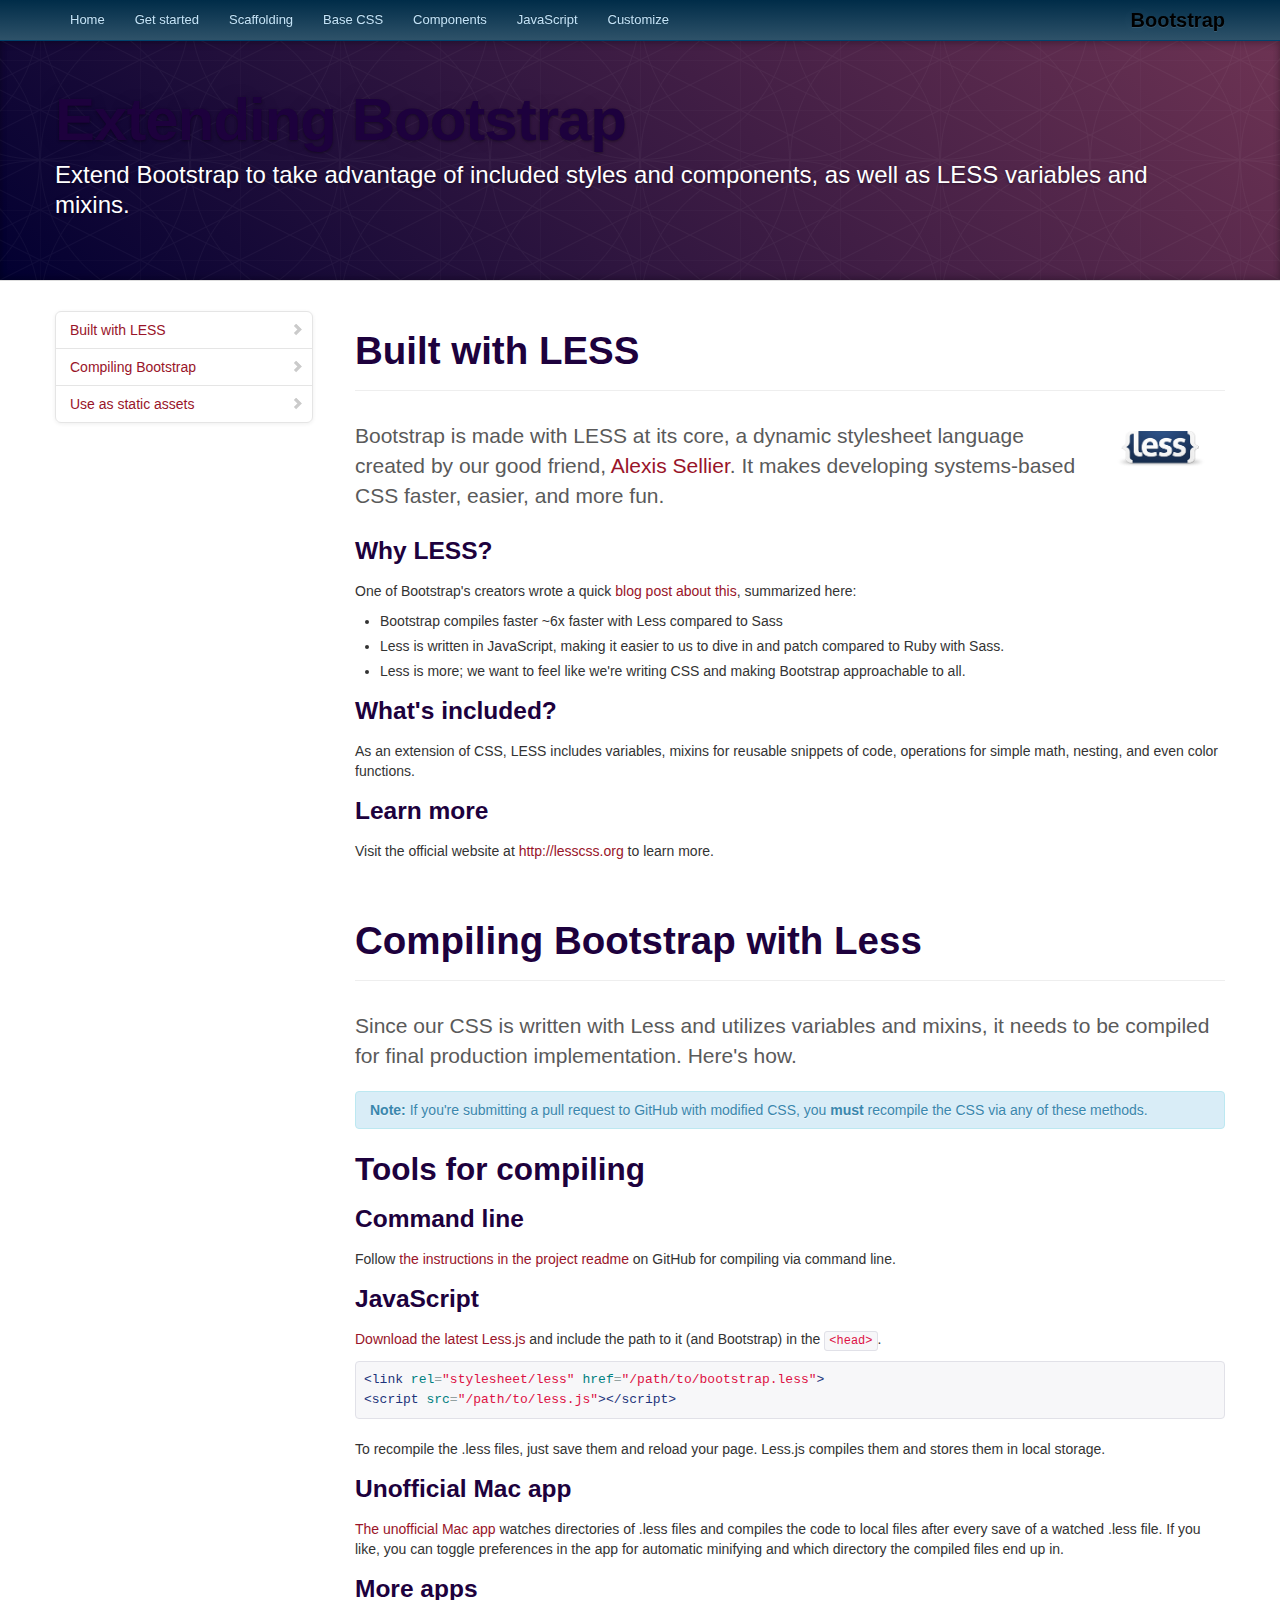
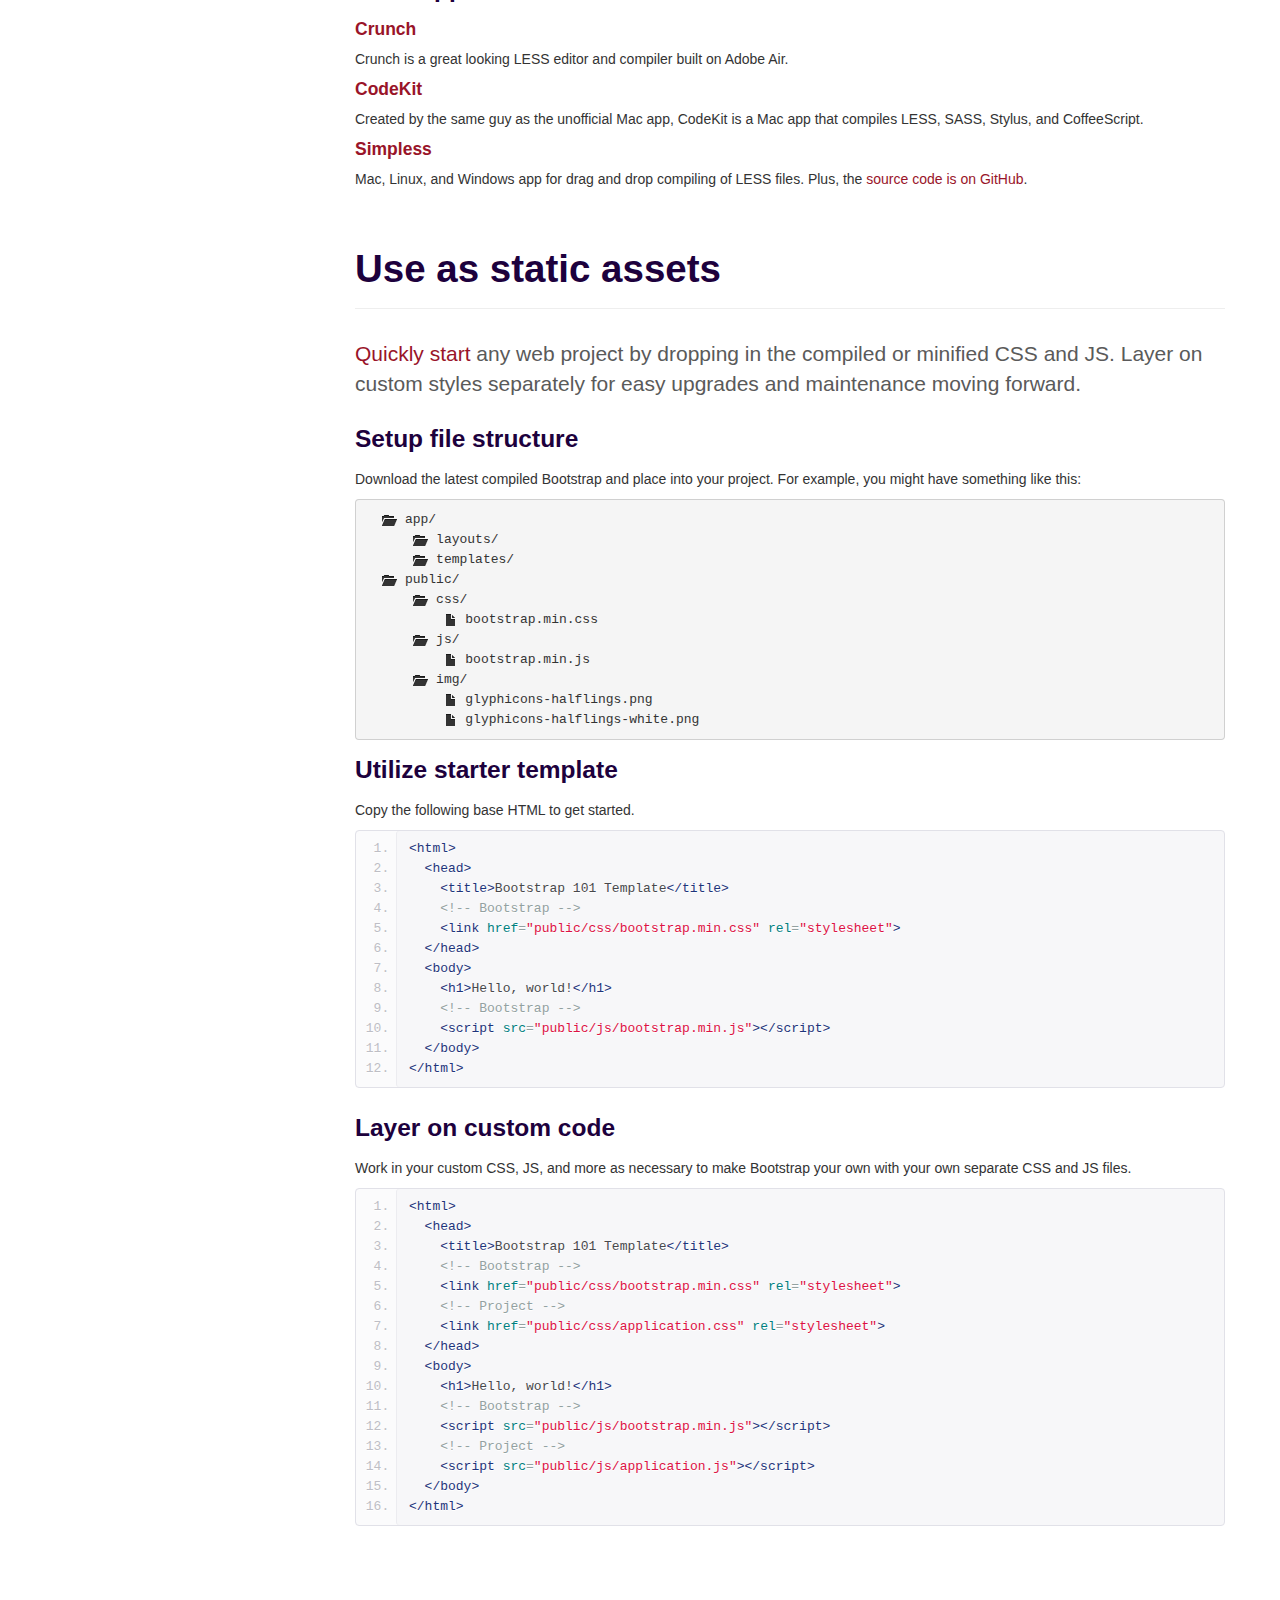
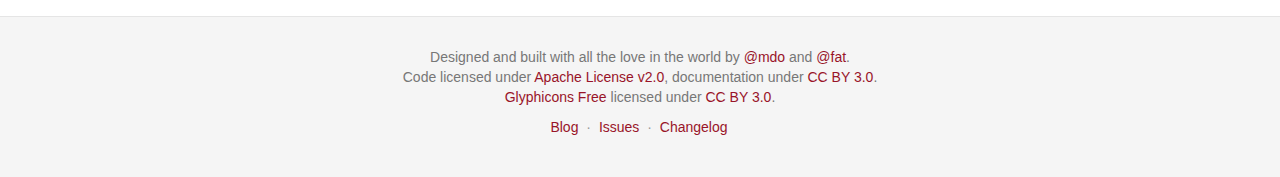
<file: bootstrap-2.3.2-master/docs/extend.html>
<!DOCTYPE html>
<html lang="en">
  <head>
    <meta charset="utf-8">
    <title>Extend · Bootstrap</title>
    <meta name="viewport" content="width=device-width, initial-scale=1.0">
    <meta name="description" content="">
    <meta name="author" content="">

    <!-- Le styles -->
    <link href="assets/css/bootstrap.css" rel="stylesheet">
    <link href="assets/css/bootstrap-responsive.css" rel="stylesheet">
    <link href="assets/css/docs.css" rel="stylesheet">
    <link href="assets/js/google-code-prettify/prettify.css" rel="stylesheet">

    <!-- Le HTML5 shim, for IE6-8 support of HTML5 elements -->
    <!--[if lt IE 9]>
      <script src="assets/js/html5shiv.js"></script>
    <![endif]-->

    <!-- Le fav and touch icons -->
    <link rel="apple-touch-icon-precomposed" sizes="144x144" href="assets/ico/apple-touch-icon-144-precomposed.png">
    <link rel="apple-touch-icon-precomposed" sizes="114x114" href="assets/ico/apple-touch-icon-114-precomposed.png">
      <link rel="apple-touch-icon-precomposed" sizes="72x72" href="assets/ico/apple-touch-icon-72-precomposed.png">
                    <link rel="apple-touch-icon-precomposed" href="assets/ico/apple-touch-icon-57-precomposed.png">
                                   <link rel="shortcut icon" href="assets/ico/favicon.png">

  </head>

  <body data-spy="scroll" data-target=".bs-docs-sidebar">

    <!-- Navbar
    ================================================== -->
    <div class="navbar navbar-inverse navbar-fixed-top">
      <div class="navbar-inner">
        <div class="container">
          <button type="button" class="btn btn-navbar" data-toggle="collapse" data-target=".nav-collapse">
            <span class="icon-bar"></span>
            <span class="icon-bar"></span>
            <span class="icon-bar"></span>
          </button>
          <a class="brand" href="./index.html">Bootstrap</a>
          <div class="nav-collapse collapse">
            <ul class="nav">
              <li class="">
                <a href="./index.html">Home</a>
              </li>
              <li class="">
                <a href="./getting-started.html">Get started</a>
              </li>
              <li class="">
                <a href="./scaffolding.html">Scaffolding</a>
              </li>
              <li class="">
                <a href="./base-css.html">Base CSS</a>
              </li>
              <li class="">
                <a href="./components.html">Components</a>
              </li>
              <li class="">
                <a href="./javascript.html">JavaScript</a>
              </li>
              <li class="">
                <a href="./customize.html">Customize</a>
              </li>
            </ul>
          </div>
        </div>
      </div>
    </div>

<!-- Subhead
================================================== -->
<header class="jumbotron subhead" id="overview">
  <div class="container">
    <h1>Extending Bootstrap</h1>
    <p class="lead">Extend Bootstrap to take advantage of included styles and components, as well as LESS variables and mixins.</p>
  <div>
</header>

  <div class="container">

    <!-- Docs nav
    ================================================== -->
    <div class="row">
      <div class="span3 bs-docs-sidebar">
        <ul class="nav nav-list bs-docs-sidenav">
          <li><a href="#built-with-less"><i class="icon-chevron-right"></i> Built with LESS</a></li>
          <li><a href="#compiling"><i class="icon-chevron-right"></i> Compiling Bootstrap</a></li>
          <li><a href="#static-assets"><i class="icon-chevron-right"></i> Use as static assets</a></li>
        </ul>
      </div>
      <div class="span9">



        <!-- BUILT WITH LESS
        ================================================== -->
        <section id="built-with-less">
          <div class="page-header">
            <h1>Built with LESS</h1>
          </div>

          <img style="float: right; height: 36px; margin: 10px 20px 20px" src="assets/img/less-logo-large.png" alt="LESS CSS">
          <p class="lead">Bootstrap is made with LESS at its core, a dynamic stylesheet language created by our good friend, <a href="http://cloudhead.io">Alexis Sellier</a>. It makes developing systems-based CSS faster, easier, and more fun.</p>

          <h3>Why LESS?</h3>
          <p>One of Bootstrap's creators wrote a quick <a href="http://www.wordsbyf.at/2012/03/08/why-less/">blog post about this</a>, summarized here:</p>
          <ul>
            <li>Bootstrap compiles faster ~6x faster with Less compared to Sass</li>
            <li>Less is written in JavaScript, making it easier to us to dive in and patch compared to Ruby with Sass.</li>
            <li>Less is more; we want to feel like we're writing CSS and making Bootstrap approachable to all.</li>
          </ul>

          <h3>What's included?</h3>
          <p>As an extension of CSS, LESS includes variables, mixins for reusable snippets of code, operations for simple math, nesting, and even color functions.</p>

          <h3>Learn more</h3>
          <p>Visit the official website at <a href="http://lesscss.org">http://lesscss.org</a> to learn more.</p>
        </section>



        <!-- COMPILING LESS AND BOOTSTRAP
        ================================================== -->
        <section id="compiling">
          <div class="page-header">
            <h1>Compiling Bootstrap with Less</h1>
          </div>

          <p class="lead">Since our CSS is written with Less and utilizes variables and mixins, it needs to be compiled for final production implementation. Here's how.</p>

          <div class="alert alert-info">
            <strong>Note:</strong> If you're submitting a pull request to GitHub with modified CSS, you <strong>must</strong> recompile the CSS via any of these methods.
          </div>

          <h2>Tools for compiling</h2>

          <h3>Command line</h3>
          <p>Follow <a href="https://github.com/twbs/bootstrap#developers">the instructions in the project readme</a> on GitHub for compiling via command line.</p>

          <h3>JavaScript</h3>
          <p><a href="http://lesscss.org/">Download the latest Less.js</a> and include the path to it (and Bootstrap) in the <code>&lt;head&gt;</code>.</p>
<pre class="prettyprint">
&lt;link rel="stylesheet/less" href="/path/to/bootstrap.less"&gt;
&lt;script src="/path/to/less.js"&gt;&lt;/script&gt;
</pre>
          <p>To recompile the .less files, just save them and reload your page. Less.js compiles them and stores them in local storage.</p>

          <h3>Unofficial Mac app</h3>
          <p><a href="http://incident57.com/less/">The unofficial Mac app</a> watches directories of .less files and compiles the code to local files after every save of a watched .less file. If you like, you can toggle preferences in the app for automatic minifying and which directory the compiled files end up in.</p>

          <h3>More apps</h3>
          <h4><a href="http://crunchapp.net/" target="_blank">Crunch</a></h4>
          <p>Crunch is a great looking LESS editor and compiler built on Adobe Air.</p>
          <h4><a href="http://incident57.com/codekit/" target="_blank">CodeKit</a></h4>
          <p>Created by the same guy as the unofficial Mac app, CodeKit is a Mac app that compiles LESS, SASS, Stylus, and CoffeeScript.</p>
          <h4><a href="http://wearekiss.com/simpless" target="_blank">Simpless</a></h4>
          <p>Mac, Linux, and Windows app for drag and drop compiling of LESS files. Plus, the <a href="https://github.com/Paratron/SimpLESS" target="_blank">source code is on GitHub</a>.</p>

        </section>



        <!-- Static assets
        ================================================== -->
        <section id="static-assets">
          <div class="page-header">
            <h1>Use as static assets</h1>
          </div>
          <p class="lead"><a href="./getting-started.html">Quickly start</a> any web project by dropping in the compiled or minified CSS and JS. Layer on custom styles separately for easy upgrades and maintenance moving forward.</p>

          <h3>Setup file structure</h3>
          <p>Download the latest compiled Bootstrap and place into your project. For example, you might have something like this:</p>
<pre>
  <span class="icon-folder-open"></span> app/
      <span class="icon-folder-open"></span> layouts/
      <span class="icon-folder-open"></span> templates/
  <span class="icon-folder-open"></span> public/
      <span class="icon-folder-open"></span> css/
          <span class="icon-file"></span> bootstrap.min.css
      <span class="icon-folder-open"></span> js/
          <span class="icon-file"></span> bootstrap.min.js
      <span class="icon-folder-open"></span> img/
          <span class="icon-file"></span> glyphicons-halflings.png
          <span class="icon-file"></span> glyphicons-halflings-white.png
</pre>

          <h3>Utilize starter template</h3>
          <p>Copy the following base HTML to get started.</p>
<pre class="prettyprint linenums">
&lt;html&gt;
  &lt;head&gt;
    &lt;title&gt;Bootstrap 101 Template&lt;/title&gt;
    &lt;!-- Bootstrap --&gt;
    &lt;link href="public/css/bootstrap.min.css" rel="stylesheet"&gt;
  &lt;/head&gt;
  &lt;body&gt;
    &lt;h1&gt;Hello, world!&lt;/h1&gt;
    &lt;!-- Bootstrap --&gt;
    &lt;script src="public/js/bootstrap.min.js"&gt;&lt;/script&gt;
  &lt;/body&gt;
&lt;/html&gt;
</pre>

          <h3>Layer on custom code</h3>
          <p>Work in your custom CSS, JS, and more as necessary to make Bootstrap your own with your own separate CSS and JS files.</p>
<pre class="prettyprint linenums">
&lt;html&gt;
  &lt;head&gt;
    &lt;title&gt;Bootstrap 101 Template&lt;/title&gt;
    &lt;!-- Bootstrap --&gt;
    &lt;link href="public/css/bootstrap.min.css" rel="stylesheet"&gt;
    &lt;!-- Project --&gt;
    &lt;link href="public/css/application.css" rel="stylesheet"&gt;
  &lt;/head&gt;
  &lt;body&gt;
    &lt;h1&gt;Hello, world!&lt;/h1&gt;
    &lt;!-- Bootstrap --&gt;
    &lt;script src="public/js/bootstrap.min.js"&gt;&lt;/script&gt;
    &lt;!-- Project --&gt;
    &lt;script src="public/js/application.js"&gt;&lt;/script&gt;
  &lt;/body&gt;
&lt;/html&gt;
</pre>

        </section>

      </div>
    </div>

  </div>



    <!-- Footer
    ================================================== -->
    <footer class="footer">
      <div class="container">
        <p>Designed and built with all the love in the world by <a href="http://twitter.com/mdo" target="_blank">@mdo</a> and <a href="http://twitter.com/fat" target="_blank">@fat</a>.</p>
        <p>Code licensed under <a href="http://www.apache.org/licenses/LICENSE-2.0" target="_blank">Apache License v2.0</a>, documentation under <a href="http://creativecommons.org/licenses/by/3.0/">CC BY 3.0</a>.</p>
        <p><a href="http://glyphicons.com">Glyphicons Free</a> licensed under <a href="http://creativecommons.org/licenses/by/3.0/">CC BY 3.0</a>.</p>
        <ul class="footer-links">
          <li><a href="http://blog.getbootstrap.com">Blog</a></li>
          <li class="muted">&middot;</li>
          <li><a href="https://github.com/twbs/bootstrap/issues?state=open">Issues</a></li>
          <li class="muted">&middot;</li>
          <li><a href="https://github.com/twbs/bootstrap/releases">Changelog</a></li>
        </ul>
      </div>
    </footer>



    <!-- Le javascript
    ================================================== -->
    <!-- Placed at the end of the document so the pages load faster -->
    <script type="text/javascript" src="http://platform.twitter.com/widgets.js"></script>
    <script src="assets/js/jquery.js"></script>
    <script src="assets/js/bootstrap-transition.js"></script>
    <script src="assets/js/bootstrap-alert.js"></script>
    <script src="assets/js/bootstrap-modal.js"></script>
    <script src="assets/js/bootstrap-dropdown.js"></script>
    <script src="assets/js/bootstrap-scrollspy.js"></script>
    <script src="assets/js/bootstrap-tab.js"></script>
    <script src="assets/js/bootstrap-tooltip.js"></script>
    <script src="assets/js/bootstrap-popover.js"></script>
    <script src="assets/js/bootstrap-button.js"></script>
    <script src="assets/js/bootstrap-collapse.js"></script>
    <script src="assets/js/bootstrap-carousel.js"></script>
    <script src="assets/js/bootstrap-typeahead.js"></script>
    <script src="assets/js/bootstrap-affix.js"></script>

    <script src="assets/js/holder/holder.js"></script>
    <script src="assets/js/google-code-prettify/prettify.js"></script>

    <script src="assets/js/application.js"></script>



  </body>
</html>
</file>
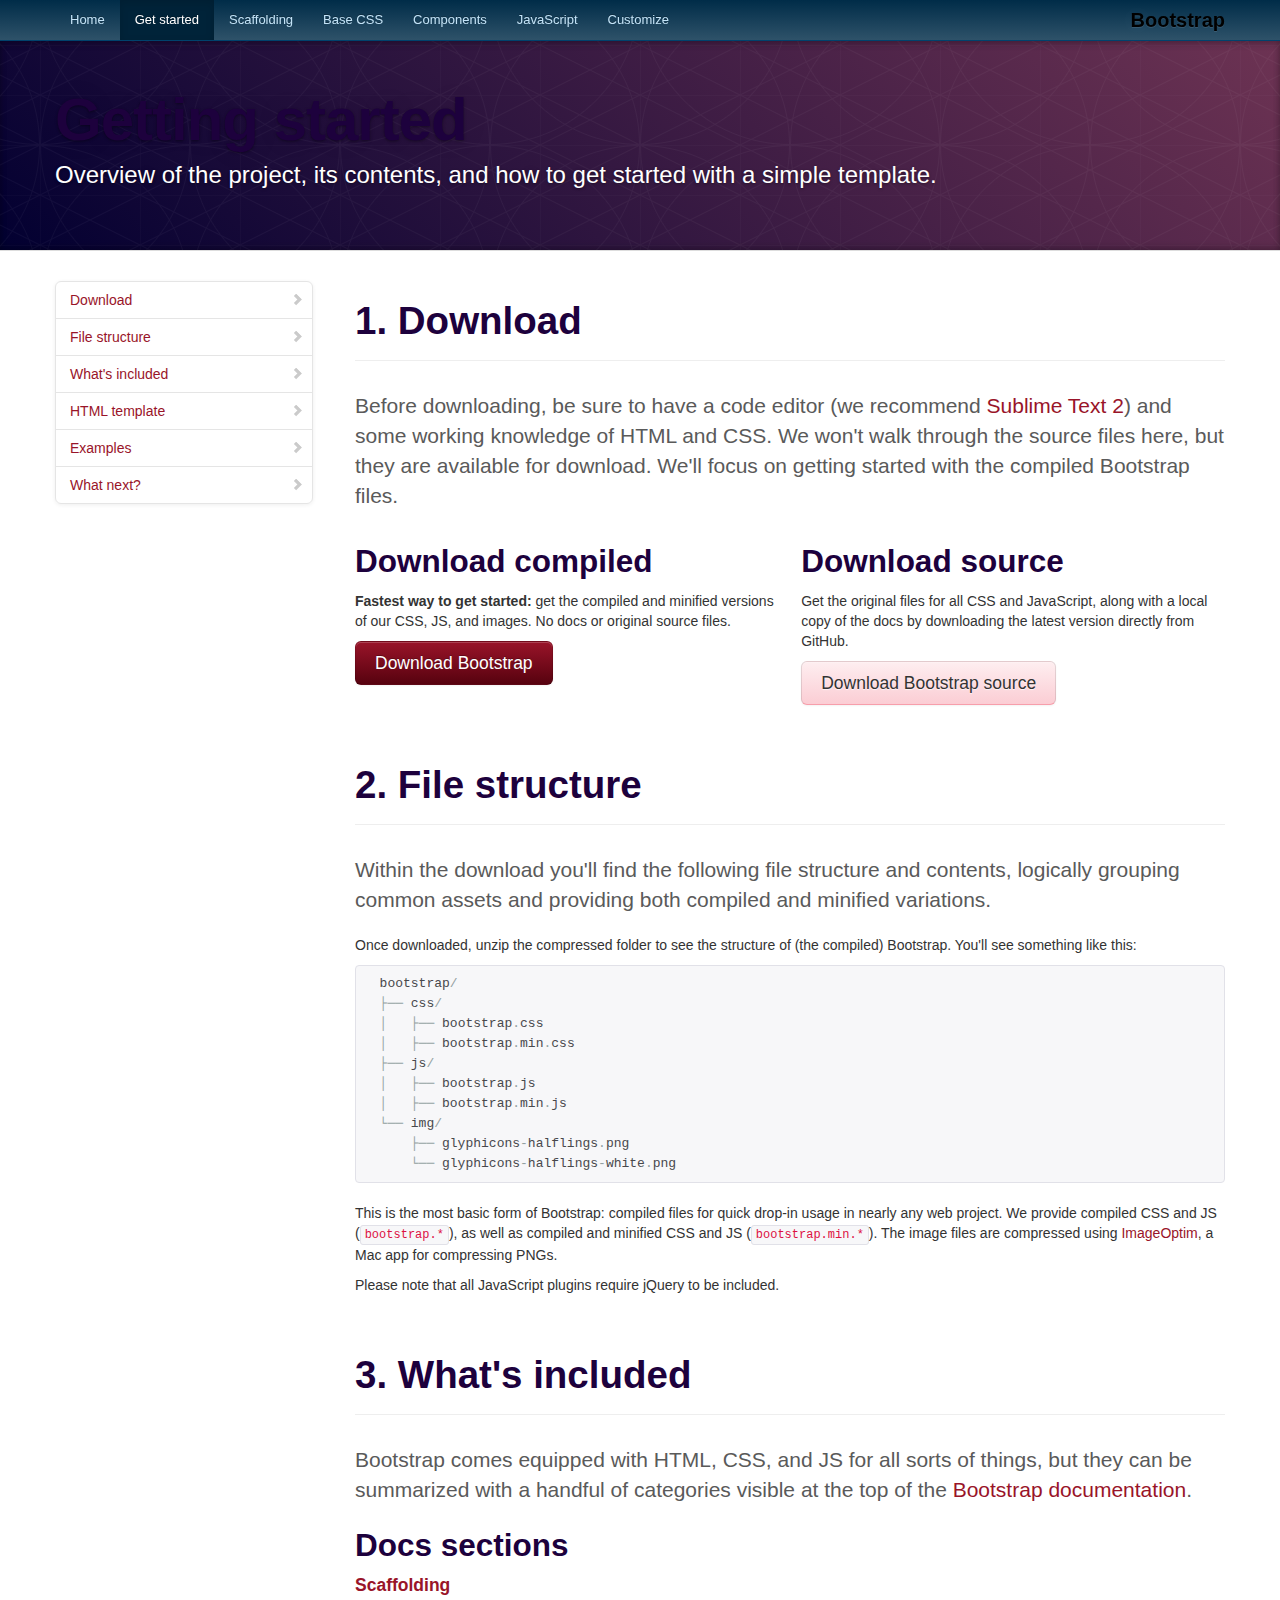
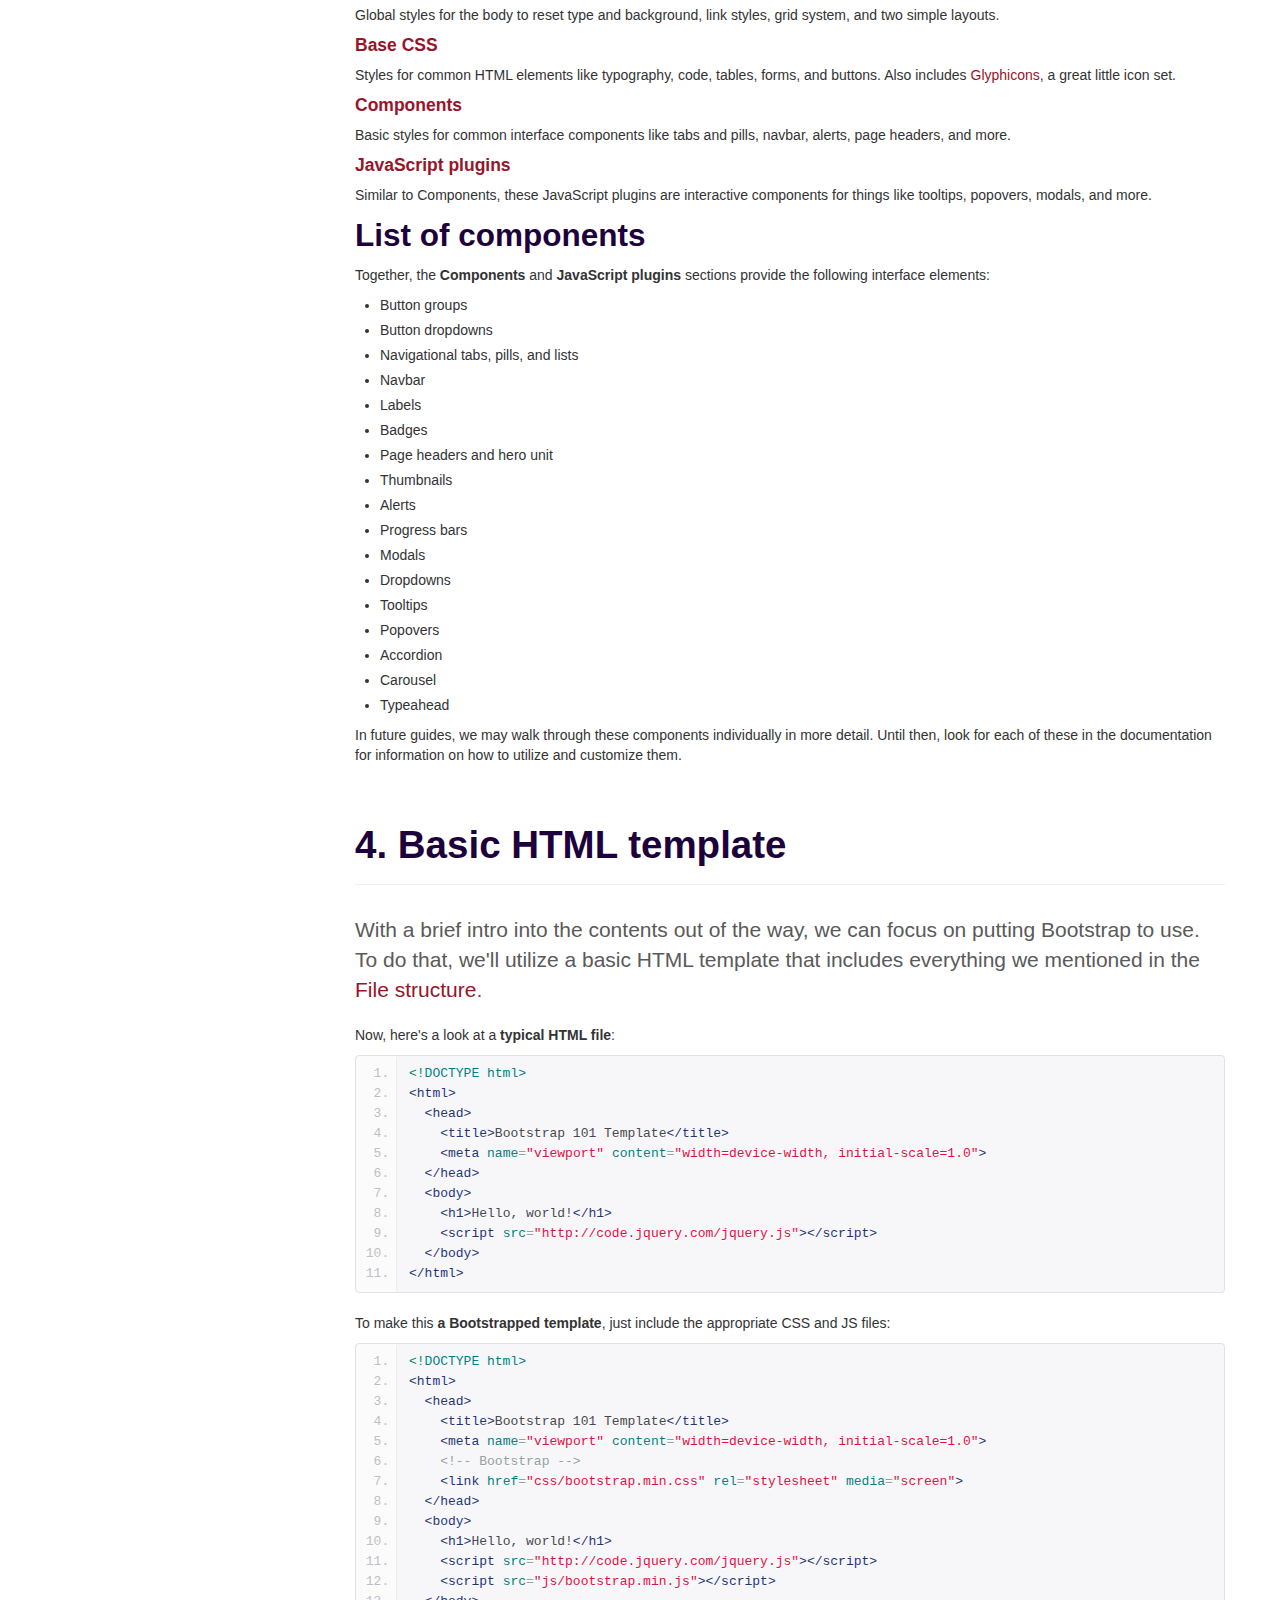
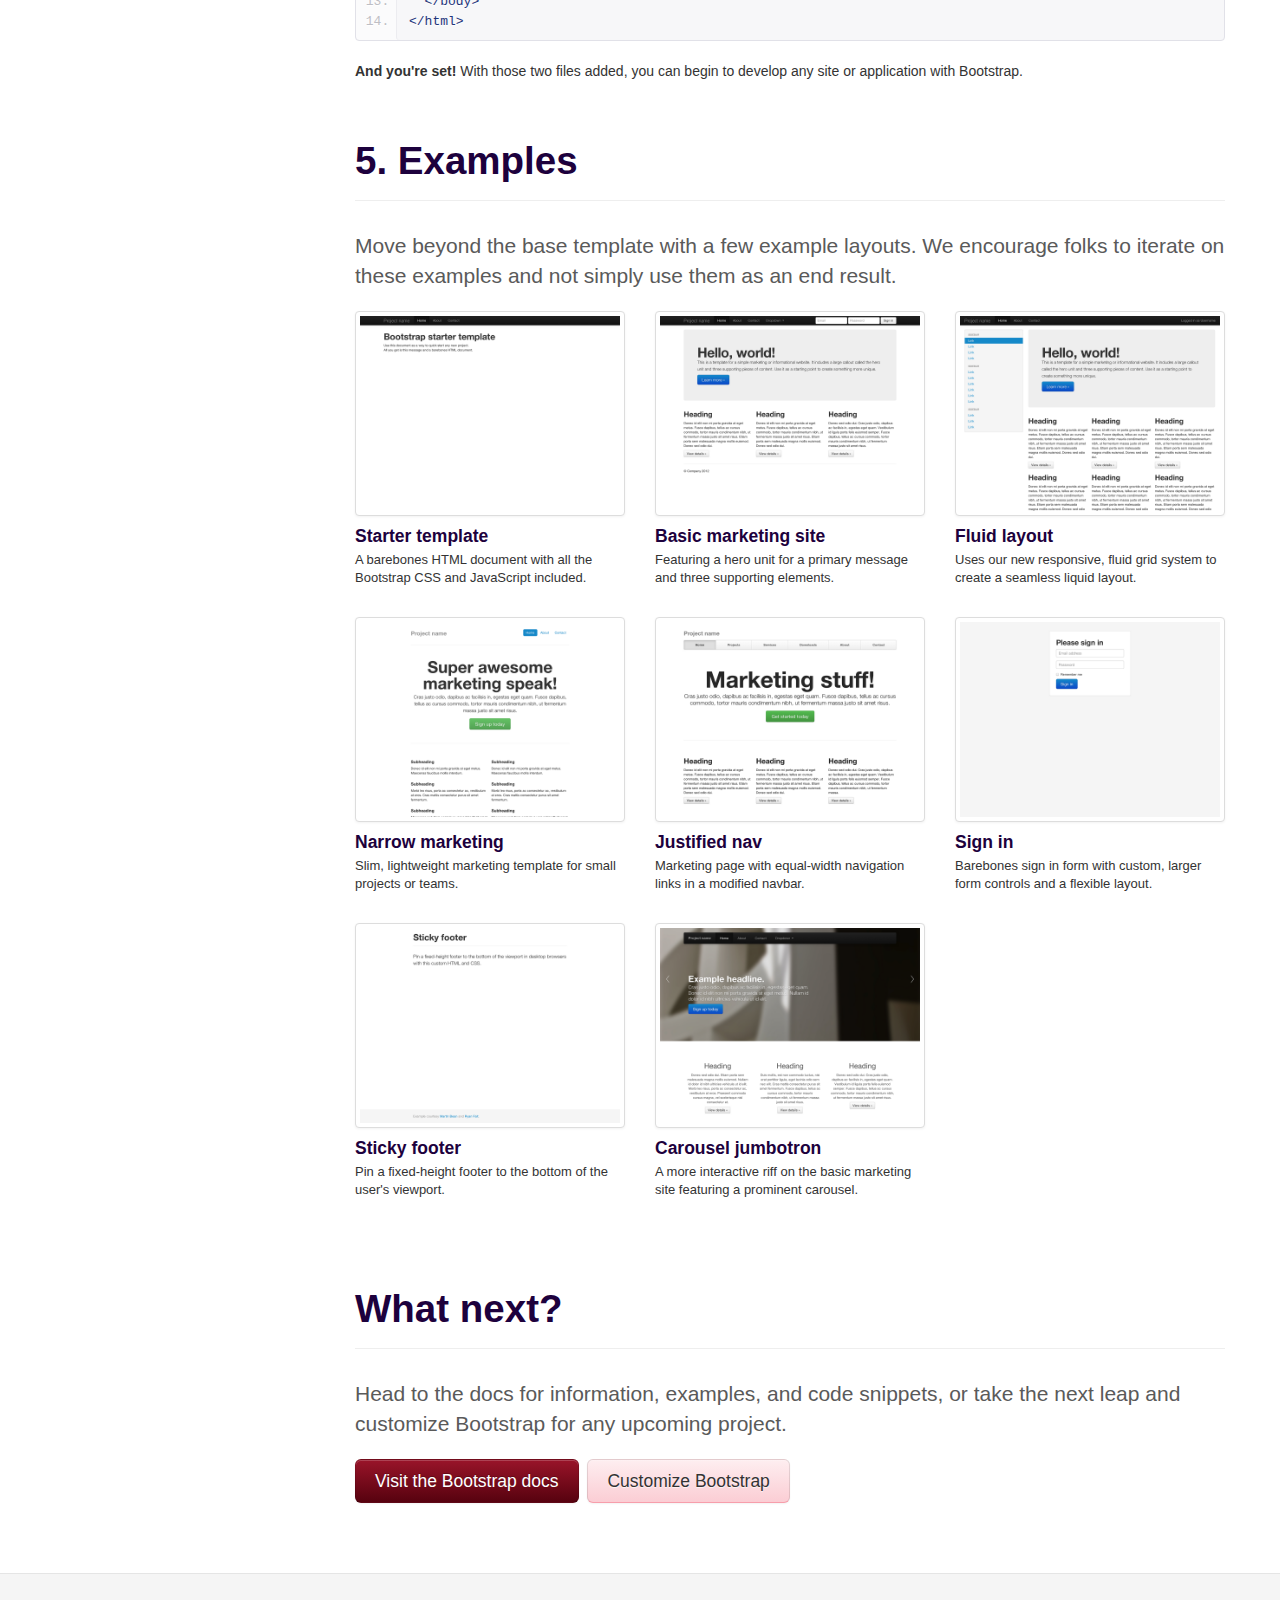
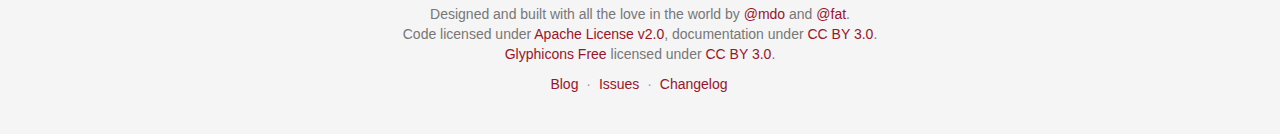
<file: bootstrap-2.3.2-master/docs/getting-started.html>
<!DOCTYPE html>
<html lang="en">
  <head>
    <meta charset="utf-8">
    <title>Getting · Bootstrap</title>
    <meta name="viewport" content="width=device-width, initial-scale=1.0">
    <meta name="description" content="">
    <meta name="author" content="">

    <!-- Le styles -->
    <link href="assets/css/bootstrap.css" rel="stylesheet">
    <link href="assets/css/bootstrap-responsive.css" rel="stylesheet">
    <link href="assets/css/docs.css" rel="stylesheet">
    <link href="assets/js/google-code-prettify/prettify.css" rel="stylesheet">

    <!-- Le HTML5 shim, for IE6-8 support of HTML5 elements -->
    <!--[if lt IE 9]>
      <script src="assets/js/html5shiv.js"></script>
    <![endif]-->

    <!-- Le fav and touch icons -->
    <link rel="apple-touch-icon-precomposed" sizes="144x144" href="assets/ico/apple-touch-icon-144-precomposed.png">
    <link rel="apple-touch-icon-precomposed" sizes="114x114" href="assets/ico/apple-touch-icon-114-precomposed.png">
      <link rel="apple-touch-icon-precomposed" sizes="72x72" href="assets/ico/apple-touch-icon-72-precomposed.png">
                    <link rel="apple-touch-icon-precomposed" href="assets/ico/apple-touch-icon-57-precomposed.png">
                                   <link rel="shortcut icon" href="assets/ico/favicon.png">

  </head>

  <body data-spy="scroll" data-target=".bs-docs-sidebar">

    <!-- Navbar
    ================================================== -->
    <div class="navbar navbar-inverse navbar-fixed-top">
      <div class="navbar-inner">
        <div class="container">
          <button type="button" class="btn btn-navbar" data-toggle="collapse" data-target=".nav-collapse">
            <span class="icon-bar"></span>
            <span class="icon-bar"></span>
            <span class="icon-bar"></span>
          </button>
          <a class="brand" href="./index.html">Bootstrap</a>
          <div class="nav-collapse collapse">
            <ul class="nav">
              <li class="">
                <a href="./index.html">Home</a>
              </li>
              <li class="active">
                <a href="./getting-started.html">Get started</a>
              </li>
              <li class="">
                <a href="./scaffolding.html">Scaffolding</a>
              </li>
              <li class="">
                <a href="./base-css.html">Base CSS</a>
              </li>
              <li class="">
                <a href="./components.html">Components</a>
              </li>
              <li class="">
                <a href="./javascript.html">JavaScript</a>
              </li>
              <li class="">
                <a href="./customize.html">Customize</a>
              </li>
            </ul>
          </div>
        </div>
      </div>
    </div>

<!-- Subhead
================================================== -->
<header class="jumbotron subhead" id="overview">
  <div class="container">
    <h1>Getting started</h1>
    <p class="lead">Overview of the project, its contents, and how to get started with a simple template.</p>
  </div>
</header>


  <div class="container">

    <!-- Docs nav
    ================================================== -->
    <div class="row">
      <div class="span3 bs-docs-sidebar">
        <ul class="nav nav-list bs-docs-sidenav">
          <li><a href="#download-bootstrap"><i class="icon-chevron-right"></i> Download</a></li>
          <li><a href="#file-structure"><i class="icon-chevron-right"></i> File structure</a></li>
          <li><a href="#contents"><i class="icon-chevron-right"></i> What's included</a></li>
          <li><a href="#html-template"><i class="icon-chevron-right"></i> HTML template</a></li>
          <li><a href="#examples"><i class="icon-chevron-right"></i> Examples</a></li>
          <li><a href="#what-next"><i class="icon-chevron-right"></i> What next?</a></li>
        </ul>
      </div>
      <div class="span9">



        <!-- Download
        ================================================== -->
        <section id="download-bootstrap">
          <div class="page-header">
            <h1>1. Download</h1>
          </div>
          <p class="lead">Before downloading, be sure to have a code editor (we recommend <a href="http://sublimetext.com/2">Sublime Text 2</a>) and some working knowledge of HTML and CSS. We won't walk through the source files here, but they are available for download. We'll focus on getting started with the compiled Bootstrap files.</p>

          <div class="row-fluid">
            <div class="span6">
              <h2>Download compiled</h2>
              <p><strong>Fastest way to get started:</strong> get the compiled and minified versions of our CSS, JS, and images. No docs or original source files.</p>
              <p><a class="btn btn-large btn-primary" href="assets/bootstrap.zip" >Download Bootstrap</a></p>
            </div>
            <div class="span6">
              <h2>Download source</h2>
              <p>Get the original files for all CSS and JavaScript, along with a local copy of the docs by downloading the latest version directly from GitHub.</p>
              <p><a class="btn btn-large" href="https://github.com/twbs/bootstrap/zipball/master" >Download Bootstrap source</a></p>
            </div>
          </div>
        </section>



        <!-- File structure
        ================================================== -->
        <section id="file-structure">
          <div class="page-header">
            <h1>2. File structure</h1>
          </div>
          <p class="lead">Within the download you'll find the following file structure and contents, logically grouping common assets and providing both compiled and minified variations.</p>
          <p>Once downloaded, unzip the compressed folder to see the structure of (the compiled) Bootstrap. You'll see something like this:</p>
<pre class="prettyprint">
  bootstrap/
  ├── css/
  │   ├── bootstrap.css
  │   ├── bootstrap.min.css
  ├── js/
  │   ├── bootstrap.js
  │   ├── bootstrap.min.js
  └── img/
      ├── glyphicons-halflings.png
      └── glyphicons-halflings-white.png
</pre>
          <p>This is the most basic form of Bootstrap: compiled files for quick drop-in usage in nearly any web project. We provide compiled CSS and JS (<code>bootstrap.*</code>), as well as compiled and minified CSS and JS (<code>bootstrap.min.*</code>). The image files are compressed using <a href="http://imageoptim.com/">ImageOptim</a>, a Mac app for compressing PNGs.</p>
          <p>Please note that all JavaScript plugins require jQuery to be included.</p>
        </section>



        <!-- Contents
        ================================================== -->
        <section id="contents">
          <div class="page-header">
            <h1>3. What's included</h1>
          </div>
          <p class="lead">Bootstrap comes equipped with HTML, CSS, and JS for all sorts of things, but they can be summarized with a handful of categories visible at the top of the <a href="http://getbootstrap.com">Bootstrap documentation</a>.</p>

          <h2>Docs sections</h2>
          <h4><a href="http://twbs.github.com/bootstrap/scaffolding.html">Scaffolding</a></h4>
          <p>Global styles for the body to reset type and background, link styles, grid system, and two simple layouts.</p>
          <h4><a href="http://twbs.github.com/bootstrap/base-css.html">Base CSS</a></h4>
          <p>Styles for common HTML elements like typography, code, tables, forms, and buttons. Also includes <a href="http://glyphicons.com">Glyphicons</a>, a great little icon set.</p>
          <h4><a href="http://twbs.github.com/bootstrap/components.html">Components</a></h4>
          <p>Basic styles for common interface components like tabs and pills, navbar, alerts, page headers, and more.</p>
          <h4><a href="http://twbs.github.com/bootstrap/javascript.html">JavaScript plugins</a></h4>
          <p>Similar to Components, these JavaScript plugins are interactive components for things like tooltips, popovers, modals, and more.</p>

          <h2>List of components</h2>
          <p>Together, the <strong>Components</strong> and <strong>JavaScript plugins</strong> sections provide the following interface elements:</p>
          <ul>
            <li>Button groups</li>
            <li>Button dropdowns</li>
            <li>Navigational tabs, pills, and lists</li>
            <li>Navbar</li>
            <li>Labels</li>
            <li>Badges</li>
            <li>Page headers and hero unit</li>
            <li>Thumbnails</li>
            <li>Alerts</li>
            <li>Progress bars</li>
            <li>Modals</li>
            <li>Dropdowns</li>
            <li>Tooltips</li>
            <li>Popovers</li>
            <li>Accordion</li>
            <li>Carousel</li>
            <li>Typeahead</li>
          </ul>
          <p>In future guides, we may walk through these components individually in more detail. Until then, look for each of these in the documentation for information on how to utilize and customize them.</p>
        </section>



        <!-- HTML template
        ================================================== -->
        <section id="html-template">
          <div class="page-header">
            <h1>4. Basic HTML template</h1>
          </div>
          <p class="lead">With a brief intro into the contents out of the way, we can focus on putting Bootstrap to use. To do that, we'll utilize a basic HTML template that includes everything we mentioned in the <a href="./getting-started.html#file-structure">File structure</a>.</p>
          <p>Now, here's a look at a <strong>typical HTML file</strong>:</p>
<pre class="prettyprint linenums">
&lt;!DOCTYPE html&gt;
&lt;html&gt;
  &lt;head&gt;
    &lt;title&gt;Bootstrap 101 Template&lt;/title&gt;
    &lt;meta name="viewport" content="width=device-width, initial-scale=1.0"&gt;
  &lt;/head&gt;
  &lt;body&gt;
    &lt;h1&gt;Hello, world!&lt;/h1&gt;
    &lt;script src="http://code.jquery.com/jquery.js"&gt;&lt;/script&gt;
  &lt;/body&gt;
&lt;/html&gt;
</pre>
          <p>To make this <strong>a Bootstrapped template</strong>, just include the appropriate CSS and JS files:</p>
<pre class="prettyprint linenums">
&lt;!DOCTYPE html&gt;
&lt;html&gt;
  &lt;head&gt;
    &lt;title&gt;Bootstrap 101 Template&lt;/title&gt;
    &lt;meta name="viewport" content="width=device-width, initial-scale=1.0"&gt;
    &lt;!-- Bootstrap --&gt;
    &lt;link href="css/bootstrap.min.css" rel="stylesheet" media="screen"&gt;
  &lt;/head&gt;
  &lt;body&gt;
    &lt;h1&gt;Hello, world!&lt;/h1&gt;
    &lt;script src="http://code.jquery.com/jquery.js"&gt;&lt;/script&gt;
    &lt;script src="js/bootstrap.min.js"&gt;&lt;/script&gt;
  &lt;/body&gt;
&lt;/html&gt;
</pre>
          <p><strong>And you're set!</strong> With those two files added, you can begin to develop any site or application with Bootstrap.</p>
        </section>



        <!-- Examples
        ================================================== -->
        <section id="examples">
          <div class="page-header">
            <h1>5. Examples</h1>
          </div>
          <p class="lead">Move beyond the base template with a few example layouts. We encourage folks to iterate on these examples and not simply use them as an end result.</p>
          <ul class="thumbnails bootstrap-examples">
            <li class="span3">
              <a class="thumbnail" href="examples/starter-template.html">
                <img src="assets/img/examples/bootstrap-example-starter.png" alt="">
              </a>
              <h4>Starter template</h4>
              <p>A barebones HTML document with all the Bootstrap CSS and JavaScript included.</p>
            </li>
            <li class="span3">
              <a class="thumbnail" href="examples/hero.html">
                <img src="assets/img/examples/bootstrap-example-marketing.png" alt="">
              </a>
              <h4>Basic marketing site</h4>
              <p>Featuring a hero unit for a primary message and three supporting elements.</p>
            </li>
            <li class="span3">
              <a class="thumbnail" href="examples/fluid.html">
                <img src="assets/img/examples/bootstrap-example-fluid.png" alt="">
              </a>
              <h4>Fluid layout</h4>
              <p>Uses our new responsive, fluid grid system to create a seamless liquid layout.</p>
            </li>

            <li class="span3">
              <a class="thumbnail" href="examples/marketing-narrow.html">
                <img src="assets/img/examples/bootstrap-example-marketing-narrow.png" alt="">
              </a>
              <h4>Narrow marketing</h4>
              <p>Slim, lightweight marketing template for small projects or teams.</p>
            </li>
            <li class="span3">
              <a class="thumbnail" href="examples/justified-nav.html">
                <img src="assets/img/examples/bootstrap-example-justified-nav.png" alt="">
              </a>
              <h4>Justified nav</h4>
              <p>Marketing page with equal-width navigation links in a modified navbar.</p>
            </li>
            <li class="span3">
              <a class="thumbnail" href="examples/signin.html">
                <img src="assets/img/examples/bootstrap-example-signin.png" alt="">
              </a>
              <h4>Sign in</h4>
              <p>Barebones sign in form with custom, larger form controls and a flexible layout.</p>
            </li>

            <li class="span3">
              <a class="thumbnail" href="examples/sticky-footer.html">
                <img src="assets/img/examples/bootstrap-example-sticky-footer.png" alt="">
              </a>
              <h4>Sticky footer</h4>
              <p>Pin a fixed-height footer to the bottom of the user's viewport.</p>
            </li>
            <li class="span3">
              <a class="thumbnail" href="examples/carousel.html">
                <img src="assets/img/examples/bootstrap-example-carousel.png" alt="">
              </a>
              <h4>Carousel jumbotron</h4>
              <p>A more interactive riff on the basic marketing site featuring a prominent carousel.</p>
            </li>
          </ul>
        </section>




        <!-- Next
        ================================================== -->
        <section id="what-next">
          <div class="page-header">
            <h1>What next?</h1>
          </div>
          <p class="lead">Head to the docs for information, examples, and code snippets, or take the next leap and customize Bootstrap for any upcoming project.</p>
          <a class="btn btn-large btn-primary" href="./scaffolding.html" >Visit the Bootstrap docs</a>
          <a class="btn btn-large" href="./customize.html" style="margin-left: 5px;" >Customize Bootstrap</a>
        </section>




      </div>
    </div>

  </div>



    <!-- Footer
    ================================================== -->
    <footer class="footer">
      <div class="container">
        <p>Designed and built with all the love in the world by <a href="http://twitter.com/mdo" target="_blank">@mdo</a> and <a href="http://twitter.com/fat" target="_blank">@fat</a>.</p>
        <p>Code licensed under <a href="http://www.apache.org/licenses/LICENSE-2.0" target="_blank">Apache License v2.0</a>, documentation under <a href="http://creativecommons.org/licenses/by/3.0/">CC BY 3.0</a>.</p>
        <p><a href="http://glyphicons.com">Glyphicons Free</a> licensed under <a href="http://creativecommons.org/licenses/by/3.0/">CC BY 3.0</a>.</p>
        <ul class="footer-links">
          <li><a href="http://blog.getbootstrap.com">Blog</a></li>
          <li class="muted">&middot;</li>
          <li><a href="https://github.com/twbs/bootstrap/issues?state=open">Issues</a></li>
          <li class="muted">&middot;</li>
          <li><a href="https://github.com/twbs/bootstrap/releases">Changelog</a></li>
        </ul>
      </div>
    </footer>



    <!-- Le javascript
    ================================================== -->
    <!-- Placed at the end of the document so the pages load faster -->
    <script type="text/javascript" src="http://platform.twitter.com/widgets.js"></script>
    <script src="assets/js/jquery.js"></script>
    <script src="assets/js/bootstrap-transition.js"></script>
    <script src="assets/js/bootstrap-alert.js"></script>
    <script src="assets/js/bootstrap-modal.js"></script>
    <script src="assets/js/bootstrap-dropdown.js"></script>
    <script src="assets/js/bootstrap-scrollspy.js"></script>
    <script src="assets/js/bootstrap-tab.js"></script>
    <script src="assets/js/bootstrap-tooltip.js"></script>
    <script src="assets/js/bootstrap-popover.js"></script>
    <script src="assets/js/bootstrap-button.js"></script>
    <script src="assets/js/bootstrap-collapse.js"></script>
    <script src="assets/js/bootstrap-carousel.js"></script>
    <script src="assets/js/bootstrap-typeahead.js"></script>
    <script src="assets/js/bootstrap-affix.js"></script>

    <script src="assets/js/holder/holder.js"></script>
    <script src="assets/js/google-code-prettify/prettify.js"></script>

    <script src="assets/js/application.js"></script>



  </body>
</html>
</file>
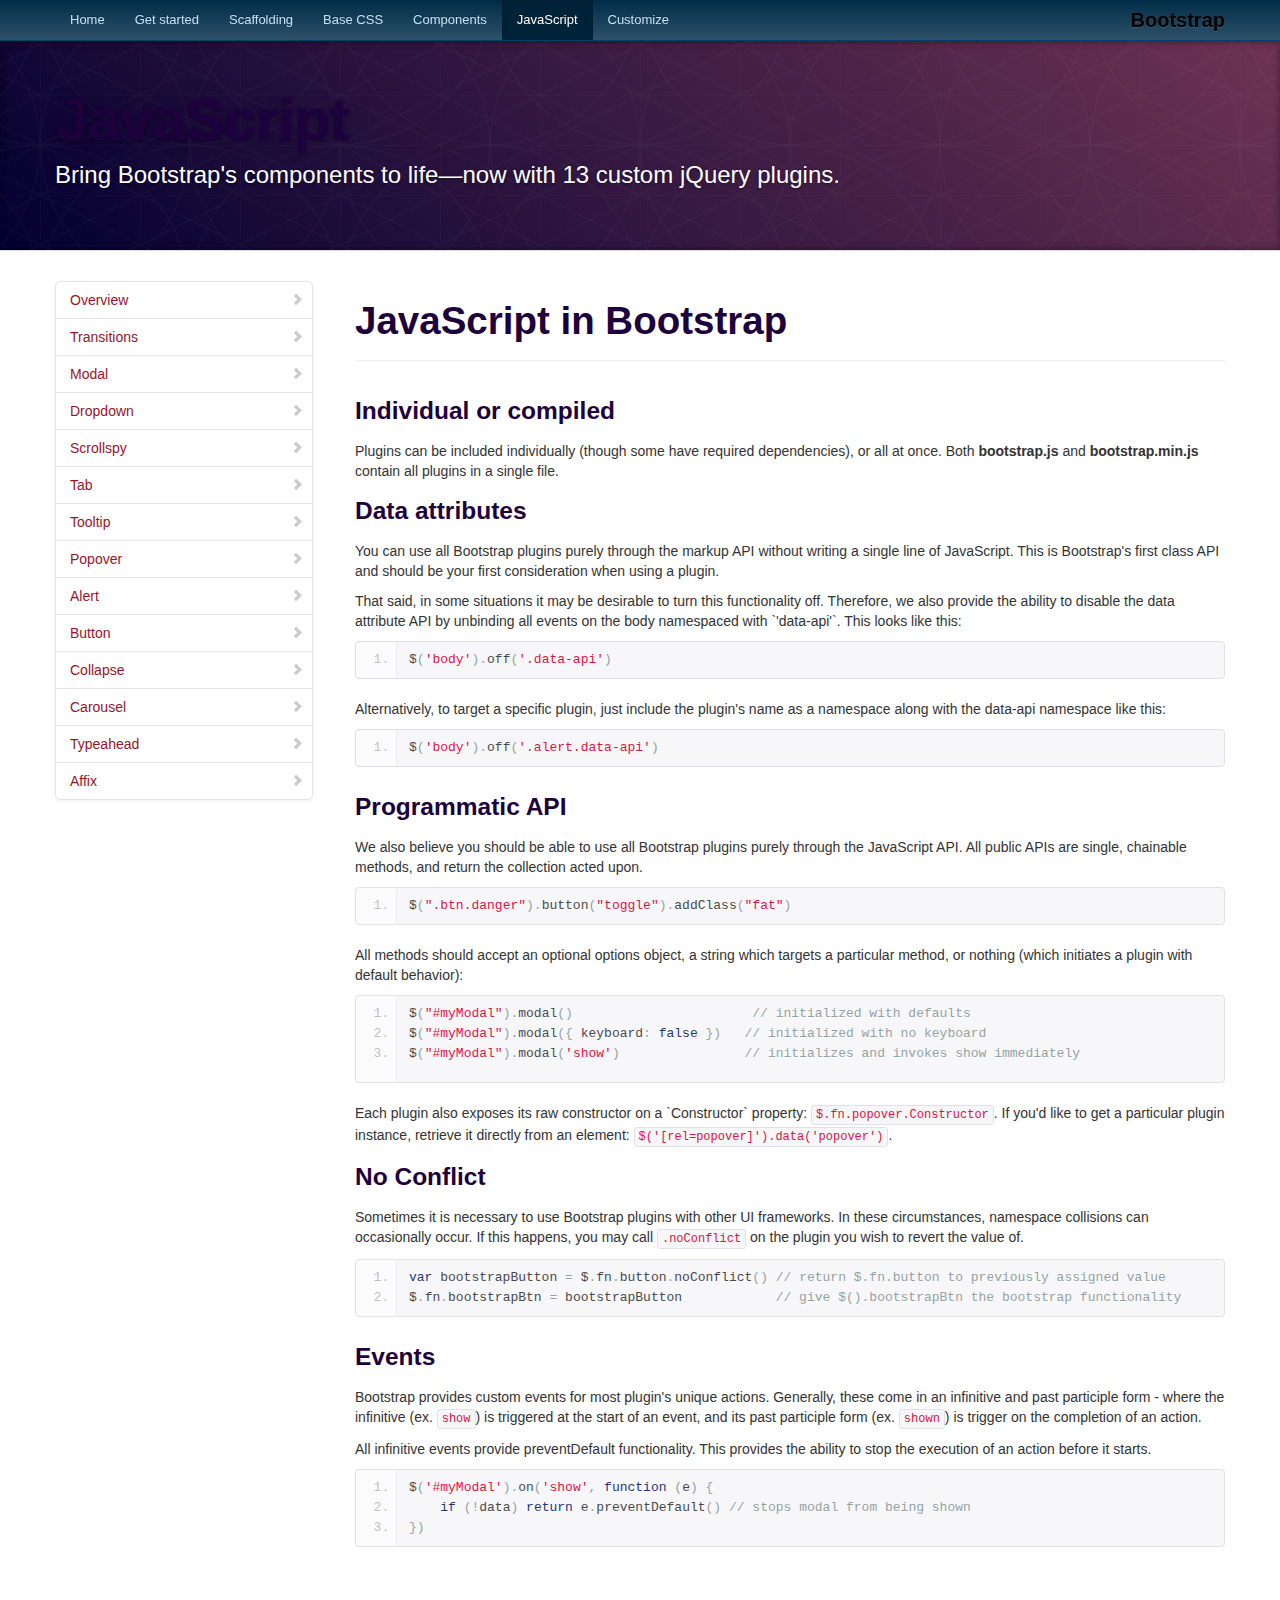
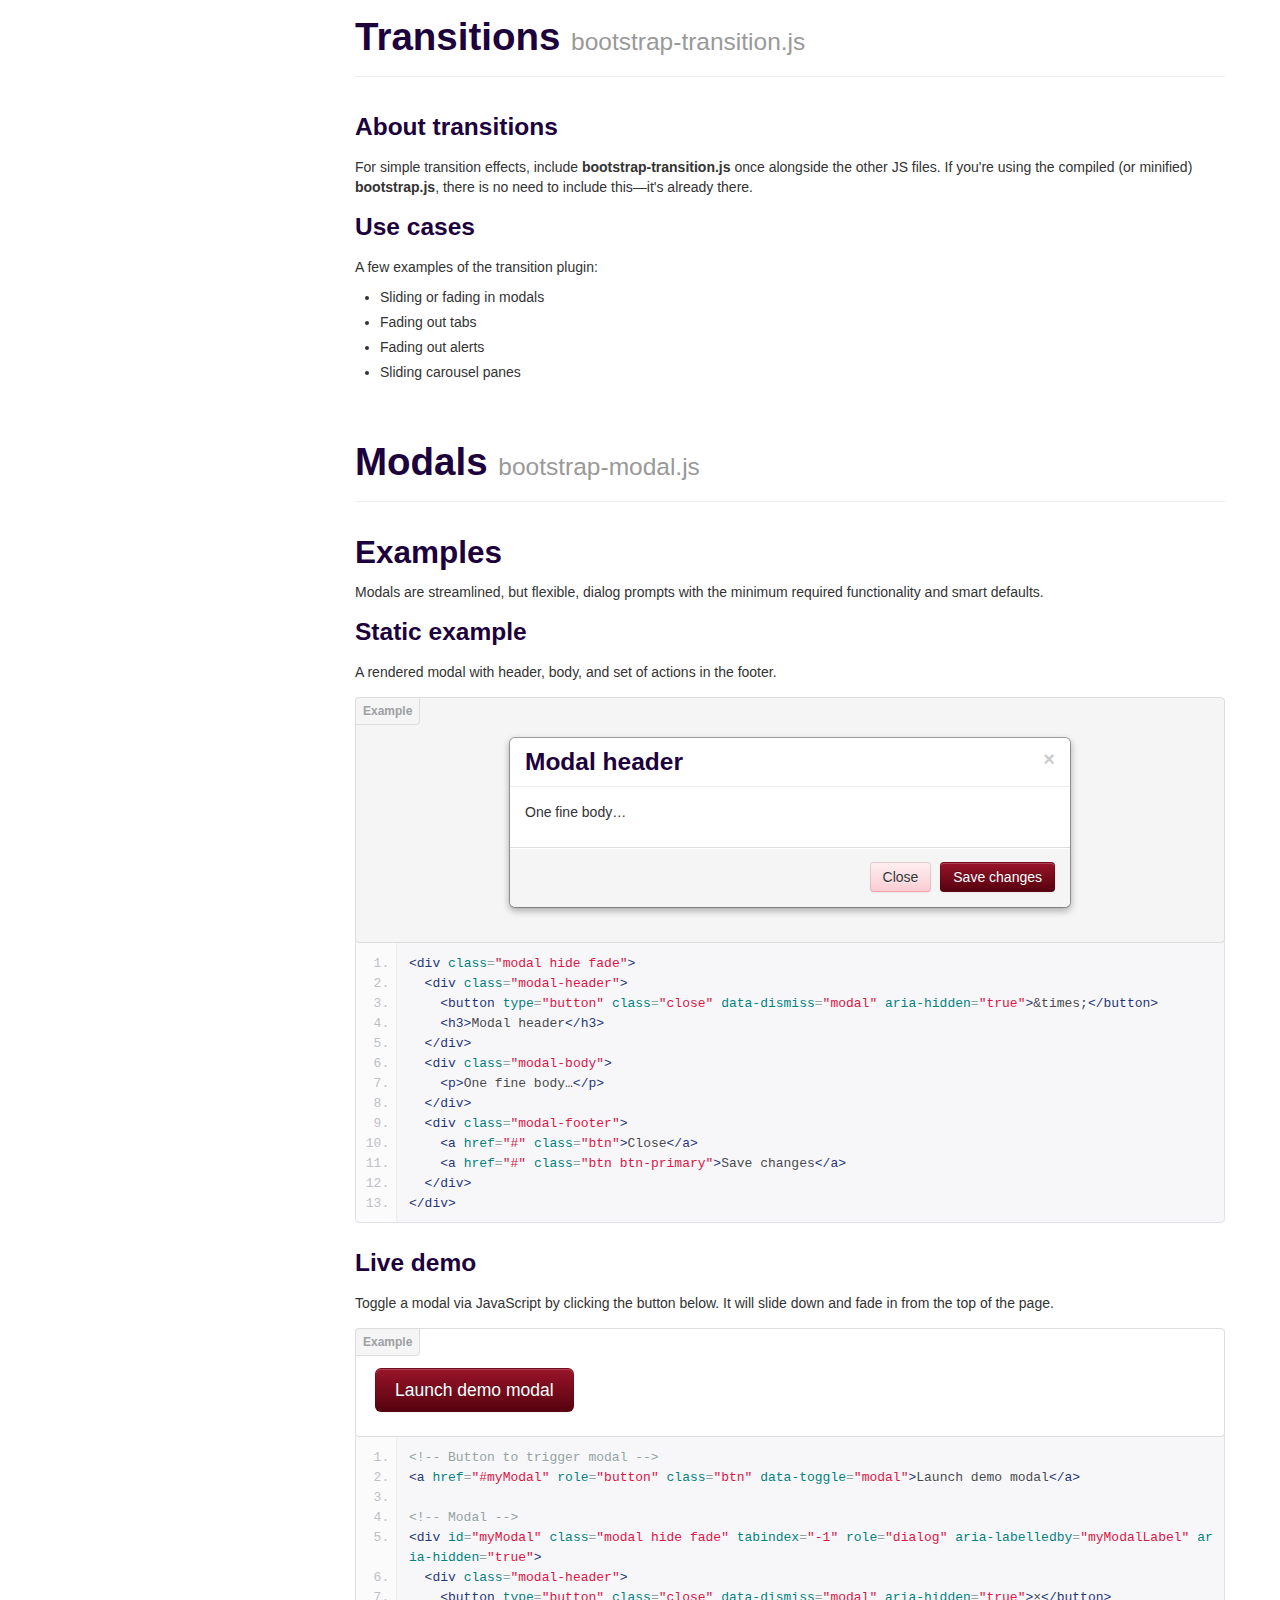
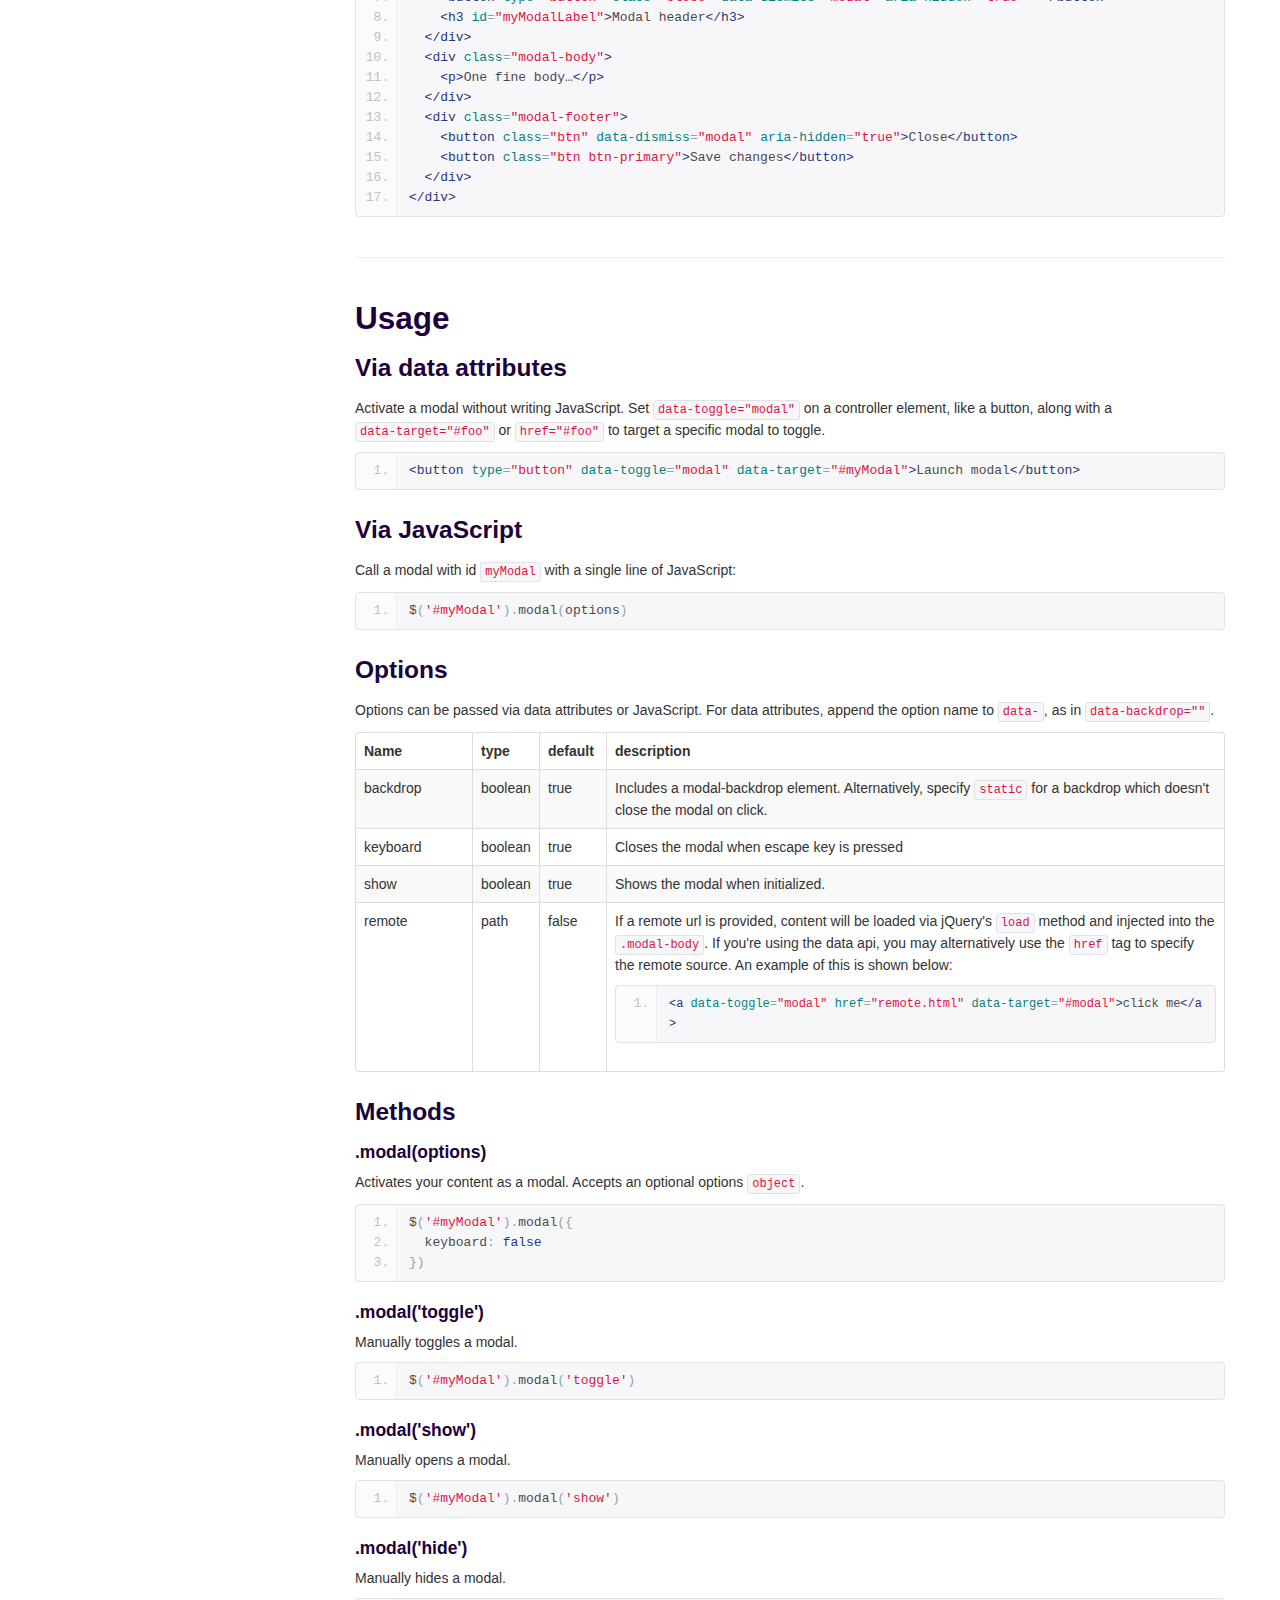
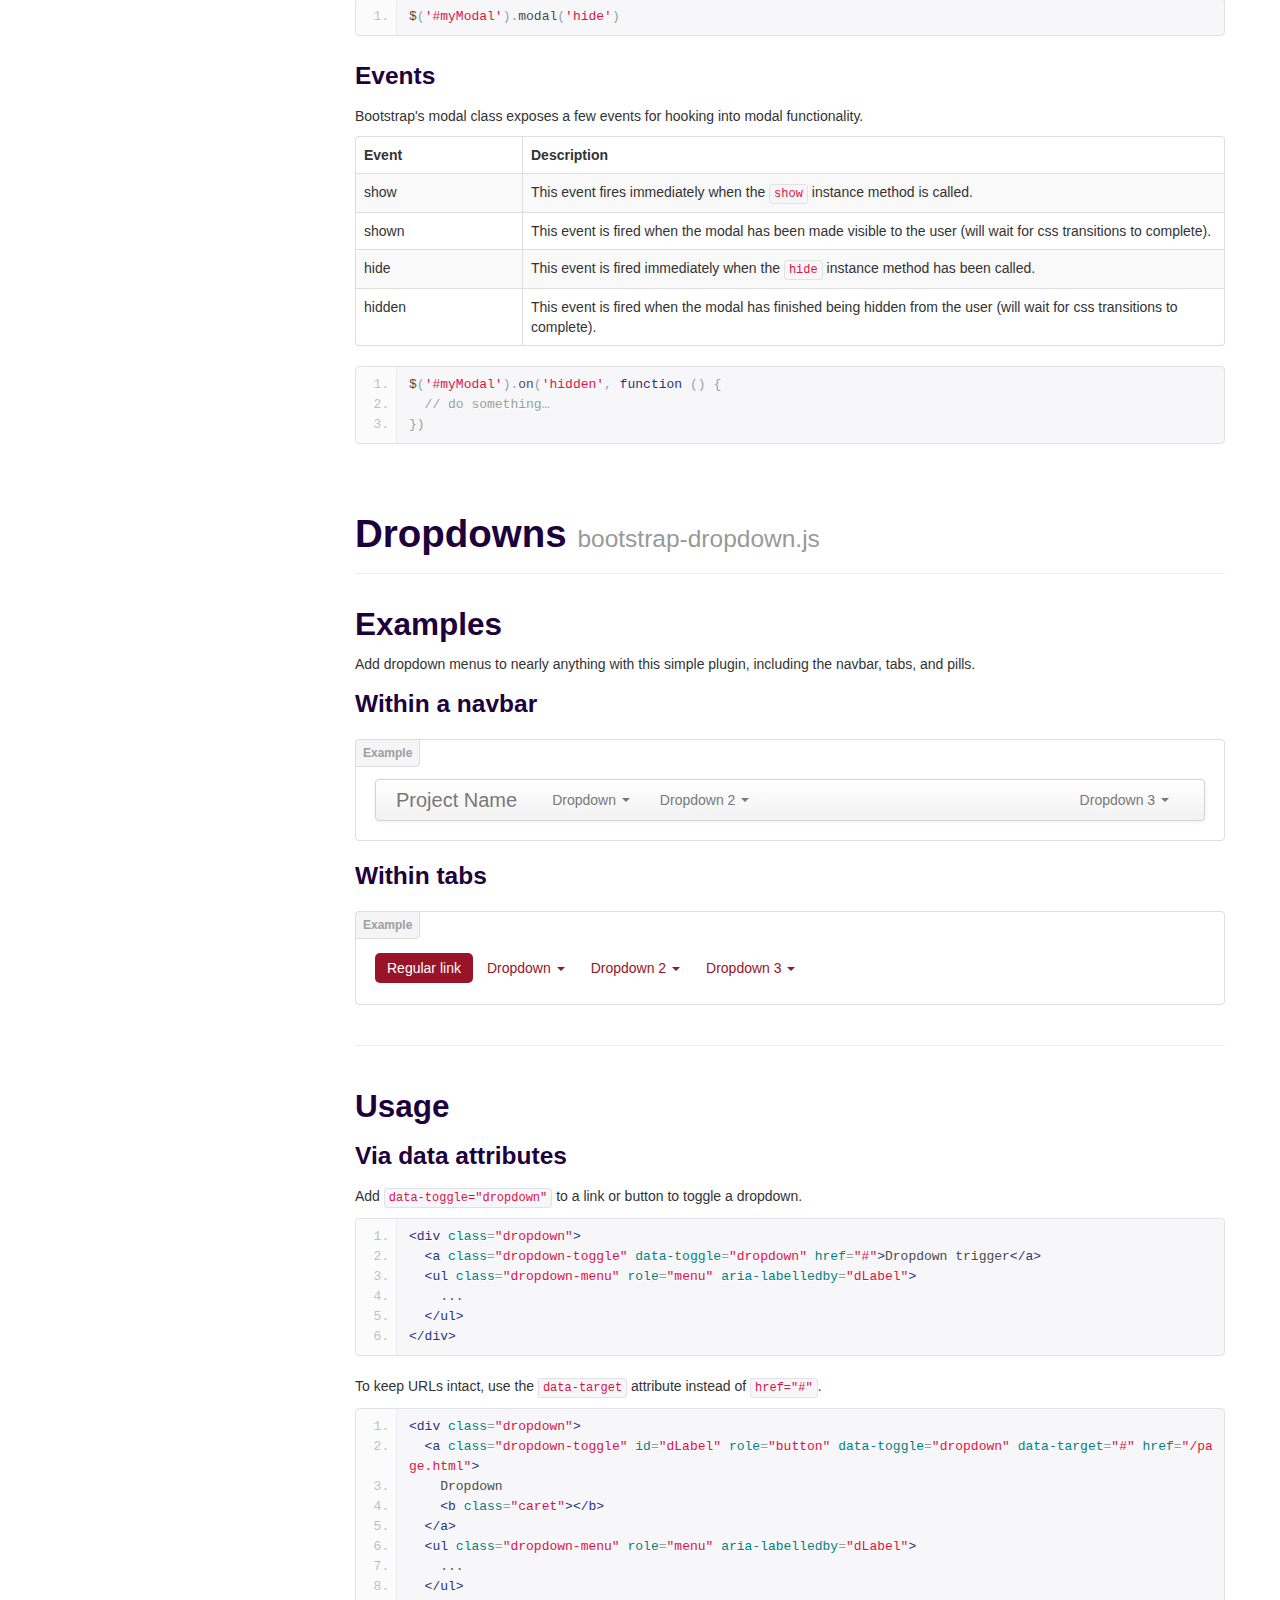
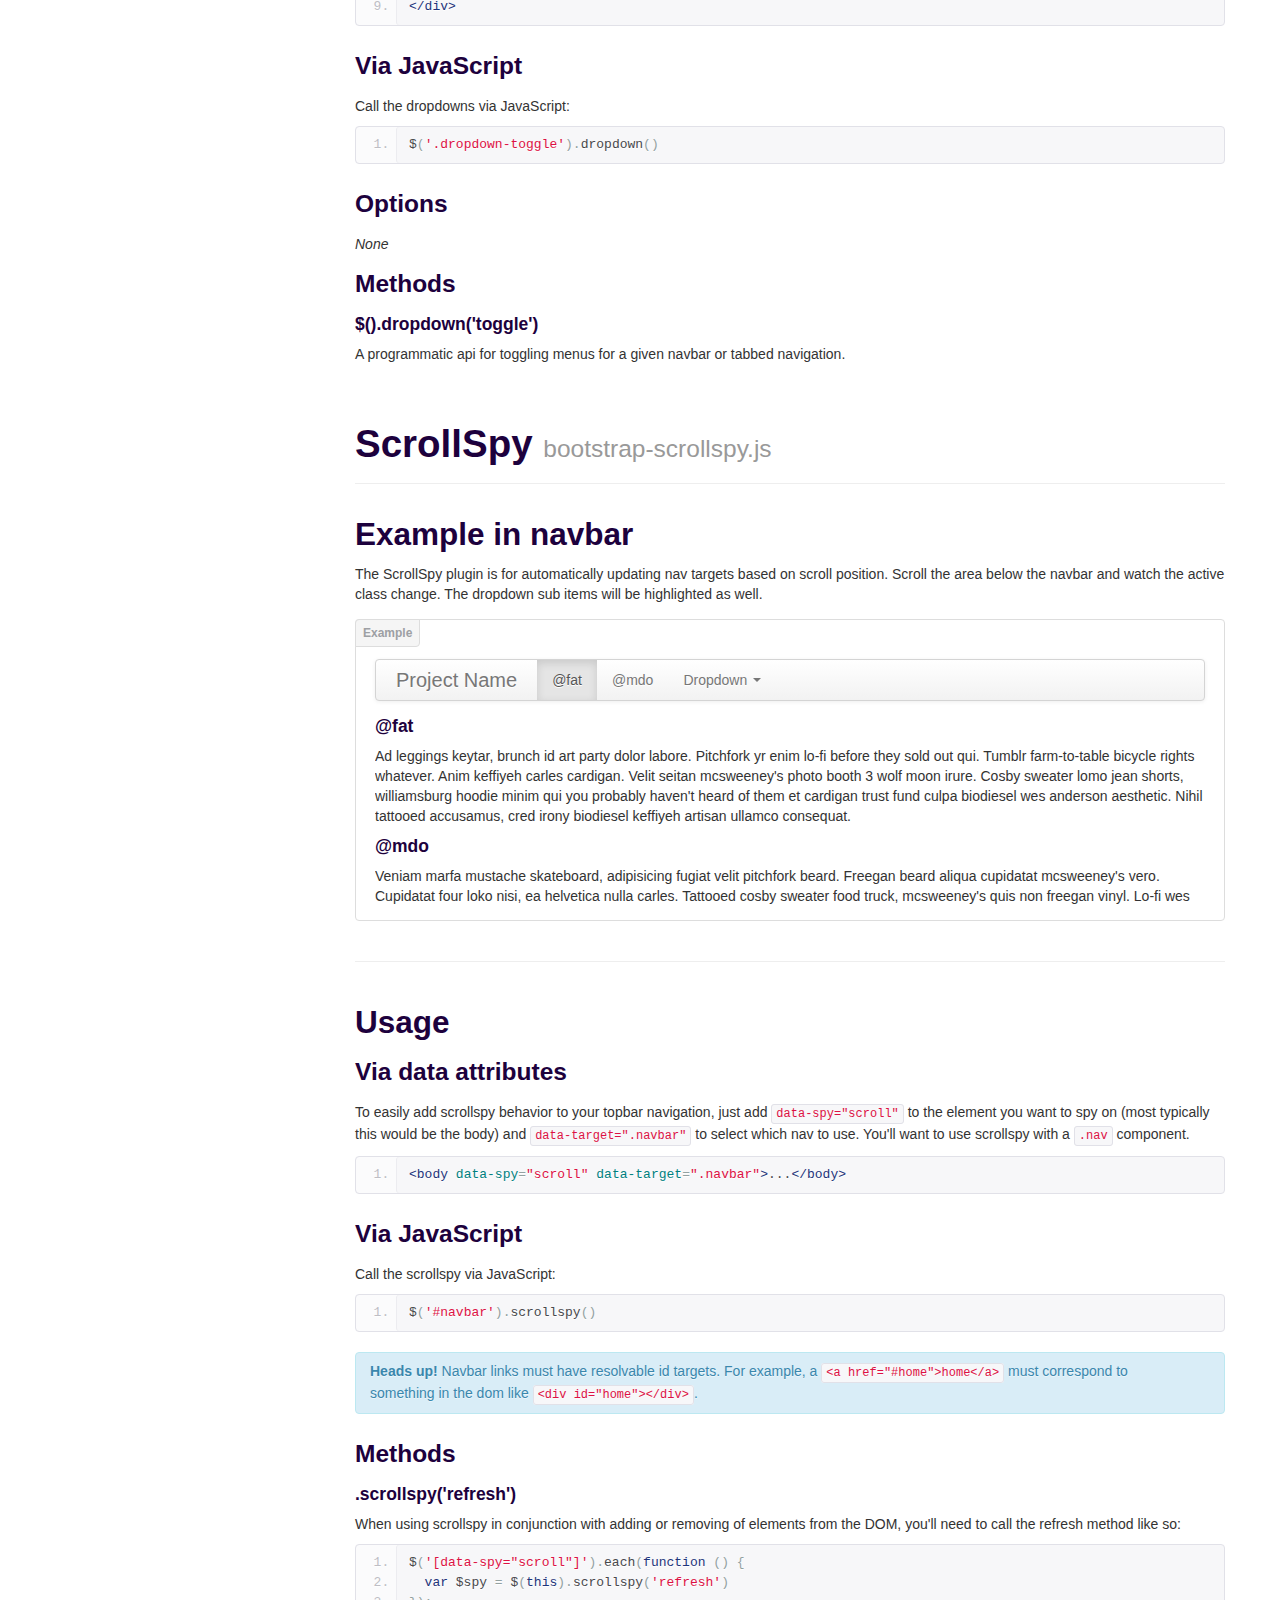
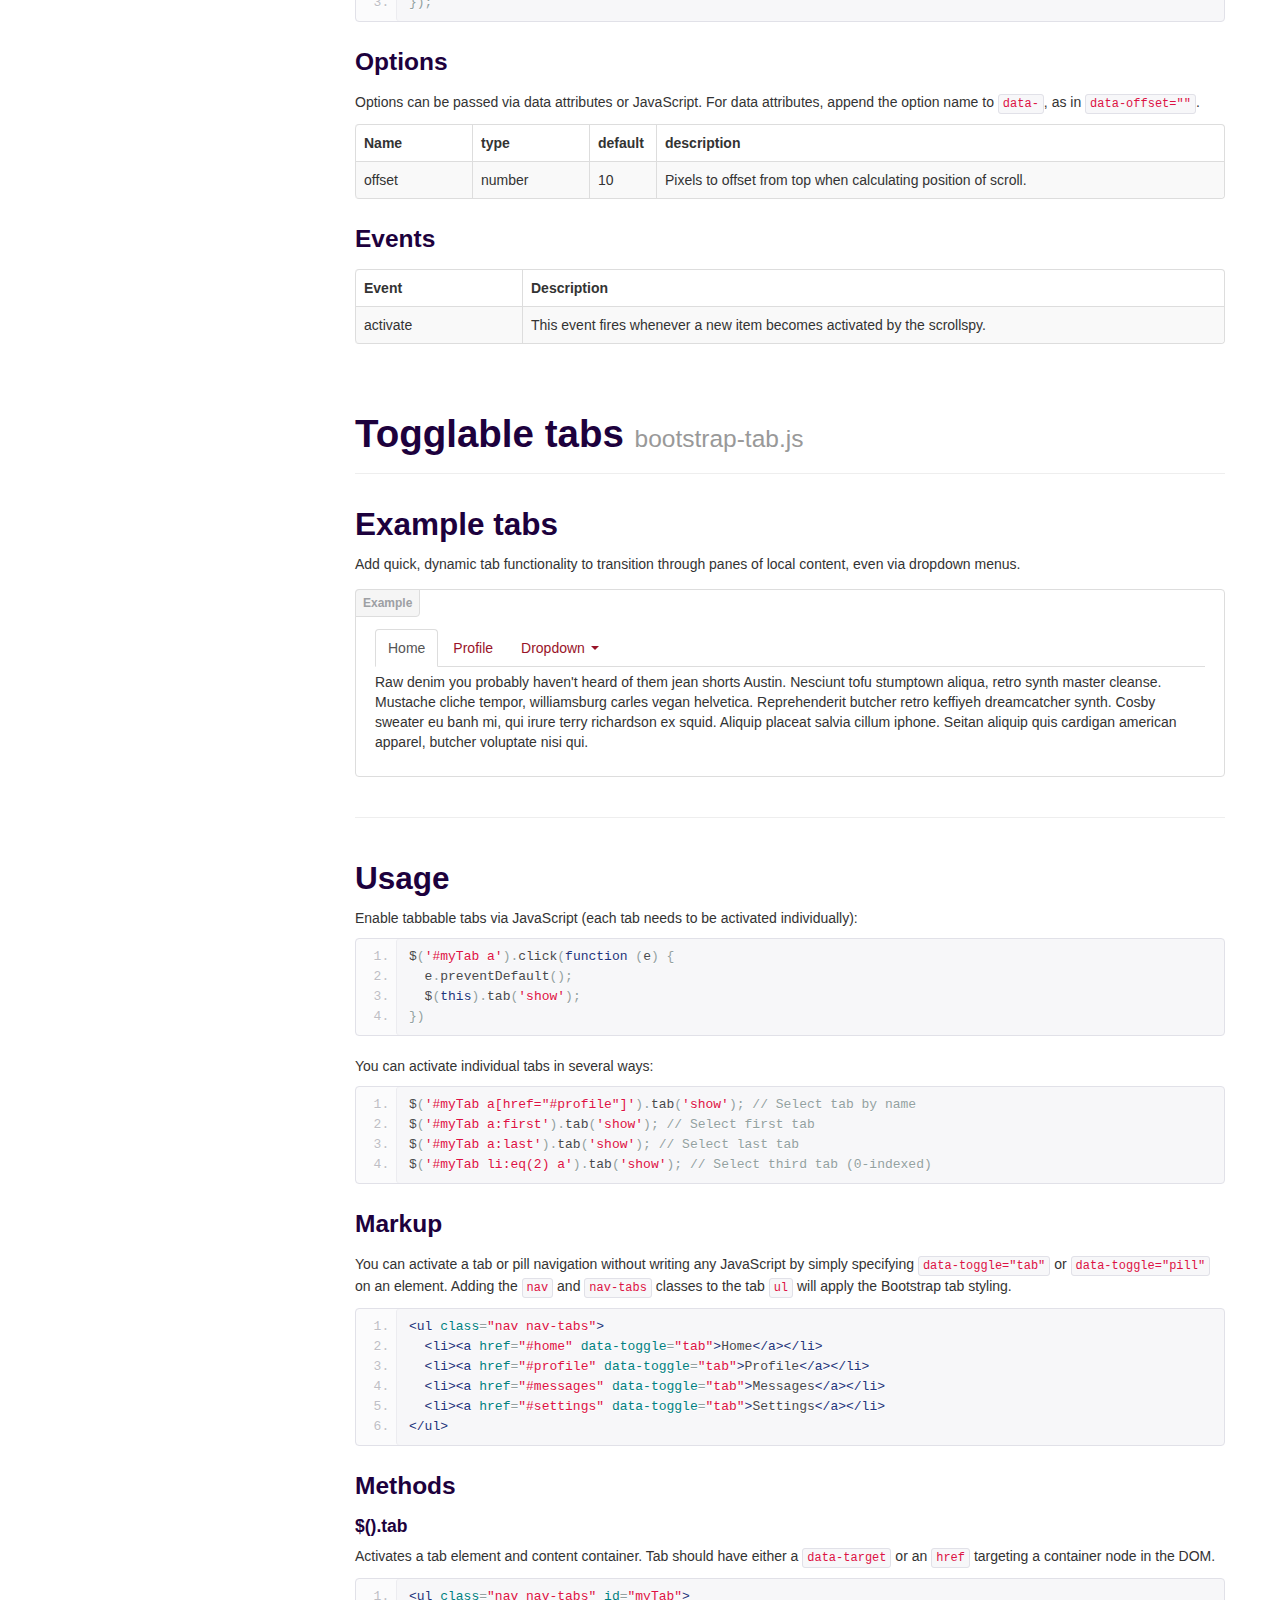
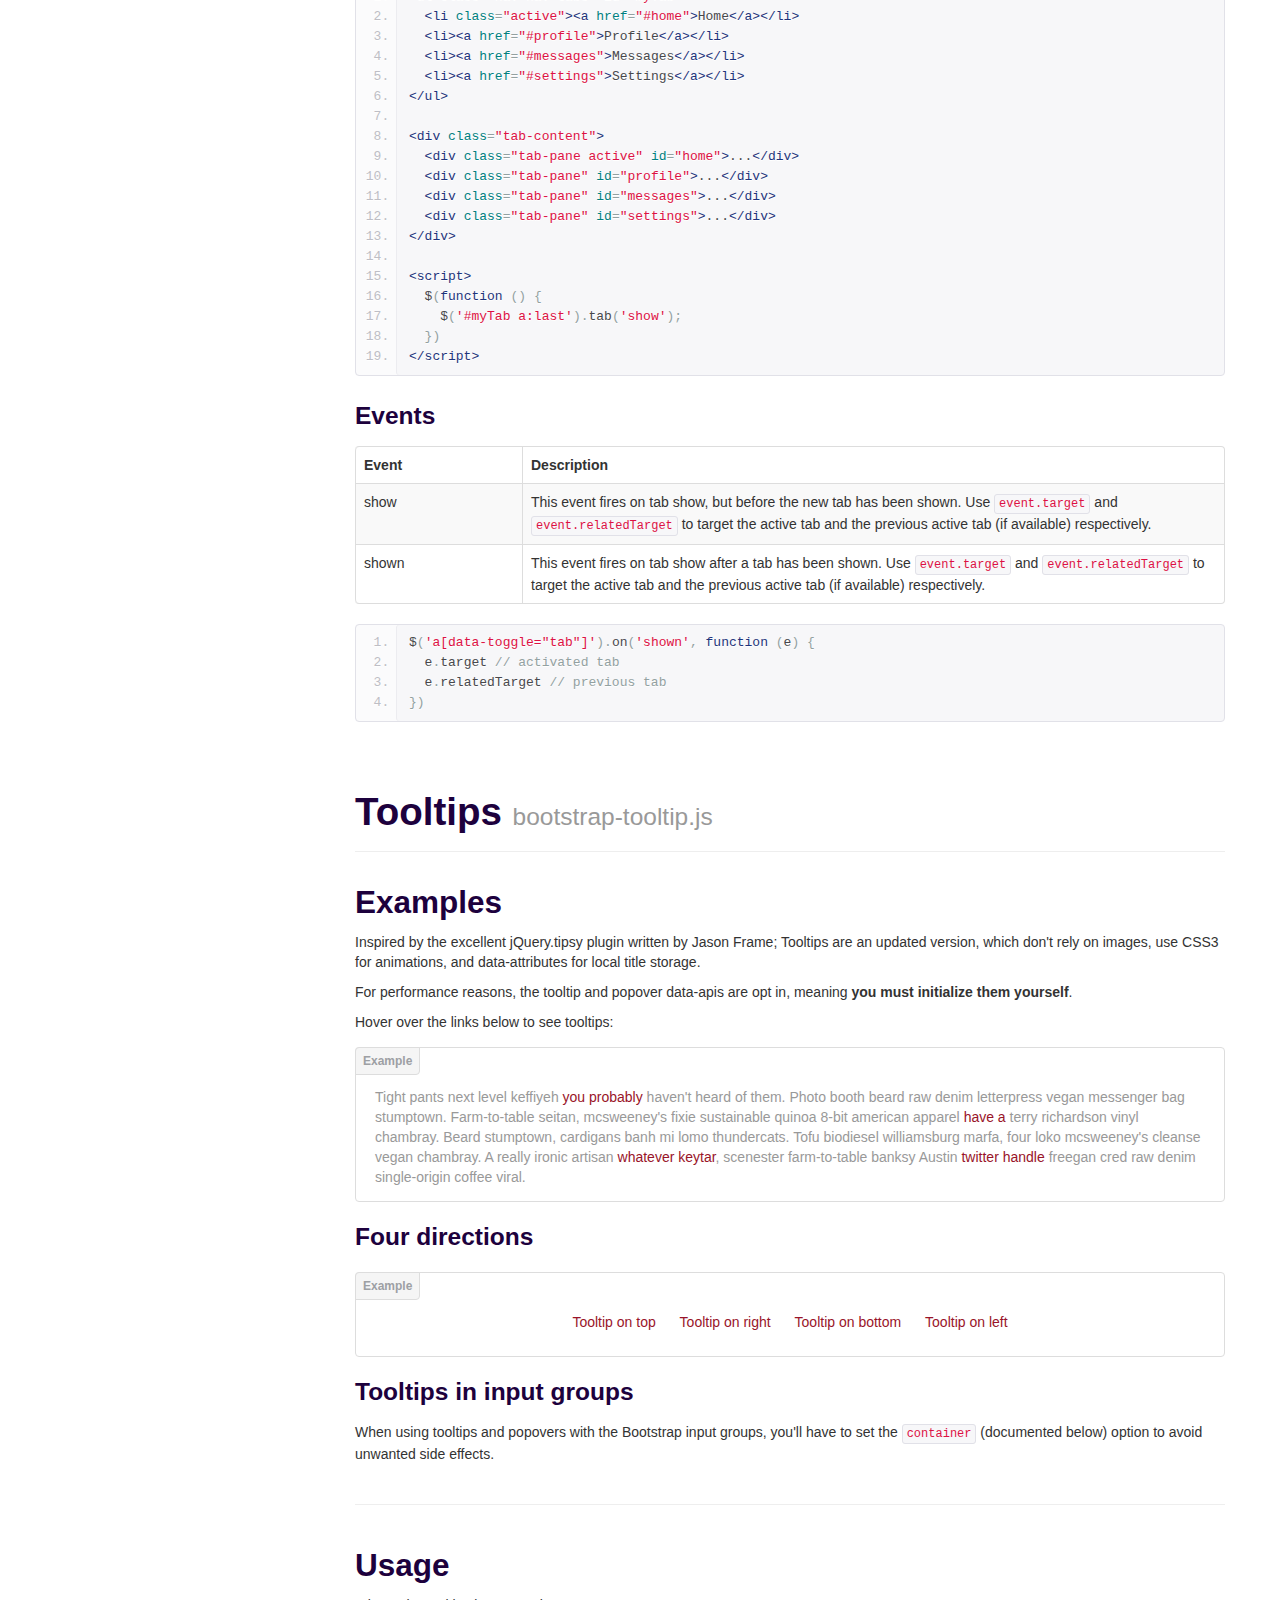
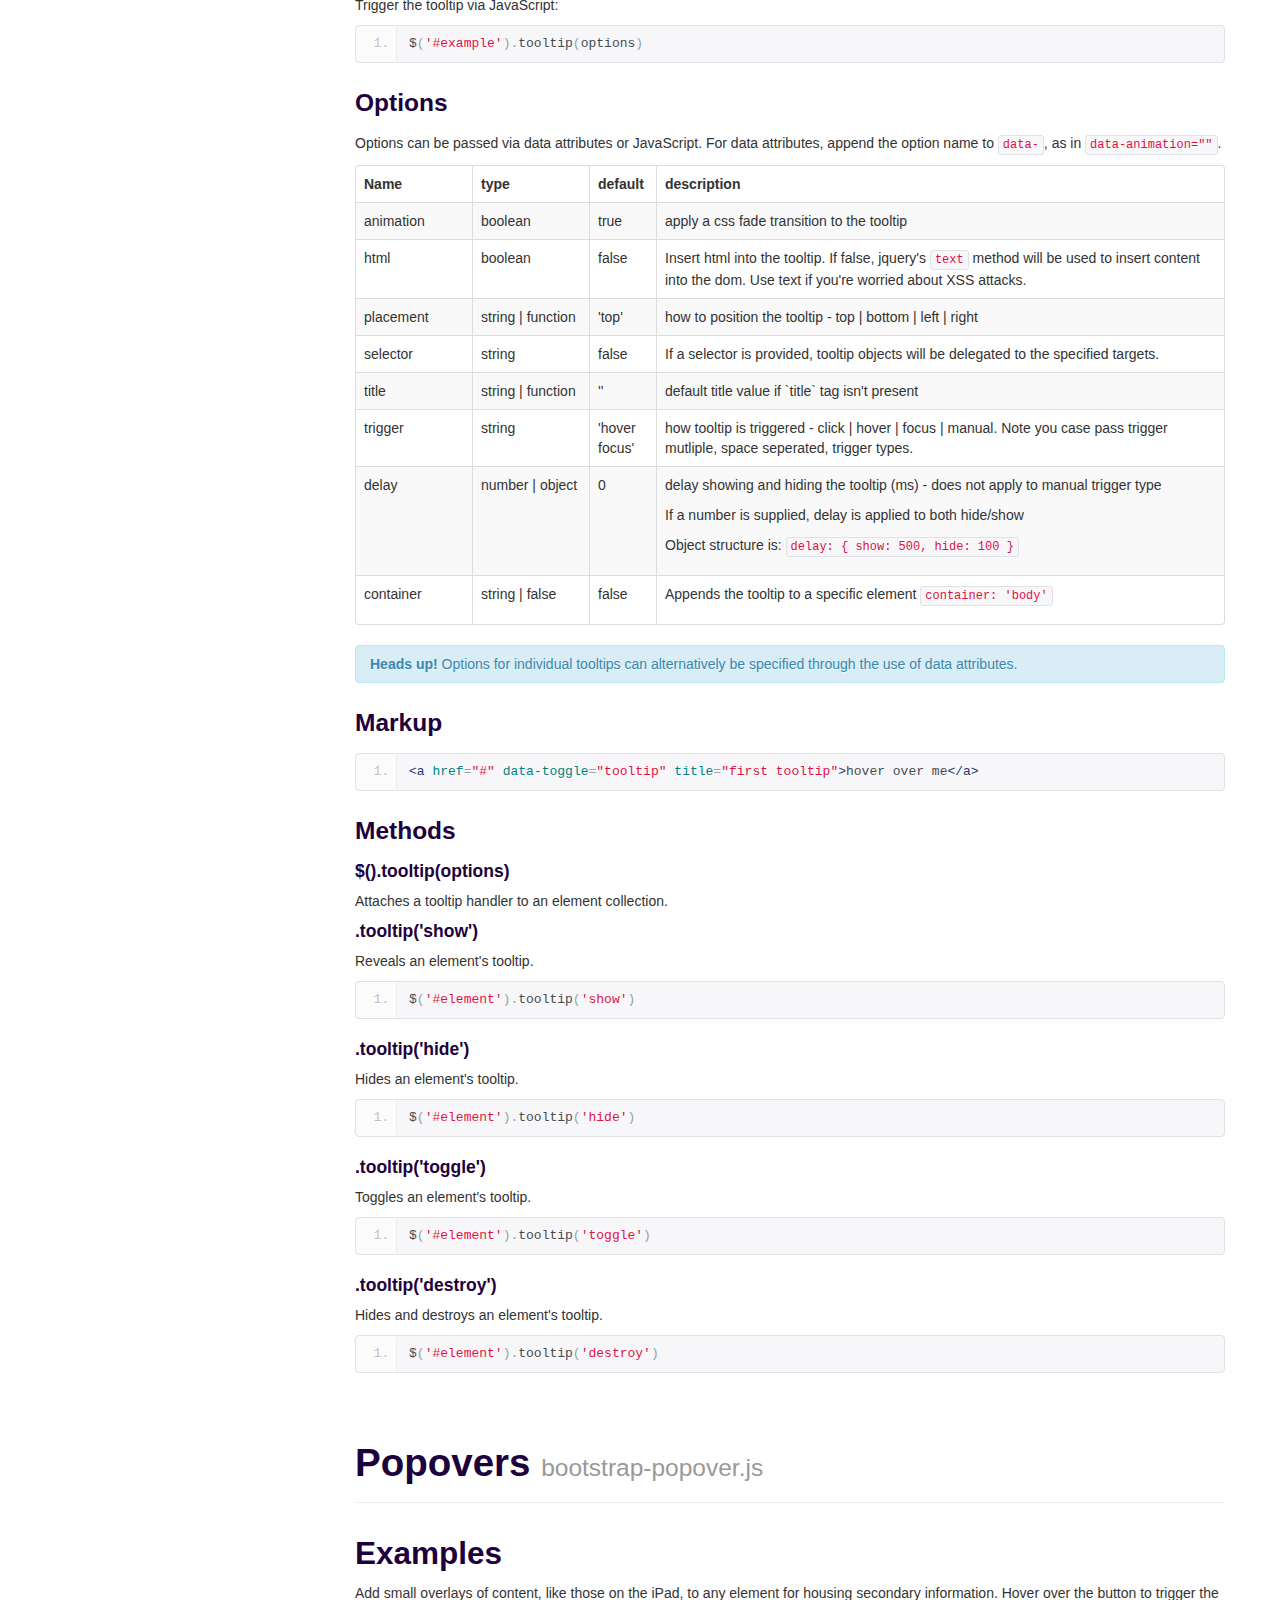
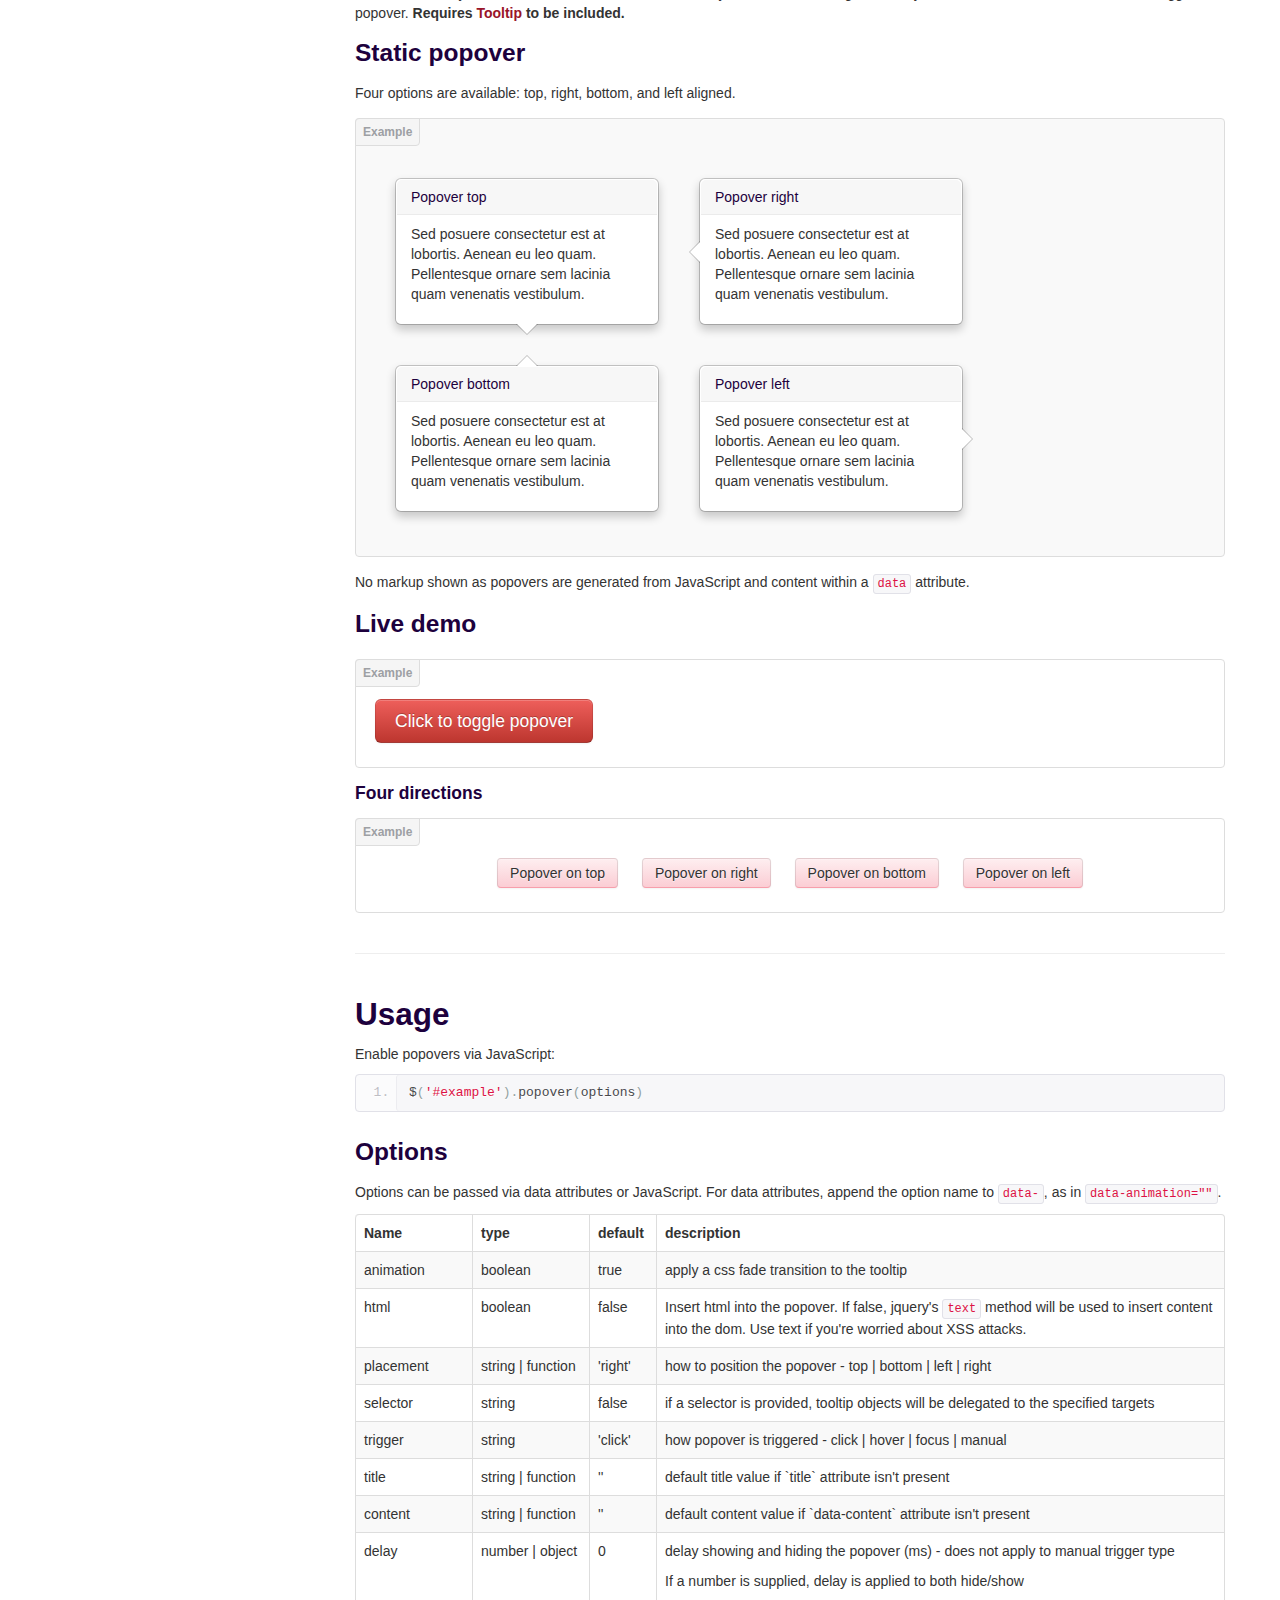
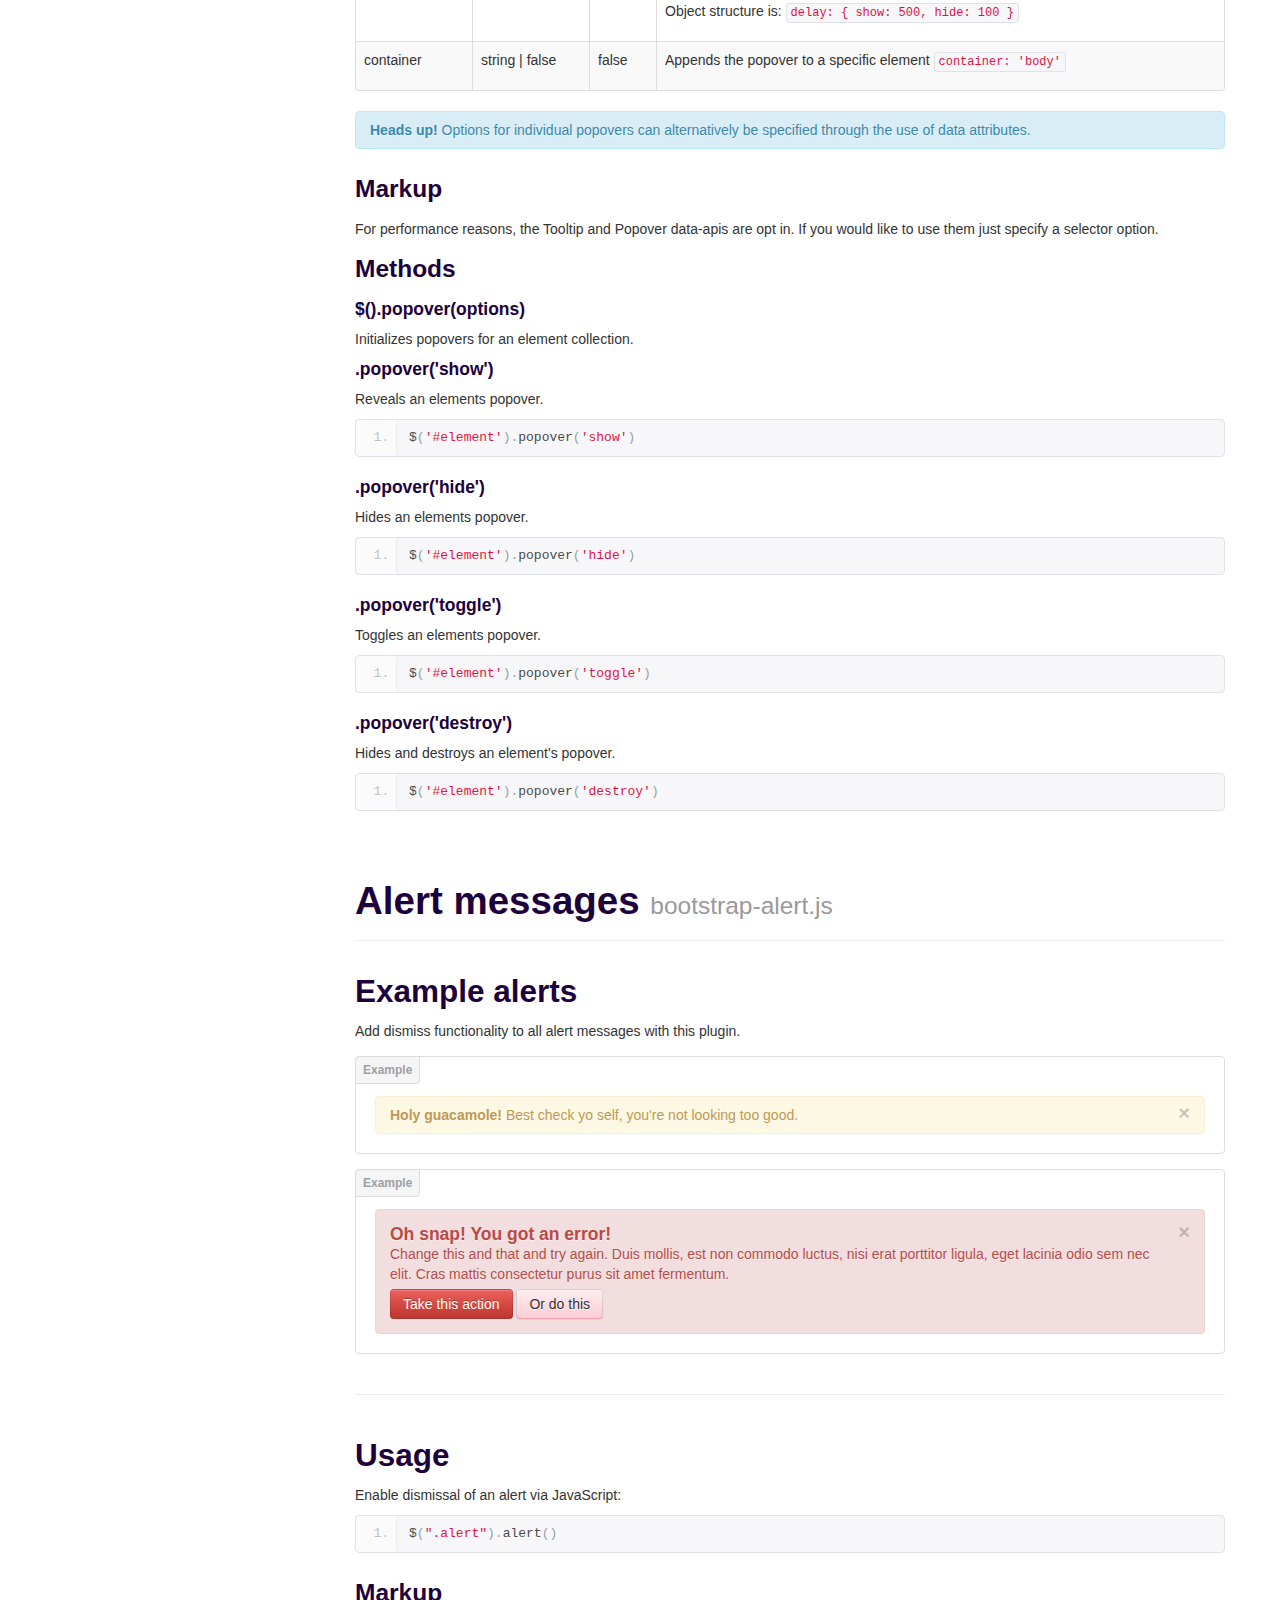
<file: bootstrap-2.3.2-master/docs/javascript.html>
<!DOCTYPE html>
<html lang="en">
  <head>
    <meta charset="utf-8">
    <title>Javascript · Bootstrap</title>
    <meta name="viewport" content="width=device-width, initial-scale=1.0">
    <meta name="description" content="">
    <meta name="author" content="">

    <!-- Le styles -->
    <link href="assets/css/bootstrap.css" rel="stylesheet">
    <link href="assets/css/bootstrap-responsive.css" rel="stylesheet">
    <link href="assets/css/docs.css" rel="stylesheet">
    <link href="assets/js/google-code-prettify/prettify.css" rel="stylesheet">

    <!-- Le HTML5 shim, for IE6-8 support of HTML5 elements -->
    <!--[if lt IE 9]>
      <script src="assets/js/html5shiv.js"></script>
    <![endif]-->

    <!-- Le fav and touch icons -->
    <link rel="apple-touch-icon-precomposed" sizes="144x144" href="assets/ico/apple-touch-icon-144-precomposed.png">
    <link rel="apple-touch-icon-precomposed" sizes="114x114" href="assets/ico/apple-touch-icon-114-precomposed.png">
      <link rel="apple-touch-icon-precomposed" sizes="72x72" href="assets/ico/apple-touch-icon-72-precomposed.png">
                    <link rel="apple-touch-icon-precomposed" href="assets/ico/apple-touch-icon-57-precomposed.png">
                                   <link rel="shortcut icon" href="assets/ico/favicon.png">

  </head>

  <body data-spy="scroll" data-target=".bs-docs-sidebar">

    <!-- Navbar
    ================================================== -->
    <div class="navbar navbar-inverse navbar-fixed-top">
      <div class="navbar-inner">
        <div class="container">
          <button type="button" class="btn btn-navbar" data-toggle="collapse" data-target=".nav-collapse">
            <span class="icon-bar"></span>
            <span class="icon-bar"></span>
            <span class="icon-bar"></span>
          </button>
          <a class="brand" href="./index.html">Bootstrap</a>
          <div class="nav-collapse collapse">
            <ul class="nav">
              <li class="">
                <a href="./index.html">Home</a>
              </li>
              <li class="">
                <a href="./getting-started.html">Get started</a>
              </li>
              <li class="">
                <a href="./scaffolding.html">Scaffolding</a>
              </li>
              <li class="">
                <a href="./base-css.html">Base CSS</a>
              </li>
              <li class="">
                <a href="./components.html">Components</a>
              </li>
              <li class="active">
                <a href="./javascript.html">JavaScript</a>
              </li>
              <li class="">
                <a href="./customize.html">Customize</a>
              </li>
            </ul>
          </div>
        </div>
      </div>
    </div>

<!-- Subhead
================================================== -->
<header class="jumbotron subhead">
  <div class="container">
    <h1>JavaScript</h1>
    <p class="lead">Bring Bootstrap's components to life&mdash;now with 13 custom jQuery plugins.
  </div>
</header>

  <div class="container">

    <!-- Docs nav
    ================================================== -->
    <div class="row">
      <div class="span3 bs-docs-sidebar">
        <ul class="nav nav-list bs-docs-sidenav">
          <li><a href="#overview"><i class="icon-chevron-right"></i> Overview</a></li>
          <li><a href="#transitions"><i class="icon-chevron-right"></i> Transitions</a></li>
          <li><a href="#modals"><i class="icon-chevron-right"></i> Modal</a></li>
          <li><a href="#dropdowns"><i class="icon-chevron-right"></i> Dropdown</a></li>
          <li><a href="#scrollspy"><i class="icon-chevron-right"></i> Scrollspy</a></li>
          <li><a href="#tabs"><i class="icon-chevron-right"></i> Tab</a></li>
          <li><a href="#tooltips"><i class="icon-chevron-right"></i> Tooltip</a></li>
          <li><a href="#popovers"><i class="icon-chevron-right"></i> Popover</a></li>
          <li><a href="#alerts"><i class="icon-chevron-right"></i> Alert</a></li>
          <li><a href="#buttons"><i class="icon-chevron-right"></i> Button</a></li>
          <li><a href="#collapse"><i class="icon-chevron-right"></i> Collapse</a></li>
          <li><a href="#carousel"><i class="icon-chevron-right"></i> Carousel</a></li>
          <li><a href="#typeahead"><i class="icon-chevron-right"></i> Typeahead</a></li>
          <li><a href="#affix"><i class="icon-chevron-right"></i> Affix</a></li>
        </ul>
      </div>
      <div class="span9">


        <!-- Overview
        ================================================== -->
        <section id="overview">
          <div class="page-header">
            <h1>JavaScript in Bootstrap</h1>
          </div>

          <h3>Individual or compiled</h3>
          <p>Plugins can be included individually (though some have required dependencies), or all at once. Both <strong>bootstrap.js</strong> and <strong>bootstrap.min.js</strong> contain all plugins in a single file.</p>

          <h3>Data attributes</h3>
          <p>You can use all Bootstrap plugins purely through the markup API without writing a single line of JavaScript. This is Bootstrap's first class API and should be your first consideration when using a plugin.</p>

          <p>That said, in some situations it may be desirable to turn this functionality off. Therefore, we also provide the ability to disable the data attribute API by unbinding all events on the body namespaced with `'data-api'`. This looks like this:
          <pre class="prettyprint linenums">$('body').off('.data-api')</pre>

          <p>Alternatively, to target a specific plugin, just include the plugin's name as a namespace along with the data-api namespace like this:</p>
          <pre class="prettyprint linenums">$('body').off('.alert.data-api')</pre>

          <h3>Programmatic API</h3>
          <p>We also believe you should be able to use all Bootstrap plugins purely through the JavaScript API. All public APIs are single, chainable methods, and return the collection acted upon.</p>
          <pre class="prettyprint linenums">$(".btn.danger").button("toggle").addClass("fat")</pre>
          <p>All methods should accept an optional options object, a string which targets a particular method, or nothing (which initiates a plugin with default behavior):</p>
<pre class="prettyprint linenums">
$("#myModal").modal()                       // initialized with defaults
$("#myModal").modal({ keyboard: false })   // initialized with no keyboard
$("#myModal").modal('show')                // initializes and invokes show immediately</p>
</pre>
          <p>Each plugin also exposes its raw constructor on a `Constructor` property: <code>$.fn.popover.Constructor</code>. If you'd like to get a particular plugin instance, retrieve it directly from an element: <code>$('[rel=popover]').data('popover')</code>.</p>

          <h3>No Conflict</h3>
          <p>Sometimes it is necessary to use Bootstrap plugins with other UI frameworks. In these circumstances,  namespace collisions can occasionally occur. If this happens, you may call <code>.noConflict</code> on the plugin you wish to revert the value of.</p>

<pre class="prettyprint linenums">
var bootstrapButton = $.fn.button.noConflict() // return $.fn.button to previously assigned value
$.fn.bootstrapBtn = bootstrapButton            // give $().bootstrapBtn the bootstrap functionality
</pre>

          <h3>Events</h3>
          <p>Bootstrap provides custom events for most plugin's unique actions. Generally, these come in an infinitive and past participle form - where the infinitive (ex. <code>show</code>) is triggered at the start of an event, and its past participle form (ex. <code>shown</code>) is trigger on the completion of an action.</p>
          <p>All infinitive events provide preventDefault functionality. This provides the ability to stop the execution of an action before it starts.</p>
<pre class="prettyprint linenums">
$('#myModal').on('show', function (e) {
    if (!data) return e.preventDefault() // stops modal from being shown
})
</pre>
        </section>



        <!-- Transitions
        ================================================== -->
        <section id="transitions">
          <div class="page-header">
            <h1>Transitions <small>bootstrap-transition.js</small></h1>
          </div>
          <h3>About transitions</h3>
          <p>For simple transition effects, include <strong>bootstrap-transition.js</strong> once alongside the other JS files. If you're using the compiled (or minified) <strong>bootstrap.js</strong>, there is no need to include this&mdash;it's already there.</p>
          <h3>Use cases</h3>
          <p>A few examples of the transition plugin:</p>
          <ul>
            <li>Sliding or fading in modals</li>
            <li>Fading out tabs</li>
            <li>Fading out alerts</li>
            <li>Sliding carousel panes</li>
          </ul>

        </section>



        <!-- Modal
        ================================================== -->
        <section id="modals">
          <div class="page-header">
            <h1>Modals <small>bootstrap-modal.js</small></h1>
          </div>


          <h2>Examples</h2>
          <p>Modals are streamlined, but flexible, dialog prompts with the minimum required functionality and smart defaults.</p>

          <h3>Static example</h3>
          <p>A rendered modal with header, body, and set of actions in the footer.</p>
          <div class="bs-docs-example" style="background-color: #f5f5f5;">
            <div class="modal" style="position: relative; top: auto; left: auto; right: auto; margin: 0 auto 20px; z-index: 1; max-width: 100%;">
              <div class="modal-header">
                <button type="button" class="close" data-dismiss="modal" aria-hidden="true">&times;</button>
                <h3>Modal header</h3>
              </div>
              <div class="modal-body">
                <p>One fine body&hellip;</p>
              </div>
              <div class="modal-footer">
                <a href="#" class="btn">Close</a>
                <a href="#" class="btn btn-primary">Save changes</a>
              </div>
            </div>
          </div>
<pre class="prettyprint linenums">
&lt;div class="modal hide fade"&gt;
  &lt;div class="modal-header"&gt;
    &lt;button type="button" class="close" data-dismiss="modal" aria-hidden="true"&gt;&amp;times;&lt;/button&gt;
    &lt;h3&gt;Modal header&lt;/h3&gt;
  &lt;/div&gt;
  &lt;div class="modal-body"&gt;
    &lt;p&gt;One fine body&hellip;&lt;/p&gt;
  &lt;/div&gt;
  &lt;div class="modal-footer"&gt;
    &lt;a href="#" class="btn"&gt;Close&lt;/a&gt;
    &lt;a href="#" class="btn btn-primary"&gt;Save changes&lt;/a&gt;
  &lt;/div&gt;
&lt;/div&gt;
</pre>

          <h3>Live demo</h3>
          <p>Toggle a modal via JavaScript by clicking the button below. It will slide down and fade in from the top of the page.</p>
          <!-- sample modal content -->
          <div id="myModal" class="modal hide fade" tabindex="-1" role="dialog" aria-labelledby="myModalLabel" aria-hidden="true">
            <div class="modal-header">
              <button type="button" class="close" data-dismiss="modal" aria-hidden="true">&times;</button>
              <h3 id="myModalLabel">Modal Heading</h3>
            </div>
            <div class="modal-body">
              <h4>Text in a modal</h4>
              <p>Duis mollis, est non commodo luctus, nisi erat porttitor ligula, eget lacinia odio sem.</p>

              <h4>Popover in a modal</h4>
              <p>This <a href="#" role="button" class="btn popover-test" title="A Title" data-content="And here's some amazing content. It's very engaging. right?">button</a> should trigger a popover on click.</p>

              <h4>Tooltips in a modal</h4>
              <p><a href="#" class="tooltip-test" title="Tooltip">This link</a> and <a href="#" class="tooltip-test" title="Tooltip">that link</a> should have tooltips on hover.</p>

              <hr>

              <h4>Overflowing text to show optional scrollbar</h4>
              <p>We set a fixed <code>max-height</code> on the <code>.modal-body</code>. Watch it overflow with all this extra lorem ipsum text we've included.</p>
              <p>Cras mattis consectetur purus sit amet fermentum. Cras justo odio, dapibus ac facilisis in, egestas eget quam. Morbi leo risus, porta ac consectetur ac, vestibulum at eros.</p>
              <p>Praesent commodo cursus magna, vel scelerisque nisl consectetur et. Vivamus sagittis lacus vel augue laoreet rutrum faucibus dolor auctor.</p>
              <p>Aenean lacinia bibendum nulla sed consectetur. Praesent commodo cursus magna, vel scelerisque nisl consectetur et. Donec sed odio dui. Donec ullamcorper nulla non metus auctor fringilla.</p>
              <p>Cras mattis consectetur purus sit amet fermentum. Cras justo odio, dapibus ac facilisis in, egestas eget quam. Morbi leo risus, porta ac consectetur ac, vestibulum at eros.</p>
              <p>Praesent commodo cursus magna, vel scelerisque nisl consectetur et. Vivamus sagittis lacus vel augue laoreet rutrum faucibus dolor auctor.</p>
              <p>Aenean lacinia bibendum nulla sed consectetur. Praesent commodo cursus magna, vel scelerisque nisl consectetur et. Donec sed odio dui. Donec ullamcorper nulla non metus auctor fringilla.</p>
            </div>
            <div class="modal-footer">
              <button class="btn" data-dismiss="modal">Close</button>
              <button class="btn btn-primary">Save changes</button>
            </div>
          </div>
          <div class="bs-docs-example" style="padding-bottom: 24px;">
            <a data-toggle="modal" href="#myModal" class="btn btn-primary btn-large">Launch demo modal</a>
          </div>
<pre class="prettyprint linenums">
&lt!-- Button to trigger modal --&gt;
&lt;a href="#myModal" role="button" class="btn" data-toggle="modal"&gt;Launch demo modal&lt;/a&gt;

&lt!-- Modal --&gt;
&lt;div id="myModal" class="modal hide fade" tabindex="-1" role="dialog" aria-labelledby="myModalLabel" aria-hidden="true"&gt;
  &lt;div class="modal-header"&gt;
    &lt;button type="button" class="close" data-dismiss="modal" aria-hidden="true"&gt;&times;&lt;/button&gt;
    &lt;h3 id="myModalLabel"&gt;Modal header&lt;/h3&gt;
  &lt;/div&gt;
  &lt;div class="modal-body"&gt;
    &lt;p&gt;One fine body&hellip;&lt;/p&gt;
  &lt;/div&gt;
  &lt;div class="modal-footer"&gt;
    &lt;button class="btn" data-dismiss="modal" aria-hidden="true"&gt;Close&lt;/button&gt;
    &lt;button class="btn btn-primary"&gt;Save changes&lt;/button&gt;
  &lt;/div&gt;
&lt;/div&gt;
</pre>


          <hr class="bs-docs-separator">


          <h2>Usage</h2>

          <h3>Via data attributes</h3>
          <p>Activate a modal without writing JavaScript. Set <code>data-toggle="modal"</code> on a controller element, like a button, along with a <code>data-target="#foo"</code> or <code>href="#foo"</code> to target a specific modal to toggle.</p>
          <pre class="prettyprint linenums">&lt;button type="button" data-toggle="modal" data-target="#myModal"&gt;Launch modal&lt;/button&gt;</pre>

          <h3>Via JavaScript</h3>
          <p>Call a modal with id <code>myModal</code> with a single line of JavaScript:</p>
          <pre class="prettyprint linenums">$('#myModal').modal(options)</pre>

          <h3>Options</h3>
          <p>Options can be passed via data attributes or JavaScript. For data attributes, append the option name to <code>data-</code>, as in <code>data-backdrop=""</code>.</p>
          <table class="table table-bordered table-striped">
            <thead>
             <tr>
               <th style="width: 100px;">Name</th>
               <th style="width: 50px;">type</th>
               <th style="width: 50px;">default</th>
               <th>description</th>
             </tr>
            </thead>
            <tbody>
             <tr>
               <td>backdrop</td>
               <td>boolean</td>
               <td>true</td>
               <td>Includes a modal-backdrop element. Alternatively, specify <code>static</code> for a backdrop which doesn't close the modal on click.</td>
             </tr>
             <tr>
               <td>keyboard</td>
               <td>boolean</td>
               <td>true</td>
               <td>Closes the modal when escape key is pressed</td>
             </tr>
             <tr>
               <td>show</td>
               <td>boolean</td>
               <td>true</td>
               <td>Shows the modal when initialized.</td>
             </tr>
             <tr>
               <td>remote</td>
               <td>path</td>
               <td>false</td>
               <td><p>If a remote url is provided, content will be loaded via jQuery's <code>load</code> method and injected into the <code>.modal-body</code>. If you're using the data api, you may alternatively use the <code>href</code> tag to specify the remote source. An example of this is shown below:</p>
              <pre class="prettyprint linenums"><code>&lt;a data-toggle="modal" href="remote.html" data-target="#modal"&gt;click me&lt;/a&gt;</code></pre></td>
             </tr>
            </tbody>
          </table>

          <h3>Methods</h3>
          <h4>.modal(options)</h4>
          <p>Activates your content as a modal. Accepts an optional options <code>object</code>.</p>
<pre class="prettyprint linenums">
$('#myModal').modal({
  keyboard: false
})
</pre>
          <h4>.modal('toggle')</h4>
          <p>Manually toggles a modal.</p>
          <pre class="prettyprint linenums">$('#myModal').modal('toggle')</pre>
          <h4>.modal('show')</h4>
          <p>Manually opens a modal.</p>
          <pre class="prettyprint linenums">$('#myModal').modal('show')</pre>
          <h4>.modal('hide')</h4>
          <p>Manually hides a modal.</p>
          <pre class="prettyprint linenums">$('#myModal').modal('hide')</pre>
          <h3>Events</h3>
          <p>Bootstrap's modal class exposes a few events for hooking into modal functionality.</p>
          <table class="table table-bordered table-striped">
            <thead>
             <tr>
               <th style="width: 150px;">Event</th>
               <th>Description</th>
             </tr>
            </thead>
            <tbody>
             <tr>
               <td>show</td>
               <td>This event fires immediately when the <code>show</code> instance method is called.</td>
             </tr>
             <tr>
               <td>shown</td>
               <td>This event is fired when the modal has been made visible to the user (will wait for css transitions to complete).</td>
             </tr>
             <tr>
               <td>hide</td>
               <td>This event is fired immediately when the <code>hide</code> instance method has been called.</td>
             </tr>
             <tr>
               <td>hidden</td>
               <td>This event is fired when the modal has finished being hidden from the user (will wait for css transitions to complete).</td>
             </tr>
            </tbody>
          </table>
<pre class="prettyprint linenums">
$('#myModal').on('hidden', function () {
  // do something…
})
</pre>
        </section>



        <!-- Dropdowns
        ================================================== -->
        <section id="dropdowns">
          <div class="page-header">
            <h1>Dropdowns <small>bootstrap-dropdown.js</small></h1>
          </div>


          <h2>Examples</h2>
          <p>Add dropdown menus to nearly anything with this simple plugin, including the navbar, tabs, and pills.</p>

          <h3>Within a navbar</h3>
          <div class="bs-docs-example">
            <div id="navbar-example" class="navbar navbar-static">
              <div class="navbar-inner">
                <div class="container" style="width: auto;">
                  <a class="brand" href="#">Project Name</a>
                  <ul class="nav" role="navigation">
                    <li class="dropdown">
                      <a id="drop1" href="#" role="button" class="dropdown-toggle" data-toggle="dropdown">Dropdown <b class="caret"></b></a>
                      <ul class="dropdown-menu" role="menu" aria-labelledby="drop1">
                        <li role="presentation"><a role="menuitem" tabindex="-1" href="http://google.com">Action</a></li>
                        <li role="presentation"><a role="menuitem" tabindex="-1" href="#anotherAction">Another action</a></li>
                        <li role="presentation"><a role="menuitem" tabindex="-1" href="#">Something else here</a></li>
                        <li role="presentation" class="divider"></li>
                        <li role="presentation"><a role="menuitem" tabindex="-1" href="#">Separated link</a></li>
                      </ul>
                    </li>
                    <li class="dropdown">
                      <a href="#" id="drop2" role="button" class="dropdown-toggle" data-toggle="dropdown">Dropdown 2 <b class="caret"></b></a>
                      <ul class="dropdown-menu" role="menu" aria-labelledby="drop2">
                        <li role="presentation"><a role="menuitem" tabindex="-1" href="#">Action</a></li>
                        <li role="presentation"><a role="menuitem" tabindex="-1" href="#">Another action</a></li>
                        <li role="presentation"><a role="menuitem" tabindex="-1" href="#">Something else here</a></li>
                        <li role="presentation" class="divider"></li>
                        <li role="presentation"><a role="menuitem" tabindex="-1" href="#">Separated link</a></li>
                      </ul>
                    </li>
                  </ul>
                  <ul class="nav pull-right">
                    <li id="fat-menu" class="dropdown">
                      <a href="#" id="drop3" role="button" class="dropdown-toggle" data-toggle="dropdown">Dropdown 3 <b class="caret"></b></a>
                      <ul class="dropdown-menu" role="menu" aria-labelledby="drop3">
                        <li role="presentation"><a role="menuitem" tabindex="-1" href="#">Action</a></li>
                        <li role="presentation"><a role="menuitem" tabindex="-1" href="#">Another action</a></li>
                        <li role="presentation"><a role="menuitem" tabindex="-1" href="#">Something else here</a></li>
                        <li role="presentation" class="divider"></li>
                        <li role="presentation"><a role="menuitem" tabindex="-1" href="#">Separated link</a></li>
                      </ul>
                    </li>
                  </ul>
                </div>
              </div>
            </div> <!-- /navbar-example -->
          </div> 

          <h3>Within tabs</h3>
          <div class="bs-docs-example">
            <ul class="nav nav-pills">
              <li class="active"><a href="#">Regular link</a></li>
              <li class="dropdown">
                <a class="dropdown-toggle" id="drop4" role="button" data-toggle="dropdown" href="#">Dropdown <b class="caret"></b></a>
                <ul id="menu1" class="dropdown-menu" role="menu" aria-labelledby="drop4">
                  <li role="presentation"><a role="menuitem" tabindex="-1" href="#">Action</a></li>
                  <li role="presentation"><a role="menuitem" tabindex="-1" href="#">Another action</a></li>
                  <li role="presentation"><a role="menuitem" tabindex="-1" href="#">Something else here</a></li>
                  <li role="presentation" class="divider"></li>
                  <li role="presentation"><a role="menuitem" tabindex="-1" href="#">Separated link</a></li>
                </ul>
              </li>
              <li class="dropdown">
                <a class="dropdown-toggle" id="drop5" role="button" data-toggle="dropdown" href="#">Dropdown 2 <b class="caret"></b></a>
                <ul id="menu2" class="dropdown-menu" role="menu" aria-labelledby="drop5">
                  <li role="presentation"><a role="menuitem" tabindex="-1" href="#">Action</a></li>
                  <li role="presentation"><a role="menuitem" tabindex="-1" href="#">Another action</a></li>
                  <li role="presentation"><a role="menuitem" tabindex="-1" href="#">Something else here</a></li>
                  <li role="presentation" class="divider"></li>
                  <li role="presentation"><a role="menuitem" tabindex="-1" href="#">Separated link</a></li>
                </ul>
              </li>
              <li class="dropdown">
                <a class="dropdown-toggle" id="drop5" role="button" data-toggle="dropdown" href="#">Dropdown 3 <b class="caret"></b></a>
                <ul id="menu3" class="dropdown-menu" role="menu" aria-labelledby="drop5">
                  <li role="presentation"><a role="menuitem" tabindex="-1" href="#">Action</a></li>
                  <li role="presentation"><a role="menuitem" tabindex="-1" href="#">Another action</a></li>
                  <li role="presentation"><a role="menuitem" tabindex="-1" href="#">Something else here</a></li>
                  <li role="presentation" class="divider"></li>
                  <li role="presentation"><a role="menuitem" tabindex="-1" href="#">Separated link</a></li>
                </ul>
              </li>
            </ul> <!-- /tabs -->
          </div> 


          <hr class="bs-docs-separator">


          <h2>Usage</h2>

          <h3>Via data attributes</h3>
          <p>Add <code>data-toggle="dropdown"</code> to a link or button to toggle a dropdown.</p>
<pre class="prettyprint linenums">
&lt;div class="dropdown"&gt;
  &lt;a class="dropdown-toggle" data-toggle="dropdown" href="#"&gt;Dropdown trigger&lt;/a&gt;
  &lt;ul class="dropdown-menu" role="menu" aria-labelledby="dLabel"&gt;
    ...
  &lt;/ul&gt;
&lt;/div&gt;
</pre>
          <p>To keep URLs intact, use the <code>data-target</code> attribute instead of <code>href="#"</code>.</p>
<pre class="prettyprint linenums">
&lt;div class="dropdown"&gt;
  &lt;a class="dropdown-toggle" id="dLabel" role="button" data-toggle="dropdown" data-target="#" href="/page.html"&gt;
    Dropdown
    &lt;b class="caret"&gt;&lt;/b&gt;
  &lt;/a&gt;
  &lt;ul class="dropdown-menu" role="menu" aria-labelledby="dLabel"&gt;
    ...
  &lt;/ul&gt;
&lt;/div&gt;
</pre>

          <h3>Via JavaScript</h3>
          <p>Call the dropdowns via JavaScript:</p>
          <pre class="prettyprint linenums">$('.dropdown-toggle').dropdown()</pre>

          <h3>Options</h3>
          <p><em>None</em></p>

          <h3>Methods</h3>
          <h4>$().dropdown('toggle')</h4>
          <p>A programmatic api for toggling menus for a given navbar or tabbed navigation.</p>
        </section>



        <!-- ScrollSpy
        ================================================== -->
        <section id="scrollspy">
          <div class="page-header">
            <h1>ScrollSpy <small>bootstrap-scrollspy.js</small></h1>
          </div>


          <h2>Example in navbar</h2>
          <p>The ScrollSpy plugin is for automatically updating nav targets based on scroll position. Scroll the area below the navbar and watch the active class change. The dropdown sub items will be highlighted as well.</p>
          <div class="bs-docs-example">
            <div id="navbarExample" class="navbar navbar-static">
              <div class="navbar-inner">
                <div class="container" style="width: auto;">
                  <a class="brand" href="#">Project Name</a>
                  <ul class="nav">
                    <li><a href="#fat">@fat</a></li>
                    <li><a href="#mdo">@mdo</a></li>
                    <li class="dropdown">
                      <a href="#" class="dropdown-toggle" data-toggle="dropdown">Dropdown <b class="caret"></b></a>
                      <ul class="dropdown-menu">
                        <li><a href="#one">one</a></li>
                        <li><a href="#two">two</a></li>
                        <li class="divider"></li>
                        <li><a href="#three">three</a></li>
                      </ul>
                    </li>
                  </ul>
                </div>
              </div>
            </div>
            <div data-spy="scroll" data-target="#navbarExample" data-offset="0" class="scrollspy-example">
              <h4 id="fat">@fat</h4>
              <p>Ad leggings keytar, brunch id art party dolor labore. Pitchfork yr enim lo-fi before they sold out qui. Tumblr farm-to-table bicycle rights whatever. Anim keffiyeh carles cardigan. Velit seitan mcsweeney's photo booth 3 wolf moon irure. Cosby sweater lomo jean shorts, williamsburg hoodie minim qui you probably haven't heard of them et cardigan trust fund culpa biodiesel wes anderson aesthetic. Nihil tattooed accusamus, cred irony biodiesel keffiyeh artisan ullamco consequat.</p>
              <h4 id="mdo">@mdo</h4>
              <p>Veniam marfa mustache skateboard, adipisicing fugiat velit pitchfork beard. Freegan beard aliqua cupidatat mcsweeney's vero. Cupidatat four loko nisi, ea helvetica nulla carles. Tattooed cosby sweater food truck, mcsweeney's quis non freegan vinyl. Lo-fi wes anderson +1 sartorial. Carles non aesthetic exercitation quis gentrify. Brooklyn adipisicing craft beer vice keytar deserunt.</p>
              <h4 id="one">one</h4>
              <p>Occaecat commodo aliqua delectus. Fap craft beer deserunt skateboard ea. Lomo bicycle rights adipisicing banh mi, velit ea sunt next level locavore single-origin coffee in magna veniam. High life id vinyl, echo park consequat quis aliquip banh mi pitchfork. Vero VHS est adipisicing. Consectetur nisi DIY minim messenger bag. Cred ex in, sustainable delectus consectetur fanny pack iphone.</p>
              <h4 id="two">two</h4>
              <p>In incididunt echo park, officia deserunt mcsweeney's proident master cleanse thundercats sapiente veniam. Excepteur VHS elit, proident shoreditch +1 biodiesel laborum craft beer. Single-origin coffee wayfarers irure four loko, cupidatat terry richardson master cleanse. Assumenda you probably haven't heard of them art party fanny pack, tattooed nulla cardigan tempor ad. Proident wolf nesciunt sartorial keffiyeh eu banh mi sustainable. Elit wolf voluptate, lo-fi ea portland before they sold out four loko. Locavore enim nostrud mlkshk brooklyn nesciunt.</p>
              <h4 id="three">three</h4>
              <p>Ad leggings keytar, brunch id art party dolor labore. Pitchfork yr enim lo-fi before they sold out qui. Tumblr farm-to-table bicycle rights whatever. Anim keffiyeh carles cardigan. Velit seitan mcsweeney's photo booth 3 wolf moon irure. Cosby sweater lomo jean shorts, williamsburg hoodie minim qui you probably haven't heard of them et cardigan trust fund culpa biodiesel wes anderson aesthetic. Nihil tattooed accusamus, cred irony biodiesel keffiyeh artisan ullamco consequat.</p>
              <p>Keytar twee blog, culpa messenger bag marfa whatever delectus food truck. Sapiente synth id assumenda. Locavore sed helvetica cliche irony, thundercats you probably haven't heard of them consequat hoodie gluten-free lo-fi fap aliquip. Labore elit placeat before they sold out, terry richardson proident brunch nesciunt quis cosby sweater pariatur keffiyeh ut helvetica artisan. Cardigan craft beer seitan readymade velit. VHS chambray laboris tempor veniam. Anim mollit minim commodo ullamco thundercats.
              </p>
            </div>
          </div>


          <hr class="bs-docs-separator">


          <h2>Usage</h2>

          <h3>Via data attributes</h3>
          <p>To easily add scrollspy behavior to your topbar navigation, just add <code>data-spy="scroll"</code> to the element you want to spy on (most typically this would be the body) and <code>data-target=".navbar"</code> to select which nav to use. You'll want to use scrollspy with a <code>.nav</code> component.</p>
          <pre class="prettyprint linenums">&lt;body data-spy="scroll" data-target=".navbar"&gt;...&lt;/body&gt;</pre>

          <h3>Via JavaScript</h3>
          <p>Call the scrollspy via JavaScript:</p>
          <pre class="prettyprint linenums">$('#navbar').scrollspy()</pre>

          <div class="alert alert-info">
            <strong>Heads up!</strong>
            Navbar links must have resolvable id targets. For example, a <code>&lt;a href="#home"&gt;home&lt;/a&gt;</code> must correspond to something in the dom like <code>&lt;div id="home"&gt;&lt;/div&gt;</code>.
          </div>

          <h3>Methods</h3>
          <h4>.scrollspy('refresh')</h4>
          <p>When using scrollspy in conjunction with adding or removing of elements from the DOM, you'll need to call the refresh method like so:</p>
<pre class="prettyprint linenums">
$('[data-spy="scroll"]').each(function () {
  var $spy = $(this).scrollspy('refresh')
});
</pre>

          <h3>Options</h3>
          <p>Options can be passed via data attributes or JavaScript. For data attributes, append the option name to <code>data-</code>, as in <code>data-offset=""</code>.</p>
          <table class="table table-bordered table-striped">
            <thead>
             <tr>
               <th style="width: 100px;">Name</th>
               <th style="width: 100px;">type</th>
               <th style="width: 50px;">default</th>
               <th>description</th>
             </tr>
            </thead>
            <tbody>
             <tr>
               <td>offset</td>
               <td>number</td>
               <td>10</td>
               <td>Pixels to offset from top when calculating position of scroll.</td>
             </tr>
            </tbody>
          </table>

          <h3>Events</h3>
          <table class="table table-bordered table-striped">
            <thead>
             <tr>
               <th style="width: 150px;">Event</th>
               <th>Description</th>
             </tr>
            </thead>
            <tbody>
             <tr>
               <td>activate</td>
               <td>This event fires whenever a new item becomes activated by the scrollspy.</td>
            </tr>
            </tbody>
          </table>
        </section>



        <!-- Tabs
        ================================================== -->
        <section id="tabs">
          <div class="page-header">
            <h1>Togglable tabs <small>bootstrap-tab.js</small></h1>
          </div>


          <h2>Example tabs</h2>
          <p>Add quick, dynamic tab functionality to transition through panes of local content, even via dropdown menus.</p>
          <div class="bs-docs-example">
            <ul id="myTab" class="nav nav-tabs">
              <li class="active"><a href="#home" data-toggle="tab">Home</a></li>
              <li><a href="#profile" data-toggle="tab">Profile</a></li>
              <li class="dropdown">
                <a href="#" class="dropdown-toggle" data-toggle="dropdown">Dropdown <b class="caret"></b></a>
                <ul class="dropdown-menu">
                  <li><a href="#dropdown1" data-toggle="tab">@fat</a></li>
                  <li><a href="#dropdown2" data-toggle="tab">@mdo</a></li>
                </ul>
              </li>
            </ul>
            <div id="myTabContent" class="tab-content">
              <div class="tab-pane fade in active" id="home">
                <p>Raw denim you probably haven't heard of them jean shorts Austin. Nesciunt tofu stumptown aliqua, retro synth master cleanse. Mustache cliche tempor, williamsburg carles vegan helvetica. Reprehenderit butcher retro keffiyeh dreamcatcher synth. Cosby sweater eu banh mi, qui irure terry richardson ex squid. Aliquip placeat salvia cillum iphone. Seitan aliquip quis cardigan american apparel, butcher voluptate nisi qui.</p>
              </div>
              <div class="tab-pane fade" id="profile">
                <p>Food truck fixie locavore, accusamus mcsweeney's marfa nulla single-origin coffee squid. Exercitation +1 labore velit, blog sartorial PBR leggings next level wes anderson artisan four loko farm-to-table craft beer twee. Qui photo booth letterpress, commodo enim craft beer mlkshk aliquip jean shorts ullamco ad vinyl cillum PBR. Homo nostrud organic, assumenda labore aesthetic magna delectus mollit. Keytar helvetica VHS salvia yr, vero magna velit sapiente labore stumptown. Vegan fanny pack odio cillum wes anderson 8-bit, sustainable jean shorts beard ut DIY ethical culpa terry richardson biodiesel. Art party scenester stumptown, tumblr butcher vero sint qui sapiente accusamus tattooed echo park.</p>
              </div>
              <div class="tab-pane fade" id="dropdown1">
                <p>Etsy mixtape wayfarers, ethical wes anderson tofu before they sold out mcsweeney's organic lomo retro fanny pack lo-fi farm-to-table readymade. Messenger bag gentrify pitchfork tattooed craft beer, iphone skateboard locavore carles etsy salvia banksy hoodie helvetica. DIY synth PBR banksy irony. Leggings gentrify squid 8-bit cred pitchfork. Williamsburg banh mi whatever gluten-free, carles pitchfork biodiesel fixie etsy retro mlkshk vice blog. Scenester cred you probably haven't heard of them, vinyl craft beer blog stumptown. Pitchfork sustainable tofu synth chambray yr.</p>
              </div>
              <div class="tab-pane fade" id="dropdown2">
                <p>Trust fund seitan letterpress, keytar raw denim keffiyeh etsy art party before they sold out master cleanse gluten-free squid scenester freegan cosby sweater. Fanny pack portland seitan DIY, art party locavore wolf cliche high life echo park Austin. Cred vinyl keffiyeh DIY salvia PBR, banh mi before they sold out farm-to-table VHS viral locavore cosby sweater. Lomo wolf viral, mustache readymade thundercats keffiyeh craft beer marfa ethical. Wolf salvia freegan, sartorial keffiyeh echo park vegan.</p>
              </div>
            </div>
          </div>


          <hr class="bs-docs-separator">


          <h2>Usage</h2>
          <p>Enable tabbable tabs via JavaScript (each tab needs to be activated individually):</p>
<pre class="prettyprint linenums">
$('#myTab a').click(function (e) {
  e.preventDefault();
  $(this).tab('show');
})</pre>
          <p>You can activate individual tabs in several ways:</p>
<pre class="prettyprint linenums">
$('#myTab a[href="#profile"]').tab('show'); // Select tab by name
$('#myTab a:first').tab('show'); // Select first tab
$('#myTab a:last').tab('show'); // Select last tab
$('#myTab li:eq(2) a').tab('show'); // Select third tab (0-indexed)
</pre>

          <h3>Markup</h3>
          <p>You can activate a tab or pill navigation without writing any JavaScript by simply specifying <code>data-toggle="tab"</code> or <code>data-toggle="pill"</code> on an element. Adding the <code>nav</code> and <code>nav-tabs</code> classes to the tab <code>ul</code> will apply the Bootstrap tab styling.</p>
<pre class="prettyprint linenums">
&lt;ul class="nav nav-tabs"&gt;
  &lt;li&gt;&lt;a href="#home" data-toggle="tab"&gt;Home&lt;/a&gt;&lt;/li&gt;
  &lt;li&gt;&lt;a href="#profile" data-toggle="tab"&gt;Profile&lt;/a&gt;&lt;/li&gt;
  &lt;li&gt;&lt;a href="#messages" data-toggle="tab"&gt;Messages&lt;/a&gt;&lt;/li&gt;
  &lt;li&gt;&lt;a href="#settings" data-toggle="tab"&gt;Settings&lt;/a&gt;&lt;/li&gt;
&lt;/ul&gt;</pre>

          <h3>Methods</h3>
          <h4>$().tab</h4>
          <p>
            Activates a tab element and content container. Tab should have either a <code>data-target</code> or an <code>href</code> targeting a container node in the DOM.
          </p>
<pre class="prettyprint linenums">
&lt;ul class="nav nav-tabs" id="myTab"&gt;
  &lt;li class="active"&gt;&lt;a href="#home"&gt;Home&lt;/a&gt;&lt;/li&gt;
  &lt;li&gt;&lt;a href="#profile"&gt;Profile&lt;/a&gt;&lt;/li&gt;
  &lt;li&gt;&lt;a href="#messages"&gt;Messages&lt;/a&gt;&lt;/li&gt;
  &lt;li&gt;&lt;a href="#settings"&gt;Settings&lt;/a&gt;&lt;/li&gt;
&lt;/ul&gt;

&lt;div class="tab-content"&gt;
  &lt;div class="tab-pane active" id="home"&gt;...&lt;/div&gt;
  &lt;div class="tab-pane" id="profile"&gt;...&lt;/div&gt;
  &lt;div class="tab-pane" id="messages"&gt;...&lt;/div&gt;
  &lt;div class="tab-pane" id="settings"&gt;...&lt;/div&gt;
&lt;/div&gt;

&lt;script&gt;
  $(function () {
    $('#myTab a:last').tab('show');
  })
&lt;/script&gt;
</pre>

          <h3>Events</h3>
          <table class="table table-bordered table-striped">
            <thead>
             <tr>
               <th style="width: 150px;">Event</th>
               <th>Description</th>
             </tr>
            </thead>
            <tbody>
             <tr>
               <td>show</td>
               <td>This event fires on tab show, but before the new tab has been shown. Use <code>event.target</code> and <code>event.relatedTarget</code> to target the active tab and the previous active tab (if available) respectively.</td>
            </tr>
            <tr>
               <td>shown</td>
               <td>This event fires on tab show after a tab has been shown. Use <code>event.target</code> and <code>event.relatedTarget</code> to target the active tab and the previous active tab (if available) respectively.</td>
             </tr>
            </tbody>
          </table>
<pre class="prettyprint linenums">
$('a[data-toggle="tab"]').on('shown', function (e) {
  e.target // activated tab
  e.relatedTarget // previous tab
})
</pre>
        </section>


        <!-- Tooltips
        ================================================== -->
        <section id="tooltips">
          <div class="page-header">
            <h1>Tooltips <small>bootstrap-tooltip.js</small></h1>
          </div>


          <h2>Examples</h2>
          <p>Inspired by the excellent jQuery.tipsy plugin written by Jason Frame; Tooltips are an updated version, which don't rely on images, use CSS3 for animations, and data-attributes for local title storage.</p>
          <p>For performance reasons, the tooltip and popover data-apis are opt in, meaning <strong>you must initialize them yourself</strong>.</p>
          <p>Hover over the links below to see tooltips:</p>
          <div class="bs-docs-example tooltip-demo">
            <p class="muted" style="margin-bottom: 0;">Tight pants next level keffiyeh <a href="#" data-toggle="tooltip" title="Default tooltip">you probably</a> haven't heard of them. Photo booth beard raw denim letterpress vegan messenger bag stumptown. Farm-to-table seitan, mcsweeney's fixie sustainable quinoa 8-bit american apparel <a href="#" data-toggle="tooltip" title="Another tooltip">have a</a> terry richardson vinyl chambray. Beard stumptown, cardigans banh mi lomo thundercats. Tofu biodiesel williamsburg marfa, four loko mcsweeney's cleanse vegan chambray. A really ironic artisan <a href="#" data-toggle="tooltip" title="A much longer tooltip belongs right here to demonstrate the max-width we apply.">whatever keytar</a>, scenester farm-to-table banksy Austin <a href="#" data-toggle="tooltip" title="The last tip!">twitter handle</a> freegan cred raw denim single-origin coffee viral.
            </p>
          </div>

          <h3>Four directions</h3>
          <div class="bs-docs-example tooltip-demo">
            <ul class="bs-docs-tooltip-examples">
              <li><a href="#" data-toggle="tooltip" data-placement="top" title="Tooltip on top">Tooltip on top</a></li>
              <li><a href="#" data-toggle="tooltip" data-placement="right" title="Tooltip on right">Tooltip on right</a></li>
              <li><a href="#" data-toggle="tooltip" data-placement="bottom" title="Tooltip on bottom">Tooltip on bottom</a></li>
              <li><a href="#" data-toggle="tooltip" data-placement="left" title="Tooltip on left">Tooltip on left</a></li>
            </ul>
          </div>


          <h3>Tooltips in input groups</h3>
          <p>When using tooltips and popovers with the Bootstrap input groups, you'll have to set the <code>container</code> (documented below) option to avoid unwanted side effects.</p>

          <hr class="bs-docs-separator">


          <h2>Usage</h2>
          <p>Trigger the tooltip via JavaScript:</p>
          <pre class="prettyprint linenums">$('#example').tooltip(options)</pre>

          <h3>Options</h3>
          <p>Options can be passed via data attributes or JavaScript. For data attributes, append the option name to <code>data-</code>, as in <code>data-animation=""</code>.</p>
          <table class="table table-bordered table-striped">
            <thead>
             <tr>
               <th style="width: 100px;">Name</th>
               <th style="width: 100px;">type</th>
               <th style="width: 50px;">default</th>
               <th>description</th>
             </tr>
            </thead>
            <tbody>
             <tr>
               <td>animation</td>
               <td>boolean</td>
               <td>true</td>
               <td>apply a css fade transition to the tooltip</td>
             </tr>
             <tr>
               <td>html</td>
               <td>boolean</td>
               <td>false</td>
               <td>Insert html into the tooltip. If false, jquery's <code>text</code> method will be used to insert content into the dom. Use text if you're worried about XSS attacks.</td>
             </tr>
             <tr>
               <td>placement</td>
               <td>string | function</td>
               <td>'top'</td>
               <td>how to position the tooltip - top | bottom | left | right</td>
             </tr>
             <tr>
               <td>selector</td>
               <td>string</td>
               <td>false</td>
               <td>If a selector is provided, tooltip objects will be delegated to the specified targets.</td>
             </tr>
             <tr>
               <td>title</td>
               <td>string | function</td>
               <td>''</td>
               <td>default title value if `title` tag isn't present</td>
             </tr>
             <tr>
               <td>trigger</td>
               <td>string</td>
               <td>'hover focus'</td>
               <td>how tooltip is triggered - click | hover | focus | manual. Note you case pass trigger mutliple, space seperated, trigger types.</td>
             </tr>
             <tr>
               <td>delay</td>
               <td>number | object</td>
               <td>0</td>
               <td>
                <p>delay showing and hiding the tooltip (ms) - does not apply to manual trigger type</p>
                <p>If a number is supplied, delay is applied to both hide/show</p>
                <p>Object structure is: <code>delay: { show: 500, hide: 100 }</code></p>
               </td>
             </tr>
             <tr>
               <td>container</td>
               <td>string | false</td>
               <td>false</td>
               <td>
                <p>Appends the tooltip to a specific element <code>container: 'body'</code></p>
               </td>
             </tr>
            </tbody>
          </table>
          <div class="alert alert-info">
            <strong>Heads up!</strong>
            Options for individual tooltips can alternatively be specified through the use of data attributes.
          </div>

          <h3>Markup</h3>
          <pre class="prettyprint linenums">&lt;a href="#" data-toggle="tooltip" title="first tooltip"&gt;hover over me&lt;/a&gt;</pre>

          <h3>Methods</h3>
          <h4>$().tooltip(options)</h4>
          <p>Attaches a tooltip handler to an element collection.</p>
          <h4>.tooltip('show')</h4>
          <p>Reveals an element's tooltip.</p>
          <pre class="prettyprint linenums">$('#element').tooltip('show')</pre>
          <h4>.tooltip('hide')</h4>
          <p>Hides an element's tooltip.</p>
          <pre class="prettyprint linenums">$('#element').tooltip('hide')</pre>
          <h4>.tooltip('toggle')</h4>
          <p>Toggles an element's tooltip.</p>
          <pre class="prettyprint linenums">$('#element').tooltip('toggle')</pre>
          <h4>.tooltip('destroy')</h4>
          <p>Hides and destroys an element's tooltip.</p>
          <pre class="prettyprint linenums">$('#element').tooltip('destroy')</pre>
        </section>



      <!-- Popovers
      ================================================== -->
      <section id="popovers">
        <div class="page-header">
          <h1>Popovers <small>bootstrap-popover.js</small></h1>
        </div>

        <h2>Examples</h2>
        <p>Add small overlays of content, like those on the iPad, to any element for housing secondary information. Hover over the button to trigger the popover. <strong>Requires <a href="#tooltips">Tooltip</a> to be included.</strong></p>

        <h3>Static popover</h3>
        <p>Four options are available: top, right, bottom, and left aligned.</p>
        <div class="bs-docs-example bs-docs-example-popover">
          <div class="popover top">
            <div class="arrow"></div>
            <h3 class="popover-title">Popover top</h3>
            <div class="popover-content">
              <p>Sed posuere consectetur est at lobortis. Aenean eu leo quam. Pellentesque ornare sem lacinia quam venenatis vestibulum.</p>
            </div>
          </div>

          <div class="popover right">
            <div class="arrow"></div>
            <h3 class="popover-title">Popover right</h3>
            <div class="popover-content">
              <p>Sed posuere consectetur est at lobortis. Aenean eu leo quam. Pellentesque ornare sem lacinia quam venenatis vestibulum.</p>
            </div>
          </div>

          <div class="popover bottom">
            <div class="arrow"></div>
            <h3 class="popover-title">Popover bottom</h3>
            <div class="popover-content">
              <p>Sed posuere consectetur est at lobortis. Aenean eu leo quam. Pellentesque ornare sem lacinia quam venenatis vestibulum.</p>
            </div>
          </div>

          <div class="popover left">
            <div class="arrow"></div>
            <h3 class="popover-title">Popover left</h3>
            <div class="popover-content">
              <p>Sed posuere consectetur est at lobortis. Aenean eu leo quam. Pellentesque ornare sem lacinia quam venenatis vestibulum.</p>
            </div>
          </div>

          <div class="clearfix"></div>
        </div>
        <p>No markup shown as popovers are generated from JavaScript and content within a <code>data</code> attribute.</p>

        <h3>Live demo</h3>
        <div class="bs-docs-example" style="padding-bottom: 24px;">
          <a href="#" class="btn btn-large btn-danger" data-toggle="popover" title="A Title" data-content="And here's some amazing content. It's very engaging. right?">Click to toggle popover</a>
        </div>

        <h4>Four directions</h4>
        <div class="bs-docs-example tooltip-demo">
          <ul class="bs-docs-tooltip-examples">
            <li><a href="#" class="btn" data-toggle="popover" data-placement="top" data-content="Vivamus sagittis lacus vel augue laoreet rutrum faucibus." title="Popover on top">Popover on top</a></li>
            <li><a href="#" class="btn" data-toggle="popover" data-placement="right" data-content="Vivamus sagittis lacus vel augue laoreet rutrum faucibus." title="Popover on right">Popover on right</a></li>
            <li><a href="#" class="btn" data-toggle="popover" data-placement="bottom" data-content="Vivamus sagittis lacus vel augue laoreet rutrum faucibus." title="Popover on bottom">Popover on bottom</a></li>
            <li><a href="#" class="btn" data-toggle="popover" data-placement="left" data-content="Vivamus sagittis lacus vel augue laoreet rutrum faucibus." title="Popover on left">Popover on left</a></li>
          </ul>
        </div>


        <hr class="bs-docs-separator">


        <h2>Usage</h2>
        <p>Enable popovers via JavaScript:</p>
        <pre class="prettyprint linenums">$('#example').popover(options)</pre>

        <h3>Options</h3>
        <p>Options can be passed via data attributes or JavaScript. For data attributes, append the option name to <code>data-</code>, as in <code>data-animation=""</code>.</p>
        <table class="table table-bordered table-striped">
          <thead>
           <tr>
             <th style="width: 100px;">Name</th>
             <th style="width: 100px;">type</th>
             <th style="width: 50px;">default</th>
             <th>description</th>
           </tr>
          </thead>
          <tbody>
           <tr>
             <td>animation</td>
             <td>boolean</td>
             <td>true</td>
             <td>apply a css fade transition to the tooltip</td>
           </tr>
           <tr>
             <td>html</td>
             <td>boolean</td>
             <td>false</td>
             <td>Insert html into the popover. If false, jquery's <code>text</code> method will be used to insert content into the dom. Use text if you're worried about XSS attacks.</td>
           </tr>
           <tr>
             <td>placement</td>
             <td>string | function</td>
             <td>'right'</td>
             <td>how to position the popover - top | bottom | left | right</td>
           </tr>
           <tr>
             <td>selector</td>
             <td>string</td>
             <td>false</td>
             <td>if a selector is provided, tooltip objects will be delegated to the specified targets</td>
           </tr>
           <tr>
             <td>trigger</td>
             <td>string</td>
             <td>'click'</td>
             <td>how popover is triggered - click | hover | focus | manual</td>
           </tr>
           <tr>
             <td>title</td>
             <td>string | function</td>
             <td>''</td>
             <td>default title value if `title` attribute isn't present</td>
           </tr>
           <tr>
             <td>content</td>
             <td>string | function</td>
             <td>''</td>
             <td>default content value if `data-content` attribute isn't present</td>
           </tr>
           <tr>
             <td>delay</td>
             <td>number | object</td>
             <td>0</td>
             <td>
              <p>delay showing and hiding the popover (ms) - does not apply to manual trigger type</p>
              <p>If a number is supplied, delay is applied to both hide/show</p>
              <p>Object structure is: <code>delay: { show: 500, hide: 100 }</code></p>
             </td>
           </tr>
           <tr>
             <td>container</td>
             <td>string | false</td>
             <td>false</td>
             <td>
              <p>Appends the popover to a specific element <code>container: 'body'</code></p>
             </td>
           </tr>
          </tbody>
        </table>
        <div class="alert alert-info">
          <strong>Heads up!</strong>
          Options for individual popovers can alternatively be specified through the use of data attributes.
        </div>

        <h3>Markup</h3>
        <p>For performance reasons, the Tooltip and Popover data-apis are opt in. If you would like to use them just specify a selector option.</p>

        <h3>Methods</h3>
        <h4>$().popover(options)</h4>
        <p>Initializes popovers for an element collection.</p>
        <h4>.popover('show')</h4>
        <p>Reveals an elements popover.</p>
        <pre class="prettyprint linenums">$('#element').popover('show')</pre>
        <h4>.popover('hide')</h4>
        <p>Hides an elements popover.</p>
        <pre class="prettyprint linenums">$('#element').popover('hide')</pre>
        <h4>.popover('toggle')</h4>
        <p>Toggles an elements popover.</p>
        <pre class="prettyprint linenums">$('#element').popover('toggle')</pre>
        <h4>.popover('destroy')</h4>
        <p>Hides and destroys an element's popover.</p>
        <pre class="prettyprint linenums">$('#element').popover('destroy')</pre>
      </section>



      <!-- Alert
      ================================================== -->
      <section id="alerts">
        <div class="page-header">
          <h1>Alert messages <small>bootstrap-alert.js</small></h1>
        </div>


        <h2>Example alerts</h2>
        <p>Add dismiss functionality to all alert messages with this plugin.</p>
        <div class="bs-docs-example">
          <div class="alert fade in">
            <button type="button" class="close" data-dismiss="alert">&times;</button>
            <strong>Holy guacamole!</strong> Best check yo self, you're not looking too good.
          </div>
        </div>

        <div class="bs-docs-example">
          <div class="alert alert-block alert-error fade in">
            <button type="button" class="close" data-dismiss="alert">&times;</button>
            <h4 class="alert-heading">Oh snap! You got an error!</h4>
            <p>Change this and that and try again. Duis mollis, est non commodo luctus, nisi erat porttitor ligula, eget lacinia odio sem nec elit. Cras mattis consectetur purus sit amet fermentum.</p>
            <p>
              <a class="btn btn-danger" href="#">Take this action</a> <a class="btn" href="#">Or do this</a>
            </p>
          </div>
        </div>


        <hr class="bs-docs-separator">


        <h2>Usage</h2>
        <p>Enable dismissal of an alert via JavaScript:</p>
        <pre class="prettyprint linenums">$(".alert").alert()</pre>

        <h3>Markup</h3>
        <p>Just add <code>data-dismiss="alert"</code> to your close button to automatically give an alert close functionality.</p>
        <pre class="prettyprint linenums">&lt;a class="close" data-dismiss="alert" href="#"&gt;&amp;times;&lt;/a&gt;</pre>

        <h3>Methods</h3>
        <h4>$().alert()</h4>
        <p>Wraps all alerts with close functionality. To have your alerts animate out when closed, make sure they have the <code>.fade</code> and <code>.in</code> class already applied to them.</p>
        <h4>.alert('close')</h4>
        <p>Closes an alert.</p>
        <pre class="prettyprint linenums">$(".alert").alert('close')</pre>


        <h3>Events</h3>
        <p>Bootstrap's alert class exposes a few events for hooking into alert functionality.</p>
        <table class="table table-bordered table-striped">
          <thead>
           <tr>
             <th style="width: 150px;">Event</th>
             <th>Description</th>
           </tr>
          </thead>
          <tbody>
           <tr>
             <td>close</td>
             <td>This event fires immediately when the <code>close</code> instance method is called.</td>
           </tr>
           <tr>
             <td>closed</td>
             <td>This event is fired when the alert has been closed (will wait for css transitions to complete).</td>
           </tr>
          </tbody>
        </table>
<pre class="prettyprint linenums">
$('#my-alert').bind('closed', function () {
  // do something…
})
</pre>
      </section>



          <!-- Buttons
          ================================================== -->
          <section id="buttons">
            <div class="page-header">
              <h1>Buttons <small>bootstrap-button.js</small></h1>
            </div>

            <h2>Example uses</h2>
            <p>Do more with buttons. Control button states or create groups of buttons for more components like toolbars.</p>

            <h4>Stateful</h4>
            <p>Add <code>data-loading-text="Loading..."</code> to use a loading state on a button.</p>
            <div class="bs-docs-example" style="padding-bottom: 24px;">
              <button type="button" id="fat-btn" data-loading-text="loading..." class="btn btn-primary">
                Loading state
              </button>
            </div>
            <pre class="prettyprint linenums">&lt;button type="button" class="btn btn-primary" data-loading-text="Loading..."&gt;Loading state&lt;/button&gt;</pre>

            <h4>Single toggle</h4>
            <p>Add <code>data-toggle="button"</code> to activate toggling on a single button.</p>
            <div class="bs-docs-example" style="padding-bottom: 24px;">
              <button type="button" class="btn btn-primary" data-toggle="button">Single Toggle</button>
            </div>
            <pre class="prettyprint linenums">&lt;button type="button" class="btn btn-primary" data-toggle="button"&gt;Single Toggle&lt;/button&gt;</pre>

            <h4>Checkbox</h4>
            <p>Add <code>data-toggle="buttons-checkbox"</code> for checkbox style toggling on btn-group.</p>
            <div class="bs-docs-example" style="padding-bottom: 24px;">
              <div class="btn-group" data-toggle="buttons-checkbox">
                <button type="button" class="btn btn-primary">Left</button>
                <button type="button" class="btn btn-primary">Middle</button>
                <button type="button" class="btn btn-primary">Right</button>
              </div>
            </div>
<pre class="prettyprint linenums">
&lt;div class="btn-group" data-toggle="buttons-checkbox"&gt;
  &lt;button type="button" class="btn btn-primary"&gt;Left&lt;/button&gt;
  &lt;button type="button" class="btn btn-primary"&gt;Middle&lt;/button&gt;
  &lt;button type="button" class="btn btn-primary"&gt;Right&lt;/button&gt;
&lt;/div&gt;
</pre>

            <h4>Radio</h4>
            <p>Add <code>data-toggle="buttons-radio"</code> for radio style toggling on btn-group.</p>
            <div class="bs-docs-example" style="padding-bottom: 24px;">
              <div class="btn-group" data-toggle="buttons-radio">
                <button type="button" class="btn btn-primary">Left</button>
                <button type="button" class="btn btn-primary">Middle</button>
                <button type="button" class="btn btn-primary">Right</button>
              </div>
            </div>
<pre class="prettyprint linenums">
&lt;div class="btn-group" data-toggle="buttons-radio"&gt;
  &lt;button type="button" class="btn btn-primary"&gt;Left&lt;/button&gt;
  &lt;button type="button" class="btn btn-primary"&gt;Middle&lt;/button&gt;
  &lt;button type="button" class="btn btn-primary"&gt;Right&lt;/button&gt;
&lt;/div&gt;
</pre>


            <hr class="bs-docs-separator">


            <h2>Usage</h2>
            <p>Enable buttons via JavaScript:</p>
            <pre class="prettyprint linenums">$('.nav-tabs').button()</pre>

            <h3>Markup</h3>
            <p>Data attributes are integral to the button plugin. Check out the example code below for the various markup types.</p>

            <h3>Options</h3>
            <p><em>None</em></p>

            <h3>Methods</h3>
            <h4>$().button('toggle')</h4>
            <p>Toggles push state. Gives the button the appearance that it has been activated.</p>
            <div class="alert alert-info">
              <strong>Heads up!</strong>
              You can enable auto toggling of a button by using the <code>data-toggle</code> attribute.
            </div>
            <pre class="prettyprint linenums">&lt;button type="button" class="btn" data-toggle="button" &gt;…&lt;/button&gt;</pre>
            <h4>$().button('loading')</h4>
            <p>Sets button state to loading - disables button and swaps text to loading text. Loading text should be defined on the button element using the data attribute <code>data-loading-text</code>.
            </p>
            <pre class="prettyprint linenums">&lt;button type="button" class="btn" data-loading-text="loading stuff..." &gt;...&lt;/button&gt;</pre>
            <div class="alert alert-info">
              <strong>Heads up!</strong>
              <a href="https://github.com/twbs/bootstrap/issues/793">Firefox persists the disabled state across page loads</a>. A workaround for this is to use <code>autocomplete="off"</code>.
            </div>
            <h4>$().button('reset')</h4>
            <p>Resets button state - swaps text to original text.</p>
            <h4>$().button(string)</h4>
            <p>Resets button state - swaps text to any data defined text state.</p>
<pre class="prettyprint linenums">&lt;button type="button" class="btn" data-complete-text="finished!" &gt;...&lt;/button&gt;
&lt;script&gt;
  $('.btn').button('complete')
&lt;/script&gt;
</pre>
          </section>



          <!-- Collapse
          ================================================== -->
          <section id="collapse">
            <div class="page-header">
              <h1>Collapse <small>bootstrap-collapse.js</small></h1>
            </div>

            <h3>About</h3>
            <p>Get base styles and flexible support for collapsible components like accordions and navigation.</p>
            <p class="muted"><strong>*</strong> Requires the Transitions plugin to be included.</p>

            <h2>Example accordion</h2>
            <p>Using the collapse plugin, we built a simple accordion style widget:</p>

            <div class="bs-docs-example">
              <div class="accordion" id="accordion2">
                <div class="accordion-group">
                  <div class="accordion-heading">
                    <a class="accordion-toggle" data-toggle="collapse" data-parent="#accordion2" href="#collapseOne">
                      Collapsible Group Item #1
                    </a>
                  </div>
                  <div id="collapseOne" class="accordion-body collapse in">
                    <div class="accordion-inner">
                      Anim pariatur cliche reprehenderit, enim eiusmod high life accusamus terry richardson ad squid. 3 wolf moon officia aute, non cupidatat skateboard dolor brunch. Food truck quinoa nesciunt laborum eiusmod. Brunch 3 wolf moon tempor, sunt aliqua put a bird on it squid single-origin coffee nulla assumenda shoreditch et. Nihil anim keffiyeh helvetica, craft beer labore wes anderson cred nesciunt sapiente ea proident. Ad vegan excepteur butcher vice lomo. Leggings occaecat craft beer farm-to-table, raw denim aesthetic synth nesciunt you probably haven't heard of them accusamus labore sustainable VHS.
                    </div>
                  </div>
                </div>
                <div class="accordion-group">
                  <div class="accordion-heading">
                    <a class="accordion-toggle" data-toggle="collapse" data-parent="#accordion2" href="#collapseTwo">
                      Collapsible Group Item #2
                    </a>
                  </div>
                  <div id="collapseTwo" class="accordion-body collapse">
                    <div class="accordion-inner">
                      Anim pariatur cliche reprehenderit, enim eiusmod high life accusamus terry richardson ad squid. 3 wolf moon officia aute, non cupidatat skateboard dolor brunch. Food truck quinoa nesciunt laborum eiusmod. Brunch 3 wolf moon tempor, sunt aliqua put a bird on it squid single-origin coffee nulla assumenda shoreditch et. Nihil anim keffiyeh helvetica, craft beer labore wes anderson cred nesciunt sapiente ea proident. Ad vegan excepteur butcher vice lomo. Leggings occaecat craft beer farm-to-table, raw denim aesthetic synth nesciunt you probably haven't heard of them accusamus labore sustainable VHS.
                    </div>
                  </div>
                </div>
                <div class="accordion-group">
                  <div class="accordion-heading">
                    <a class="accordion-toggle" data-toggle="collapse" data-parent="#accordion2" href="#collapseThree">
                      Collapsible Group Item #3
                    </a>
                  </div>
                  <div id="collapseThree" class="accordion-body collapse">
                    <div class="accordion-inner">
                      Anim pariatur cliche reprehenderit, enim eiusmod high life accusamus terry richardson ad squid. 3 wolf moon officia aute, non cupidatat skateboard dolor brunch. Food truck quinoa nesciunt laborum eiusmod. Brunch 3 wolf moon tempor, sunt aliqua put a bird on it squid single-origin coffee nulla assumenda shoreditch et. Nihil anim keffiyeh helvetica, craft beer labore wes anderson cred nesciunt sapiente ea proident. Ad vegan excepteur butcher vice lomo. Leggings occaecat craft beer farm-to-table, raw denim aesthetic synth nesciunt you probably haven't heard of them accusamus labore sustainable VHS.
                    </div>
                  </div>
                </div>
              </div>
            </div>
<pre class="prettyprint linenums">
&lt;div class="accordion" id="accordion2"&gt;
  &lt;div class="accordion-group"&gt;
    &lt;div class="accordion-heading"&gt;
      &lt;a class="accordion-toggle" data-toggle="collapse" data-parent="#accordion2" href="#collapseOne"&gt;
        Collapsible Group Item #1
      &lt;/a&gt;
    &lt;/div&gt;
    &lt;div id="collapseOne" class="accordion-body collapse in"&gt;
      &lt;div class="accordion-inner"&gt;
        Anim pariatur cliche...
      &lt;/div&gt;
    &lt;/div&gt;
  &lt;/div&gt;
  &lt;div class="accordion-group"&gt;
    &lt;div class="accordion-heading"&gt;
      &lt;a class="accordion-toggle" data-toggle="collapse" data-parent="#accordion2" href="#collapseTwo"&gt;
        Collapsible Group Item #2
      &lt;/a&gt;
    &lt;/div&gt;
    &lt;div id="collapseTwo" class="accordion-body collapse"&gt;
      &lt;div class="accordion-inner"&gt;
        Anim pariatur cliche...
      &lt;/div&gt;
    &lt;/div&gt;
  &lt;/div&gt;
&lt;/div&gt;
...
</pre>
            <p>You can also use the plugin without the accordion markup. Make a button toggle the expanding and collapsing of another element.</p>
<pre class="prettyprint linenums">
&lt;button type="button" class="btn btn-danger" data-toggle="collapse" data-target="#demo"&gt;
  simple collapsible
&lt;/button&gt;

&lt;div id="demo" class="collapse in"&gt; … &lt;/div&gt;
</pre>


            <hr class="bs-docs-separator">


            <h2>Usage</h2>

            <h3>Via data attributes</h3>
            <p>Just add <code>data-toggle="collapse"</code> and a <code>data-target</code> to element to automatically assign control of a collapsible element. The <code>data-target</code> attribute accepts a css selector to apply the collapse to. Be sure to add the class <code>collapse</code> to the collapsible element. If you'd like it to default open, add the additional class <code>in</code>.</p>
            <p>To add accordion-like group management to a collapsible control, add the data attribute <code>data-parent="#selector"</code>. Refer to the demo to see this in action.</p>

            <h3>Via JavaScript</h3>
            <p>Enable manually with:</p>
            <pre class="prettyprint linenums">$(".collapse").collapse()</pre>

            <h3>Options</h3>
            <p>Options can be passed via data attributes or JavaScript. For data attributes, append the option name to <code>data-</code>, as in <code>data-parent=""</code>.</p>
            <table class="table table-bordered table-striped">
              <thead>
               <tr>
                 <th style="width: 100px;">Name</th>
                 <th style="width: 50px;">type</th>
                 <th style="width: 50px;">default</th>
                 <th>description</th>
               </tr>
              </thead>
              <tbody>
               <tr>
                 <td>parent</td>
                 <td>selector</td>
                 <td>false</td>
                 <td>If selector then all collapsible elements under the specified parent will be closed when this collapsible item is shown. (similar to traditional accordion behavior)</td>
               </tr>
               <tr>
                 <td>toggle</td>
                 <td>boolean</td>
                 <td>true</td>
                 <td>Toggles the collapsible element on invocation</td>
               </tr>
              </tbody>
            </table>


            <h3>Methods</h3>
            <h4>.collapse(options)</h4>
            <p>Activates your content as a collapsible element. Accepts an optional options <code>object</code>.
<pre class="prettyprint linenums">
$('#myCollapsible').collapse({
  toggle: false
})
</pre>
            <h4>.collapse('toggle')</h4>
            <p>Toggles a collapsible element to shown or hidden.</p>
            <h4>.collapse('show')</h4>
            <p>Shows a collapsible element.</p>
            <h4>.collapse('hide')</h4>
            <p>Hides a collapsible element.</p>

            <h3>Events</h3>
            <p>Bootstrap's collapse class exposes a few events for hooking into collapse functionality.</p>
            <table class="table table-bordered table-striped">
              <thead>
               <tr>
                 <th style="width: 150px;">Event</th>
                 <th>Description</th>
               </tr>
              </thead>
              <tbody>
               <tr>
                 <td>show</td>
                 <td>This event fires immediately when the <code>show</code> instance method is called.</td>
               </tr>
               <tr>
                 <td>shown</td>
                 <td>This event is fired when a collapse element has been made visible to the user (will wait for css transitions to complete).</td>
               </tr>
               <tr>
                 <td>hide</td>
                 <td>
                  This event is fired immediately when the <code>hide</code> method has been called.
                 </td>
               </tr>
               <tr>
                 <td>hidden</td>
                 <td>This event is fired when a collapse element has been hidden from the user (will wait for css transitions to complete).</td>
               </tr>
              </tbody>
            </table>
<pre class="prettyprint linenums">
$('#myCollapsible').on('hidden', function () {
  // do something…
})</pre>
          </section>



           <!-- Carousel
          ================================================== -->
          <section id="carousel">
            <div class="page-header">
              <h1>Carousel <small>bootstrap-carousel.js</small></h1>
            </div>

            <h2>Example carousel</h2>
            <p>The slideshow below shows a generic plugin and component for cycling through elements like a carousel.</p>
            <div class="bs-docs-example">
              <div id="myCarousel" class="carousel slide">
                <ol class="carousel-indicators">
                  <li data-target="#myCarousel" data-slide-to="0" class="active"></li>
                  <li data-target="#myCarousel" data-slide-to="1"></li>
                  <li data-target="#myCarousel" data-slide-to="2"></li>
                </ol>
                <div class="carousel-inner">
                  <div class="item active">
                    <img src="assets/img/bootstrap-mdo-sfmoma-01.jpg" alt="">
                    <div class="carousel-caption">
                      <h4>First Thumbnail label</h4>
                      <p>Cras justo odio, dapibus ac facilisis in, egestas eget quam. Donec id elit non mi porta gravida at eget metus. Nullam id dolor id nibh ultricies vehicula ut id elit.</p>
                    </div>
                  </div>
                  <div class="item">
                    <img src="assets/img/bootstrap-mdo-sfmoma-02.jpg" alt="">
                    <div class="carousel-caption">
                      <h4>Second Thumbnail label</h4>
                      <p>Cras justo odio, dapibus ac facilisis in, egestas eget quam. Donec id elit non mi porta gravida at eget metus. Nullam id dolor id nibh ultricies vehicula ut id elit.</p>
                    </div>
                  </div>
                  <div class="item">
                    <img src="assets/img/bootstrap-mdo-sfmoma-03.jpg" alt="">
                    <div class="carousel-caption">
                      <h4>Third Thumbnail label</h4>
                      <p>Cras justo odio, dapibus ac facilisis in, egestas eget quam. Donec id elit non mi porta gravida at eget metus. Nullam id dolor id nibh ultricies vehicula ut id elit.</p>
                    </div>
                  </div>
                </div>
                <a class="left carousel-control" href="#myCarousel" data-slide="prev">&lsaquo;</a>
                <a class="right carousel-control" href="#myCarousel" data-slide="next">&rsaquo;</a>
              </div>
            </div>
<pre class="prettyprint linenums">
&lt;div id="myCarousel" class="carousel slide"&gt;
  &lt;ol class="carousel-indicators"&gt
    &lt;li data-target="#myCarousel" data-slide-to="0" class="active"&gt&lt;/li&gt
    &lt;li data-target="#myCarousel" data-slide-to="1"&gt&lt;/li&gt
    &lt;li data-target="#myCarousel" data-slide-to="2"&gt&lt;/li&gt
  &lt;/ol&gt
  &lt;!-- Carousel items --&gt;
  &lt;div class="carousel-inner"&gt;
    &lt;div class="active item"&gt;…&lt;/div&gt;
    &lt;div class="item"&gt;…&lt;/div&gt;
    &lt;div class="item"&gt;…&lt;/div&gt;
  &lt;/div&gt;
  &lt;!-- Carousel nav --&gt;
  &lt;a class="carousel-control left" href="#myCarousel" data-slide="prev"&gt;&amp;lsaquo;&lt;/a&gt;
  &lt;a class="carousel-control right" href="#myCarousel" data-slide="next"&gt;&amp;rsaquo;&lt;/a&gt;
&lt;/div&gt;
</pre>

            <div class="alert alert-warning">
              <strong>Heads up!</strong>
              When implementing this carousel, remove the images we have provided and replace them with your own.
            </div>


            <hr class="bs-docs-separator">


            <h2>Usage</h2>

            <h3>Via data attributes</h3>
            <p>Use data attributes to easily control the position of the carousel. <code>data-slide</code> accepts the keywords <code>prev</code> or <code>next</code>, which alters the slide position relative to it's current position. Alternatively, use <code>data-slide-to</code> to pass a raw slide index to the carousel <code>data-slide-to="2"</code>, which jump's the slide position to a particular index beginning with <code>0</code>.</p>

            <h3>Via JavaScript</h3>
            <p>Call carousel manually with:</p>
            <pre class="prettyprint linenums">$('.carousel').carousel()</pre>

            <h3>Options</h3>
            <p>Options can be passed via data attributes or JavaScriptz. For data attributes, append the option name to <code>data-</code>, as in <code>data-interval=""</code>.</p>
            <table class="table table-bordered table-striped">
              <thead>
               <tr>
                 <th style="width: 100px;">Name</th>
                 <th style="width: 50px;">type</th>
                 <th style="width: 50px;">default</th>
                 <th>description</th>
               </tr>
              </thead>
              <tbody>
               <tr>
                 <td>interval</td>
                 <td>number</td>
                 <td>5000</td>
                 <td>The amount of time to delay between automatically cycling an item. If false, carousel will not automatically cycle.</td>
               </tr>
               <tr>
                 <td>pause</td>
                 <td>string</td>
                 <td>"hover"</td>
                 <td>Pauses the cycling of the carousel on mouseenter and resumes the cycling of the carousel on mouseleave.</td>
               </tr>
              </tbody>
            </table>

            <h3>Methods</h3>
            <h4>.carousel(options)</h4>
            <p>Initializes the carousel with an optional options <code>object</code> and starts cycling through items.</p>
<pre class="prettyprint linenums">
$('.carousel').carousel({
  interval: 2000
})
</pre>
            <h4>.carousel('cycle')</h4>
            <p>Cycles through the carousel items from left to right.</p>
            <h4>.carousel('pause')</h4>
            <p>Stops the carousel from cycling through items.</p>
            <h4>.carousel(number)</h4>
            <p>Cycles the carousel to a particular frame (0 based, similar to an array).</p>
            <h4>.carousel('prev')</h4>
            <p>Cycles to the previous item.</p>
            <h4>.carousel('next')</h4>
            <p>Cycles to the next item.</p>

            <h3>Events</h3>
            <p>Bootstrap's carousel class exposes two events for hooking into carousel functionality.</p>
            <table class="table table-bordered table-striped">
              <thead>
               <tr>
                 <th style="width: 150px;">Event</th>
                 <th>Description</th>
               </tr>
              </thead>
              <tbody>
               <tr>
                 <td>slide</td>
                 <td>This event fires immediately when the <code>slide</code> instance method is invoked.</td>
               </tr>
               <tr>
                 <td>slid</td>
                 <td>This event is fired when the carousel has completed its slide transition.</td>
               </tr>
              </tbody>
            </table>
          </section>



          <!-- Typeahead
          ================================================== -->
          <section id="typeahead">
            <div class="page-header">
              <h1>Typeahead <small>bootstrap-typeahead.js</small></h1>
            </div>


            <h2>Example</h2>
            <p>A basic, easily extended plugin for quickly creating elegant typeaheads with any form text input.</p>
            <div class="bs-docs-example" style="background-color: #f5f5f5;">
              <input type="text" class="span3" style="margin: 0 auto;" data-provide="typeahead" data-items="4" data-source='["Alabama","Alaska","Arizona","Arkansas","California","Colorado","Connecticut","Delaware","Florida","Georgia","Hawaii","Idaho","Illinois","Indiana","Iowa","Kansas","Kentucky","Louisiana","Maine","Maryland","Massachusetts","Michigan","Minnesota","Mississippi","Missouri","Montana","Nebraska","Nevada","New Hampshire","New Jersey","New Mexico","New York","North Dakota","North Carolina","Ohio","Oklahoma","Oregon","Pennsylvania","Rhode Island","South Carolina","South Dakota","Tennessee","Texas","Utah","Vermont","Virginia","Washington","West Virginia","Wisconsin","Wyoming"]'>
            </div>
            <pre class="prettyprint linenums">&lt;input type="text" data-provide="typeahead"&gt;</pre>
            <p>You'll want to set <code>autocomplete="off"</code> to prevent default browser menus from appearing over the Bootstrap typeahead dropdown.</p>

            <hr class="bs-docs-separator">


            <h2>Usage</h2>

            <h3>Via data attributes</h3>
            <p>Add data attributes to register an element with typeahead functionality as shown in the example above.</p>

            <h3>Via JavaScript</h3>
            <p>Call the typeahead manually with:</p>
            <pre class="prettyprint linenums">$('.typeahead').typeahead()</pre>

            <h3>Options</h3>
            <p>Options can be passed via data attributes or JavaScript. For data attributes, append the option name to <code>data-</code>, as in <code>data-source=""</code>.</p>
            <table class="table table-bordered table-striped">
              <thead>
               <tr>
                 <th style="width: 100px;">Name</th>
                 <th style="width: 50px;">type</th>
                 <th style="width: 100px;">default</th>
                 <th>description</th>
               </tr>
              </thead>
              <tbody>
                <tr>
                 <td>source</td>
                 <td>array, function</td>
                 <td>[ ]</td>
                 <td>The data source to query against. May be an array of strings or a function. The function is passed two arguments, the <code>query</code> value in the input field and the <code>process</code> callback. The function may be used synchronously by returning the data source directly or asynchronously via the <code>process</code> callback's single argument.</td>
               </tr>
               <tr>
                 <td>items</td>
                 <td>number</td>
                 <td>8</td>
                 <td>The max number of items to display in the dropdown.</td>
               </tr>
               <tr>
                 <td>minLength</td>
                 <td>number</td>
                 <td>1</td>
                 <td>The minimum character length needed before triggering autocomplete suggestions</td>
               </tr>
               <tr>
                 <td>matcher</td>
                 <td>function</td>
                 <td>case insensitive</td>
                 <td>The method used to determine if a query matches an item. Accepts a single argument, the <code>item</code> against which to test the query. Access the current query with <code>this.query</code>. Return a boolean <code>true</code> if query is a match.</td>
               </tr>
               <tr>
                 <td>sorter</td>
                 <td>function</td>
                 <td>exact match,<br> case sensitive,<br> case insensitive</td>
                 <td>Method used to sort autocomplete results. Accepts a single argument <code>items</code> and has the scope of the typeahead instance. Reference the current query with <code>this.query</code>.</td>
               </tr>
               <tr>
                 <td>updater</td>
                 <td>function</td>
                 <td>returns selected item</td>
                 <td>The method used to return selected item. Accepts a single argument, the <code>item</code> and has the scope of the typeahead instance.</td>
               </tr>
               <tr>
                 <td>highlighter</td>
                 <td>function</td>
                 <td>highlights all default matches</td>
                 <td>Method used to highlight autocomplete results. Accepts a single argument <code>item</code> and has the scope of the typeahead instance. Should return html.</td>
               </tr>
              </tbody>
            </table>

            <h3>Methods</h3>
            <h4>.typeahead(options)</h4>
            <p>Initializes an input with a typeahead.</p>
          </section>



          <!-- Affix
          ================================================== -->
          <section id="affix">
            <div class="page-header">
              <h1>Affix <small>bootstrap-affix.js</small></h1>
            </div>

            <h2>Example</h2>
            <p>The subnavigation on the left is a live demo of the affix plugin.</p>

            <hr class="bs-docs-separator">

            <h2>Usage</h2>

            <h3>Via data attributes</h3>
            <p>To easily add affix behavior to any element, just add <code>data-spy="affix"</code> to the element you want to spy on. Then use offsets to define when to toggle the pinning of an element on and off.</p>

            <pre class="prettyprint linenums">&lt;div data-spy="affix" data-offset-top="200"&gt;...&lt;/div&gt;</pre>

            <div class="alert alert-info">
              <strong>Heads up!</strong>
              You must manage the position of a pinned element and the behavior of its immediate parent. Position is controlled by <code>affix</code>, <code>affix-top</code>, and <code>affix-bottom</code>. Remember to check for a potentially collapsed parent when the affix kicks in as it's removing content from the normal flow of the page.
            </div>

            <h3>Via JavaScript</h3>
            <p>Call the affix plugin via JavaScript:</p>
            <pre class="prettyprint linenums">$('#navbar').affix()</pre>

          <h3>Options</h3>
          <p>Options can be passed via data attributes or JavaScript. For data attributes, append the option name to <code>data-</code>, as in <code>data-offset-top="200"</code>.</p>
          <table class="table table-bordered table-striped">
            <thead>
             <tr>
               <th style="width: 100px;">Name</th>
               <th style="width: 100px;">type</th>
               <th style="width: 50px;">default</th>
               <th>description</th>
             </tr>
            </thead>
            <tbody>
             <tr>
               <td>offset</td>
               <td>number | function | object</td>
               <td>10</td>
               <td>Pixels to offset from screen when calculating position of scroll. If a single number is provided, the offset will be applied in both top and left directions. To listen for a single direction, or multiple unique offsets, just provide an object <code>offset: { x: 10 }</code>. Use a function when you need to dynamically provide an offset (useful for some responsive designs).</td>
             </tr>
            </tbody>
          </table>
        </section>



      </div>
    </div>

  </div>



    <!-- Footer
    ================================================== -->
    <footer class="footer">
      <div class="container">
        <p>Designed and built with all the love in the world by <a href="http://twitter.com/mdo" target="_blank">@mdo</a> and <a href="http://twitter.com/fat" target="_blank">@fat</a>.</p>
        <p>Code licensed under <a href="http://www.apache.org/licenses/LICENSE-2.0" target="_blank">Apache License v2.0</a>, documentation under <a href="http://creativecommons.org/licenses/by/3.0/">CC BY 3.0</a>.</p>
        <p><a href="http://glyphicons.com">Glyphicons Free</a> licensed under <a href="http://creativecommons.org/licenses/by/3.0/">CC BY 3.0</a>.</p>
        <ul class="footer-links">
          <li><a href="http://blog.getbootstrap.com">Blog</a></li>
          <li class="muted">&middot;</li>
          <li><a href="https://github.com/twbs/bootstrap/issues?state=open">Issues</a></li>
          <li class="muted">&middot;</li>
          <li><a href="https://github.com/twbs/bootstrap/releases">Changelog</a></li>
        </ul>
      </div>
    </footer>



    <!-- Le javascript
    ================================================== -->
    <!-- Placed at the end of the document so the pages load faster -->
    <script type="text/javascript" src="http://platform.twitter.com/widgets.js"></script>
    <script src="assets/js/jquery.js"></script>
    <script src="assets/js/bootstrap-transition.js"></script>
    <script src="assets/js/bootstrap-alert.js"></script>
    <script src="assets/js/bootstrap-modal.js"></script>
    <script src="assets/js/bootstrap-dropdown.js"></script>
    <script src="assets/js/bootstrap-scrollspy.js"></script>
    <script src="assets/js/bootstrap-tab.js"></script>
    <script src="assets/js/bootstrap-tooltip.js"></script>
    <script src="assets/js/bootstrap-popover.js"></script>
    <script src="assets/js/bootstrap-button.js"></script>
    <script src="assets/js/bootstrap-collapse.js"></script>
    <script src="assets/js/bootstrap-carousel.js"></script>
    <script src="assets/js/bootstrap-typeahead.js"></script>
    <script src="assets/js/bootstrap-affix.js"></script>

    <script src="assets/js/holder/holder.js"></script>
    <script src="assets/js/google-code-prettify/prettify.js"></script>

    <script src="assets/js/application.js"></script>



  </body>
</html>
</file>
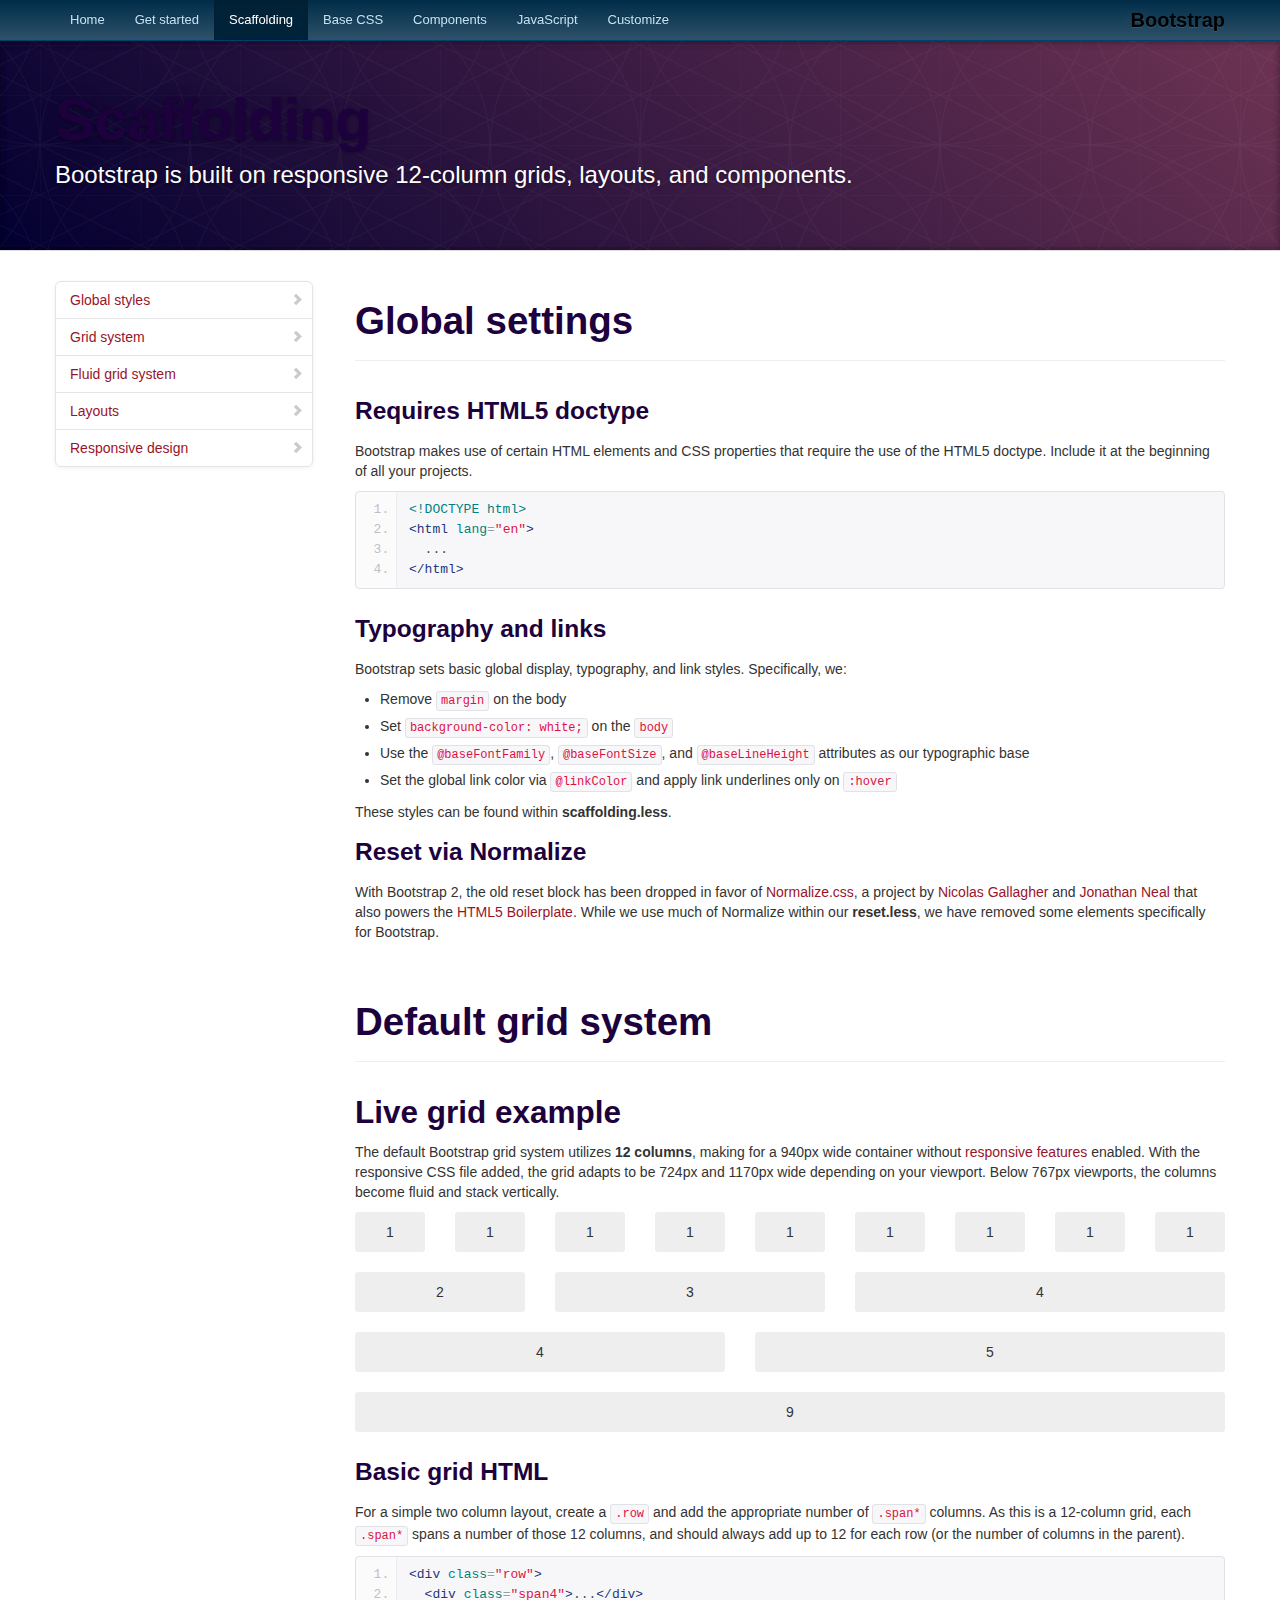
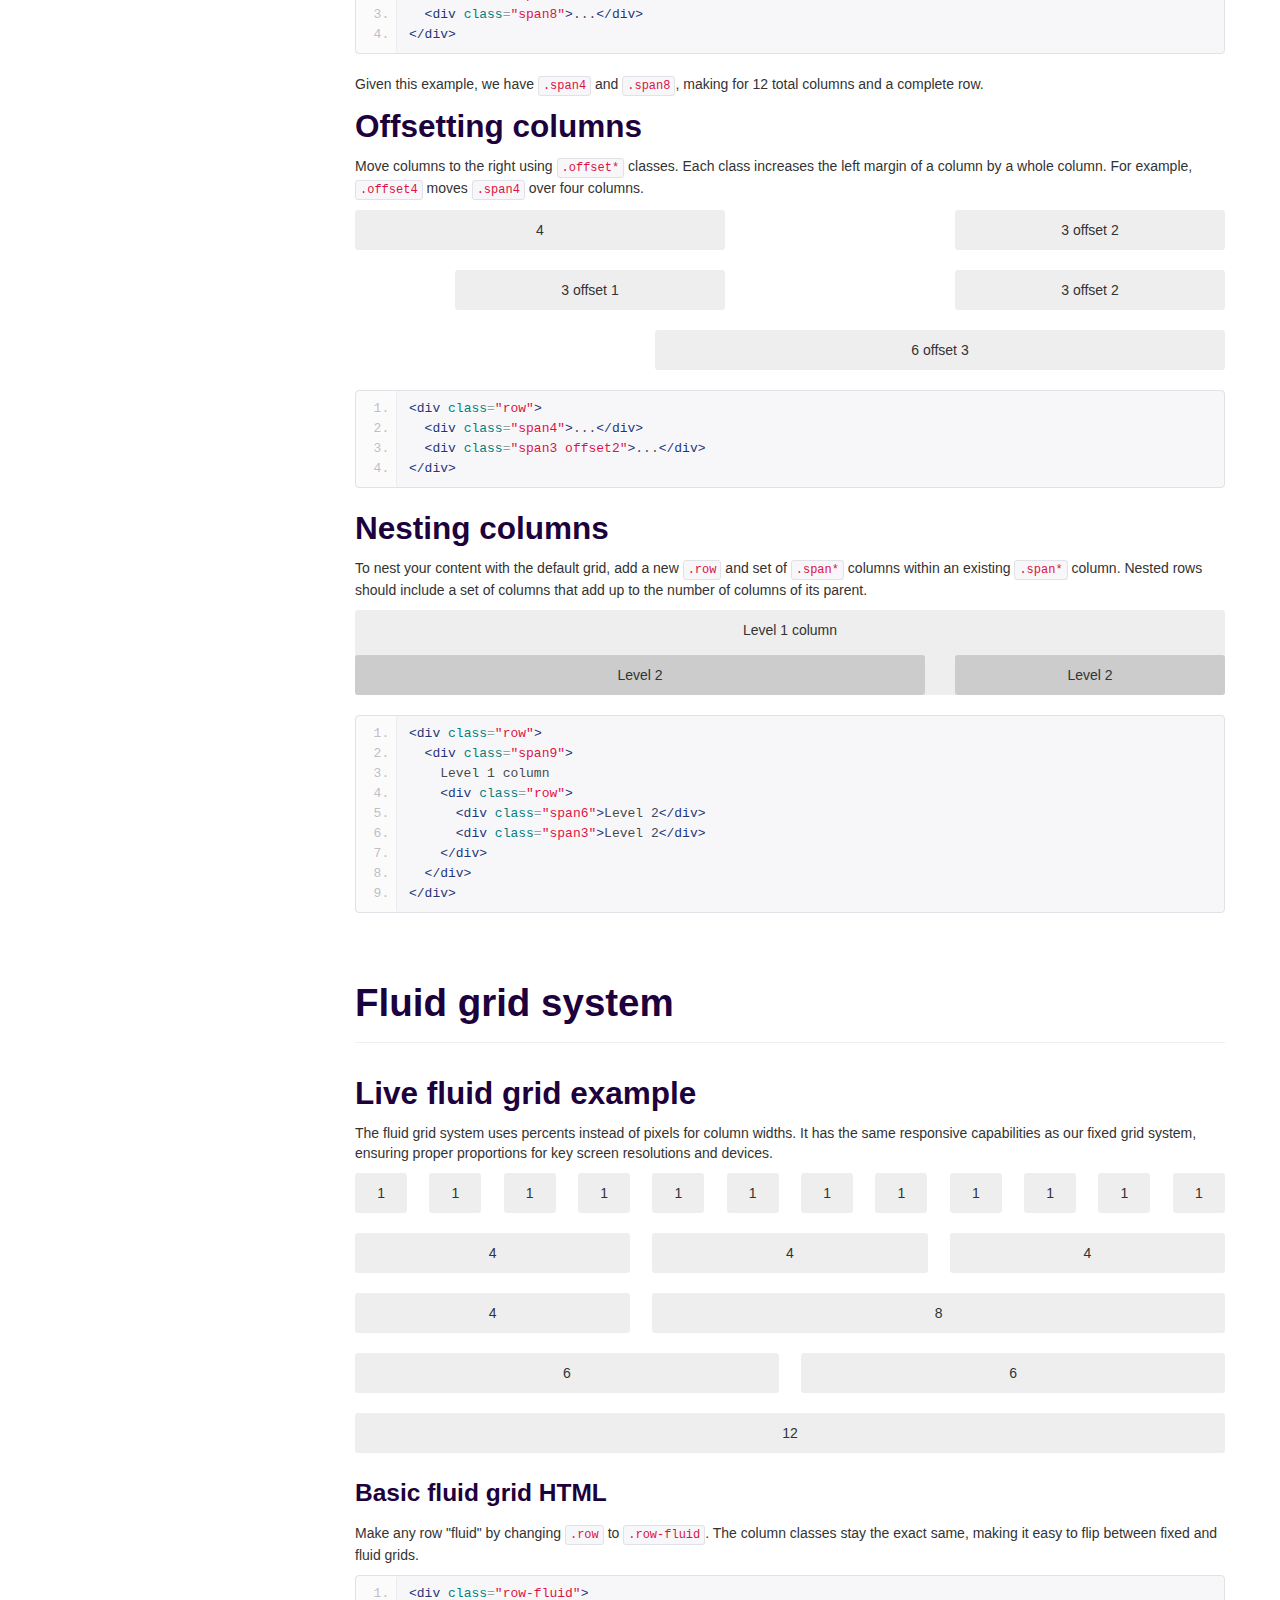
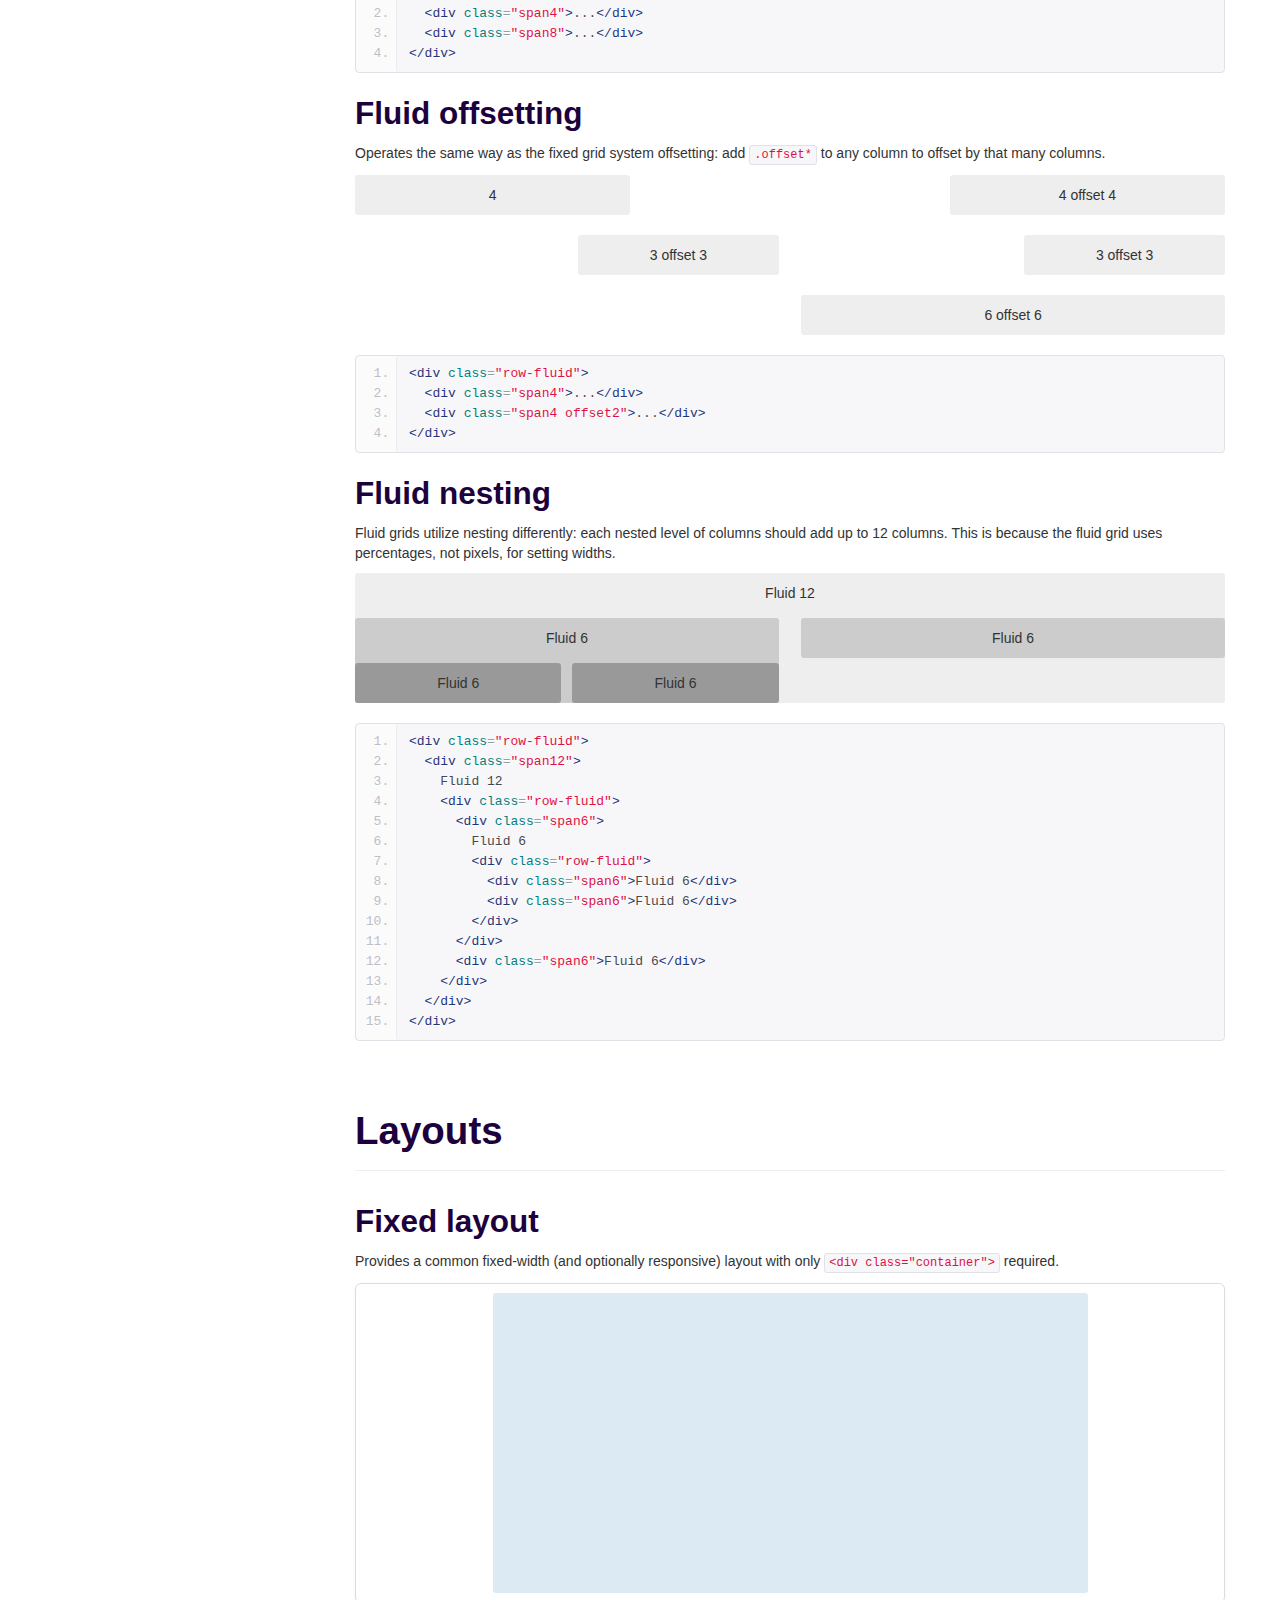
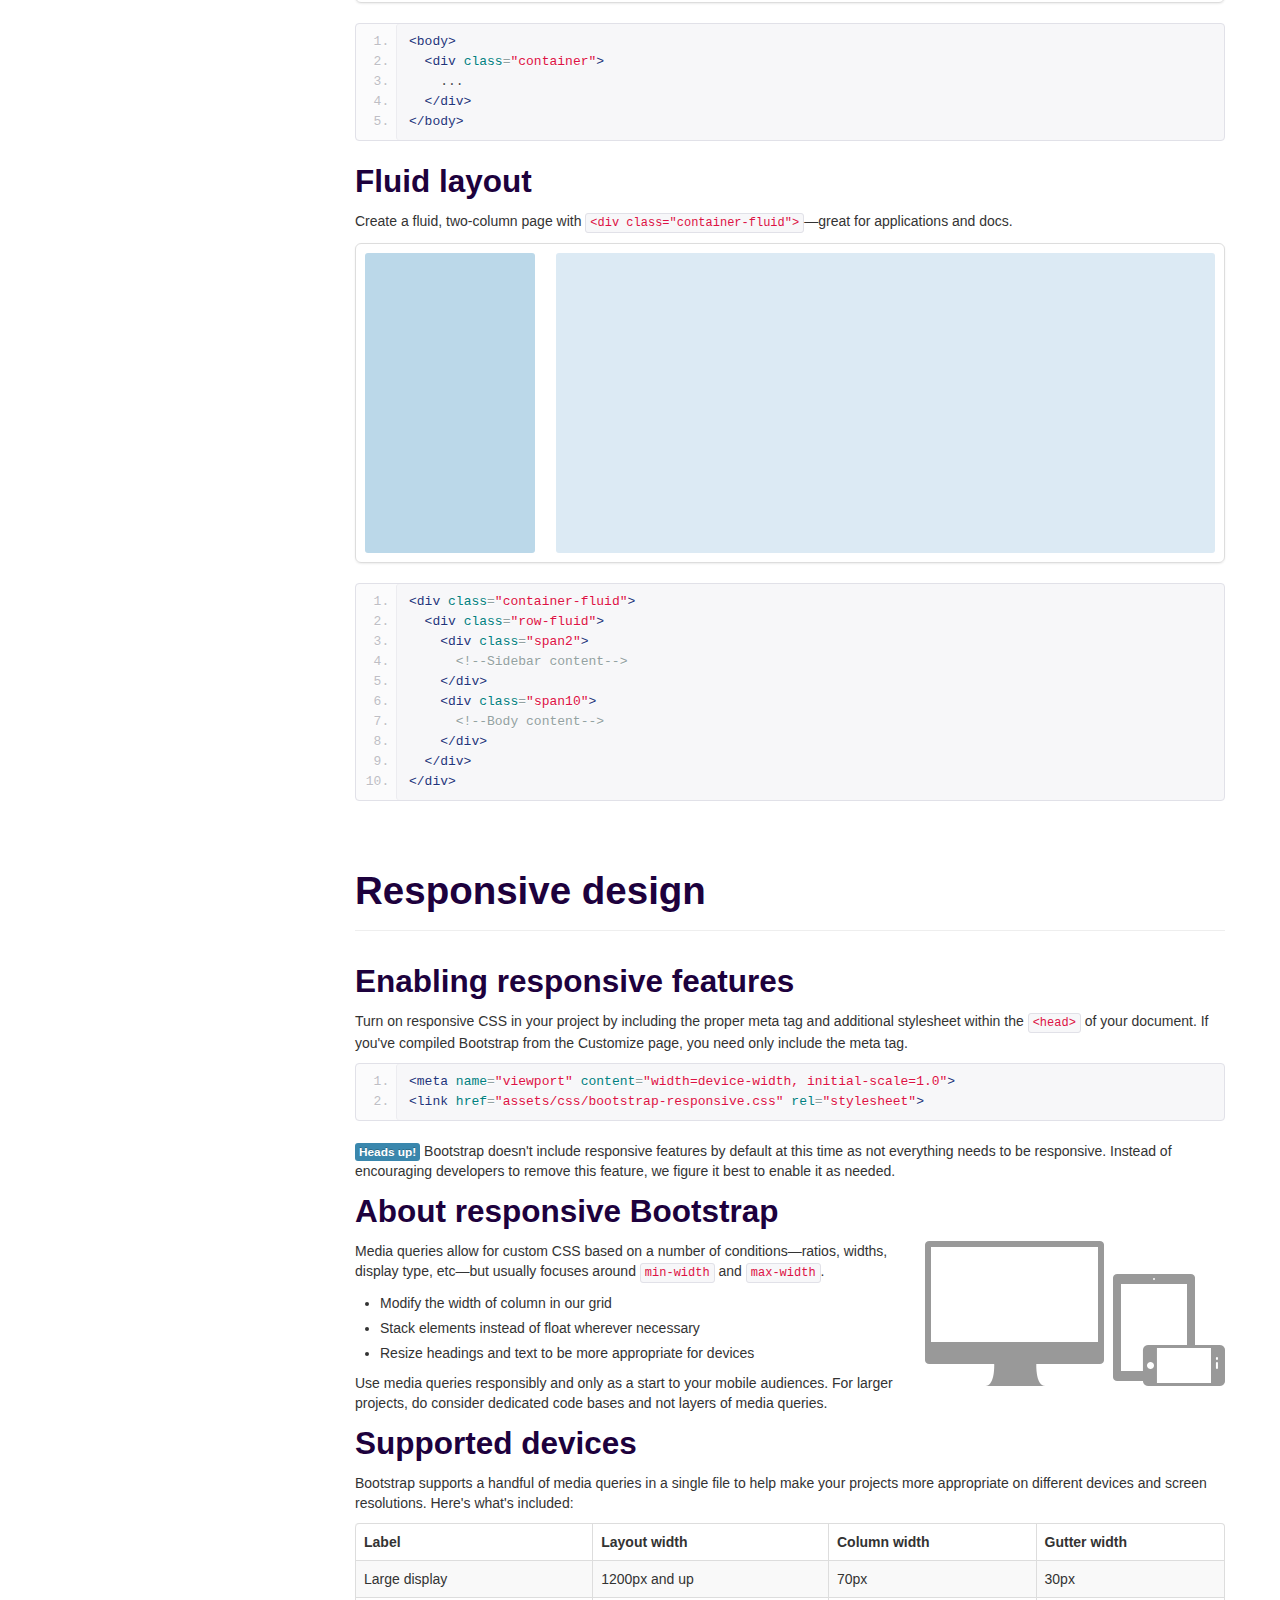
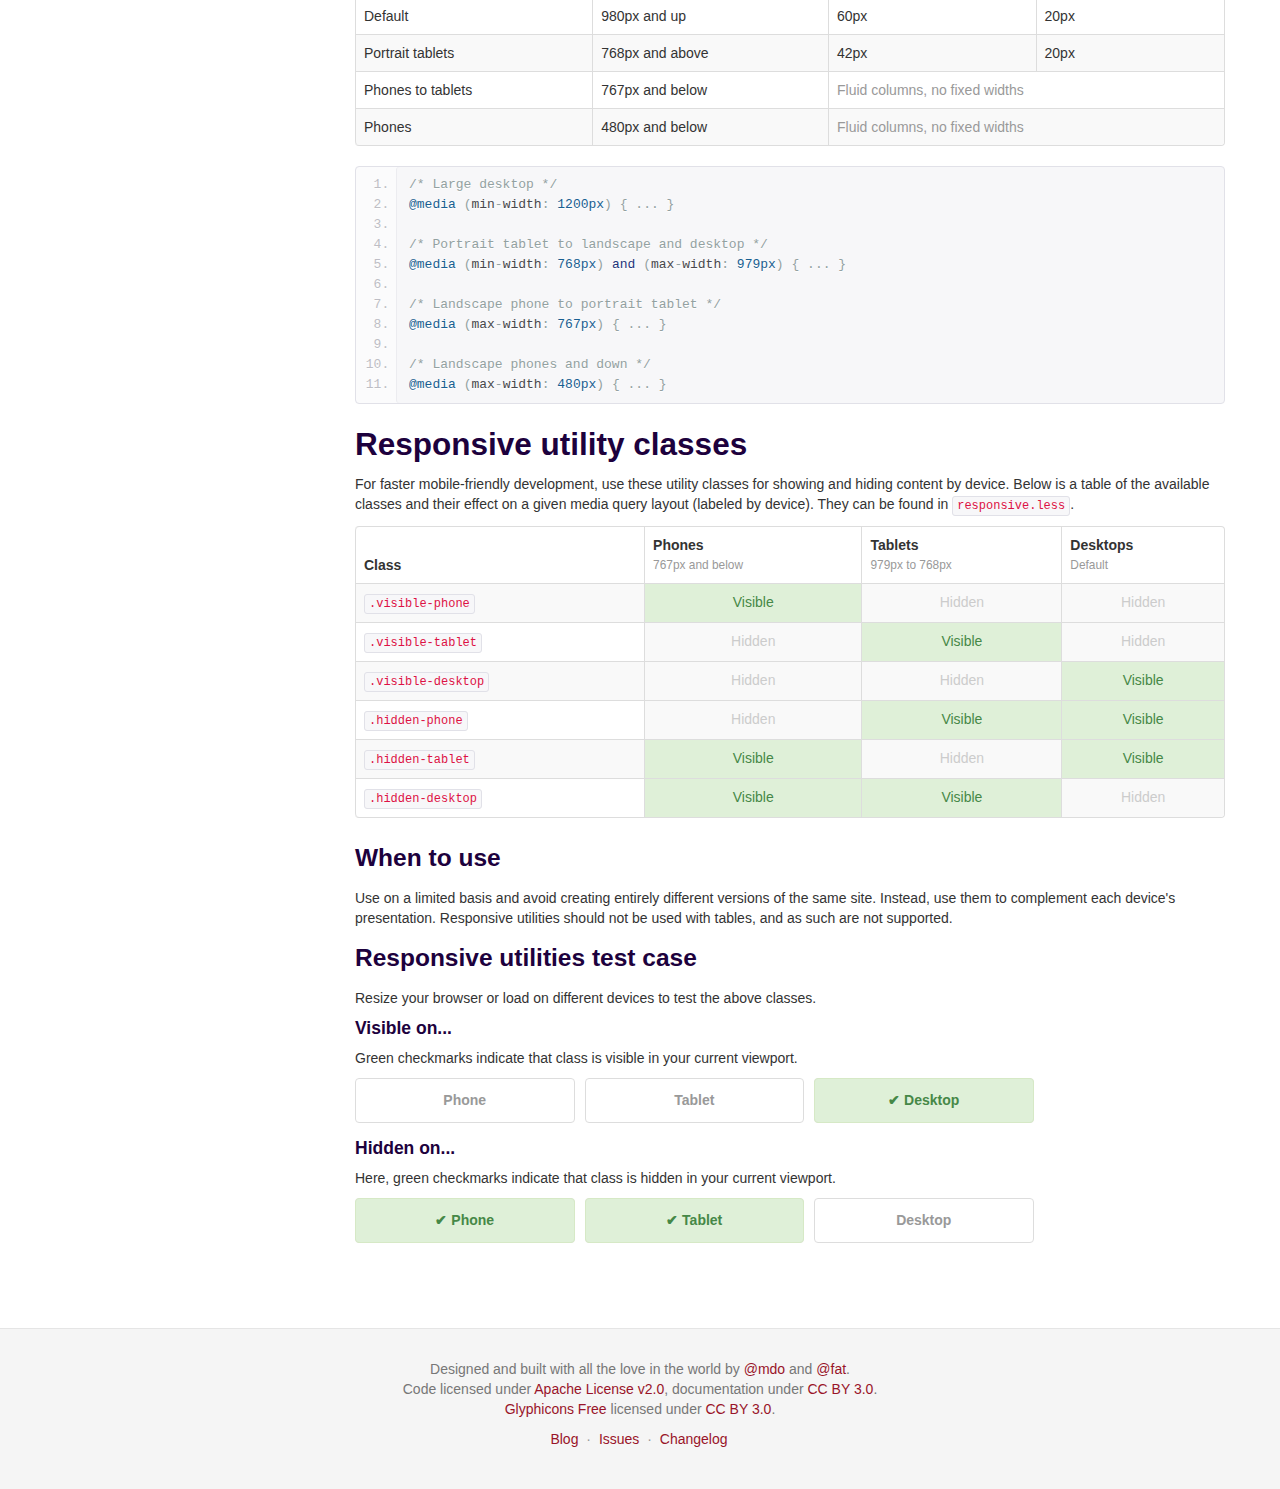
<file: bootstrap-2.3.2-master/docs/scaffolding.html>
<!DOCTYPE html>
<html lang="en">
  <head>
    <meta charset="utf-8">
    <title>Scaffolding · Bootstrap</title>
    <meta name="viewport" content="width=device-width, initial-scale=1.0">
    <meta name="description" content="">
    <meta name="author" content="">

    <!-- Le styles -->
    <link href="assets/css/bootstrap.css" rel="stylesheet">
    <link href="assets/css/bootstrap-responsive.css" rel="stylesheet">
    <link href="assets/css/docs.css" rel="stylesheet">
    <link href="assets/js/google-code-prettify/prettify.css" rel="stylesheet">

    <!-- Le HTML5 shim, for IE6-8 support of HTML5 elements -->
    <!--[if lt IE 9]>
      <script src="assets/js/html5shiv.js"></script>
    <![endif]-->

    <!-- Le fav and touch icons -->
    <link rel="apple-touch-icon-precomposed" sizes="144x144" href="assets/ico/apple-touch-icon-144-precomposed.png">
    <link rel="apple-touch-icon-precomposed" sizes="114x114" href="assets/ico/apple-touch-icon-114-precomposed.png">
      <link rel="apple-touch-icon-precomposed" sizes="72x72" href="assets/ico/apple-touch-icon-72-precomposed.png">
                    <link rel="apple-touch-icon-precomposed" href="assets/ico/apple-touch-icon-57-precomposed.png">
                                   <link rel="shortcut icon" href="assets/ico/favicon.png">

  </head>

  <body data-spy="scroll" data-target=".bs-docs-sidebar">

    <!-- Navbar
    ================================================== -->
    <div class="navbar navbar-inverse navbar-fixed-top">
      <div class="navbar-inner">
        <div class="container">
          <button type="button" class="btn btn-navbar" data-toggle="collapse" data-target=".nav-collapse">
            <span class="icon-bar"></span>
            <span class="icon-bar"></span>
            <span class="icon-bar"></span>
          </button>
          <a class="brand" href="./index.html">Bootstrap</a>
          <div class="nav-collapse collapse">
            <ul class="nav">
              <li class="">
                <a href="./index.html">Home</a>
              </li>
              <li class="">
                <a href="./getting-started.html">Get started</a>
              </li>
              <li class="active">
                <a href="./scaffolding.html">Scaffolding</a>
              </li>
              <li class="">
                <a href="./base-css.html">Base CSS</a>
              </li>
              <li class="">
                <a href="./components.html">Components</a>
              </li>
              <li class="">
                <a href="./javascript.html">JavaScript</a>
              </li>
              <li class="">
                <a href="./customize.html">Customize</a>
              </li>
            </ul>
          </div>
        </div>
      </div>
    </div>

<!-- Subhead
================================================== -->
<header class="jumbotron subhead" id="overview">
  <div class="container">
    <h1>Scaffolding</h1>
    <p class="lead">Bootstrap is built on responsive 12-column grids, layouts, and components.</p>
  </div>
</header>

  <div class="container">

    <!-- Docs nav
    ================================================== -->
    <div class="row">
      <div class="span3 bs-docs-sidebar">
        <ul class="nav nav-list bs-docs-sidenav">
          <li><a href="#global"><i class="icon-chevron-right"></i> Global styles</a></li>
          <li><a href="#gridSystem"><i class="icon-chevron-right"></i> Grid system</a></li>
          <li><a href="#fluidGridSystem"><i class="icon-chevron-right"></i> Fluid grid system</a></li>
          <li><a href="#layouts"><i class="icon-chevron-right"></i> Layouts</a></li>
          <li><a href="#responsive"><i class="icon-chevron-right"></i> Responsive design</a></li>
        </ul>
      </div>
      <div class="span9">



        <!-- Global Bootstrap settings
        ================================================== -->
        <section id="global">
          <div class="page-header">
            <h1>Global settings</h1>
          </div>

          <h3>Requires HTML5 doctype</h3>
          <p>Bootstrap makes use of certain HTML elements and CSS properties that require the use of the HTML5 doctype. Include it at the beginning of all your projects.</p>
<pre class="prettyprint linenums">
&lt;!DOCTYPE html&gt;
&lt;html lang="en"&gt;
  ...
&lt;/html&gt;
</pre>

          <h3>Typography and links</h3>
          <p>Bootstrap sets basic global display, typography, and link styles. Specifically, we:</p>
          <ul>
            <li>Remove <code>margin</code> on the body</li>
            <li>Set <code>background-color: white;</code> on the <code>body</code></li>
            <li>Use the <code>@baseFontFamily</code>, <code>@baseFontSize</code>, and <code>@baseLineHeight</code> attributes as our typographic base</li>
            <li>Set the global link color via <code>@linkColor</code> and apply link underlines only on <code>:hover</code></li>
          </ul>
          <p>These styles can be found within <strong>scaffolding.less</strong>.</p>

          <h3>Reset via Normalize</h3>
          <p>With Bootstrap 2, the old reset block has been dropped in favor of <a href="http://necolas.github.com/normalize.css/" target="_blank">Normalize.css</a>, a project by <a href="http://twitter.com/necolas" target="_blank">Nicolas Gallagher</a> and <a href="http://twitter.com/jon_neal" target="_blank">Jonathan Neal</a> that also powers the <a href="http://html5boilerplate.com" target="_blank">HTML5 Boilerplate</a>. While we use much of Normalize within our <strong>reset.less</strong>, we have removed some elements specifically for Bootstrap.</p>

        </section>




        <!-- Grid system
        ================================================== -->
        <section id="gridSystem">
          <div class="page-header">
            <h1>Default grid system</h1>
          </div>

          <h2>Live grid example</h2>
          <p>The default Bootstrap grid system utilizes <strong>12 columns</strong>, making for a 940px wide container without <a href="./scaffolding.html#responsive">responsive features</a> enabled. With the responsive CSS file added, the grid adapts to be 724px and 1170px wide depending on your viewport. Below 767px viewports, the columns become fluid and stack vertically.</p>
          <div class="bs-docs-grid">
            <div class="row show-grid">
              <div class="span1">1</div>
              <div class="span1">1</div>
              <div class="span1">1</div>
              <div class="span1">1</div>
              <div class="span1">1</div>
              <div class="span1">1</div>
              <div class="span1">1</div>
              <div class="span1">1</div>
              <div class="span1">1</div>
            </div>
            <div class="row show-grid">
              <div class="span2">2</div>
              <div class="span3">3</div>
              <div class="span4">4</div>
            </div>
            <div class="row show-grid">
              <div class="span4">4</div>
              <div class="span5">5</div>
            </div>
            <div class="row show-grid">
              <div class="span9">9</div>
            </div>
          </div>

          <h3>Basic grid HTML</h3>
          <p>For a simple two column layout, create a <code>.row</code> and add the appropriate number of <code>.span*</code> columns. As this is a 12-column grid, each <code>.span*</code> spans a number of those 12 columns, and should always add up to 12 for each row (or the number of columns in the parent).</p>
<pre class="prettyprint linenums">
&lt;div class="row"&gt;
  &lt;div class="span4"&gt;...&lt;/div&gt;
  &lt;div class="span8"&gt;...&lt;/div&gt;
&lt;/div&gt;
</pre>
          <p>Given this example, we have <code>.span4</code> and <code>.span8</code>, making for 12 total columns and a complete row.</p>

          <h2>Offsetting columns</h2>
          <p>Move columns to the right using <code>.offset*</code> classes. Each class increases the left margin of a column by a whole column. For example, <code>.offset4</code> moves <code>.span4</code> over four columns.</p>
          <div class="bs-docs-grid">
            <div class="row show-grid">
              <div class="span4">4</div>
              <div class="span3 offset2">3 offset 2</div>
            </div><!-- /row -->
            <div class="row show-grid">
              <div class="span3 offset1">3 offset 1</div>
              <div class="span3 offset2">3 offset 2</div>
            </div><!-- /row -->
            <div class="row show-grid">
              <div class="span6 offset3">6 offset 3</div>
            </div><!-- /row -->
          </div>
<pre class="prettyprint linenums">
&lt;div class="row"&gt;
  &lt;div class="span4"&gt;...&lt;/div&gt;
  &lt;div class="span3 offset2"&gt;...&lt;/div&gt;
&lt;/div&gt;
</pre>

          <h2>Nesting columns</h2>
          <p>To nest your content with the default grid, add a new <code>.row</code> and set of <code>.span*</code> columns within an existing <code>.span*</code> column. Nested rows should include a set of columns that add up to the number of columns of its parent.</p>
          <div class="row show-grid">
            <div class="span9">
              Level 1 column
              <div class="row show-grid">
                <div class="span6">
                  Level 2
                </div>
                <div class="span3">
                  Level 2
                </div>
              </div>
            </div>
          </div>
<pre class="prettyprint linenums">
&lt;div class="row"&gt;
  &lt;div class="span9"&gt;
    Level 1 column
    &lt;div class="row"&gt;
      &lt;div class="span6"&gt;Level 2&lt;/div&gt;
      &lt;div class="span3"&gt;Level 2&lt;/div&gt;
    &lt;/div&gt;
  &lt;/div&gt;
&lt;/div&gt;
</pre>
        </section>



        <!-- Fluid grid system
        ================================================== -->
        <section id="fluidGridSystem">
          <div class="page-header">
            <h1>Fluid grid system</h1>
          </div>

          <h2>Live fluid grid example</h2>
          <p>The fluid grid system uses percents instead of pixels for column widths. It has the same responsive capabilities as our fixed grid system, ensuring proper proportions for key screen resolutions and devices.</p>
          <div class="bs-docs-grid">
            <div class="row-fluid show-grid">
              <div class="span1">1</div>
              <div class="span1">1</div>
              <div class="span1">1</div>
              <div class="span1">1</div>
              <div class="span1">1</div>
              <div class="span1">1</div>
              <div class="span1">1</div>
              <div class="span1">1</div>
              <div class="span1">1</div>
              <div class="span1">1</div>
              <div class="span1">1</div>
              <div class="span1">1</div>
            </div>
            <div class="row-fluid show-grid">
              <div class="span4">4</div>
              <div class="span4">4</div>
              <div class="span4">4</div>
            </div>
            <div class="row-fluid show-grid">
              <div class="span4">4</div>
              <div class="span8">8</div>
            </div>
            <div class="row-fluid show-grid">
              <div class="span6">6</div>
              <div class="span6">6</div>
            </div>
            <div class="row-fluid show-grid">
              <div class="span12">12</div>
            </div>
          </div>

          <h3>Basic fluid grid HTML</h3>
          <p>Make any row "fluid" by changing <code>.row</code> to <code>.row-fluid</code>. The column classes stay the exact same, making it easy to flip between fixed and fluid grids.</p>
<pre class="prettyprint linenums">
&lt;div class="row-fluid"&gt;
  &lt;div class="span4"&gt;...&lt;/div&gt;
  &lt;div class="span8"&gt;...&lt;/div&gt;
&lt;/div&gt;
</pre>

          <h2>Fluid offsetting</h2>
          <p>Operates the same way as the fixed grid system offsetting: add <code>.offset*</code> to any column to offset by that many columns.</p>
          <div class="bs-docs-grid">
            <div class="row-fluid show-grid">
              <div class="span4">4</div>
              <div class="span4 offset4">4 offset 4</div>
            </div><!-- /row -->
            <div class="row-fluid show-grid">
              <div class="span3 offset3">3 offset 3</div>
              <div class="span3 offset3">3 offset 3</div>
            </div><!-- /row -->
            <div class="row-fluid show-grid">
              <div class="span6 offset6">6 offset 6</div>
            </div><!-- /row -->
          </div>
<pre class="prettyprint linenums">
&lt;div class="row-fluid"&gt;
  &lt;div class="span4"&gt;...&lt;/div&gt;
  &lt;div class="span4 offset2"&gt;...&lt;/div&gt;
&lt;/div&gt;
</pre>

          <h2>Fluid nesting</h2>
          <p>Fluid grids utilize nesting differently: each nested level of columns should add up to 12 columns. This is because the fluid grid uses percentages, not pixels, for setting widths.</p>
          <div class="row-fluid show-grid">
            <div class="span12">
              Fluid 12
              <div class="row-fluid show-grid">
                <div class="span6">
                  Fluid 6
                  <div class="row-fluid show-grid">
                    <div class="span6">
                      Fluid 6
                    </div>
                    <div class="span6">
                      Fluid 6
                    </div>
                  </div>
                </div>
                <div class="span6">
                  Fluid 6
                </div>
              </div>
            </div>
          </div>
<pre class="prettyprint linenums">
&lt;div class="row-fluid"&gt;
  &lt;div class="span12"&gt;
    Fluid 12
    &lt;div class="row-fluid"&gt;
      &lt;div class="span6"&gt;
        Fluid 6
        &lt;div class="row-fluid"&gt;
          &lt;div class="span6"&gt;Fluid 6&lt;/div&gt;
          &lt;div class="span6"&gt;Fluid 6&lt;/div&gt;
        &lt;/div&gt;
      &lt;/div&gt;
      &lt;div class="span6"&gt;Fluid 6&lt;/div&gt;
    &lt;/div&gt;
  &lt;/div&gt;
&lt;/div&gt;
</pre>

        </section>




        <!-- Layouts (Default and fluid)
        ================================================== -->
        <section id="layouts">
          <div class="page-header">
            <h1>Layouts</h1>
          </div>

          <h2>Fixed layout</h2>
          <p>Provides a common fixed-width (and optionally responsive) layout with only <code>&lt;div class="container"&gt;</code> required.</p>
          <div class="mini-layout">
            <div class="mini-layout-body"></div>
          </div>
<pre class="prettyprint linenums">
&lt;body&gt;
  &lt;div class="container"&gt;
    ...
  &lt;/div&gt;
&lt;/body&gt;
</pre>

          <h2>Fluid layout</h2>
          <p>Create a fluid, two-column page with <code>&lt;div class="container-fluid"&gt;</code>&mdash;great for applications and docs.</p>
          <div class="mini-layout fluid">
            <div class="mini-layout-sidebar"></div>
            <div class="mini-layout-body"></div>
          </div>
<pre class="prettyprint linenums">
&lt;div class="container-fluid"&gt;
  &lt;div class="row-fluid"&gt;
    &lt;div class="span2"&gt;
      &lt;!--Sidebar content--&gt;
    &lt;/div&gt;
    &lt;div class="span10"&gt;
      &lt;!--Body content--&gt;
    &lt;/div&gt;
  &lt;/div&gt;
&lt;/div&gt;
</pre>
        </section>




        <!-- Responsive design
        ================================================== -->
        <section id="responsive">
          <div class="page-header">
            <h1>Responsive design</h1>
          </div>

          <h2>Enabling responsive features</h2>
          <p>Turn on responsive CSS in your project by including the proper meta tag and additional stylesheet within the <code>&lt;head&gt;</code> of your document. If you've compiled Bootstrap from the Customize page, you need only include the meta tag.</p>
<pre class="prettyprint linenums">
&lt;meta name="viewport" content="width=device-width, initial-scale=1.0"&gt;
&lt;link href="assets/css/bootstrap-responsive.css" rel="stylesheet"&gt;
</pre>
          <p><span class="label label-info">Heads up!</span>  Bootstrap doesn't include responsive features by default at this time as not everything needs to be responsive. Instead of encouraging developers to remove this feature, we figure it best to enable it as needed.</p>

          <h2>About responsive Bootstrap</h2>
          <img src="assets/img/responsive-illustrations.png" alt="Responsive devices" style="float: right; margin: 0 0 20px 20px;">
          <p>Media queries allow for custom CSS based on a number of conditions&mdash;ratios, widths, display type, etc&mdash;but usually focuses around <code>min-width</code> and <code>max-width</code>.</p>
          <ul>
            <li>Modify the width of column in our grid</li>
            <li>Stack elements instead of float wherever necessary</li>
            <li>Resize headings and text to be more appropriate for devices</li>
          </ul>
          <p>Use media queries responsibly and only as a start to your mobile audiences. For larger projects, do consider dedicated code bases and not layers of media queries.</p>

          <h2>Supported devices</h2>
          <p>Bootstrap supports a handful of media queries in a single file to help make your projects more appropriate on different devices and screen resolutions. Here's what's included:</p>
          <table class="table table-bordered table-striped">
            <thead>
              <tr>
                <th>Label</th>
                <th>Layout width</th>
                <th>Column width</th>
                <th>Gutter width</th>
              </tr>
            </thead>
            <tbody>
              <tr>
                <td>Large display</td>
                <td>1200px and up</td>
                <td>70px</td>
                <td>30px</td>
              </tr>
              <tr>
                <td>Default</td>
                <td>980px and up</td>
                <td>60px</td>
                <td>20px</td>
              </tr>
              <tr>
                <td>Portrait tablets</td>
                <td>768px and above</td>
                <td>42px</td>
                <td>20px</td>
              </tr>
              <tr>
                <td>Phones to tablets</td>
                <td>767px and below</td>
                <td class="muted" colspan="2">Fluid columns, no fixed widths</td>
              </tr>
              <tr>
                <td>Phones</td>
                <td>480px and below</td>
                <td class="muted" colspan="2">Fluid columns, no fixed widths</td>
              </tr>
            </tbody>
          </table>
<pre class="prettyprint linenums">
/* Large desktop */
@media (min-width: 1200px) { ... }

/* Portrait tablet to landscape and desktop */
@media (min-width: 768px) and (max-width: 979px) { ... }

/* Landscape phone to portrait tablet */
@media (max-width: 767px) { ... }

/* Landscape phones and down */
@media (max-width: 480px) { ... }
</pre>


          <h2>Responsive utility classes</h2>
          <p>For faster mobile-friendly development, use these utility classes for showing and hiding content by device. Below is a table of the available classes and their effect on a given media query layout (labeled by device). They can be found in <code>responsive.less</code>.</p>
          <table class="table table-bordered table-striped responsive-utilities">
            <thead>
              <tr>
                <th>Class</th>
                <th>Phones <small>767px and below</small></th>
                <th>Tablets <small>979px to 768px</small></th>
                <th>Desktops <small>Default</small></th>
              </tr>
            </thead>
            <tbody>
              <tr>
                <th><code>.visible-phone</code></th>
                <td class="is-visible">Visible</td>
                <td class="is-hidden">Hidden</td>
                <td class="is-hidden">Hidden</td>
              </tr>
              <tr>
                <th><code>.visible-tablet</code></th>
                <td class="is-hidden">Hidden</td>
                <td class="is-visible">Visible</td>
                <td class="is-hidden">Hidden</td>
              </tr>
              <tr>
                <th><code>.visible-desktop</code></th>
                <td class="is-hidden">Hidden</td>
                <td class="is-hidden">Hidden</td>
                <td class="is-visible">Visible</td>
              </tr>
              <tr>
                <th><code>.hidden-phone</code></th>
                <td class="is-hidden">Hidden</td>
                <td class="is-visible">Visible</td>
                <td class="is-visible">Visible</td>
              </tr>
              <tr>
                <th><code>.hidden-tablet</code></th>
                <td class="is-visible">Visible</td>
                <td class="is-hidden">Hidden</td>
                <td class="is-visible">Visible</td>
              </tr>
              <tr>
                <th><code>.hidden-desktop</code></th>
                <td class="is-visible">Visible</td>
                <td class="is-visible">Visible</td>
                <td class="is-hidden">Hidden</td>
              </tr>
            </tbody>
          </table>

          <h3>When to use</h3>
          <p>Use on a limited basis and avoid creating entirely different versions of the same site. Instead, use them to complement each device's presentation. Responsive utilities should not be used with tables, and as such are not supported.</p>

          <h3>Responsive utilities test case</h3>
          <p>Resize your browser or load on different devices to test the above classes.</p>
          <h4>Visible on...</h4>
          <p>Green checkmarks indicate that class is visible in your current viewport.</p>
          <ul class="responsive-utilities-test">
            <li>Phone<span class="visible-phone">&#10004; Phone</span></li>
            <li>Tablet<span class="visible-tablet">&#10004; Tablet</span></li>
            <li>Desktop<span class="visible-desktop">&#10004; Desktop</span></li>
          </ul>
          <h4>Hidden on...</h4>
          <p>Here, green checkmarks indicate that class is hidden in your current viewport.</p>
          <ul class="responsive-utilities-test hidden-on">
            <li>Phone<span class="hidden-phone">&#10004; Phone</span></li>
            <li>Tablet<span class="hidden-tablet">&#10004; Tablet</span></li>
            <li>Desktop<span class="hidden-desktop">&#10004; Desktop</span></li>
          </ul>

        </section>



      </div>
    </div>

  </div>



    <!-- Footer
    ================================================== -->
    <footer class="footer">
      <div class="container">
        <p>Designed and built with all the love in the world by <a href="http://twitter.com/mdo" target="_blank">@mdo</a> and <a href="http://twitter.com/fat" target="_blank">@fat</a>.</p>
        <p>Code licensed under <a href="http://www.apache.org/licenses/LICENSE-2.0" target="_blank">Apache License v2.0</a>, documentation under <a href="http://creativecommons.org/licenses/by/3.0/">CC BY 3.0</a>.</p>
        <p><a href="http://glyphicons.com">Glyphicons Free</a> licensed under <a href="http://creativecommons.org/licenses/by/3.0/">CC BY 3.0</a>.</p>
        <ul class="footer-links">
          <li><a href="http://blog.getbootstrap.com">Blog</a></li>
          <li class="muted">&middot;</li>
          <li><a href="https://github.com/twbs/bootstrap/issues?state=open">Issues</a></li>
          <li class="muted">&middot;</li>
          <li><a href="https://github.com/twbs/bootstrap/releases">Changelog</a></li>
        </ul>
      </div>
    </footer>



    <!-- Le javascript
    ================================================== -->
    <!-- Placed at the end of the document so the pages load faster -->
    <script type="text/javascript" src="http://platform.twitter.com/widgets.js"></script>
    <script src="assets/js/jquery.js"></script>
    <script src="assets/js/bootstrap-transition.js"></script>
    <script src="assets/js/bootstrap-alert.js"></script>
    <script src="assets/js/bootstrap-modal.js"></script>
    <script src="assets/js/bootstrap-dropdown.js"></script>
    <script src="assets/js/bootstrap-scrollspy.js"></script>
    <script src="assets/js/bootstrap-tab.js"></script>
    <script src="assets/js/bootstrap-tooltip.js"></script>
    <script src="assets/js/bootstrap-popover.js"></script>
    <script src="assets/js/bootstrap-button.js"></script>
    <script src="assets/js/bootstrap-collapse.js"></script>
    <script src="assets/js/bootstrap-carousel.js"></script>
    <script src="assets/js/bootstrap-typeahead.js"></script>
    <script src="assets/js/bootstrap-affix.js"></script>

    <script src="assets/js/holder/holder.js"></script>
    <script src="assets/js/google-code-prettify/prettify.js"></script>

    <script src="assets/js/application.js"></script>



  </body>
</html>
</file>
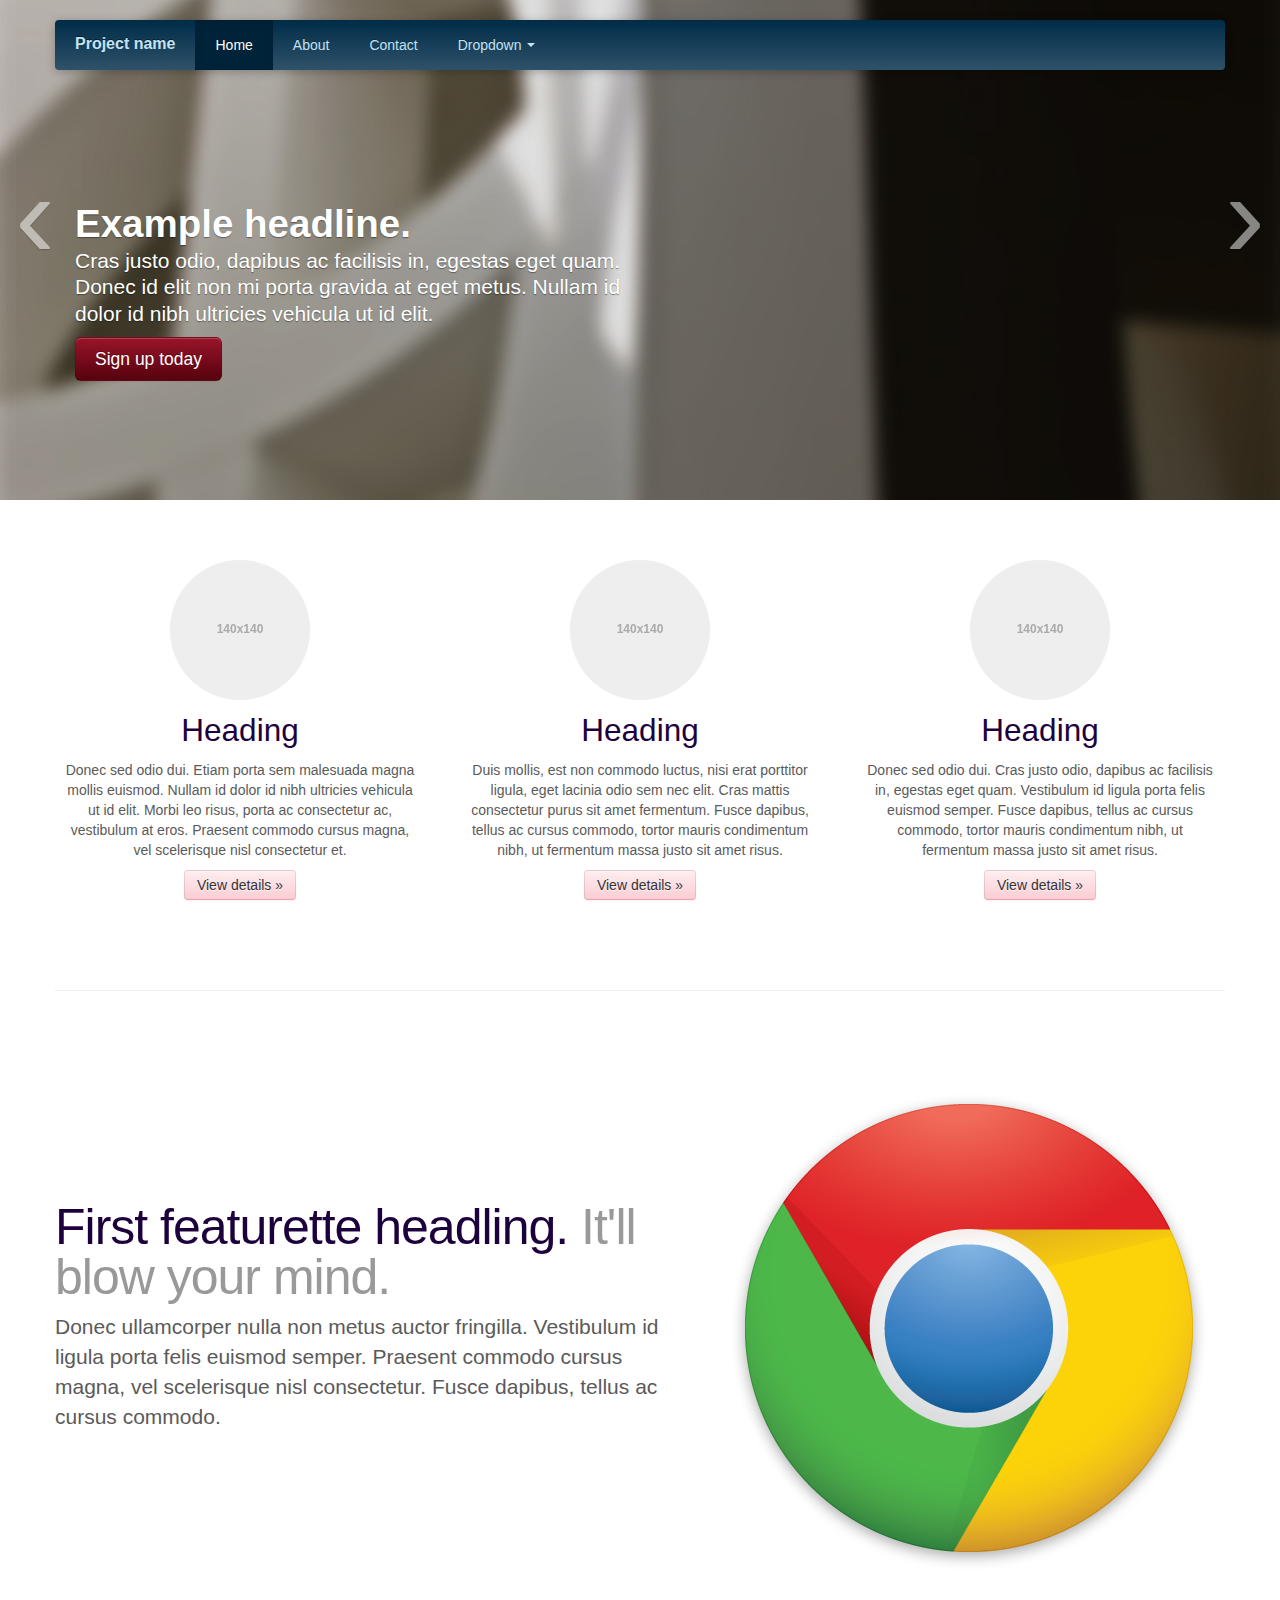
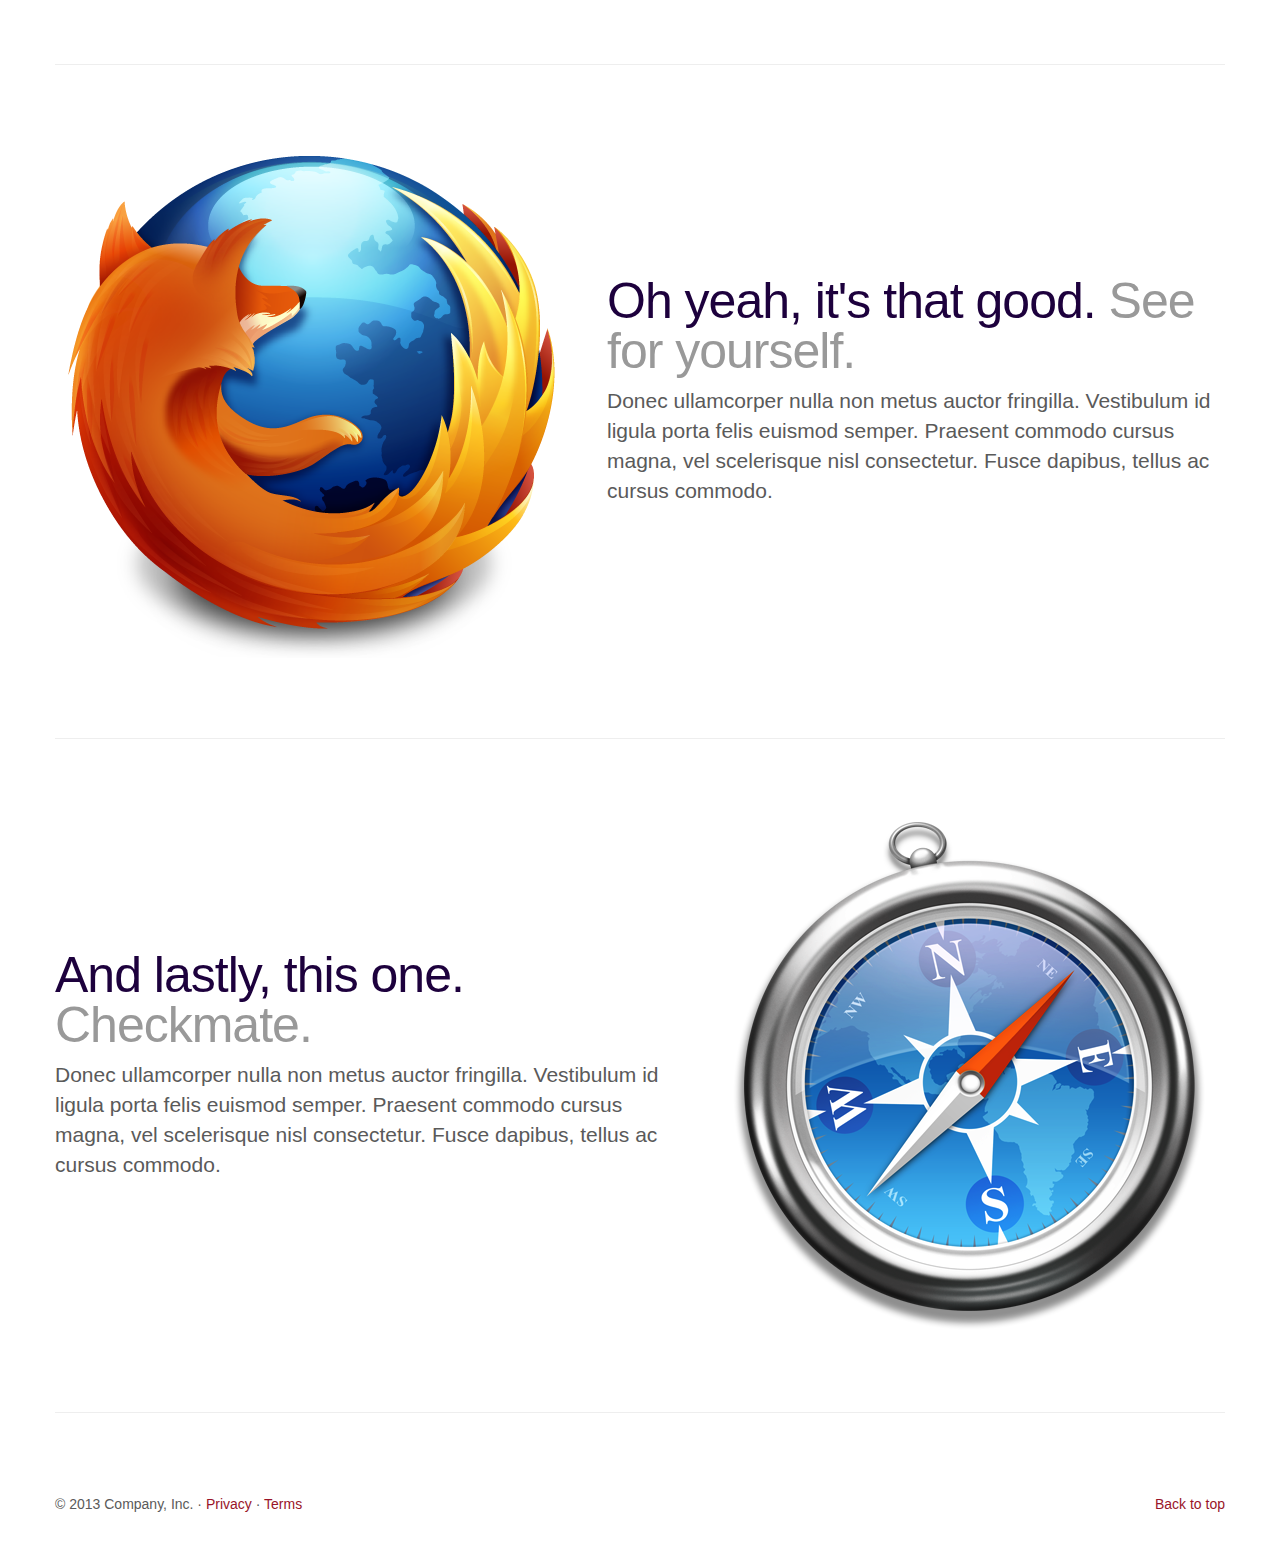
<file: bootstrap-2.3.2-master/docs/examples/carousel.html>
<!DOCTYPE html>
<html lang="en">
  <head>
    <meta charset="utf-8">
    <title>Carousel Template &middot; Bootstrap</title>
    <meta name="viewport" content="width=device-width, initial-scale=1.0">
    <meta name="description" content="">
    <meta name="author" content="">

    <!-- Le styles -->
    <link href="../assets/css/bootstrap.css" rel="stylesheet">
    <link href="../assets/css/bootstrap-responsive.css" rel="stylesheet">
    <style>

    /* GLOBAL STYLES
    -------------------------------------------------- */
    /* Padding below the footer and lighter body text */

    body {
      padding-bottom: 40px;
      color: #5a5a5a;
    }



    /* CUSTOMIZE THE NAVBAR
    -------------------------------------------------- */

    /* Special class on .container surrounding .navbar, used for positioning it into place. */
    .navbar-wrapper {
      position: absolute;
      top: 0;
      left: 0;
      right: 0;
      z-index: 10;
      margin-top: 20px;
      margin-bottom: -90px; /* Negative margin to pull up carousel. 90px is roughly margins and height of navbar. */
    }
    .navbar-wrapper .navbar {

    }

    /* Remove border and change up box shadow for more contrast */
    .navbar .navbar-inner {
      border: 0;
      -webkit-box-shadow: 0 2px 10px rgba(0,0,0,.25);
         -moz-box-shadow: 0 2px 10px rgba(0,0,0,.25);
              box-shadow: 0 2px 10px rgba(0,0,0,.25);
    }

    /* Downsize the brand/project name a bit */
    .navbar .brand {
      padding: 14px 20px 16px; /* Increase vertical padding to match navbar links */
      font-size: 16px;
      font-weight: bold;
      text-shadow: 0 -1px 0 rgba(0,0,0,.5);
    }

    /* Navbar links: increase padding for taller navbar */
    .navbar .nav > li > a {
      padding: 15px 20px;
    }

    /* Offset the responsive button for proper vertical alignment */
    .navbar .btn-navbar {
      margin-top: 10px;
    }



    /* CUSTOMIZE THE CAROUSEL
    -------------------------------------------------- */

    /* Carousel base class */
    .carousel {
      margin-bottom: 60px;
    }

    .carousel .container {
      position: relative;
      z-index: 9;
    }

    .carousel-control {
      height: 80px;
      margin-top: 0;
      font-size: 120px;
      text-shadow: 0 1px 1px rgba(0,0,0,.4);
      background-color: transparent;
      border: 0;
      z-index: 10;
    }

    .carousel .item {
      height: 500px;
    }
    .carousel img {
      position: absolute;
      top: 0;
      left: 0;
      min-width: 100%;
      height: 500px;
    }

    .carousel-caption {
      background-color: transparent;
      position: static;
      max-width: 550px;
      padding: 0 20px;
      margin-top: 200px;
    }
    .carousel-caption h1,
    .carousel-caption .lead {
      margin: 0;
      line-height: 1.25;
      color: #fff;
      text-shadow: 0 1px 1px rgba(0,0,0,.4);
    }
    .carousel-caption .btn {
      margin-top: 10px;
    }



    /* MARKETING CONTENT
    -------------------------------------------------- */

    /* Center align the text within the three columns below the carousel */
    .marketing .span4 {
      text-align: center;
    }
    .marketing h2 {
      font-weight: normal;
    }
    .marketing .span4 p {
      margin-left: 10px;
      margin-right: 10px;
    }


    /* Featurettes
    ------------------------- */

    .featurette-divider {
      margin: 80px 0; /* Space out the Bootstrap <hr> more */
    }
    .featurette {
      padding-top: 120px; /* Vertically center images part 1: add padding above and below text. */
      overflow: hidden; /* Vertically center images part 2: clear their floats. */
    }
    .featurette-image {
      margin-top: -120px; /* Vertically center images part 3: negative margin up the image the same amount of the padding to center it. */
    }

    /* Give some space on the sides of the floated elements so text doesn't run right into it. */
    .featurette-image.pull-left {
      margin-right: 40px;
    }
    .featurette-image.pull-right {
      margin-left: 40px;
    }

    /* Thin out the marketing headings */
    .featurette-heading {
      font-size: 50px;
      font-weight: 300;
      line-height: 1;
      letter-spacing: -1px;
    }



    /* RESPONSIVE CSS
    -------------------------------------------------- */

    @media (max-width: 979px) {

      .container.navbar-wrapper {
        margin-bottom: 0;
        width: auto;
      }
      .navbar-inner {
        border-radius: 0;
        margin: -20px 0;
      }

      .carousel .item {
        height: 500px;
      }
      .carousel img {
        width: auto;
        height: 500px;
      }

      .featurette {
        height: auto;
        padding: 0;
      }
      .featurette-image.pull-left,
      .featurette-image.pull-right {
        display: block;
        float: none;
        max-width: 40%;
        margin: 0 auto 20px;
      }
    }


    @media (max-width: 767px) {

      .navbar-inner {
        margin: -20px;
      }

      .carousel {
        margin-left: -20px;
        margin-right: -20px;
      }
      .carousel .container {

      }
      .carousel .item {
        height: 300px;
      }
      .carousel img {
        height: 300px;
      }
      .carousel-caption {
        width: 65%;
        padding: 0 70px;
        margin-top: 100px;
      }
      .carousel-caption h1 {
        font-size: 30px;
      }
      .carousel-caption .lead,
      .carousel-caption .btn {
        font-size: 18px;
      }

      .marketing .span4 + .span4 {
        margin-top: 40px;
      }

      .featurette-heading {
        font-size: 30px;
      }
      .featurette .lead {
        font-size: 18px;
        line-height: 1.5;
      }

    }
    </style>

    <!-- HTML5 shim, for IE6-8 support of HTML5 elements -->
    <!--[if lt IE 9]>
      <script src="../assets/js/html5shiv.js"></script>
    <![endif]-->

    <!-- Fav and touch icons -->
    <link rel="apple-touch-icon-precomposed" sizes="144x144" href="../assets/ico/apple-touch-icon-144-precomposed.png">
    <link rel="apple-touch-icon-precomposed" sizes="114x114" href="../assets/ico/apple-touch-icon-114-precomposed.png">
      <link rel="apple-touch-icon-precomposed" sizes="72x72" href="../assets/ico/apple-touch-icon-72-precomposed.png">
                    <link rel="apple-touch-icon-precomposed" href="../assets/ico/apple-touch-icon-57-precomposed.png">
                                   <link rel="shortcut icon" href="../assets/ico/favicon.png">
  </head>

  <body>



    <!-- NAVBAR
    ================================================== -->
    <div class="navbar-wrapper">
      <!-- Wrap the .navbar in .container to center it within the absolutely positioned parent. -->
      <div class="container">

        <div class="navbar navbar-inverse">
          <div class="navbar-inner">
            <!-- Responsive Navbar Part 1: Button for triggering responsive navbar (not covered in tutorial). Include responsive CSS to utilize. -->
            <button type="button" class="btn btn-navbar" data-toggle="collapse" data-target=".nav-collapse">
              <span class="icon-bar"></span>
              <span class="icon-bar"></span>
              <span class="icon-bar"></span>
            </button>
            <a class="brand" href="#">Project name</a>
            <!-- Responsive Navbar Part 2: Place all navbar contents you want collapsed withing .navbar-collapse.collapse. -->
            <div class="nav-collapse collapse">
              <ul class="nav">
                <li class="active"><a href="#">Home</a></li>
                <li><a href="#about">About</a></li>
                <li><a href="#contact">Contact</a></li>
                <!-- Read about Bootstrap dropdowns at http://twbs.github.com/bootstrap/javascript.html#dropdowns -->
                <li class="dropdown">
                  <a href="#" class="dropdown-toggle" data-toggle="dropdown">Dropdown <b class="caret"></b></a>
                  <ul class="dropdown-menu">
                    <li><a href="#">Action</a></li>
                    <li><a href="#">Another action</a></li>
                    <li><a href="#">Something else here</a></li>
                    <li class="divider"></li>
                    <li class="nav-header">Nav header</li>
                    <li><a href="#">Separated link</a></li>
                    <li><a href="#">One more separated link</a></li>
                  </ul>
                </li>
              </ul>
            </div><!--/.nav-collapse -->
          </div><!-- /.navbar-inner -->
        </div><!-- /.navbar -->

      </div> <!-- /.container -->
    </div><!-- /.navbar-wrapper -->



    <!-- Carousel
    ================================================== -->
    <div id="myCarousel" class="carousel slide">
      <div class="carousel-inner">
        <div class="item active">
          <img src="../assets/img/examples/slide-01.jpg" alt="">
          <div class="container">
            <div class="carousel-caption">
              <h1>Example headline.</h1>
              <p class="lead">Cras justo odio, dapibus ac facilisis in, egestas eget quam. Donec id elit non mi porta gravida at eget metus. Nullam id dolor id nibh ultricies vehicula ut id elit.</p>
              <a class="btn btn-large btn-primary" href="#">Sign up today</a>
            </div>
          </div>
        </div>
        <div class="item">
          <img src="../assets/img/examples/slide-02.jpg" alt="">
          <div class="container">
            <div class="carousel-caption">
              <h1>Another example headline.</h1>
              <p class="lead">Cras justo odio, dapibus ac facilisis in, egestas eget quam. Donec id elit non mi porta gravida at eget metus. Nullam id dolor id nibh ultricies vehicula ut id elit.</p>
              <a class="btn btn-large btn-primary" href="#">Learn more</a>
            </div>
          </div>
        </div>
        <div class="item">
          <img src="../assets/img/examples/slide-03.jpg" alt="">
          <div class="container">
            <div class="carousel-caption">
              <h1>One more for good measure.</h1>
              <p class="lead">Cras justo odio, dapibus ac facilisis in, egestas eget quam. Donec id elit non mi porta gravida at eget metus. Nullam id dolor id nibh ultricies vehicula ut id elit.</p>
              <a class="btn btn-large btn-primary" href="#">Browse gallery</a>
            </div>
          </div>
        </div>
      </div>
      <a class="left carousel-control" href="#myCarousel" data-slide="prev">&lsaquo;</a>
      <a class="right carousel-control" href="#myCarousel" data-slide="next">&rsaquo;</a>
    </div><!-- /.carousel -->



    <!-- Marketing messaging and featurettes
    ================================================== -->
    <!-- Wrap the rest of the page in another container to center all the content. -->

    <div class="container marketing">

      <!-- Three columns of text below the carousel -->
      <div class="row">
        <div class="span4">
          <img class="img-circle" data-src="holder.js/140x140">
          <h2>Heading</h2>
          <p>Donec sed odio dui. Etiam porta sem malesuada magna mollis euismod. Nullam id dolor id nibh ultricies vehicula ut id elit. Morbi leo risus, porta ac consectetur ac, vestibulum at eros. Praesent commodo cursus magna, vel scelerisque nisl consectetur et.</p>
          <p><a class="btn" href="#">View details &raquo;</a></p>
        </div><!-- /.span4 -->
        <div class="span4">
          <img class="img-circle" data-src="holder.js/140x140">
          <h2>Heading</h2>
          <p>Duis mollis, est non commodo luctus, nisi erat porttitor ligula, eget lacinia odio sem nec elit. Cras mattis consectetur purus sit amet fermentum. Fusce dapibus, tellus ac cursus commodo, tortor mauris condimentum nibh, ut fermentum massa justo sit amet risus.</p>
          <p><a class="btn" href="#">View details &raquo;</a></p>
        </div><!-- /.span4 -->
        <div class="span4">
          <img class="img-circle" data-src="holder.js/140x140">
          <h2>Heading</h2>
          <p>Donec sed odio dui. Cras justo odio, dapibus ac facilisis in, egestas eget quam. Vestibulum id ligula porta felis euismod semper. Fusce dapibus, tellus ac cursus commodo, tortor mauris condimentum nibh, ut fermentum massa justo sit amet risus.</p>
          <p><a class="btn" href="#">View details &raquo;</a></p>
        </div><!-- /.span4 -->
      </div><!-- /.row -->


      <!-- START THE FEATURETTES -->

      <hr class="featurette-divider">

      <div class="featurette">
        <img class="featurette-image pull-right" src="../assets/img/examples/browser-icon-chrome.png">
        <h2 class="featurette-heading">First featurette headling. <span class="muted">It'll blow your mind.</span></h2>
        <p class="lead">Donec ullamcorper nulla non metus auctor fringilla. Vestibulum id ligula porta felis euismod semper. Praesent commodo cursus magna, vel scelerisque nisl consectetur. Fusce dapibus, tellus ac cursus commodo.</p>
      </div>

      <hr class="featurette-divider">

      <div class="featurette">
        <img class="featurette-image pull-left" src="../assets/img/examples/browser-icon-firefox.png">
        <h2 class="featurette-heading">Oh yeah, it's that good. <span class="muted">See for yourself.</span></h2>
        <p class="lead">Donec ullamcorper nulla non metus auctor fringilla. Vestibulum id ligula porta felis euismod semper. Praesent commodo cursus magna, vel scelerisque nisl consectetur. Fusce dapibus, tellus ac cursus commodo.</p>
      </div>

      <hr class="featurette-divider">

      <div class="featurette">
        <img class="featurette-image pull-right" src="../assets/img/examples/browser-icon-safari.png">
        <h2 class="featurette-heading">And lastly, this one. <span class="muted">Checkmate.</span></h2>
        <p class="lead">Donec ullamcorper nulla non metus auctor fringilla. Vestibulum id ligula porta felis euismod semper. Praesent commodo cursus magna, vel scelerisque nisl consectetur. Fusce dapibus, tellus ac cursus commodo.</p>
      </div>

      <hr class="featurette-divider">

      <!-- /END THE FEATURETTES -->


      <!-- FOOTER -->
      <footer>
        <p class="pull-right"><a href="#">Back to top</a></p>
        <p>&copy; 2013 Company, Inc. &middot; <a href="#">Privacy</a> &middot; <a href="#">Terms</a></p>
      </footer>

    </div><!-- /.container -->



    <!-- Le javascript
    ================================================== -->
    <!-- Placed at the end of the document so the pages load faster -->
    <script src="../assets/js/jquery.js"></script>
    <script src="../assets/js/bootstrap-transition.js"></script>
    <script src="../assets/js/bootstrap-alert.js"></script>
    <script src="../assets/js/bootstrap-modal.js"></script>
    <script src="../assets/js/bootstrap-dropdown.js"></script>
    <script src="../assets/js/bootstrap-scrollspy.js"></script>
    <script src="../assets/js/bootstrap-tab.js"></script>
    <script src="../assets/js/bootstrap-tooltip.js"></script>
    <script src="../assets/js/bootstrap-popover.js"></script>
    <script src="../assets/js/bootstrap-button.js"></script>
    <script src="../assets/js/bootstrap-collapse.js"></script>
    <script src="../assets/js/bootstrap-carousel.js"></script>
    <script src="../assets/js/bootstrap-typeahead.js"></script>
    <script>
      !function ($) {
        $(function(){
          // carousel demo
          $('#myCarousel').carousel()
        })
      }(window.jQuery)
    </script>
    <script src="../assets/js/holder/holder.js"></script>
  </body>
</html>
</file>
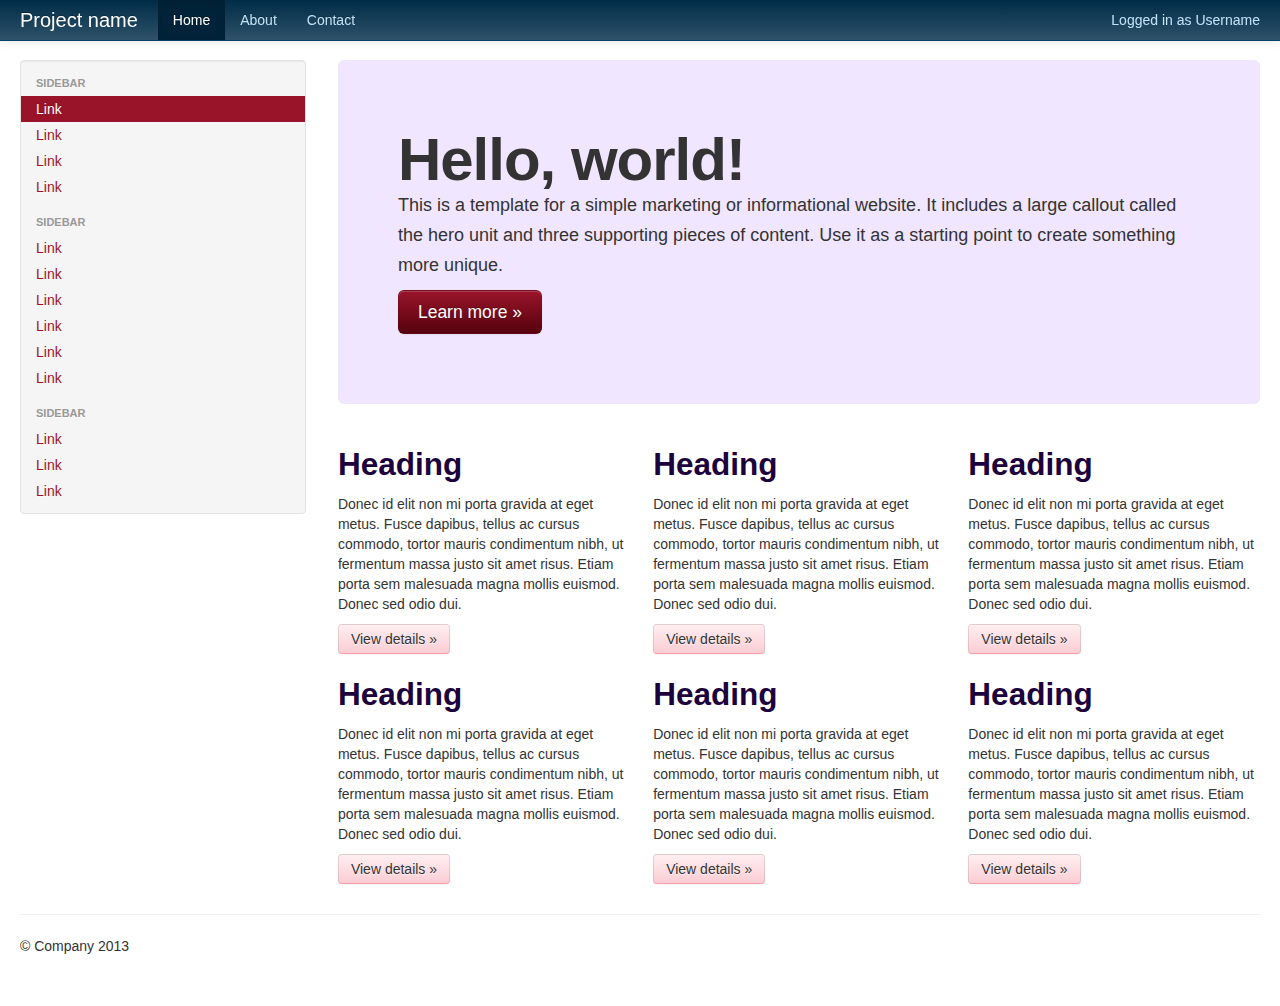
<file: bootstrap-2.3.2-master/docs/examples/fluid.html>
<!DOCTYPE html>
<html lang="en">
  <head>
    <meta charset="utf-8">
    <title>Bootstrap, from Twitter</title>
    <meta name="viewport" content="width=device-width, initial-scale=1.0">
    <meta name="description" content="">
    <meta name="author" content="">

    <!-- Le styles -->
    <link href="../assets/css/bootstrap.css" rel="stylesheet">
    <style type="text/css">
      body {
        padding-top: 60px;
        padding-bottom: 40px;
      }
      .sidebar-nav {
        padding: 9px 0;
      }

      @media (max-width: 980px) {
        /* Enable use of floated navbar text */
        .navbar-text.pull-right {
          float: none;
          padding-left: 5px;
          padding-right: 5px;
        }
      }
    </style>
    <link href="../assets/css/bootstrap-responsive.css" rel="stylesheet">

    <!-- HTML5 shim, for IE6-8 support of HTML5 elements -->
    <!--[if lt IE 9]>
      <script src="../assets/js/html5shiv.js"></script>
    <![endif]-->

    <!-- Fav and touch icons -->
    <link rel="apple-touch-icon-precomposed" sizes="144x144" href="../assets/ico/apple-touch-icon-144-precomposed.png">
    <link rel="apple-touch-icon-precomposed" sizes="114x114" href="../assets/ico/apple-touch-icon-114-precomposed.png">
      <link rel="apple-touch-icon-precomposed" sizes="72x72" href="../assets/ico/apple-touch-icon-72-precomposed.png">
                    <link rel="apple-touch-icon-precomposed" href="../assets/ico/apple-touch-icon-57-precomposed.png">
                                   <link rel="shortcut icon" href="../assets/ico/favicon.png">
  </head>

  <body>

    <div class="navbar navbar-inverse navbar-fixed-top">
      <div class="navbar-inner">
        <div class="container-fluid">
          <button type="button" class="btn btn-navbar" data-toggle="collapse" data-target=".nav-collapse">
            <span class="icon-bar"></span>
            <span class="icon-bar"></span>
            <span class="icon-bar"></span>
          </button>
          <a class="brand" href="#">Project name</a>
          <div class="nav-collapse collapse">
            <p class="navbar-text pull-right">
              Logged in as <a href="#" class="navbar-link">Username</a>
            </p>
            <ul class="nav">
              <li class="active"><a href="#">Home</a></li>
              <li><a href="#about">About</a></li>
              <li><a href="#contact">Contact</a></li>
            </ul>
          </div><!--/.nav-collapse -->
        </div>
      </div>
    </div>

    <div class="container-fluid">
      <div class="row-fluid">
        <div class="span3">
          <div class="well sidebar-nav">
            <ul class="nav nav-list">
              <li class="nav-header">Sidebar</li>
              <li class="active"><a href="#">Link</a></li>
              <li><a href="#">Link</a></li>
              <li><a href="#">Link</a></li>
              <li><a href="#">Link</a></li>
              <li class="nav-header">Sidebar</li>
              <li><a href="#">Link</a></li>
              <li><a href="#">Link</a></li>
              <li><a href="#">Link</a></li>
              <li><a href="#">Link</a></li>
              <li><a href="#">Link</a></li>
              <li><a href="#">Link</a></li>
              <li class="nav-header">Sidebar</li>
              <li><a href="#">Link</a></li>
              <li><a href="#">Link</a></li>
              <li><a href="#">Link</a></li>
            </ul>
          </div><!--/.well -->
        </div><!--/span-->
        <div class="span9">
          <div class="hero-unit">
            <h1>Hello, world!</h1>
            <p>This is a template for a simple marketing or informational website. It includes a large callout called the hero unit and three supporting pieces of content. Use it as a starting point to create something more unique.</p>
            <p><a href="#" class="btn btn-primary btn-large">Learn more &raquo;</a></p>
          </div>
          <div class="row-fluid">
            <div class="span4">
              <h2>Heading</h2>
              <p>Donec id elit non mi porta gravida at eget metus. Fusce dapibus, tellus ac cursus commodo, tortor mauris condimentum nibh, ut fermentum massa justo sit amet risus. Etiam porta sem malesuada magna mollis euismod. Donec sed odio dui. </p>
              <p><a class="btn" href="#">View details &raquo;</a></p>
            </div><!--/span-->
            <div class="span4">
              <h2>Heading</h2>
              <p>Donec id elit non mi porta gravida at eget metus. Fusce dapibus, tellus ac cursus commodo, tortor mauris condimentum nibh, ut fermentum massa justo sit amet risus. Etiam porta sem malesuada magna mollis euismod. Donec sed odio dui. </p>
              <p><a class="btn" href="#">View details &raquo;</a></p>
            </div><!--/span-->
            <div class="span4">
              <h2>Heading</h2>
              <p>Donec id elit non mi porta gravida at eget metus. Fusce dapibus, tellus ac cursus commodo, tortor mauris condimentum nibh, ut fermentum massa justo sit amet risus. Etiam porta sem malesuada magna mollis euismod. Donec sed odio dui. </p>
              <p><a class="btn" href="#">View details &raquo;</a></p>
            </div><!--/span-->
          </div><!--/row-->
          <div class="row-fluid">
            <div class="span4">
              <h2>Heading</h2>
              <p>Donec id elit non mi porta gravida at eget metus. Fusce dapibus, tellus ac cursus commodo, tortor mauris condimentum nibh, ut fermentum massa justo sit amet risus. Etiam porta sem malesuada magna mollis euismod. Donec sed odio dui. </p>
              <p><a class="btn" href="#">View details &raquo;</a></p>
            </div><!--/span-->
            <div class="span4">
              <h2>Heading</h2>
              <p>Donec id elit non mi porta gravida at eget metus. Fusce dapibus, tellus ac cursus commodo, tortor mauris condimentum nibh, ut fermentum massa justo sit amet risus. Etiam porta sem malesuada magna mollis euismod. Donec sed odio dui. </p>
              <p><a class="btn" href="#">View details &raquo;</a></p>
            </div><!--/span-->
            <div class="span4">
              <h2>Heading</h2>
              <p>Donec id elit non mi porta gravida at eget metus. Fusce dapibus, tellus ac cursus commodo, tortor mauris condimentum nibh, ut fermentum massa justo sit amet risus. Etiam porta sem malesuada magna mollis euismod. Donec sed odio dui. </p>
              <p><a class="btn" href="#">View details &raquo;</a></p>
            </div><!--/span-->
          </div><!--/row-->
        </div><!--/span-->
      </div><!--/row-->

      <hr>

      <footer>
        <p>&copy; Company 2013</p>
      </footer>

    </div><!--/.fluid-container-->

    <!-- Le javascript
    ================================================== -->
    <!-- Placed at the end of the document so the pages load faster -->
    <script src="../assets/js/jquery.js"></script>
    <script src="../assets/js/bootstrap-transition.js"></script>
    <script src="../assets/js/bootstrap-alert.js"></script>
    <script src="../assets/js/bootstrap-modal.js"></script>
    <script src="../assets/js/bootstrap-dropdown.js"></script>
    <script src="../assets/js/bootstrap-scrollspy.js"></script>
    <script src="../assets/js/bootstrap-tab.js"></script>
    <script src="../assets/js/bootstrap-tooltip.js"></script>
    <script src="../assets/js/bootstrap-popover.js"></script>
    <script src="../assets/js/bootstrap-button.js"></script>
    <script src="../assets/js/bootstrap-collapse.js"></script>
    <script src="../assets/js/bootstrap-carousel.js"></script>
    <script src="../assets/js/bootstrap-typeahead.js"></script>

  </body>
</html>
</file>
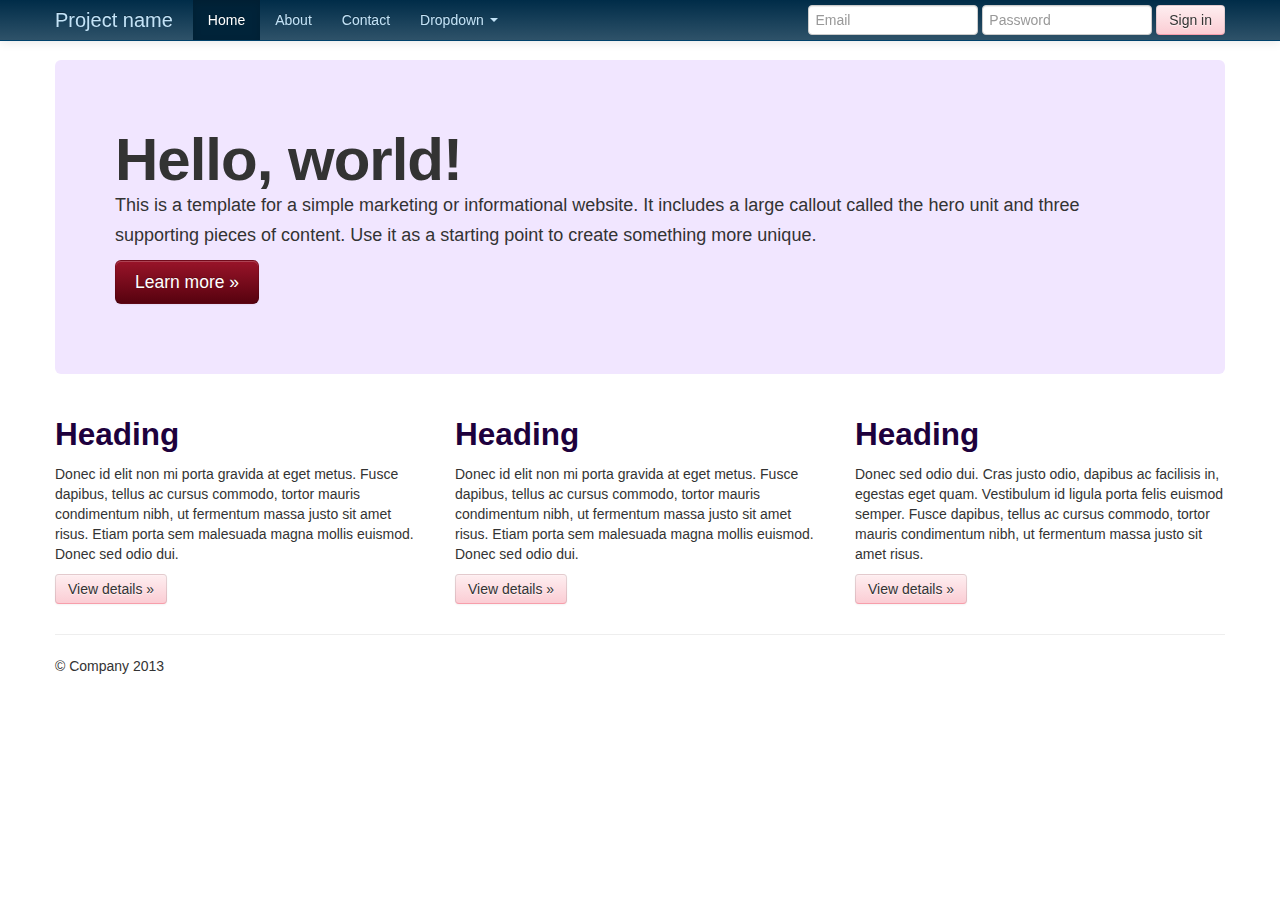
<file: bootstrap-2.3.2-master/docs/examples/hero.html>
<!DOCTYPE html>
<html lang="en">
  <head>
    <meta charset="utf-8">
    <title>Bootstrap, from Twitter</title>
    <meta name="viewport" content="width=device-width, initial-scale=1.0">
    <meta name="description" content="">
    <meta name="author" content="">

    <!-- Le styles -->
    <link href="../assets/css/bootstrap.css" rel="stylesheet">
    <style type="text/css">
      body {
        padding-top: 60px;
        padding-bottom: 40px;
      }
    </style>
    <link href="../assets/css/bootstrap-responsive.css" rel="stylesheet">

    <!-- HTML5 shim, for IE6-8 support of HTML5 elements -->
    <!--[if lt IE 9]>
      <script src="../assets/js/html5shiv.js"></script>
    <![endif]-->

    <!-- Fav and touch icons -->
    <link rel="apple-touch-icon-precomposed" sizes="144x144" href="../assets/ico/apple-touch-icon-144-precomposed.png">
    <link rel="apple-touch-icon-precomposed" sizes="114x114" href="../assets/ico/apple-touch-icon-114-precomposed.png">
      <link rel="apple-touch-icon-precomposed" sizes="72x72" href="../assets/ico/apple-touch-icon-72-precomposed.png">
                    <link rel="apple-touch-icon-precomposed" href="../assets/ico/apple-touch-icon-57-precomposed.png">
                                   <link rel="shortcut icon" href="../assets/ico/favicon.png">
  </head>

  <body>

    <div class="navbar navbar-inverse navbar-fixed-top">
      <div class="navbar-inner">
        <div class="container">
          <button type="button" class="btn btn-navbar" data-toggle="collapse" data-target=".nav-collapse">
            <span class="icon-bar"></span>
            <span class="icon-bar"></span>
            <span class="icon-bar"></span>
          </button>
          <a class="brand" href="#">Project name</a>
          <div class="nav-collapse collapse">
            <ul class="nav">
              <li class="active"><a href="#">Home</a></li>
              <li><a href="#about">About</a></li>
              <li><a href="#contact">Contact</a></li>
              <li class="dropdown">
                <a href="#" class="dropdown-toggle" data-toggle="dropdown">Dropdown <b class="caret"></b></a>
                <ul class="dropdown-menu">
                  <li><a href="#">Action</a></li>
                  <li><a href="#">Another action</a></li>
                  <li><a href="#">Something else here</a></li>
                  <li class="divider"></li>
                  <li class="nav-header">Nav header</li>
                  <li><a href="#">Separated link</a></li>
                  <li><a href="#">One more separated link</a></li>
                </ul>
              </li>
            </ul>
            <form class="navbar-form pull-right">
              <input class="span2" type="text" placeholder="Email">
              <input class="span2" type="password" placeholder="Password">
              <button type="submit" class="btn">Sign in</button>
            </form>
          </div><!--/.nav-collapse -->
        </div>
      </div>
    </div>

    <div class="container">

      <!-- Main hero unit for a primary marketing message or call to action -->
      <div class="hero-unit">
        <h1>Hello, world!</h1>
        <p>This is a template for a simple marketing or informational website. It includes a large callout called the hero unit and three supporting pieces of content. Use it as a starting point to create something more unique.</p>
        <p><a href="#" class="btn btn-primary btn-large">Learn more &raquo;</a></p>
      </div>

      <!-- Example row of columns -->
      <div class="row">
        <div class="span4">
          <h2>Heading</h2>
          <p>Donec id elit non mi porta gravida at eget metus. Fusce dapibus, tellus ac cursus commodo, tortor mauris condimentum nibh, ut fermentum massa justo sit amet risus. Etiam porta sem malesuada magna mollis euismod. Donec sed odio dui. </p>
          <p><a class="btn" href="#">View details &raquo;</a></p>
        </div>
        <div class="span4">
          <h2>Heading</h2>
          <p>Donec id elit non mi porta gravida at eget metus. Fusce dapibus, tellus ac cursus commodo, tortor mauris condimentum nibh, ut fermentum massa justo sit amet risus. Etiam porta sem malesuada magna mollis euismod. Donec sed odio dui. </p>
          <p><a class="btn" href="#">View details &raquo;</a></p>
       </div>
        <div class="span4">
          <h2>Heading</h2>
          <p>Donec sed odio dui. Cras justo odio, dapibus ac facilisis in, egestas eget quam. Vestibulum id ligula porta felis euismod semper. Fusce dapibus, tellus ac cursus commodo, tortor mauris condimentum nibh, ut fermentum massa justo sit amet risus.</p>
          <p><a class="btn" href="#">View details &raquo;</a></p>
        </div>
      </div>

      <hr>

      <footer>
        <p>&copy; Company 2013</p>
      </footer>

    </div> <!-- /container -->

    <!-- Le javascript
    ================================================== -->
    <!-- Placed at the end of the document so the pages load faster -->
    <script src="../assets/js/jquery.js"></script>
    <script src="../assets/js/bootstrap-transition.js"></script>
    <script src="../assets/js/bootstrap-alert.js"></script>
    <script src="../assets/js/bootstrap-modal.js"></script>
    <script src="../assets/js/bootstrap-dropdown.js"></script>
    <script src="../assets/js/bootstrap-scrollspy.js"></script>
    <script src="../assets/js/bootstrap-tab.js"></script>
    <script src="../assets/js/bootstrap-tooltip.js"></script>
    <script src="../assets/js/bootstrap-popover.js"></script>
    <script src="../assets/js/bootstrap-button.js"></script>
    <script src="../assets/js/bootstrap-collapse.js"></script>
    <script src="../assets/js/bootstrap-carousel.js"></script>
    <script src="../assets/js/bootstrap-typeahead.js"></script>

  </body>
</html>
</file>
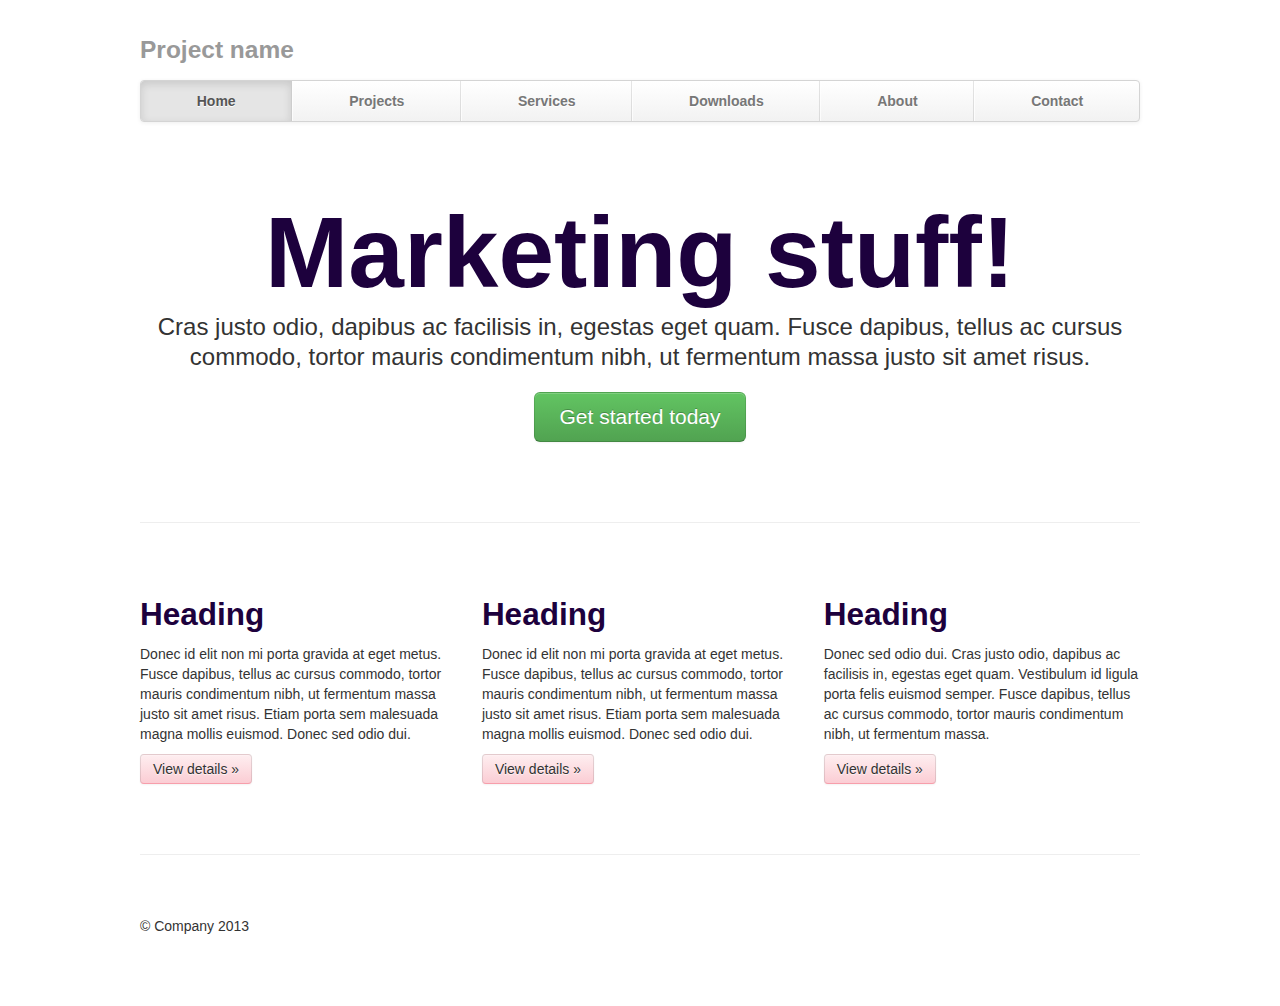
<file: bootstrap-2.3.2-master/docs/examples/justified-nav.html>
<!DOCTYPE html>
<html lang="en">
  <head>
    <meta charset="utf-8">
    <title>Template &middot; Bootstrap</title>
    <meta name="viewport" content="width=device-width, initial-scale=1.0">
    <meta name="description" content="">
    <meta name="author" content="">

    <!-- Le styles -->
    <link href="../assets/css/bootstrap.css" rel="stylesheet">
    <style type="text/css">
      body {
        padding-top: 20px;
        padding-bottom: 60px;
      }

      /* Custom container */
      .container {
        margin: 0 auto;
        max-width: 1000px;
      }
      .container > hr {
        margin: 60px 0;
      }

      /* Main marketing message and sign up button */
      .jumbotron {
        margin: 80px 0;
        text-align: center;
      }
      .jumbotron h1 {
        font-size: 100px;
        line-height: 1;
      }
      .jumbotron .lead {
        font-size: 24px;
        line-height: 1.25;
      }
      .jumbotron .btn {
        font-size: 21px;
        padding: 14px 24px;
      }

      /* Supporting marketing content */
      .marketing {
        margin: 60px 0;
      }
      .marketing p + h4 {
        margin-top: 28px;
      }


      /* Customize the navbar links to be fill the entire space of the .navbar */
      .navbar .navbar-inner {
        padding: 0;
      }
      .navbar .nav {
        margin: 0;
        display: table;
        width: 100%;
      }
      .navbar .nav li {
        display: table-cell;
        width: 1%;
        float: none;
      }
      .navbar .nav li a {
        font-weight: bold;
        text-align: center;
        border-left: 1px solid rgba(255,255,255,.75);
        border-right: 1px solid rgba(0,0,0,.1);
      }
      .navbar .nav li:first-child a {
        border-left: 0;
        border-radius: 3px 0 0 3px;
      }
      .navbar .nav li:last-child a {
        border-right: 0;
        border-radius: 0 3px 3px 0;
      }
    </style>
    <link href="../assets/css/bootstrap-responsive.css" rel="stylesheet">

    <!-- HTML5 shim, for IE6-8 support of HTML5 elements -->
    <!--[if lt IE 9]>
      <script src="../assets/js/html5shiv.js"></script>
    <![endif]-->

    <!-- Fav and touch icons -->
    <link rel="apple-touch-icon-precomposed" sizes="144x144" href="../assets/ico/apple-touch-icon-144-precomposed.png">
    <link rel="apple-touch-icon-precomposed" sizes="114x114" href="../assets/ico/apple-touch-icon-114-precomposed.png">
      <link rel="apple-touch-icon-precomposed" sizes="72x72" href="../assets/ico/apple-touch-icon-72-precomposed.png">
                    <link rel="apple-touch-icon-precomposed" href="../assets/ico/apple-touch-icon-57-precomposed.png">
                                   <link rel="shortcut icon" href="../assets/ico/favicon.png">
  </head>

  <body>

    <div class="container">

      <div class="masthead">
        <h3 class="muted">Project name</h3>
        <div class="navbar">
          <div class="navbar-inner">
            <div class="container">
              <ul class="nav">
                <li class="active"><a href="#">Home</a></li>
                <li><a href="#">Projects</a></li>
                <li><a href="#">Services</a></li>
                <li><a href="#">Downloads</a></li>
                <li><a href="#">About</a></li>
                <li><a href="#">Contact</a></li>
              </ul>
            </div>
          </div>
        </div><!-- /.navbar -->
      </div>

      <!-- Jumbotron -->
      <div class="jumbotron">
        <h1>Marketing stuff!</h1>
        <p class="lead">Cras justo odio, dapibus ac facilisis in, egestas eget quam. Fusce dapibus, tellus ac cursus commodo, tortor mauris condimentum nibh, ut fermentum massa justo sit amet risus.</p>
        <a class="btn btn-large btn-success" href="#">Get started today</a>
      </div>

      <hr>

      <!-- Example row of columns -->
      <div class="row-fluid">
        <div class="span4">
          <h2>Heading</h2>
          <p>Donec id elit non mi porta gravida at eget metus. Fusce dapibus, tellus ac cursus commodo, tortor mauris condimentum nibh, ut fermentum massa justo sit amet risus. Etiam porta sem malesuada magna mollis euismod. Donec sed odio dui. </p>
          <p><a class="btn" href="#">View details &raquo;</a></p>
        </div>
        <div class="span4">
          <h2>Heading</h2>
          <p>Donec id elit non mi porta gravida at eget metus. Fusce dapibus, tellus ac cursus commodo, tortor mauris condimentum nibh, ut fermentum massa justo sit amet risus. Etiam porta sem malesuada magna mollis euismod. Donec sed odio dui. </p>
          <p><a class="btn" href="#">View details &raquo;</a></p>
       </div>
        <div class="span4">
          <h2>Heading</h2>
          <p>Donec sed odio dui. Cras justo odio, dapibus ac facilisis in, egestas eget quam. Vestibulum id ligula porta felis euismod semper. Fusce dapibus, tellus ac cursus commodo, tortor mauris condimentum nibh, ut fermentum massa.</p>
          <p><a class="btn" href="#">View details &raquo;</a></p>
        </div>
      </div>

      <hr>

      <div class="footer">
        <p>&copy; Company 2013</p>
      </div>

    </div> <!-- /container -->

    <!-- Le javascript
    ================================================== -->
    <!-- Placed at the end of the document so the pages load faster -->
    <script src="../assets/js/jquery.js"></script>
    <script src="../assets/js/bootstrap-transition.js"></script>
    <script src="../assets/js/bootstrap-alert.js"></script>
    <script src="../assets/js/bootstrap-modal.js"></script>
    <script src="../assets/js/bootstrap-dropdown.js"></script>
    <script src="../assets/js/bootstrap-scrollspy.js"></script>
    <script src="../assets/js/bootstrap-tab.js"></script>
    <script src="../assets/js/bootstrap-tooltip.js"></script>
    <script src="../assets/js/bootstrap-popover.js"></script>
    <script src="../assets/js/bootstrap-button.js"></script>
    <script src="../assets/js/bootstrap-collapse.js"></script>
    <script src="../assets/js/bootstrap-carousel.js"></script>
    <script src="../assets/js/bootstrap-typeahead.js"></script>

  </body>
</html>
</file>
<file: bootstrap-2.3.2-master/docs/assets/js/google-code-prettify/prettify.css>
.com { color: #93a1a1; }
.lit { color: #195f91; }
.pun, .opn, .clo { color: #93a1a1; }
.fun { color: #dc322f; }
.str, .atv { color: #D14; }
.kwd, .prettyprint .tag { color: #1e347b; }
.typ, .atn, .dec, .var { color: teal; }
.pln { color: #48484c; }

.prettyprint {
  padding: 8px;
  background-color: #f7f7f9;
  border: 1px solid #e1e1e8;
}
.prettyprint.linenums {
  -webkit-box-shadow: inset 40px 0 0 #fbfbfc, inset 41px 0 0 #ececf0;
     -moz-box-shadow: inset 40px 0 0 #fbfbfc, inset 41px 0 0 #ececf0;
          box-shadow: inset 40px 0 0 #fbfbfc, inset 41px 0 0 #ececf0;
}

/* Specify class=linenums on a pre to get line numbering */
ol.linenums {
  margin: 0 0 0 33px; /* IE indents via margin-left */
}
ol.linenums li {
  padding-left: 12px;
  color: #bebec5;
  line-height: 20px;
  text-shadow: 0 1px 0 #fff;
}
</file>
<file: bootstrap-2.3.2-master/docs/assets/css/docs.css>
/* Add additional stylesheets below
-------------------------------------------------- */
/*
  Bootstrap's documentation styles
  Special styles for presenting Bootstrap's documentation and examples
*/



/* Body and structure
-------------------------------------------------- */

body {
  position: relative;
  padding-top: 40px;
}

/* Code in headings */
h3 code {
  font-size: 14px;
  font-weight: normal;
}



/* Tweak navbar brand link to be super sleek
-------------------------------------------------- */

body > .navbar {
  font-size: 13px;
}

/* Change the docs' brand */
body > .navbar .brand {
  padding-right: 0;
  padding-left: 0;
  margin-left: 20px;
  float: right;
  font-weight: bold;
  color: #000;
  text-shadow: 0 1px 0 rgba(255,255,255,.1), 0 0 30px rgba(255,255,255,.125);
  -webkit-transition: all .2s linear;
     -moz-transition: all .2s linear;
          transition: all .2s linear;
}
body > .navbar .brand:hover {
  text-decoration: none;
  text-shadow: 0 1px 0 rgba(255,255,255,.1), 0 0 30px rgba(255,255,255,.4);
}


/* Sections
-------------------------------------------------- */

/* padding for in-page bookmarks and fixed navbar */
section {
  padding-top: 30px;
}
section > .page-header,
section > .lead {
  color: #5a5a5a;
}
section > ul li {
  margin-bottom: 5px;
}

/* Separators (hr) */
.bs-docs-separator {
  margin: 40px 0 39px;
}

/* Faded out hr */
hr.soften {
  height: 1px;
  margin: 70px 0;
  background-image: -webkit-linear-gradient(left, rgba(0,0,0,0), rgba(0,0,0,.1), rgba(0,0,0,0));
  background-image:    -moz-linear-gradient(left, rgba(0,0,0,0), rgba(0,0,0,.1), rgba(0,0,0,0));
  background-image:     -ms-linear-gradient(left, rgba(0,0,0,0), rgba(0,0,0,.1), rgba(0,0,0,0));
  background-image:      -o-linear-gradient(left, rgba(0,0,0,0), rgba(0,0,0,.1), rgba(0,0,0,0));
  border: 0;
}



/* Jumbotrons
-------------------------------------------------- */

/* Base class
------------------------- */
.jumbotron {
  position: relative;
  padding: 40px 0;
  color: #fff;
  text-align: center;
  text-shadow: 0 1px 3px rgba(0,0,0,.4), 0 0 30px rgba(0,0,0,.075);
  background: #020031; /* Old browsers */
  background: -moz-linear-gradient(45deg,  #020031 0%, #6d3353 100%); /* FF3.6+ */
  background: -webkit-gradient(linear, left bottom, right top, color-stop(0%,#020031), color-stop(100%,#6d3353)); /* Chrome,Safari4+ */
  background: -webkit-linear-gradient(45deg,  #020031 0%,#6d3353 100%); /* Chrome10+,Safari5.1+ */
  background: -o-linear-gradient(45deg,  #020031 0%,#6d3353 100%); /* Opera 11.10+ */
  background: -ms-linear-gradient(45deg,  #020031 0%,#6d3353 100%); /* IE10+ */
  background: linear-gradient(45deg,  #020031 0%,#6d3353 100%); /* W3C */
  filter: progid:DXImageTransform.Microsoft.gradient( startColorstr='#020031', endColorstr='#6d3353',GradientType=1 ); /* IE6-9 fallback on horizontal gradient */
  -webkit-box-shadow: inset 0 3px 7px rgba(0,0,0,.2), inset 0 -3px 7px rgba(0,0,0,.2);
     -moz-box-shadow: inset 0 3px 7px rgba(0,0,0,.2), inset 0 -3px 7px rgba(0,0,0,.2);
          box-shadow: inset 0 3px 7px rgba(0,0,0,.2), inset 0 -3px 7px rgba(0,0,0,.2);
}
.jumbotron h1 {
  font-size: 80px;
  font-weight: bold;
  letter-spacing: -1px;
  line-height: 1;
}
.jumbotron p {
  font-size: 24px;
  font-weight: 300;
  line-height: 1.25;
  margin-bottom: 30px;
}

/* Link styles (used on .masthead-links as well) */
.jumbotron a {
  color: #fff;
  color: rgba(255,255,255,.5);
  -webkit-transition: all .2s ease-in-out;
     -moz-transition: all .2s ease-in-out;
          transition: all .2s ease-in-out;
}
.jumbotron a:hover {
  color: #fff;
  text-shadow: 0 0 10px rgba(255,255,255,.25);
}

/* Download button */
.masthead .btn {
  padding: 19px 24px;
  font-size: 24px;
  font-weight: 200;
  color: #fff; /* redeclare to override the `.jumbotron a` */
  border: 0;
  -webkit-border-radius: 6px;
     -moz-border-radius: 6px;
          border-radius: 6px;
  -webkit-box-shadow: inset 0 1px 0 rgba(255,255,255,.1), 0 1px 5px rgba(0,0,0,.25);
     -moz-box-shadow: inset 0 1px 0 rgba(255,255,255,.1), 0 1px 5px rgba(0,0,0,.25);
          box-shadow: inset 0 1px 0 rgba(255,255,255,.1), 0 1px 5px rgba(0,0,0,.25);
  -webkit-transition: none;
     -moz-transition: none;
          transition: none;
}
.masthead .btn:hover {
  -webkit-box-shadow: inset 0 1px 0 rgba(255,255,255,.1), 0 1px 5px rgba(0,0,0,.25);
     -moz-box-shadow: inset 0 1px 0 rgba(255,255,255,.1), 0 1px 5px rgba(0,0,0,.25);
          box-shadow: inset 0 1px 0 rgba(255,255,255,.1), 0 1px 5px rgba(0,0,0,.25);
}
.masthead .btn:active {
  -webkit-box-shadow: inset 0 2px 4px rgba(0,0,0,.1), 0 1px 0 rgba(255,255,255,.1);
     -moz-box-shadow: inset 0 2px 4px rgba(0,0,0,.1), 0 1px 0 rgba(255,255,255,.1);
          box-shadow: inset 0 2px 4px rgba(0,0,0,.1), 0 1px 0 rgba(255,255,255,.1);
}


/* Pattern overlay
------------------------- */
.jumbotron .container {
  position: relative;
  z-index: 2;
}
.jumbotron:after {
  content: '';
  display: block;
  position: absolute;
  top: 0;
  right: 0;
  bottom: 0;
  left: 0;
  background: url(../img/bs-docs-masthead-pattern.png) repeat center center;
  opacity: .4;
}
@media
only screen and (-webkit-min-device-pixel-ratio: 2),
only screen and (   min--moz-device-pixel-ratio: 2),
only screen and (     -o-min-device-pixel-ratio: 2/1) {

  .jumbotron:after {
    background-size: 150px 150px;
  }

}

/* Masthead (docs home)
------------------------- */
.masthead {
  padding: 70px 0 80px;
  margin-bottom: 0;
  color: #fff;
}
.masthead h1 {
  font-size: 120px;
  line-height: 1;
  letter-spacing: -2px;
}
.masthead p {
  font-size: 40px;
  font-weight: 200;
  line-height: 1.25;
}

/* Textual links in masthead */
.masthead-links {
  margin: 0;
  list-style: none;
}
.masthead-links li {
  display: inline;
  padding: 0 10px;
  color: rgba(255,255,255,.25);
}

/* Social proof buttons from GitHub & Twitter */
.bs-docs-social {
  padding: 15px 0;
  text-align: center;
  background-color: #f5f5f5;
  border-top: 1px solid #fff;
  border-bottom: 1px solid #ddd;
}

/* Quick links on Home */
.bs-docs-social-buttons {
  margin-left: 0;
  margin-bottom: 0;
  padding-left: 0;
  list-style: none;
}
.bs-docs-social-buttons li {
  display: inline-block;
  padding: 5px 8px;
  line-height: 1;
  *display: inline;
  *zoom: 1;
}

/* Subhead (other pages)
------------------------- */
.subhead {
  text-align: left;
  border-bottom: 1px solid #ddd;
}
.subhead h1 {
  font-size: 60px;
}
.subhead p {
  margin-bottom: 20px;
}
.subhead .navbar {
  display: none;
}



/* Marketing section of Overview
-------------------------------------------------- */

.marketing {
  text-align: center;
  color: #5a5a5a;
}
.marketing h1 {
  margin: 60px 0 10px;
  font-size: 60px;
  font-weight: 200;
  line-height: 1;
  letter-spacing: -1px;
}
.marketing h2 {
  font-weight: 200;
  margin-bottom: 5px;
}
.marketing p {
  font-size: 16px;
  line-height: 1.5;
}
.marketing .marketing-byline {
  margin-bottom: 40px;
  font-size: 20px;
  font-weight: 300;
  line-height: 1.25;
  color: #999;
}
.marketing-img {
  display: block;
  margin: 0 auto 30px;
  max-height: 145px;
}



/* Footer
-------------------------------------------------- */

.footer {
  text-align: center;
  padding: 30px 0;
  margin-top: 70px;
  border-top: 1px solid #e5e5e5;
  background-color: #f5f5f5;
}
.footer p {
  margin-bottom: 0;
  color: #777;
}
.footer-links {
  margin: 10px 0;
}
.footer-links li {
  display: inline;
  padding: 0 2px;
}
.footer-links li:first-child {
  padding-left: 0;
}



/* Special grid styles
-------------------------------------------------- */

.show-grid {
  margin-top: 10px;
  margin-bottom: 20px;
}
.show-grid [class*="span"] {
  background-color: #eee;
  text-align: center;
  -webkit-border-radius: 3px;
     -moz-border-radius: 3px;
          border-radius: 3px;
  min-height: 40px;
  line-height: 40px;
}
.show-grid [class*="span"]:hover {
  background-color: #ddd;
}
.show-grid .show-grid {
  margin-top: 0;
  margin-bottom: 0;
}
.show-grid .show-grid [class*="span"] {
  margin-top: 5px;
}
.show-grid [class*="span"] [class*="span"] {
  background-color: #ccc;
}
.show-grid [class*="span"] [class*="span"] [class*="span"] {
  background-color: #999;
}



/* Mini layout previews
-------------------------------------------------- */
.mini-layout {
  border: 1px solid #ddd;
  -webkit-border-radius: 6px;
     -moz-border-radius: 6px;
          border-radius: 6px;
  -webkit-box-shadow: 0 1px 2px rgba(0,0,0,.075);
     -moz-box-shadow: 0 1px 2px rgba(0,0,0,.075);
          box-shadow: 0 1px 2px rgba(0,0,0,.075);
}
.mini-layout,
.mini-layout .mini-layout-body,
.mini-layout.fluid .mini-layout-sidebar {
  height: 300px;
}
.mini-layout {
  margin-bottom: 20px;
  padding: 9px;
}
.mini-layout div {
  -webkit-border-radius: 3px;
     -moz-border-radius: 3px;
          border-radius: 3px;
}
.mini-layout .mini-layout-body {
  background-color: #dceaf4;
  margin: 0 auto;
  width: 70%;
}
.mini-layout.fluid .mini-layout-sidebar,
.mini-layout.fluid .mini-layout-header,
.mini-layout.fluid .mini-layout-body {
  float: left;
}
.mini-layout.fluid .mini-layout-sidebar {
  background-color: #bbd8e9;
  width: 20%;
}
.mini-layout.fluid .mini-layout-body {
  width: 77.5%;
  margin-left: 2.5%;
}



/* Download page
-------------------------------------------------- */

.download .page-header {
  margin-top: 36px;
}
.page-header .toggle-all {
  margin-top: 5px;
}

/* Space out h3s when following a section */
.download h3 {
  margin-bottom: 5px;
}
.download-builder input + h3,
.download-builder .checkbox + h3 {
  margin-top: 9px;
}

/* Fields for variables */
.download-builder input[type=text] {
  margin-bottom: 9px;
  font-family: Menlo, Monaco, "Courier New", monospace;
  font-size: 12px;
  color: #d14;
}
.download-builder input[type=text]:focus {
  background-color: #fff;
}

/* Custom, larger checkbox labels */
.download .checkbox {
  padding: 6px 10px 6px 25px;
  font-size: 13px;
  line-height: 18px;
  color: #555;
  background-color: #f9f9f9;
  -webkit-border-radius: 3px;
     -moz-border-radius: 3px;
          border-radius: 3px;
  cursor: pointer;
}
.download .checkbox:hover {
  color: #333;
  background-color: #f5f5f5;
}
.download .checkbox small {
  font-size: 12px;
  color: #777;
}

/* Variables section */
#variables label {
  margin-bottom: 0;
}

/* Giant download button */
.download-btn {
  margin: 36px 0 108px;
}
#download p,
#download h4 {
  max-width: 50%;
  margin: 0 auto;
  color: #999;
  text-align: center;
}
#download h4 {
  margin-bottom: 0;
}
#download p {
  margin-bottom: 18px;
}
.download-btn .btn {
  display: block;
  width: auto;
  padding: 19px 24px;
  margin-bottom: 27px;
  font-size: 30px;
  line-height: 1;
  text-align: center;
  -webkit-border-radius: 6px;
     -moz-border-radius: 6px;
          border-radius: 6px;
}



/* Misc
-------------------------------------------------- */

/* Make tables spaced out a bit more */
h2 + table,
h3 + table,
h4 + table,
h2 + .row {
  margin-top: 5px;
}

/* Example sites showcase */
.example-sites {
  xmargin-left: 20px;
}
.example-sites img {
  max-width: 100%;
  margin: 0 auto;
}

.scrollspy-example {
  height: 200px;
  overflow: auto;
  position: relative;
}


/* Fake the :focus state to demo it */
.focused {
  border-color: rgba(82,168,236,.8);
  -webkit-box-shadow: inset 0 1px 3px rgba(0,0,0,.1), 0 0 8px rgba(82,168,236,.6);
     -moz-box-shadow: inset 0 1px 3px rgba(0,0,0,.1), 0 0 8px rgba(82,168,236,.6);
          box-shadow: inset 0 1px 3px rgba(0,0,0,.1), 0 0 8px rgba(82,168,236,.6);
  outline: 0;
}

/* For input sizes, make them display block */
.docs-input-sizes select,
.docs-input-sizes input[type=text] {
  display: block;
  margin-bottom: 9px;
}

/* Icons
------------------------- */
.the-icons {
  margin-left: 0;
  list-style: none;
}
.the-icons li {
  float: left;
  width: 25%;
  line-height: 25px;
}
.the-icons i:hover {
  background-color: rgba(255,0,0,.25);
}

/* Example page
------------------------- */
.bootstrap-examples h4 {
  margin: 10px 0 5px;
}
.bootstrap-examples p {
  font-size: 13px;
  line-height: 18px;
}
.bootstrap-examples .thumbnail {
  margin-bottom: 9px;
  background-color: #fff;
}



/* Bootstrap code examples
-------------------------------------------------- */

/* Base class */
.bs-docs-example {
  position: relative;
  margin: 15px 0;
  padding: 39px 19px 14px;
  *padding-top: 19px;
  background-color: #fff;
  border: 1px solid #ddd;
  -webkit-border-radius: 4px;
     -moz-border-radius: 4px;
          border-radius: 4px;
}

/* Echo out a label for the example */
.bs-docs-example:after {
  content: "Example";
  position: absolute;
  top: -1px;
  left: -1px;
  padding: 3px 7px;
  font-size: 12px;
  font-weight: bold;
  background-color: #f5f5f5;
  border: 1px solid #ddd;
  color: #9da0a4;
  -webkit-border-radius: 4px 0 4px 0;
     -moz-border-radius: 4px 0 4px 0;
          border-radius: 4px 0 4px 0;
}

/* Remove spacing between an example and it's code */
.bs-docs-example + .prettyprint {
  margin-top: -20px;
  padding-top: 15px;
}

/* Tweak examples
------------------------- */
.bs-docs-example > p:last-child {
  margin-bottom: 0;
}
.bs-docs-example .table,
.bs-docs-example .progress,
.bs-docs-example .well,
.bs-docs-example .alert,
.bs-docs-example .hero-unit,
.bs-docs-example .pagination,
.bs-docs-example .navbar,
.bs-docs-example > .nav,
.bs-docs-example blockquote {
  margin-bottom: 5px;
}
.bs-docs-example .pagination {
  margin-top: 0;
}
.bs-navbar-top-example,
.bs-navbar-bottom-example {
  z-index: 1;
  padding: 0;
  height: 90px;
  overflow: hidden; /* cut the drop shadows off */
}
.bs-navbar-top-example .navbar-fixed-top,
.bs-navbar-bottom-example .navbar-fixed-bottom {
  margin-left: 0;
  margin-right: 0;
}
.bs-navbar-top-example {
  -webkit-border-radius: 0 0 4px 4px;
     -moz-border-radius: 0 0 4px 4px;
          border-radius: 0 0 4px 4px;
}
.bs-navbar-top-example:after {
  top: auto;
  bottom: -1px;
  -webkit-border-radius: 0 4px 0 4px;
     -moz-border-radius: 0 4px 0 4px;
          border-radius: 0 4px 0 4px;
}
.bs-navbar-bottom-example {
  -webkit-border-radius: 4px 4px 0 0;
     -moz-border-radius: 4px 4px 0 0;
          border-radius: 4px 4px 0 0;
}
.bs-navbar-bottom-example .navbar {
  margin-bottom: 0;
}
form.bs-docs-example {
  padding-bottom: 19px;
}

/* Images */
.bs-docs-example-images img {
  margin: 10px;
  display: inline-block;
}

/* Tooltips */
.bs-docs-tooltip-examples {
  text-align: center;
  margin: 0 0 10px;
  list-style: none;
}
.bs-docs-tooltip-examples li {
  display: inline;
  padding: 0 10px;
}

/* Popovers */
.bs-docs-example-popover {
  padding-bottom: 24px;
  background-color: #f9f9f9;
}
.bs-docs-example-popover .popover {
  position: relative;
  display: block;
  float: left;
  width: 260px;
  margin: 20px;
}

/* Dropdowns */
.bs-docs-example-submenus {
  min-height: 180px;
}
.bs-docs-example-submenus > .pull-left + .pull-left {
  margin-left: 20px;
}
.bs-docs-example-submenus .dropup > .dropdown-menu,
.bs-docs-example-submenus .dropdown > .dropdown-menu {
  display: block;
  position: static;
  margin-bottom: 5px;
  *width: 180px;
}



/* Responsive docs
-------------------------------------------------- */

/* Utility classes table
------------------------- */
.responsive-utilities th small {
  display: block;
  font-weight: normal;
  color: #999;
}
.responsive-utilities tbody th {
  font-weight: normal;
}
.responsive-utilities td {
  text-align: center;
}
.responsive-utilities td.is-visible {
  color: #468847;
  background-color: #dff0d8 !important;
}
.responsive-utilities td.is-hidden {
  color: #ccc;
  background-color: #f9f9f9 !important;
}

/* Responsive tests
------------------------- */
.responsive-utilities-test {
  margin-top: 5px;
  margin-left: 0;
  list-style: none;
  overflow: hidden; /* clear floats */
}
.responsive-utilities-test li {
  position: relative;
  float: left;
  width: 25%;
  height: 43px;
  font-size: 14px;
  font-weight: bold;
  line-height: 43px;
  color: #999;
  text-align: center;
  border: 1px solid #ddd;
  -webkit-border-radius: 4px;
     -moz-border-radius: 4px;
          border-radius: 4px;
}
.responsive-utilities-test li + li {
  margin-left: 10px;
}
.responsive-utilities-test span {
  position: absolute;
  top:    -1px;
  left:   -1px;
  right:  -1px;
  bottom: -1px;
  -webkit-border-radius: 4px;
     -moz-border-radius: 4px;
          border-radius: 4px;
}
.responsive-utilities-test span {
  color: #468847;
  background-color: #dff0d8;
  border: 1px solid #d6e9c6;
}



/* Sidenav for Docs
-------------------------------------------------- */

.bs-docs-sidenav {
  width: 228px;
  margin: 30px 0 0;
  padding: 0;
  background-color: #fff;
  -webkit-border-radius: 6px;
     -moz-border-radius: 6px;
          border-radius: 6px;
  -webkit-box-shadow: 0 1px 4px rgba(0,0,0,.065);
     -moz-box-shadow: 0 1px 4px rgba(0,0,0,.065);
          box-shadow: 0 1px 4px rgba(0,0,0,.065);
}
.bs-docs-sidenav > li > a {
  display: block;
  width: 190px \9;
  margin: 0 0 -1px;
  padding: 8px 14px;
  border: 1px solid #e5e5e5;
}
.bs-docs-sidenav > li:first-child > a {
  -webkit-border-radius: 6px 6px 0 0;
     -moz-border-radius: 6px 6px 0 0;
          border-radius: 6px 6px 0 0;
}
.bs-docs-sidenav > li:last-child > a {
  -webkit-border-radius: 0 0 6px 6px;
     -moz-border-radius: 0 0 6px 6px;
          border-radius: 0 0 6px 6px;
}
.bs-docs-sidenav > .active > a {
  position: relative;
  z-index: 2;
  padding: 9px 15px;
  border: 0;
  text-shadow: 0 1px 0 rgba(0,0,0,.15);
  -webkit-box-shadow: inset 1px 0 0 rgba(0,0,0,.1), inset -1px 0 0 rgba(0,0,0,.1);
     -moz-box-shadow: inset 1px 0 0 rgba(0,0,0,.1), inset -1px 0 0 rgba(0,0,0,.1);
          box-shadow: inset 1px 0 0 rgba(0,0,0,.1), inset -1px 0 0 rgba(0,0,0,.1);
}
/* Chevrons */
.bs-docs-sidenav .icon-chevron-right {
  float: right;
  margin-top: 2px;
  margin-right: -6px;
  opacity: .25;
}
.bs-docs-sidenav > li > a:hover {
  background-color: #f5f5f5;
}
.bs-docs-sidenav a:hover .icon-chevron-right {
  opacity: .5;
}
.bs-docs-sidenav .active .icon-chevron-right,
.bs-docs-sidenav .active a:hover .icon-chevron-right {
  background-image: url(../img/glyphicons-halflings-white.png);
  opacity: 1;
}
.bs-docs-sidenav.affix {
  top: 40px;
}
.bs-docs-sidenav.affix-bottom {
  position: absolute;
  top: auto;
  bottom: 270px;
}




/* Responsive
-------------------------------------------------- */

/* Desktop large
------------------------- */
@media (min-width: 1200px) {
  .bs-docs-container {
    max-width: 970px;
  }
  .bs-docs-sidenav {
    width: 258px;
  }
  .bs-docs-sidenav > li > a {
    width: 230px \9; /* Override the previous IE8-9 hack */
  }
}

/* Desktop
------------------------- */
@media (max-width: 980px) {
  /* Unfloat brand */
  body > .navbar-fixed-top .brand {
    float: left;
    margin-left: 0;
    padding-left: 10px;
    padding-right: 10px;
  }

  /* Inline-block quick links for more spacing */
  .quick-links li {
    display: inline-block;
    margin: 5px;
  }

  /* When affixed, space properly */
  .bs-docs-sidenav {
    top: 0;
    width: 218px;
    margin-top: 30px;
    margin-right: 0;
  }
}

/* Tablet to desktop
------------------------- */
@media (min-width: 768px) and (max-width: 979px) {
  /* Remove any padding from the body */
  body {
    padding-top: 0;
  }
  /* Widen masthead and social buttons to fill body padding */
  .jumbotron {
    margin-top: -20px; /* Offset bottom margin on .navbar */
  }
  /* Adjust sidenav width */
  .bs-docs-sidenav {
    width: 166px;
    margin-top: 20px;
  }
  .bs-docs-sidenav.affix {
    top: 0;
  }
}

/* Tablet
------------------------- */
@media (max-width: 767px) {
  /* Remove any padding from the body */
  body {
    padding-top: 0;
  }

  /* Widen masthead and social buttons to fill body padding */
  .jumbotron {
    padding: 40px 20px;
    margin-top:   -20px; /* Offset bottom margin on .navbar */
    margin-right: -20px;
    margin-left:  -20px;
  }
  .masthead h1 {
    font-size: 90px;
  }
  .masthead p,
  .masthead .btn {
    font-size: 24px;
  }
  .marketing .span4 {
    margin-bottom: 40px;
  }
  .bs-docs-social {
    margin: 0 -20px;
  }

  /* Space out the show-grid examples */
  .show-grid [class*="span"] {
    margin-bottom: 5px;
  }

  /* Sidenav */
  .bs-docs-sidenav {
    width: auto;
    margin-bottom: 20px;
  }
  .bs-docs-sidenav.affix {
    position: static;
    width: auto;
    top: 0;
  }

  /* Unfloat the back to top link in footer */
  .footer {
    margin-left: -20px;
    margin-right: -20px;
    padding-left: 20px;
    padding-right: 20px;
  }
  .footer p {
    margin-bottom: 9px;
  }
}

/* Landscape phones
------------------------- */
@media (max-width: 480px) {
  /* Remove padding above jumbotron */
  body {
    padding-top: 0;
  }

  /* Change up some type stuff */
  h2 small {
    display: block;
  }

  /* Downsize the jumbotrons */
  .jumbotron h1 {
    font-size: 45px;
  }
  .jumbotron p,
  .jumbotron .btn {
    font-size: 18px;
  }
  .jumbotron .btn {
    display: block;
    margin: 0 auto;
  }

  /* center align subhead text like the masthead */
  .subhead h1,
  .subhead p {
    text-align: center;
  }

  /* Marketing on home */
  .marketing h1 {
    font-size: 30px;
  }
  .marketing-byline {
    font-size: 18px;
  }

  /* center example sites */
  .example-sites {
    margin-left: 0;
  }
  .example-sites > li {
    float: none;
    display: block;
    max-width: 280px;
    margin: 0 auto 18px;
    text-align: center;
  }
  .example-sites .thumbnail > img {
    max-width: 270px;
  }

  /* Do our best to make tables work in narrow viewports */
  table code {
    white-space: normal;
    word-wrap: break-word;
    word-break: break-all;
  }

  /* Examples: dropdowns */
  .bs-docs-example-submenus > .pull-left {
    float: none;
    clear: both;
  }
  .bs-docs-example-submenus > .pull-left,
  .bs-docs-example-submenus > .pull-left + .pull-left {
    margin-left: 0;
  }
  .bs-docs-example-submenus p {
    margin-bottom: 0;
  }
  .bs-docs-example-submenus .dropup > .dropdown-menu,
  .bs-docs-example-submenus .dropdown > .dropdown-menu {
    margin-bottom: 10px;
    float: none;
    max-width: 180px;
  }

  /* Examples: modal */
  .modal-example .modal {
    position: relative;
    top: auto;
    right: auto;
    bottom: auto;
    left: auto;
  }

  /* Tighten up footer */
  .footer {
    padding-top: 20px;
    padding-bottom: 20px;
  }
}
</file>
<file: bootstrap-2.3.2-master/js/tests/vendor/qunit.css>
/**
 * QUnit - A JavaScript Unit Testing Framework
 *
 * http://docs.jquery.com/QUnit
 *
 * Copyright (c) 2012 John Resig, Jörn Zaefferer
 * Dual licensed under the MIT (MIT-LICENSE.txt)
 * or GPL (GPL-LICENSE.txt) licenses.
 */

/** Font Family and Sizes */

#qunit-tests, #qunit-header, #qunit-banner, #qunit-testrunner-toolbar, #qunit-userAgent, #qunit-testresult {
	font-family: "Helvetica Neue Light", "HelveticaNeue-Light", "Helvetica Neue", Calibri, Helvetica, Arial, sans-serif;
}

#qunit-testrunner-toolbar, #qunit-userAgent, #qunit-testresult, #qunit-tests li { font-size: small; }
#qunit-tests { font-size: smaller; }


/** Resets */

#qunit-tests, #qunit-tests ol, #qunit-header, #qunit-banner, #qunit-userAgent, #qunit-testresult {
	margin: 0;
	padding: 0;
}


/** Header */

#qunit-header {
	padding: 0.5em 0 0.5em 1em;

	color: #8699a4;
	background-color: #0d3349;

	font-size: 1.5em;
	line-height: 1em;
	font-weight: normal;

	border-radius: 15px 15px 0 0;
	-moz-border-radius: 15px 15px 0 0;
	-webkit-border-top-right-radius: 15px;
	-webkit-border-top-left-radius: 15px;
}

#qunit-header a {
	text-decoration: none;
	color: #c2ccd1;
}

#qunit-header a:hover,
#qunit-header a:focus {
	color: #fff;
}

#qunit-banner {
	height: 5px;
}

#qunit-testrunner-toolbar {
	padding: 0.5em 0 0.5em 2em;
	color: #5E740B;
	background-color: #eee;
}

#qunit-userAgent {
	padding: 0.5em 0 0.5em 2.5em;
	background-color: #2b81af;
	color: #fff;
	text-shadow: rgba(0, 0, 0, 0.5) 2px 2px 1px;
}


/** Tests: Pass/Fail */

#qunit-tests {
	list-style-position: inside;
}

#qunit-tests li {
	padding: 0.4em 0.5em 0.4em 2.5em;
	border-bottom: 1px solid #fff;
	list-style-position: inside;
}

#qunit-tests.hidepass li.pass, #qunit-tests.hidepass li.running  {
	display: none;
}

#qunit-tests li strong {
	cursor: pointer;
}

#qunit-tests li a {
	padding: 0.5em;
	color: #c2ccd1;
	text-decoration: none;
}
#qunit-tests li a:hover,
#qunit-tests li a:focus {
	color: #000;
}

#qunit-tests ol {
	margin-top: 0.5em;
	padding: 0.5em;

	background-color: #fff;

	border-radius: 15px;
	-moz-border-radius: 15px;
	-webkit-border-radius: 15px;

	box-shadow: inset 0px 2px 13px #999;
	-moz-box-shadow: inset 0px 2px 13px #999;
	-webkit-box-shadow: inset 0px 2px 13px #999;
}

#qunit-tests table {
	border-collapse: collapse;
	margin-top: .2em;
}

#qunit-tests th {
	text-align: right;
	vertical-align: top;
	padding: 0 .5em 0 0;
}

#qunit-tests td {
	vertical-align: top;
}

#qunit-tests pre {
	margin: 0;
	white-space: pre-wrap;
	word-wrap: break-word;
}

#qunit-tests del {
	background-color: #e0f2be;
	color: #374e0c;
	text-decoration: none;
}

#qunit-tests ins {
	background-color: #ffcaca;
	color: #500;
	text-decoration: none;
}

/*** Test Counts */

#qunit-tests b.counts                       { color: black; }
#qunit-tests b.passed                       { color: #5E740B; }
#qunit-tests b.failed                       { color: #710909; }

#qunit-tests li li {
	margin: 0.5em;
	padding: 0.4em 0.5em 0.4em 0.5em;
	background-color: #fff;
	border-bottom: none;
	list-style-position: inside;
}

/*** Passing Styles */

#qunit-tests li li.pass {
	color: #5E740B;
	background-color: #fff;
	border-left: 26px solid #C6E746;
}

#qunit-tests .pass                          { color: #528CE0; background-color: #D2E0E6; }
#qunit-tests .pass .test-name               { color: #366097; }

#qunit-tests .pass .test-actual,
#qunit-tests .pass .test-expected           { color: #999999; }

#qunit-banner.qunit-pass                    { background-color: #C6E746; }

/*** Failing Styles */

#qunit-tests li li.fail {
	color: #710909;
	background-color: #fff;
	border-left: 26px solid #EE5757;
	white-space: pre;
}

#qunit-tests > li:last-child {
	border-radius: 0 0 15px 15px;
	-moz-border-radius: 0 0 15px 15px;
	-webkit-border-bottom-right-radius: 15px;
	-webkit-border-bottom-left-radius: 15px;
}

#qunit-tests .fail                          { color: #000000; background-color: #EE5757; }
#qunit-tests .fail .test-name,
#qunit-tests .fail .module-name             { color: #000000; }

#qunit-tests .fail .test-actual             { color: #EE5757; }
#qunit-tests .fail .test-expected           { color: green;   }

#qunit-banner.qunit-fail                    { background-color: #EE5757; }


/** Result */

#qunit-testresult {
	padding: 0.5em 0.5em 0.5em 2.5em;

	color: #2b81af;
	background-color: #D2E0E6;

	border-bottom: 1px solid white;
}

/** Fixture */

#qunit-fixture {
	position: absolute;
	top: -10000px;
	left: -10000px;
}

/** Runoff */

#qunit-fixture {
  display:none;
}
</file>
